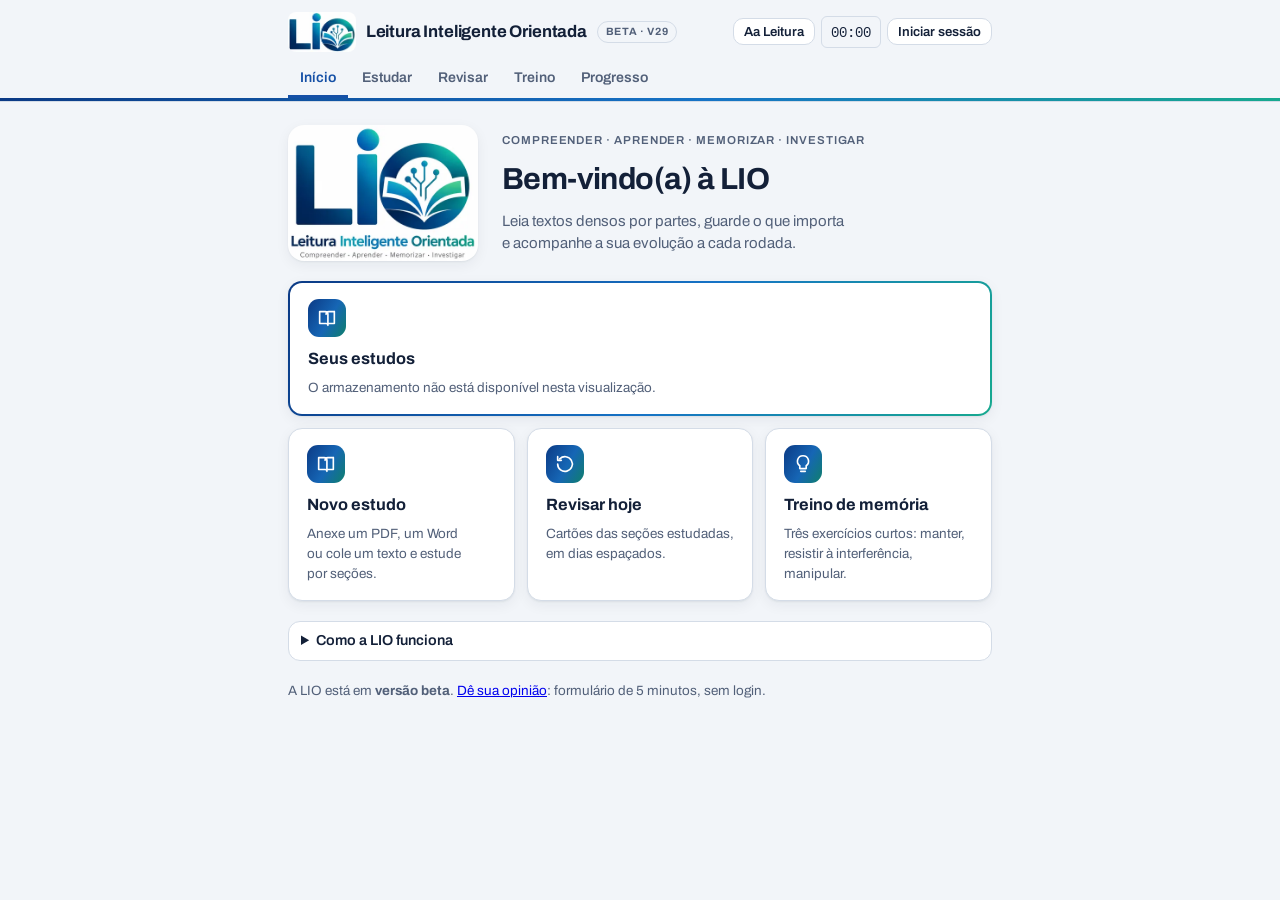
<file: fonte/base/lio-e.html>
<!doctype html>
<html lang="pt-BR">
<head>
<meta charset="utf-8">
<meta name="viewport" content="width=device-width,initial-scale=1">
<!--
  LIO · Leitura Inteligente Orientada — versão para Claude (artefato do claude.ai)
  Versão 29 (beta) · 14/10/2026 · Especificação comum: não publicada nesta fase (ver DECLARACAO_IA.md)
  Copyright (C) 2026 Joacy Raimundo França
  Licença: GNU Affero General Public License 3.0 ou posterior (AGPL-3.0-or-later), ver LICENSE.
  Co-desenvolvimento humano–IA: concebido, especificado e validado por Joacy Raimundo França;
  código gerado pelo Claude (Anthropic) sob a direção do autor. Ver DECLARACAO_IA.md.
-->
<title>LIO · Leitura Inteligente Orientada</title>
<link rel="preconnect" href="https://fonts.googleapis.com">
<link rel="preconnect" href="https://fonts.gstatic.com" crossorigin>
<link rel="stylesheet" href="https://fonts.googleapis.com/css2?family=Archivo:wght@400;500;600;700&family=Literata:ital,opsz,wght@0,7..72,400;0,7..72,600;1,7..72,400&family=IBM+Plex+Mono:wght@400;500&family=Atkinson+Hyperlegible:wght@400;700&family=Lexend:wght@400;600&display=swap">
<style>
/* Layout: uma coluna de leitura (~68ch) sob cabeçalho fixo com abas; a passagem é o único cartão destacado de cada tela */
:root{
  --bg:#F2F5F9; --surface:#FFFFFF; --ink:#132038; --muted:#526079; --line:#D4DCE7;
  --accent:#1550A6; --accent-ink:#FFFFFF; --accent-soft:#E4EDF9; --accent2:#0F8F7E;
  --grad:linear-gradient(120deg,#0B3A85 0%,#1673C6 55%,#17A98F 100%);
  --mark:#F6DF7C; --ok:#1E8458; --bad:#B9412D;
  --v1:#1550A6; --v2:#A86A12; --v3:#0F8F7E; --v4:#9A3B63;
  --sombra:0 1px 2px rgba(19,32,56,.06),0 4px 14px rgba(19,32,56,.06);
  --f-ui:"Archivo", "Helvetica Neue", Arial, sans-serif;
  --f-read:"Literata", Georgia, "Times New Roman", serif;
  --f-mono:"IBM Plex Mono", ui-monospace, Menlo, monospace;
  --read-size:1.125rem; --read-lh:1.75; --read-ls:0em; --read-w:68ch;
}
@media (prefers-color-scheme: dark){ :root:not([data-theme="light"]){
  --bg:#0C1424; --surface:#131D31; --ink:#E5ECF6; --muted:#9BAAC2; --line:#263552;
  --accent:#78AEF2; --accent-ink:#081224; --accent-soft:#182A4B; --accent2:#4FD1B8;
  --grad:linear-gradient(120deg,#2C64C2 0%,#2B8FE0 55%,#2BC0A3 100%);
  --mark:#5A4C10; --ok:#5CCB94; --bad:#F08A73;
  --v1:#78AEF2; --v2:#E0A84A; --v3:#4FD1B8; --v4:#E08AB0; --sombra:0 1px 2px rgba(0,0,0,.3),0 6px 18px rgba(0,0,0,.25); color-scheme:dark; } }
:root[data-theme="dark"]{
  --bg:#0C1424; --surface:#131D31; --ink:#E5ECF6; --muted:#9BAAC2; --line:#263552;
  --accent:#78AEF2; --accent-ink:#081224; --accent-soft:#182A4B; --accent2:#4FD1B8;
  --grad:linear-gradient(120deg,#2C64C2 0%,#2B8FE0 55%,#2BC0A3 100%);
  --mark:#5A4C10; --ok:#5CCB94; --bad:#F08A73;
  --v1:#78AEF2; --v2:#E0A84A; --v3:#4FD1B8; --v4:#E08AB0; --sombra:0 1px 2px rgba(0,0,0,.3),0 6px 18px rgba(0,0,0,.25); color-scheme:dark; }

*{box-sizing:border-box}
body{margin:0}
[hidden]{display:none!important}
img{max-width:100%}
body{background:var(--bg);color:var(--ink);font-family:var(--f-ui);font-size:15px;line-height:1.5}
.wrap{max-width:46rem;margin:0 auto;padding-inline:16px}
header.top{position:sticky;top:env(safe-area-inset-top,0px);z-index:5;background:var(--bg);border-bottom:1px solid var(--line)}
.bar{display:flex;align-items:center;justify-content:space-between;gap:12px;flex-wrap:wrap;padding-block:12px 8px}
.brand{font-weight:700;font-size:1.05rem;letter-spacing:-.01em;display:flex;align-items:center;gap:10px}
.lio-logo{height:40px;width:auto;border-radius:8px;flex:none}
.lio-hero{width:min(260px,70%);height:auto;border-radius:14px;align-self:flex-start}
.brand small{display:block;font-weight:500;font-size:.72rem;color:var(--muted);letter-spacing:.06em;text-transform:uppercase}
.tools{display:flex;gap:6px;align-items:center;flex-wrap:wrap}
.timer{font-family:var(--f-mono);font-variant-numeric:tabular-nums;font-size:.9rem;padding:4px 8px;border:1px solid var(--line);border-radius:6px;min-width:4.2em;text-align:center}
nav.tabs{display:flex;gap:2px;overflow-x:auto;scrollbar-width:none}
nav.tabs button{flex:0 0 auto;border:0;background:none;color:var(--muted);font:600 .88rem var(--f-ui);padding:10px 12px;border-bottom:3px solid transparent;cursor:pointer}
nav.tabs button[aria-current="true"]{color:var(--ink);border-bottom-color:var(--accent)}
nav.tabs .n{font-family:var(--f-mono);font-weight:500;margin-right:4px;color:var(--accent)}

main{padding-block:24px 64px;display:flex;flex-direction:column;gap:20px}
h1{font-size:1.6rem;line-height:1.2;margin:0;letter-spacing:-.02em;text-wrap:balance}
h2{font-size:1.15rem;margin:0;text-wrap:balance}
p{margin:0}
.lead{color:var(--muted);max-width:62ch}
.eyebrow{font-size:.72rem;font-weight:600;letter-spacing:.08em;text-transform:uppercase;color:var(--muted)}
.stack{display:flex;flex-direction:column;gap:12px}
.row{display:flex;gap:8px;flex-wrap:wrap;align-items:center}

.btn{font:600 .92rem var(--f-ui);border-radius:8px;padding:10px 16px;border:1px solid var(--line);background:var(--surface);color:var(--ink);cursor:pointer}
.btn.primary{background:var(--accent);border-color:var(--accent);color:var(--accent-ink)}
.btn.small{padding:5px 10px;font-size:.82rem}
.btn:disabled{opacity:.45;cursor:not-allowed}
.btn:focus-visible,nav.tabs button:focus-visible,.opt:focus-visible,.chip:focus-visible,input:focus-visible{outline:3px solid var(--accent);outline-offset:2px}

.passage{background:var(--surface);border:1px solid var(--line);border-radius:10px;padding:20px 22px;font-family:var(--f-read);font-size:var(--read-size);line-height:var(--read-lh);letter-spacing:var(--read-ls);max-width:var(--read-w)}
.passage p+p{margin-top:.8em}
.passage .label{font-family:var(--f-ui);font-size:.75rem;font-weight:600;letter-spacing:.06em;text-transform:uppercase;color:var(--muted);margin-bottom:8px;display:block}
.hiddenbox{border:1px dashed var(--line);border-radius:10px;padding:18px 22px;color:var(--muted);font-style:italic;font-family:var(--f-read)}
mark.core{background:var(--mark);color:var(--ink);padding:0 2px;border-radius:2px}
sup.fn{font-family:var(--f-mono);color:var(--accent);font-weight:500}

.q{font-weight:600;font-size:1rem}
.opts{display:flex;flex-direction:column;gap:8px}
.opt{text-align:left;font:400 1rem/1.45 var(--f-read);padding:12px 14px;border-radius:8px;border:1px solid var(--line);background:var(--surface);color:var(--ink);cursor:pointer}
.opt:hover:not(:disabled){border-color:var(--accent)}
.opt.right{border-color:var(--ok);box-shadow:inset 4px 0 0 var(--ok)}
.opt.wrong{border-color:var(--bad);box-shadow:inset 4px 0 0 var(--bad)}
.opt:disabled{cursor:default}
.fb{font-size:.95rem;padding:12px 14px;border-radius:8px;background:var(--accent-soft)}
.fb b.ok{color:var(--ok)} .fb b.bad{color:var(--bad)}

.field label{display:block;font-size:.82rem;font-weight:600;color:var(--muted);margin-bottom:4px}
.field select{width:100%;font:1rem var(--f-ui);padding:10px 12px;border-radius:8px;border:1px solid var(--line);background:var(--surface);color:var(--ink)}
.field input{width:100%;font:1rem var(--f-read);padding:10px 12px;border-radius:8px;border:1px solid var(--line);background:var(--surface);color:var(--ink)}

.choices{display:grid;grid-template-columns:repeat(auto-fit,minmax(13rem,1fr));gap:10px}
.choice{text-align:left;border:1px solid var(--line);border-radius:10px;padding:14px;background:var(--surface);color:var(--ink);cursor:pointer;font:inherit;display:flex;flex-direction:column;gap:4px;min-width:0}
.choice[aria-pressed="true"]{border-color:var(--accent);box-shadow:0 0 0 2px var(--accent) inset}
.choice b{font-size:.95rem} .choice span{font-size:.84rem;color:var(--muted)}

.subtabs{display:flex;gap:6px;flex-wrap:wrap}
.chip{border:1px solid var(--line);background:var(--surface);color:var(--ink);border-radius:999px;padding:6px 12px;font:600 .84rem var(--f-ui);cursor:pointer}
.chip[aria-pressed="true"]{background:var(--ink);color:var(--bg);border-color:var(--ink)}

.steps{display:flex;gap:4px;flex-wrap:wrap}
.steps i{width:22px;height:6px;border-radius:3px;background:var(--line)}
.steps i.done{background:var(--accent)} .steps i.now{background:var(--ink)}
.steps.nav{gap:2px;align-items:center}
.steps.nav button{border:0;background:none;padding:9px 1px;margin:0;cursor:pointer;display:inline-flex;border-radius:4px}
.steps.nav button i{transition:height .12s}
.steps.nav button:hover i,.steps.nav button:focus-visible i{height:10px}
.steps.nav button:focus-visible{outline:2px solid var(--accent);outline-offset:1px}
.steps.nav button.fim i{width:12px;border-radius:50%;height:12px;background:none;border:2px solid var(--line)}
.steps.nav button.fim.now i{border-color:var(--ink)}
.navpar{display:flex;align-items:center;gap:8px;flex-wrap:wrap}
.navpar .note{margin:0}
.secinteira .sh{font-family:var(--f-ui);font-weight:700;font-size:1rem;margin:1.2em 0 .4em}
.secinteira .pgsep{display:block;font-family:var(--f-ui);font-size:.72rem;font-weight:600;letter-spacing:.06em;text-transform:uppercase;color:var(--muted);margin:1.1em 0 .4em;border-top:1px dashed var(--line);padding-top:.5em}
.secinteira .sp{margin:0 0 .8em;padding:4px 8px;margin-left:-8px;margin-right:-8px;border-radius:6px;cursor:pointer;border-left:3px solid transparent}
.secinteira .sp:hover{background:var(--accent-soft)}
.secinteira .sp.atual{background:var(--accent-soft);border-left-color:var(--accent)}
.secinteira .sp.q{padding-left:2em}
.secinteira .sp .pn{font-family:var(--f-ui);font-size:.7rem;font-weight:700;color:var(--muted);margin-right:6px}
.secinteira .sp .ok{font-family:var(--f-ui);font-size:.7rem;color:var(--accent);margin-left:4px}

.orderlist{list-style:none;margin:0;padding:0;display:flex;flex-direction:column;gap:8px}
.orderlist li{display:flex;gap:10px;align-items:flex-start;border:1px solid var(--line);border-radius:8px;padding:10px 12px;background:var(--surface)}
.orderlist .txt{flex:1;min-width:0;font-family:var(--f-read);line-height:1.5}
.orderlist .pos{font-family:var(--f-mono);color:var(--muted);min-width:1.4em}
.orderlist .mv{display:flex;flex-direction:column;gap:4px}
.orderlist li.right{border-color:var(--ok)} .orderlist li.wrong{border-color:var(--bad)}
.yr{font-family:var(--f-mono);font-weight:500;color:var(--accent);margin-right:6px}

.claim{border-top:1px solid var(--line);padding-block:12px;display:flex;flex-direction:column;gap:8px}
.claim .t{font-family:var(--f-read)}
.claim .res{font-size:.88rem}
.v-autor{--vc:var(--v1)} .v-b{--vc:var(--v2)} .v-c{--vc:var(--v3)} .v-d{--vc:var(--v4)}
.seg{background:color-mix(in srgb,var(--vc) 16%,transparent);border-bottom:2px solid var(--vc)}
.legend{display:flex;gap:12px;flex-wrap:wrap;font-size:.82rem}
.legend span::before{content:"";display:inline-block;width:10px;height:10px;border-radius:2px;background:var(--vc);margin-right:6px;vertical-align:-1px}

.roles{display:flex;gap:4px;flex-wrap:wrap}
.roles .chip{font-size:.78rem;padding:4px 10px}

table{border-collapse:collapse;width:100%;font-size:.9rem}
.tbl{overflow-x:auto}
th,td{text-align:left;padding:8px 10px;border-bottom:1px solid var(--line);vertical-align:top}
th{font-size:.75rem;letter-spacing:.06em;text-transform:uppercase;color:var(--muted);font-weight:600}
td.num{font-family:var(--f-mono);font-variant-numeric:tabular-nums}
.pill{display:inline-block;font-size:.75rem;font-weight:600;padding:2px 8px;border-radius:999px;border:1px solid currentColor}
.pill.up{color:var(--ok)} .pill.keep{color:var(--muted)} .pill.down{color:var(--bad)}
.banner{background:var(--mark);color:var(--ink);padding:10px 16px;font-weight:600;font-size:.9rem}
.note{font-size:.84rem;color:var(--muted)}
.score{font-family:var(--f-mono);font-size:2.2rem;font-weight:500;font-variant-numeric:tabular-nums}
@media (prefers-reduced-motion:no-preference){.opt,.btn,.chip{transition:border-color .15s,background .15s}}

/* ---- Estudo ---- */
.linkbtn{background:none;border:0;padding:0;color:var(--accent);font:600 .88rem var(--f-ui);cursor:pointer;align-self:flex-start}
.linkbtn:focus-visible{outline:3px solid var(--accent);outline-offset:2px}
.drop{display:flex;flex-direction:column;align-items:center;gap:6px;border:2px dashed var(--line);border-radius:12px;padding:36px 16px;text-align:center;cursor:pointer;background:var(--surface)}
.drop.over,.drop:hover{border-color:var(--accent)}
.drop b{font-size:1.05rem}
.studyrow{display:flex;justify-content:space-between;gap:12px;flex-wrap:wrap;align-items:center;padding-block:14px;border-top:1px solid var(--line)}
.sr-main{display:flex;flex-direction:column;gap:2px;min-width:0;flex:1 1 16rem}
.sr-main b{font-size:1rem}
.panel{border:1px solid var(--accent);border-radius:10px;padding:14px 16px;display:flex;flex-direction:column;gap:10px;background:var(--accent-soft)}
textarea{width:100%;font:.95rem/1.55 var(--f-read);padding:10px 12px;border-radius:8px;border:1px solid var(--line);background:var(--surface);color:var(--ink);min-height:8rem;resize:vertical}
textarea:focus-visible{outline:3px solid var(--accent);outline-offset:2px}
.field textarea{min-height:6rem}
.grid2{display:grid;grid-template-columns:repeat(auto-fit,minmax(9rem,1fr));gap:10px}
.passage.q{border-left:4px solid var(--v3);font-style:italic}
.subtitle{font-family:var(--f-ui);font-weight:700;font-size:.95rem;color:var(--muted)}
.skel{list-style:none;padding:0;margin:0;display:flex;flex-direction:column;gap:10px;font-family:var(--f-read);max-width:68ch}
.skel .sk-h{font-family:var(--f-ui);font-weight:700;margin-top:6px}
.pgref{font-family:var(--f-mono);font-size:.76rem;color:var(--muted);margin-right:6px;white-space:nowrap}
details{border:1px solid var(--line);border-radius:8px;padding:8px 12px;background:var(--surface)}
summary{cursor:pointer;font-weight:600;font-size:.9rem}
details[open] summary{margin-bottom:8px}
details .note-t{font-family:var(--f-read);font-size:.92rem;line-height:1.55}
details .note-t+.note-t{margin-top:6px}
#toast{position:fixed;left:50%;transform:translateX(-50%);bottom:calc(16px + env(safe-area-inset-bottom,0px));background:var(--ink);color:var(--bg);padding:10px 16px;border-radius:8px;max-width:calc(100% - 32px);z-index:10;font-size:.9rem;box-shadow:0 4px 16px rgba(0,0,0,.2)}
.pill.prog{color:var(--accent)}
.relcards{display:grid;grid-template-columns:repeat(auto-fit,minmax(14rem,1fr));gap:10px}
.relcard{border:1px solid var(--line);border-radius:10px;padding:12px 14px;background:var(--surface);display:flex;flex-direction:column;gap:6px;min-width:0}
.relcard p{font-family:var(--f-read);font-size:.95rem}
.resumo{margin:0;padding-left:1.4em;display:flex;flex-direction:column;gap:6px;font-family:var(--f-read)}
.argview{display:flex;flex-direction:column;gap:10px}
.argview .role{font-size:.72rem;font-weight:600;letter-spacing:.07em;text-transform:uppercase;color:var(--muted)}
.argview p{font-family:var(--f-read)}
.gloss{list-style:none;margin:0;padding:0;display:flex;flex-direction:column;gap:8px}
.gloss li{display:flex;gap:10px;align-items:flex-start;border-top:1px solid var(--line);padding-top:8px}
.gloss .gt{flex:1;min-width:0;font-family:var(--f-read)}
.fich{background:var(--surface);border:1px solid var(--line);border-radius:10px;padding:20px 22px;font-family:var(--f-read);line-height:1.6;max-width:72ch;display:flex;flex-direction:column;gap:10px}
.fich h2{font-family:var(--f-ui);font-size:1.1rem;margin-top:14px}
.fich h3{font-family:var(--f-ui);font-size:.8rem;letter-spacing:.07em;text-transform:uppercase;color:var(--muted);margin:8px 0 0}
.fich ul{margin:0;padding-left:1.3em;display:flex;flex-direction:column;gap:4px}
.spin{display:inline-block;width:12px;height:12px;border:2px solid var(--line);border-top-color:var(--accent);border-radius:50%;vertical-align:-1px;margin-right:6px}
@media (prefers-reduced-motion:no-preference){.spin{animation:sp 0.9s linear infinite}}
@keyframes sp{to{transform:rotate(360deg)}}
/* ---- Leitura acessível, revisão ---- */
:root[data-paleta="sepia"][data-paleta]{--bg:#F2EADA;--surface:#FBF6EB;--ink:#3A2E21;--muted:#6B5D4B;--line:#DACCB3;--accent:#76571C;--accent-ink:#FFFFFF;--accent-soft:#EEE2CA;--mark:#F0D27B;--ok:#4B772C;--bad:#A13F28;color-scheme:light}
:root[data-paleta="contraste"][data-paleta]{--bg:#FFFFFF;--surface:#FFFFFF;--ink:#000000;--muted:#1A1A1A;--line:#000000;--accent:#0030C0;--accent-ink:#FFFFFF;--accent-soft:#E3EAFF;--mark:#FFE600;--ok:#00661C;--bad:#B00000;color-scheme:light}
:root[data-paleta="contraste-escuro"][data-paleta]{--bg:#000000;--surface:#0A0A0A;--ink:#FFFFFF;--muted:#E8E8E8;--line:#FFFFFF;--accent:#80D4FF;--accent-ink:#000000;--accent-soft:#0B2A3A;--mark:#6E5F00;--ok:#5CFF8A;--bad:#FF8A80;color-scheme:dark}
.pnl{border-top:1px solid var(--line);background:var(--bg);max-height:70vh;overflow:auto}
.pnl .wrap{padding-block:14px 18px;display:flex;flex-direction:column;gap:14px}
.pnl-head{display:flex;justify-content:space-between;align-items:center;gap:12px}
.pnl-grid{display:grid;grid-template-columns:repeat(auto-fit,minmax(15rem,1fr));gap:14px}
.pnl-item{display:flex;flex-direction:column;gap:6px;min-width:0}
.pnl-lbl{font-size:.78rem;font-weight:600;letter-spacing:.05em;text-transform:uppercase;color:var(--muted)}
.pbar{display:flex;gap:6px;flex-wrap:wrap;margin-bottom:10px;font-style:normal;letter-spacing:normal}
::highlight(lendo){background-color:var(--mark);color:var(--ink)}
.passage.foco{color:color-mix(in srgb,var(--ink) 40%,var(--surface))}
::highlight(foco){color:var(--ink);background-color:color-mix(in srgb,var(--mark) 55%,transparent)}
.passage.cartao blockquote{margin:8px 0 0;padding-left:12px;border-left:3px solid var(--accent);font-style:italic}
.passage.cartao.verso{border-color:var(--accent)}
.stat{border:1px solid var(--line);border-radius:10px;padding:12px 16px;background:var(--surface);display:flex;flex-direction:column;gap:2px}
.notas{display:grid;grid-template-columns:repeat(auto-fit,minmax(10rem,1fr));gap:8px}
.notas .btn{display:flex;flex-direction:column;align-items:flex-start;gap:2px;text-align:left}
.notas .btn small{font-weight:400;font-size:.78rem;opacity:.85}
.panel.apoio{border-color:var(--v3);background:color-mix(in srgb,var(--v3) 8%,var(--surface))}

.edg{background:var(--surface)}
.edg>summary{font-size:1rem}
.edit{border-top:1px solid var(--line);padding-block:12px;display:flex;flex-direction:column;gap:8px}
.edit.off{opacity:.45}
.edit .inc{display:flex;gap:6px;align-items:center;font-size:.85rem;font-weight:600}
.ed{display:flex;flex-direction:column;gap:3px;font-size:.78rem;color:var(--muted)}
.ed input,.ed select,.ed textarea{font:.95rem var(--f-read);color:var(--ink);background:var(--bg);border:1px solid var(--line);border-radius:6px;padding:7px 10px;min-height:0;width:100%}
.ed textarea{min-height:3.2rem}
.banner.live{background:var(--accent-soft);color:var(--ink);border-bottom:1px solid var(--accent)}
.banner .wrap.row{gap:8px;align-items:center;padding-block:2px}
.dot{display:inline-block;width:9px;height:9px;border-radius:50%;background:var(--ok);margin-right:6px;vertical-align:1px}
.skip{position:absolute;left:-999px;top:0;background:var(--ink);color:var(--bg);padding:8px 12px;z-index:20}
.skip:focus{left:16px;top:8px}

/* ---- Refinamento visual LIO ---- */
body{background:var(--bg)}
header.top{border-bottom:0;box-shadow:0 1px 0 var(--line)}
header.top::after{content:"";display:block;height:3px;background:var(--grad)}
.brand-t{font-weight:700;letter-spacing:-.01em}
.lio-logo{background:#fff}
nav.tabs .ti{display:none}
nav.tabs button{border-radius:8px 8px 0 0}
nav.tabs button:hover{color:var(--ink)}
nav.tabs button[aria-current="true"]{color:var(--accent);border-bottom-color:var(--accent)}
.btn{border-radius:10px;transition:background .15s,border-color .15s,box-shadow .15s,transform .05s}
.btn:hover:not(:disabled){border-color:var(--accent)}
.btn.primary{box-shadow:0 1px 2px rgba(11,58,133,.25)}
.btn.primary:hover:not(:disabled){filter:brightness(1.08)}
.btn:active:not(:disabled){transform:translateY(1px)}
.btn:disabled{opacity:.5}
.linkbtn{color:var(--accent)}
.linkbtn.sutil{font-weight:500;color:var(--muted);text-decoration:underline;text-underline-offset:3px;text-decoration-color:var(--line)}
.linkbtn.sutil:hover{color:var(--ink)}
.passage,.stat,.relcard,.fich,details,.tbl{border-radius:12px}
.passage,.stat,.relcard,.fich{box-shadow:var(--sombra)}
.panel{border-radius:12px}
.chip{transition:background .15s,border-color .15s}
.chip:hover{border-color:var(--accent)}
.chip[aria-pressed="true"]{background:var(--accent);border-color:var(--accent);color:var(--accent-ink)}
.trilha{flex-wrap:nowrap;overflow-x:auto;scrollbar-width:thin;padding-bottom:4px}
.trilha .chip{flex:0 0 auto;display:inline-flex;align-items:center;gap:6px}
.trilha .pn{display:inline-grid;place-items:center;min-width:1.25rem;height:1.25rem;border-radius:50%;background:var(--accent-soft);color:var(--accent);font:700 .7rem var(--f-ui)}
.trilha .chip.feito{border-color:var(--ok)}
.trilha .chip.feito .pn{background:var(--ok);color:#fff}
.trilha .chip[aria-pressed="true"] .pn{background:var(--accent-ink);color:var(--accent)}
.vazio{display:flex;gap:12px;align-items:flex-start;border:1px solid var(--line);background:var(--surface);border-radius:12px;padding:16px 18px;color:var(--muted)}
.vazio .vz-i{flex:none;width:26px;height:26px;border-radius:50%;border:3px solid var(--accent2);opacity:.8}
.vazio p{margin:2px 0 0}
.hero{display:grid;grid-template-columns:auto 1fr;gap:24px;align-items:center}
.lio-hero{width:190px;max-width:100%;height:auto;border-radius:16px;box-shadow:var(--sombra);background:#fff}
.hero-t h1{font-size:1.9rem}
.hcards{display:grid;grid-template-columns:repeat(auto-fit,minmax(14rem,1fr));gap:12px}
.hcard{position:relative;text-align:left;display:flex;flex-direction:column;gap:6px;padding:16px 18px;border:1px solid var(--line);border-radius:14px;background:var(--surface);color:var(--ink);font:inherit;cursor:pointer;box-shadow:var(--sombra);transition:border-color .15s,transform .15s;min-width:0}
button.hcard:hover{border-color:var(--accent);transform:translateY(-2px)}
button.hcard:focus-visible{outline:3px solid var(--accent);outline-offset:2px}
.hcard b{font-size:1.02rem}
.hcard[hidden]{display:none}
.hcard.destaque{grid-column:1 / -1;cursor:default;border:2px solid transparent;background:linear-gradient(var(--surface),var(--surface)) padding-box,var(--grad) border-box}
.hc-t{font-size:1.25rem!important;font-family:var(--f-read)}
.hc-i{display:inline-grid;place-items:center;width:38px;height:38px;border-radius:11px;background:var(--grad);color:#fff;margin-bottom:4px}
.hc-i .ic{width:22px;height:22px}
.hc-n{font:800 1.05rem var(--f-ui)}
.meter{height:8px;border-radius:999px;background:var(--accent-soft);overflow:hidden}
.meter i{display:block;height:100%;background:var(--grad);border-radius:inherit}
.comofunc{background:var(--surface)}
.cele{display:flex;gap:12px;align-items:center;padding:14px 16px;border-radius:14px;background:var(--accent-soft);border:1px solid var(--accent)}
.cele-i{flex:none;display:grid;place-items:center;width:40px;height:40px;border-radius:50%;background:var(--grad);color:#fff;font:800 1.2rem var(--f-ui)}
body .mfab{background:var(--grad)}
@media (prefers-reduced-motion:no-preference){
 main>*{animation:entra .28s ease-out both}
 @keyframes entra{from{opacity:0;transform:translateY(6px)}}
 .cele{animation:pop .45s cubic-bezier(.2,1.4,.4,1) both}
 @keyframes pop{from{opacity:0;transform:scale(.94)}}}
@media (max-width:720px){
 .brand-t,.so-desk,#clockBtn{display:none}
 .bar{padding-block:8px;flex-wrap:nowrap}
 .lio-logo{height:34px}
 nav.tabs{position:fixed;left:0;right:0;bottom:0;z-index:20;justify-content:space-around;gap:0;background:var(--surface);border-top:1px solid var(--line);padding:4px 2px calc(4px + env(safe-area-inset-bottom,0px));box-shadow:0 -4px 16px rgba(0,0,0,.06)}
 nav.tabs button{flex:1 1 0;display:flex;flex-direction:column;align-items:center;gap:2px;padding:6px 2px;border-bottom:0;border-radius:10px;font-size:.68rem;min-width:0}
 nav.tabs .ti{display:block;width:22px;height:22px}
 nav.tabs .tl{white-space:nowrap;overflow:hidden;text-overflow:ellipsis;max-width:100%}
 nav.tabs button[aria-current="true"]{background:var(--accent-soft)}
 main{padding-bottom:140px}
 .hero{grid-template-columns:1fr;gap:14px}
 .lio-hero{width:150px}
 .hero-t h1{font-size:1.55rem}
 body .mfab{bottom:calc(76px + env(safe-area-inset-bottom,0px));padding:12px 14px}
 body .mfab .mfl{display:none}
 body .mtoast{bottom:calc(136px + env(safe-area-inset-bottom,0px))}
 #toast{bottom:calc(80px + env(safe-area-inset-bottom,0px))}
}
/* ---- Rodadas ---- */
.rgraf{margin:0;display:flex;flex-direction:column;gap:4px;max-width:440px}
.rgraf svg{width:100%;height:auto;display:block}
.rg-l{stroke:var(--line);stroke-width:1}.rg-t{font:9px var(--f-ui);fill:var(--muted)}
polyline.rg-comp{stroke:var(--accent);stroke-width:2.5}circle.rg-comp{fill:var(--accent)}
polyline.rg-cal{stroke:var(--v3);stroke-width:2;stroke-dasharray:5 4}circle.rg-cal{fill:var(--v3)}
.rg-k{display:inline-block;width:18px;height:0;border-top:3px solid var(--accent);vertical-align:middle;margin:0 4px 0 10px}.rg-k.rg-kc{margin-left:0}.rg-k.rg-kl{border-top:2px dashed var(--v3)}
/* ---- Mensagens (painel flutuante) ---- */
.mpainel[hidden],.mapp [hidden],.mbadge[hidden],.mtoast[hidden],.mfab[hidden]{display:none!important}
main{padding-bottom:96px}
.mfab{position:fixed;right:16px;bottom:calc(16px + env(safe-area-inset-bottom,0px));z-index:12;display:inline-flex;align-items:center;gap:6px;border:0;border-radius:999px;padding:11px 16px;background:var(--accent);color:var(--accent-ink);font:700 .9rem var(--f-ui);box-shadow:0 6px 20px rgba(0,0,0,.22);cursor:pointer}
.mfab:focus-visible{outline:3px solid var(--ink);outline-offset:2px}
.mbadge{display:inline-grid;place-items:center;min-width:1.35rem;height:1.35rem;padding:0 5px;border-radius:999px;background:var(--bad);color:#fff;font:700 .72rem var(--f-ui);font-variant-numeric:tabular-nums}
.mpainel{position:fixed;right:16px;bottom:calc(72px + env(safe-area-inset-bottom,0px));z-index:12;width:min(380px,calc(100vw - 32px));height:min(560px,calc(100vh - 140px));display:flex;flex-direction:column;background:var(--surface);color:var(--ink);border:1px solid var(--line);border-radius:14px;box-shadow:0 12px 40px rgba(0,0,0,.25);overflow:hidden}
.mpainel.larga{width:min(760px,calc(100vw - 32px))}
.mtopo{display:flex;justify-content:space-between;align-items:center;gap:8px;padding:8px 10px 8px 14px;border-bottom:1px solid var(--line);background:var(--bg)}
.mtopo b{display:block;font-size:.95rem}.mtopo .note{display:block;font-size:.74rem}
.mapp{flex:1;min-height:0;display:grid;grid-template-columns:1fr;background:var(--surface)}
.mapp.duas{grid-template-columns:14rem 1fr}
.mapp:not(.duas).aberta .mlado{display:none}.mapp:not(.duas):not(.aberta) .mconv{display:none}
.mlado{background:var(--bg);border-right:1px solid var(--line);min-height:0;display:flex;flex-direction:column}
.mlist{overflow-y:auto;flex:1;padding:4px 6px 12px;display:flex;flex-direction:column;gap:2px}
.msec{font-size:.68rem;text-transform:uppercase;letter-spacing:.08em;color:var(--muted);padding:12px 8px 4px;font-weight:700}
.mnote{margin:2px 8px 6px}
.mitem{display:grid;grid-template-columns:34px 1fr auto;gap:8px;align-items:center;padding:7px;border-radius:10px;border:0;background:none;color:inherit;font:inherit;text-align:left;cursor:pointer;width:100%}
.mitem:hover{background:var(--surface)}.mitem[aria-current="true"]{background:var(--surface);box-shadow:inset 3px 0 0 var(--accent)}
.mitem:focus-visible,.mform textarea:focus-visible,.mtoast:focus-visible{outline:3px solid var(--accent);outline-offset:2px}
.mav{width:34px;height:34px;border-radius:50%;position:relative;flex:none}
.mav img{width:100%;height:100%;border-radius:50%;display:block}
.mav .mon{position:absolute;right:-1px;bottom:-1px;width:10px;height:10px;border-radius:50%;background:var(--ok);border:2px solid var(--bg)}
.mav.turma{display:grid;place-items:center;background:var(--accent);color:var(--accent-ink);font-weight:700}
.mmeta{min-width:0}.mmeta b{display:block;font-size:.92rem;white-space:nowrap;overflow:hidden;text-overflow:ellipsis}
.mmeta span{display:block;color:var(--muted);font-size:.8rem;white-space:nowrap;overflow:hidden;text-overflow:ellipsis}
.mtag{font-size:.66rem;font-weight:700;color:var(--accent);border:1px solid currentColor;border-radius:4px;padding:0 4px;margin-left:6px;vertical-align:1px;display:inline!important}
.mpill{background:var(--bad);color:#fff;font-size:.72rem;font-weight:700;min-width:1.35rem;height:1.35rem;border-radius:999px;display:grid;place-items:center;padding:0 5px;font-variant-numeric:tabular-nums}
.mconv{display:flex;flex-direction:column;min-height:0;min-width:0}
.mhead{display:flex;align-items:center;gap:10px;padding:8px 12px;border-bottom:1px solid var(--line)}
.mht{min-width:0}.mht h2{font-size:.98rem;white-space:nowrap;overflow:hidden;text-overflow:ellipsis}
.mback{display:none}.mapp:not(.duas) .mback{display:block}
.mchamar{margin-left:auto;flex:none}
.mbox{flex:1;overflow-y:auto;padding:10px 12px;display:flex;flex-direction:column;gap:2px}
.mdia{align-self:center;font-size:.74rem;color:var(--muted);background:var(--bg);border-radius:10px;padding:2px 10px;margin:10px 0 6px}
.mrow{display:flex;gap:8px;align-items:flex-end;max-width:86%}.mrow.gap{margin-top:8px}
.mrow.eu{align-self:flex-end;flex-direction:row-reverse}
.mrow .mav{width:26px;height:26px}.mesp{width:26px;flex:none}
.mbub{background:var(--bg);border:1px solid var(--line);border-radius:14px;padding:6px 10px;min-width:0;overflow-wrap:anywhere;white-space:pre-wrap;font-family:var(--f-read);font-size:.93rem;line-height:1.45}
.mrow.eu .mbub{background:var(--accent-soft);border-color:transparent}
.mquem{display:block;font:700 .74rem var(--f-ui);color:var(--accent);margin-bottom:1px}
.mctx{display:block;font:italic .72rem var(--f-ui);color:var(--muted);margin-top:3px;white-space:normal}
.mbub time{float:right;font:.68rem var(--f-mono);color:var(--muted);margin:6px 0 -4px 10px}
.mvista{align-self:flex-end;font-size:.74rem;color:var(--muted);margin:2px 4px 0}
.mvazio{margin:auto;text-align:center;color:var(--muted);max-width:32ch}.mvazio b{display:block;color:var(--ink);margin-bottom:4px}
.mtyp{min-height:18px;padding:0 12px;font-size:.78rem;color:var(--muted);font-style:italic}
.mctxbar{display:flex;gap:8px;justify-content:space-between;align-items:baseline;padding:2px 12px 0;font-size:.75rem;color:var(--muted)}
.mctxbar span{min-width:0;overflow:hidden;text-overflow:ellipsis;white-space:nowrap}.mctxbar .linkbtn{font-size:.75rem;flex:none}
.mform{display:flex;gap:8px;padding:6px 12px 10px;align-items:flex-end}
.mform textarea{flex:1;min-height:0;resize:none;border-radius:12px;padding:8px 12px;max-height:140px;min-width:0;background:var(--bg);font-family:var(--f-ui)}
.mro{padding:10px 12px;border-top:1px solid var(--line)}
.mtoast{position:fixed;right:16px;bottom:calc(72px + env(safe-area-inset-bottom,0px));z-index:13;background:var(--ink);color:var(--bg);border:0;font:inherit;text-align:left;border-radius:12px;padding:10px 14px;max-width:min(340px,calc(100% - 32px));box-shadow:0 6px 24px rgba(0,0,0,.25);cursor:pointer}
.mtoast b{display:block;font-size:.8rem}.mtoast span{display:block;font-size:.9rem;white-space:nowrap;overflow:hidden;text-overflow:ellipsis}
@media (max-width:720px){.mpainel{left:0;right:0;bottom:0;width:100%;height:min(82vh,640px);border-radius:14px 14px 0 0;border-bottom:0}.mpainel:not([hidden]) ~ .mfab{display:none}}
@media print{.mfab,.mpainel,.mtoast{display:none!important}}
/* ---- Auditoria de layout (v22): medida, quebras, áreas de toque, contraste ---- */
:root{--measure:36em;--grad-ink:linear-gradient(120deg,#0B3A85 0%,#1666B5 55%,#0F7F6C 100%)}
/* quebras: sem palavra sozinha na última linha; títulos curtos equilibrados */
p,li,dd,figcaption,label,summary,.note,.lead,.mbub{text-wrap:pretty}
.eyebrow,.hcard b,th,.btn,.chip,.linkbtn{text-wrap:balance}
/* medida de leitura do texto de interface: cerca de 75 caracteres por linha */
.lead,main p.note,.pnl p.note,main p:not([class]):not(.passage p):not(.fich p):not(.relcard p):not(.argview p){max-width:var(--measure)}
.lead,.drop .note,.vazio p{text-wrap:balance}
.skel{max-width:min(62ch,100%)}
/* links de voltar: texto alinhado à esquerda quando quebra e área de clique maior sem mudar o espaço */
.linkbtn{text-align:left;padding-block:4px;margin-block:-4px}
/* detalhes: a linha do resumo inteira é clicável, com o mesmo desenho */
details{padding:0 12px}
summary{padding-block:8px}
details[open]{padding-bottom:8px}
details[open] summary{margin-bottom:0}
/* caixas de seleção alinhadas ao texto */
.chk{display:flex;gap:10px;align-items:flex-start;cursor:pointer;min-height:24px}
.chk>input{flex:none;width:1.05rem;height:1.05rem;margin:.18em 0 0;accent-color:var(--accent)}
.chk>span{min-width:0}
label.btn{display:inline-flex;align-items:center;justify-content:center}
/* índices da rodada: três colunas iguais, ou uma por linha no celular */
.grid2.g3{grid-template-columns:repeat(3,minmax(0,1fr))}
.rg-leg{display:flex;flex-wrap:wrap;gap:4px 14px}.rg-leg>span{white-space:nowrap}.rg-leg .rg-k{margin-left:0}
/* contraste: texto branco só sobre fundos escuros o bastante, nos dois temas */
.hc-i,.cele-i{background:var(--grad-ink)}
body .mfab{background:var(--grad-ink);color:#fff}
.trilha .chip.feito:not([aria-pressed="true"]) .pn{color:var(--accent-ink)}
.mbadge,.mpill{color:var(--surface)}
/* mensagens: voltar alinhado ao cabeçalho; contexto em até duas linhas */
.mhead .linkbtn{align-self:center}
.mctx{display:-webkit-box;-webkit-line-clamp:2;-webkit-box-orient:vertical;overflow:hidden}
/* trilha de etapas: quebra em linhas no computador; no celular rola com um esmaecido na borda */
@media (min-width:721px){.trilha{flex-wrap:wrap;overflow:visible}}
@media (max-width:720px){.trilha{-webkit-mask-image:linear-gradient(90deg,#000 calc(100% - 28px),transparent);mask-image:linear-gradient(90deg,#000 calc(100% - 28px),transparent);padding-right:24px}}
@media (max-width:520px){.grid2.g3{grid-template-columns:1fr}}
/* toque: alvos de pelo menos 44 px no celular e em telas de toque */
@media (max-width:720px),(pointer:coarse){
 .btn,.chip,.field input,.field select,.mform textarea{min-height:44px}
 .btn{min-width:44px}
 .linkbtn{padding-block:14px;margin-block:-14px}
 summary{padding-block:11px}
 .chk{min-height:44px;padding-block:10px}
 body .mfab{min-width:48px;min-height:48px;justify-content:center}
}
/* celular: o fim da página fica acima da barra inferior e do botão de mensagens */
@media (max-width:720px){main{padding-bottom:calc(150px + env(safe-area-inset-bottom,0px))}}

/* marcador inteligente: localização da ideia (v25) */
:root{--mk-u:#FDE68A;--mk-a:#BBF7D0;--mk-a-l:#15803D;--mk-b:#BFDBFE;--mk-b-l:#1D4ED8}
@media (prefers-color-scheme: dark){:root:not([data-theme="light"]){--mk-u:#6B5A12;--mk-a:#14532D;--mk-a-l:#4ADE80;--mk-b:#1E3A8A;--mk-b-l:#93C5FD}}
:root[data-theme="dark"]{--mk-u:#6B5A12;--mk-a:#14532D;--mk-a-l:#4ADE80;--mk-b:#1E3A8A;--mk-b-l:#93C5FD}
a.beta-tag{text-decoration:none}a.beta-tag:hover{color:var(--accent);border-color:var(--accent)}
.beta-tag{font-size:.66rem;font-weight:700;letter-spacing:.06em;text-transform:uppercase;padding:2px 8px;border-radius:999px;border:1px solid var(--line);color:var(--muted);white-space:nowrap;flex:none}
.passage .w{border-radius:3px;cursor:pointer;-webkit-tap-highlight-color:transparent}
.passage .w.mu{background:var(--mk-u)}
.passage .w.ma{background:var(--mk-a);box-shadow:inset 0 -2px 0 var(--mk-a-l)}
.passage .w.mb{background:var(--mk-b);box-shadow:inset 0 -3px 0 var(--mk-b-l);font-weight:600}
.mk-leg{display:flex;flex-wrap:wrap;gap:6px 16px;font-size:.82rem;color:var(--muted);align-items:center}
.mk-leg i{display:inline-block;width:1.2em;height:.85em;border-radius:2px;vertical-align:-1px;margin-right:5px}
.mk-leg .lb-u{background:var(--mk-u)}.mk-leg .lb-a{background:var(--mk-a);box-shadow:inset 0 -2px 0 var(--mk-a-l)}.mk-leg .lb-b{background:var(--mk-b);box-shadow:inset 0 -3px 0 var(--mk-b-l)}
.loc{font-variant-numeric:tabular-nums}
</style>
</head>
<body>
<a class="skip" href="#main">Pular para o conteúdo</a>
<header class="top">
  <div class="wrap">
    <div class="bar">
      <div class="brand"><img class="lio-logo" src="[data-uri]" alt="LIO" width="68" height="40"><span class="brand-t">Leitura Inteligente Orientada</span><a class="beta-tag" href="https://docs.google.com/forms/d/e/1FAIpQLSfgBYt45TQsZMBL3DV7KHX-LgpnLY-RDb17_6ggDfYdwDai4Q/viewform" target="_blank" rel="noopener" title="Versão em teste: dê sua opinião">beta · v29</a></div>
      <div class="tools">
        <button class="btn small" id="aa" aria-expanded="false" aria-controls="pnl" title="Ajustes de leitura">Aa<span class="so-desk"> Leitura</span></button>
        <span class="timer" id="clock" aria-live="off">00:00</span>
        <button class="btn small" id="clockBtn">Iniciar sessão</button>
      </div>
    </div>
    <nav class="tabs" id="tabs" aria-label="Seções"></nav>
  </div>
  <div class="pnl" id="pnl" hidden role="region" aria-label="Ajustes de leitura"><div class="wrap"></div></div>
  <div class="banner live" id="aulabar" hidden role="status"><div class="wrap row" style="justify-content:space-between"></div></div>
  <div class="banner live" id="avisobar" hidden role="alert"><div class="wrap row" style="justify-content:space-between"></div></div>
  <div class="banner" id="simbar" hidden><div class="wrap row" style="justify-content:space-between">Você está vendo a LIO como um participante, sem IA. <button class="btn small" id="simOff">Voltar ao modo mediador</button></div></div>
  <div class="banner" id="pause" hidden>
    <div class="wrap">20 minutos de leitura. Hora de uma pausa de 5 minutos, longe da tela.</div>
  </div>
</header>
<main class="wrap" id="main"></main>
<div id="toast" role="status" hidden></div>
<button class="mtoast" id="mtoast" type="button" hidden></button>

<script>
/* ---------------- Dados: textos originais escritos para este treino ---------------- */
const TEXTOS=[
{titulo:"Primeiras letras no Império",periodo:"1827 – década de 1890",pars:[
 {t:"A lei de 15 de outubro de 1827 determinou que fossem criadas escolas de primeiras letras em todas as cidades, vilas e lugares mais populosos do Império. O texto legal definia o que se deveria ensinar (ler, escrever, as quatro operações, noções de geometria e a doutrina católica) e indicava o método a ser adotado. Na prática, a distância entre a norma e a realidade foi grande: faltavam professores habilitados, prédios e recursos, e muitas das escolas previstas jamais chegaram a funcionar.",
  ok:"A lei de 1827 criou um programa ambicioso que, na prática, foi pouco cumprido.",
  no:["A lei de 1827 garantiu escolas funcionando em todas as vilas do Império.","A lei de 1827 tratou sobretudo da formação de professores."]},
 {t:"O método indicado era o ensino mútuo, também chamado lancasteriano, em que alunos mais adiantados, os monitores, repassavam lições a grupos de colegas sob a supervisão de um único mestre. A promessa era de economia: um professor poderia atender a dezenas, até centenas, de crianças. Os relatórios das autoridades provinciais nas décadas seguintes, contudo, registram queixas frequentes sobre salas inadequadas, falta de material e monitores despreparados, e o método foi sendo abandonado em favor do ensino simultâneo.",
  ok:"O ensino mútuo prometia economia, mas esbarrou em limites materiais e foi sendo abandonado.",
  no:["O ensino mútuo deu certo porque dispensava o professor.","Os monitores eram professores formados em escolas normais."]},
 {t:"Com o Ato Adicional de 1834, a responsabilidade pela instrução primária e secundária passou às assembleias provinciais, enquanto o governo central manteve o ensino superior e, na Corte, também os demais níveis. Parte da historiografia leu essa descentralização como causa direta da fragilidade da escola elementar no século XIX; estudos mais recentes, baseados em fontes provinciais, matizam esse juízo e mostram iniciativas próprias de várias províncias, ainda que muito desiguais entre si.",
  ok:"A descentralização de 1834 foi vista como causa do atraso, mas estudos recentes relativizam essa leitura.",
  no:["O Ato Adicional centralizou a instrução primária no governo imperial.","A historiografia é unânime em culpar as províncias pelo atraso escolar."]},
 {t:"Nos primeiros anos da República, São Paulo criou os grupos escolares, que reuniam num mesmo prédio várias classes antes dispersas em escolas isoladas. A organização em séries, a divisão do trabalho docente e a arquitetura monumental faziam do grupo escolar uma vitrine do regime: a escola passava a ser também símbolo de modernidade e de ordem. O modelo foi copiado por outros estados nas décadas seguintes, mas conviveu por muito tempo com as escolas isoladas, que continuaram a atender a maior parte da população rural.",
  ok:"O grupo escolar simbolizou a modernidade republicana, mas não substituiu as escolas isoladas.",
  no:["Os grupos escolares eliminaram rapidamente as escolas isoladas.","Os grupos escolares surgiram no Império como escolas rurais."]}
]},
{titulo:"A Escola Nova e o Manifesto de 1932",periodo:"1932 – 1950",pars:[
 {t:"Em 1932, um grupo de intelectuais e educadores, entre eles Fernando de Azevedo, redator do texto, Anísio Teixeira e Lourenço Filho, divulgou o Manifesto dos Pioneiros da Educação Nova. O documento defendia uma escola pública, laica, gratuita e obrigatória, organizada pelo Estado segundo um plano nacional, e propunha que a educação fosse tratada como problema técnico e científico, e não como assunto de improvisação política.",
  ok:"O Manifesto defendia uma escola pública, laica e planejada com base científica.",
  no:["O Manifesto defendia que a Igreja coordenasse a educação nacional.","O Manifesto foi escrito por Anísio Teixeira contra Fernando de Azevedo."]},
 {t:"A reação mais organizada veio de intelectuais católicos, que viam na laicidade e na coeducação dos sexos uma ameaça à formação moral da juventude e à liberdade das famílias. O embate entre católicos e renovadores atravessou a década de 1930, marcou os debates da Constituinte de 1934 e ajudou a definir os limites do que o Estado podia ou não impor às escolas.",
  ok:"Católicos e renovadores disputaram o modelo de escola ao longo dos anos 1930.",
  no:["Os católicos apoiaram a laicidade proposta pelo Manifesto.","O conflito ficou restrito ao ano de 1932."]},
 {t:"Para os renovadores, o centro do processo educativo deixava de ser o programa ou o professor e passava a ser a criança, com seus interesses e fases de desenvolvimento. Daí a valorização da atividade, da experimentação e dos testes psicológicos. Críticos posteriores observaram que essa ênfase no método, ao deslocar o foco do conteúdo, podia beneficiar sobretudo as crianças que já traziam de casa o repertório cultural que a escola esperava.",
  ok:"A Escola Nova centrou-se na criança, mas críticos apontaram efeitos desiguais dessa ênfase.",
  no:["A Escola Nova reforçou a centralidade do professor e do programa.","Os críticos afirmaram que a Escola Nova beneficiou sobretudo as crianças pobres."]},
 {t:"O alcance prático do ideário escolanovista foi desigual. As experiências de Anísio Teixeira no Distrito Federal, no início da década de 1930, e mais tarde na Bahia, com o Centro Educacional Carneiro Ribeiro, tornaram-se referências. Ao mesmo tempo, a Reforma Capanema, a partir de 1942, consolidou um ensino secundário seletivo e separado do ensino profissional, em direção oposta à escola única defendida em 1932.",
  ok:"As ideias escolanovistas tiveram experiências marcantes, mas a política dos anos 1940 seguiu outra direção.",
  no:["A Reforma Capanema realizou a escola única proposta pelo Manifesto.","O escolanovismo nunca chegou a ter experiências práticas."]}
]},
{titulo:"Ensino de ciências e seus materiais",periodo:"1950 – 1980",pars:[
 {t:"No pós-guerra, o ensino de ciências ganhou espaço nos debates educacionais brasileiros, associado à ideia de que o desenvolvimento nacional dependia da formação científica da população. O Instituto Brasileiro de Educação, Ciência e Cultura, o IBECC, passou a produzir em São Paulo kits experimentais, manuais e feiras de ciências, apostando que o aluno aprenderia ciência fazendo ciência, e não apenas memorizando definições.",
  ok:"Nos anos 1950, o ensino de ciências foi ligado ao desenvolvimento e à experimentação.",
  no:["O IBECC defendia um ensino de ciências baseado na memorização.","O ensino de ciências perdeu espaço depois da guerra."]},
 {t:"Na década de 1960, projetos curriculares norte-americanos de física, biologia e química, elaborados após o lançamento do Sputnik, foram traduzidos e adaptados no Brasil. Os materiais traziam uma concepção de ciência como processo de investigação; sua adoção, contudo, esbarrava na formação dos professores e na escassez de laboratórios, sobretudo fora dos grandes centros.",
  ok:"Projetos estrangeiros trouxeram a ciência como investigação, mas encontraram limites locais.",
  no:["Os projetos estrangeiros foram rejeitados por completo no Brasil.","Os projetos foram adotados de modo uniforme em todo o país."]},
 {t:"Para enfrentar o problema da formação docente, foram criados, a partir de meados dos anos 1960, centros regionais de ensino de ciências, como o do Nordeste, sediado em Recife. Esses centros ofereciam cursos de treinamento a professores, distribuíam materiais e funcionavam como mediadores entre os projetos nacionais e as realidades das escolas de cada região.",
  ok:"Centros regionais formavam professores e faziam a mediação entre projetos e escolas.",
  no:["Os centros regionais substituíram as escolas normais.","Os centros produziam pesquisa sem contato com as escolas."]},
 {t:"Para o historiador, esses objetos (kits, manuais, cartazes, aparelhos de laboratório) não são apenas ilustrações de um currículo pensado em outro lugar. Eles registram decisões sobre o que valia a pena ensinar, como o aluno deveria agir diante do fenômeno e qual era o papel do professor. Tomá-los como fonte permite perceber a distância entre as prescrições oficiais e aquilo que efetivamente entrava na sala de aula.",
  ok:"Objetos de ensino são fontes que revelam concepções e práticas, não só ilustrações.",
  no:["Objetos escolares servem apenas para ilustrar o currículo oficial.","Os kits mostram que as prescrições oficiais eram seguidas fielmente."]}
]}
];

const LABIRINTO=[
 {f:"[[A escola primária maranhense]], que, segundo os relatórios de inspeção do período, carecia de materiais didáticos básicos, sobretudo nas áreas rurais, onde o professor leigo predominava, [[tornou-se o principal alvo das reformas]].",
  ok:"A escola primária maranhense tornou-se o principal alvo das reformas.",
  no:["Os relatórios de inspeção tornaram-se o principal alvo das reformas.","O professor leigo predominava nas áreas rurais."]},
 {f:"[[O método do ensino mútuo]], que chegou ao Brasil por influência inglesa e foi prescrito pela lei de 1827 como solução para a escassez de mestres, embora tenha sido defendido por diversos presidentes de província em seus relatórios, [[acabou sendo progressivamente abandonado]].",
  ok:"O método do ensino mútuo acabou sendo progressivamente abandonado.",
  no:["O método foi prescrito pela lei de 1827.","Presidentes de província defenderam o método em seus relatórios."]},
 {f:"[[Os grupos escolares]], cuja arquitetura imponente, com fachadas simétricas e salas amplas e iluminadas, pretendia materializar os ideais de ordem e progresso do novo regime, [[conviveram durante décadas com as escolas isoladas]].",
  ok:"Os grupos escolares conviveram durante décadas com as escolas isoladas.",
  no:["A arquitetura pretendia materializar os ideais do novo regime.","As escolas isoladas tinham salas amplas e iluminadas."]},
 {f:"[[A noção de cultura escolar]], que permite ao historiador examinar não apenas as normas que regulam a escola, mas também as práticas pelas quais essas normas são apropriadas, transformadas ou ignoradas por professores e alunos, [[deslocou a atenção da legislação para o cotidiano]].",
  ok:"A noção de cultura escolar deslocou a atenção da legislação para o cotidiano.",
  no:["Professores e alunos ignoram as normas que regulam a escola.","O historiador examina apenas as normas que regulam a escola."]},
 {f:"[[Os kits de ciências]] distribuídos nas décadas de 1960 e 1970, ainda que frequentemente permanecessem guardados nos armários por falta de professores treinados para utilizá-los, [[constituem hoje fontes valiosas para a história das disciplinas escolares]].",
  ok:"Os kits de ciências constituem hoje fontes valiosas para a história das disciplinas escolares.",
  no:["Os kits permaneciam guardados nos armários das escolas.","Faltavam professores treinados para utilizar os kits."]},
 {f:"[[A Reforma Capanema]], ao organizar o ensino secundário em dois ciclos e ao separá-lo, na prática, dos ramos profissionais, destinados em grande medida aos filhos dos trabalhadores, [[consolidou a dualidade do sistema]].",
  ok:"A Reforma Capanema consolidou a dualidade do sistema.",
  no:["Os ramos profissionais eram destinados aos filhos dos trabalhadores.","O ensino secundário foi organizado em dois ciclos."]}
];

const VOZES=[
 {titulo:"Cultura escolar e disciplinas",
  vozes:{autor:"O autor do texto",b:"Julia",c:"Chervel"},
  segs:[["autor","Durante muito tempo, a história da educação no Brasil foi escrita a partir das leis e dos discursos dos reformadores. "],
        ["b","Dominique Julia propôs tratar a cultura escolar como um conjunto de normas que definem o que ensinar e de práticas que permitem transmitir esses saberes. "],
        ["c","André Chervel, por sua vez, sustentou que as disciplinas escolares não são simples vulgarizações das ciências de referência, mas criações próprias da escola. "],
        ["autor","Concordo com Chervel quanto à autonomia relativa das disciplinas, mas penso que ele dá pouca atenção ao peso dos materiais impressos e dos objetos na configuração do que de fato se ensinava. É por esse caminho, o dos objetos, que este trabalho pretende seguir."]],
  claims:[["A cultura escolar reúne normas sobre o que ensinar e práticas de transmissão.","b"],
          ["As disciplinas escolares são criações da própria escola.","c"],
          ["Objetos e impressos pesaram na configuração do que se ensinava.","autor"],
          ["A história da educação no Brasil se apoiou por muito tempo em leis e discursos de reformadores.","autor"]]},
 {titulo:"O debate sobre a Escola Nova",
  vozes:{autor:"O autor do texto",b:"Os renovadores",c:"Os católicos",d:"A historiografia crítica"},
  segs:[["b","Para Fernando de Azevedo e seus companheiros, a escola única seria o instrumento de uma sociedade mais aberta, em que o mérito substituiria a herança. "],
        ["c","Os intelectuais católicos que se opuseram ao Manifesto viam nessa proposta um avanço indevido do Estado sobre a família. "],
        ["d","Parte da historiografia crítica das décadas de 1970 e 1980 sustentou que o escolanovismo, apesar da retórica democrática, acabou reforçando a seletividade da escola. "],
        ["autor","A meu ver, essa crítica é justa quanto aos efeitos, mas injusta quando atribui aos renovadores uma intenção elitista que as fontes não confirmam."]],
  claims:[["A escola única colocaria o mérito no lugar da herança.","b"],
          ["O Estado avançava indevidamente sobre a família.","c"],
          ["O escolanovismo acabou reforçando a seletividade da escola.","d"],
          ["As fontes não confirmam uma intenção elitista dos renovadores.","autor"]]}
];

const NOTAS=[
 {p:"Os relatórios dos presidentes de província estão entre as fontes mais usadas para o estudo da instrução pública no século XIX<sup class='fn'>1</sup>. Neles, os governantes descreviam o número de escolas, a frequência dos alunos e as dificuldades do serviço, quase sempre para justificar pedidos de verbas ou defender a própria administração. Por isso, o pesquisador precisa lê-los como documentos interessados, e não como retratos neutros da realidade.",
  n:"1. Muitos desses relatórios foram digitalizados e estão disponíveis em acervos on-line de bibliotecas e arquivos públicos. A numeração das páginas varia conforme a edição consultada, e alguns volumes trazem anexos com mapas estatísticos produzidos pelos inspetores de instrução, nem sempre assinados.",
  q:"Segundo o parágrafo, como o pesquisador deve ler os relatórios?",
  ok:"Como documentos interessados, escritos para pedir verbas ou defender a administração.",
  no:["Como retratos neutros da situação da instrução pública.","Como fontes de acesso difícil, com páginas de numeração variável."]},
 {p:"A leitura do Manifesto de 1932 como documento fundador da educação pública brasileira deve muito ao trabalho de memória feito pelos próprios signatários<sup class='fn'>2</sup>. Nas décadas seguintes, eles escreveram histórias da educação nas quais o Manifesto aparecia como marco divisor entre um passado de improviso e um futuro planejado. O historiador precisa, assim, distinguir o acontecimento da narrativa que seus protagonistas construíram sobre ele.",
  n:"2. Fernando de Azevedo, por exemplo, publicou em 1943 A cultura brasileira, obra extensa preparada como introdução ao recenseamento de 1940, na qual dedicou longas páginas à educação. O livro teve várias edições e foi traduzido para o inglês.",
  q:"Qual é o alerta principal do parágrafo?",
  ok:"Separar o Manifesto como acontecimento da memória construída por seus signatários.",
  no:["O Manifesto marcou a passagem de um passado de improviso para um futuro planejado.","A cultura brasileira foi a principal fonte sobre o recenseamento de 1940."]},
 {p:"Encontrar um kit de ciências no depósito de uma escola não prova que ele tenha sido usado<sup class='fn'>3</sup>. As marcas de uso (peças faltando, anotações, consertos improvisados) e o cruzamento com outras fontes, como diários de classe e depoimentos de antigos professores, é que permitem ao historiador passar da existência do objeto à prática que o envolveu.",
  n:"3. Em levantamentos feitos em escolas antigas, é comum encontrar materiais ainda nas embalagens originais, com etiquetas de distribuição de órgãos públicos e manuais de instruções intactos, o que sugere armazenamento prolongado sem manuseio.",
  q:"Segundo o parágrafo, o que permite passar do objeto à prática?",
  ok:"As marcas de uso e o cruzamento com outras fontes.",
  no:["A presença do kit no depósito da escola.","As etiquetas de distribuição dos órgãos públicos."]}
];

const plural=t=>/ão$/.test(t)?t.replace(/ão$/,"ões"):t+"s";
const PAPEIS={tese:"Tese",premissa:"Premissa",evidencia:"Evidência",conclusao:"Conclusão"};
const ARGUMENTOS=[
 {titulo:"Grupos escolares e propaganda republicana",itens:[
  ["Os grupos escolares foram, antes de tudo, um projeto político de visibilidade do regime republicano.","tese"],
  ["Regimes recém-instalados precisam produzir símbolos que os distingam do passado.","premissa"],
  ["Os prédios eram erguidos em locais centrais, com fachadas monumentais e inaugurações solenes.","evidencia"],
  ["As escolas isoladas, mais numerosas, recebiam muito menos atenção nos discursos oficiais.","evidencia"],
  ["Portanto, a história do grupo escolar deve ser lida também como história da propaganda republicana.","conclusao"]]},
 {titulo:"Kits de ciências como proposta pedagógica",itens:[
  ["Os kits de ciências dos anos 1960 e 1970 expressam uma concepção de ensino centrada na investigação.","tese"],
  ["Todo material didático incorpora uma ideia sobre como o aluno aprende.","premissa"],
  ["Os manuais pediam que o aluno formulasse hipóteses antes de fazer o experimento.","evidencia"],
  ["Os roteiros traziam perguntas abertas em vez de respostas prontas.","evidencia"],
  ["Logo, analisar esses kits é também analisar uma proposta pedagógica, e não só um conteúdo.","conclusao"]]}
];

const CRONO=[
 {titulo:"Da Colônia ao Império",
  texto:"Ao criar as escolas de primeiras letras, em 1827, o Estado imperial tentava preencher um vazio que remontava à expulsão dos jesuítas, decretada por Pombal em 1759, mais de dois séculos depois da chegada dos primeiros padres da Companhia, em 1549. Pouco tempo após a lei, o Ato Adicional de 1834 transferiu a instrução elementar às províncias, e em 1837 a Corte ganhou seu colégio-modelo de ensino secundário, o Colégio Pedro II.",
  ev:[[1549,"Chegada dos primeiros jesuítas"],[1759,"Expulsão dos jesuítas por Pombal"],[1827,"Lei das escolas de primeiras letras"],[1834,"Ato Adicional"],[1837,"Fundação do Colégio Pedro II"]]},
 {titulo:"Da Era Vargas ao regime militar",
  texto:"Quando a primeira Lei de Diretrizes e Bases foi aprovada, em 1961, o debate havia se arrastado por mais de uma década, e vários antigos signatários do Manifesto de 1932 estavam de novo na linha de frente, agora em defesa da escola pública. Nesse intervalo, a Reforma Capanema, iniciada em 1942, organizara o ensino em leis orgânicas por ramos. A própria existência de um ministério dedicado à educação, criado em 1930, era novidade relativa. Dez anos depois da LDB, a Lei 5.692, de 1971, reorganizaria o ensino de 1º e 2º graus.",
  ev:[[1930,"Criação do Ministério da Educação e Saúde Pública"],[1932,"Manifesto dos Pioneiros"],[1942,"Início da Reforma Capanema"],[1961,"Primeira LDB"],[1971,"Lei 5.692 (1º e 2º graus)"]]},
 {titulo:"Alfabetização, Constituição e LDB",
  texto:"A LDB de 1996 foi aprovada oito anos depois da Constituição de 1988, que afirmara a educação como direito de todos. Antes disso, o regime militar criara o Mobral, em 1967, no lugar das campanhas de alfabetização de adultos interrompidas após 1964, entre elas a inspirada na experiência de Paulo Freire em Angicos, no Rio Grande do Norte, em 1963. Em 1971, a Lei 5.692 reorganizou o ensino de 1º e 2º graus.",
  ev:[[1963,"Experiência de Paulo Freire em Angicos"],[1967,"Criação do Mobral"],[1971,"Lei 5.692"],[1988,"Constituição Federal"],[1996,"LDB 9.394"]]}
];

const COMPARA=[
 {titulo:"Os efeitos da Escola Nova",
  a:"Os renovadores de 1932 romperam com uma escola verbalista, centrada na memorização, e abriram caminho para a ideia de que toda criança tem direito a uma educação pública adequada ao seu desenvolvimento. A ênfase na atividade e na experimentação aproximou a escola da vida e tornou o ensino mais significativo para todos os alunos.",
  b:"Os renovadores tiveram razão ao defender a escola pública e gratuita, e a valorização da experimentação trouxe ganhos reais. Mas, ao deslocar o centro do ensino do conteúdo para o método, a Escola Nova tendeu a favorecer os alunos que já dominavam em casa a cultura letrada, enquanto os das classes populares ficavam com menos acesso ao saber sistematizado.",
  q:"Em que ponto A e B divergem?",
  ok:"Nos efeitos da ênfase no método para os alunos das classes populares.",
  no:["Na defesa de uma escola pública e gratuita.","Na valorização da experimentação."]},
 {titulo:"Objetos escolares como fonte",
  a:"Os objetos escolares devem ser estudados principalmente como expressão das políticas oficiais: o kit distribuído pelo Estado mostra o que o governo queria que se ensinasse e como queria que se ensinasse.",
  b:"Os objetos mostram o que o governo queria, mas também o que as escolas fizeram com eles. Marcas de uso, adaptações e abandono revelam apropriações locais que as políticas não previam.",
  q:"O que a posição B acrescenta à posição A?",
  ok:"A atenção às apropriações locais e aos usos efetivos dos objetos.",
  no:["A recusa de que os objetos expressem políticas oficiais.","A afirmação de que os kits nunca foram usados."]}
];

/* ---------------- Utilidades ---------------- */
const $=s=>document.querySelector(s);
const main=$("#main");
const load=(k,d)=>{try{const v=localStorage.getItem("olh_"+k);return v?JSON.parse(v):d}catch(e){return d}};
const save=(k,v)=>{try{localStorage.setItem("olh_"+k,JSON.stringify(v))}catch(e){}};
const shuffle=a=>{a=a.slice();for(let i=a.length-1;i>0;i--){const j=Math.floor(Math.random()*(i+1));[a[i],a[j]]=[a[j],a[i]]}return a};
const plain=f=>f.replace(/\[\[|\]\]/g,"");
const marked=f=>f.replace(/\[\[(.+?)\]\]/g,'<mark class="core">$1</mark>');
const pct=(c,t)=>t?Math.round(100*c/t):0;
let tick=null;
function stopTick(){if(tick){clearInterval(tick);tick=null}pararVoz()}

const NOMES={"ex1:1":"Manter · nível 1","ex1:2":"Manter · nível 2","ex1:3":"Manter · nível 3",
 "ex2:lab":"Interferência · frases-labirinto","ex2:voz":"Interferência · vozes","ex2:nota":"Interferência · notas de rodapé",
 "ex3:arg":"Manipular · argumento","ex3:crono":"Manipular · linha do tempo","ex3:comp":"Manipular · comparar posições"};
function record(key,c,t){logEv("treino",{key,c,tt:t});const p=load("prog",{});(p[key]=p[key]||[]).push({d:new Date().toISOString(),c,t});save("prog",p)}
function advice(key,c,t){
  const runs=(load("prog",{})[key]||[]).slice(-2);
  const p=pct(c,t);
  if(runs.length===2&&runs.every(r=>pct(r.c,r.t)>=80))return '<span class="pill up">Pode subir de nível</span> Duas sessões seguidas com 80% ou mais.';
  if(p>=80)return '<span class="pill keep">Manter</span> Bom resultado. Repita mais uma sessão neste nível antes de subir.';
  if(p<50)return '<span class="pill down">Descer um nível</span> Abaixo de 50%. Volte ao nível anterior na próxima sessão; isso faz parte do método.';
  return '<span class="pill keep">Manter</span> Continue neste nível até chegar a 80%.';
}
function optsHTML(list){return '<div class="opts">'+list.map((o,i)=>`<button class="opt" data-i="${i}">${o}</button>`).join("")+"</div>"}
function bindOpts(list,correct,onDone){
  main.querySelectorAll(".opt").forEach(b=>b.onclick=()=>{
    const i=+b.dataset.i,right=list[i]===correct;
    main.querySelectorAll(".opt").forEach(x=>{x.disabled=true;if(list[+x.dataset.i]===correct)x.classList.add("right")});
    if(!right)b.classList.add("wrong");
    onDone(right);
  });
}
/* Barra navegável: cada traço é um botão. feito(k) diz se o item k já foi trabalhado. */
function navBar(n,i,feito,rotulo,fim){let s=`<div class="steps nav" role="navigation" aria-label="Ir para um parágrafo">`;
  for(let k=0;k<n;k++){const d=feito(k),r=rotulo(k);s+=`<button type="button" class="${k===i?"now":d?"done":""}" data-nav="${k}" title="${esc(r)}" aria-label="${esc(r)}${d?", feito":""}"${k===i?' aria-current="step"':""}><i class="${k===i?"now":d?"done":""}"></i></button>`}
  if(fim)s+=`<button type="button" class="fim${i>=n?" now":""}" data-nav="${n}" title="${esc(fim)}" aria-label="${esc(fim)}"${i>=n?' aria-current="step"':""}><i></i></button>`;
  return s+"</div>"}
function stepsBar(n,i){let s='<div class="steps" aria-label="Progresso">';for(let k=0;k<n;k++)s+=`<i class="${k<i?"done":k===i?"now":""}"></i>`;return s+"</div>"}

/* ---------------- Navegação ---------------- */
const TABS=[["inicio","","Início"],["estudo","","Estudar"],["revisar","","Revisar"],["treino","","Treino"],["prog","","Progresso"],["prof","","Mediador"]];
let tab=load("tab","inicio");if(tab==="msg")tab="inicio";
function renderTabs(){
  const cur=["ex1","ex2","ex3"].includes(tab)?"treino":tab;
  $("#tabs").innerHTML=TABS.filter(t=>t[0]!=="prof"||(CAP.prof&&mediando())).map(([id,n,l])=>`<button data-t="${id}" aria-current="${cur===id}">${icone(id,"ti")}<span class="tl">${l}</span></button>`).join("");
  $("#tabs").querySelectorAll("button").forEach(b=>b.onclick=()=>{tab=b.dataset.t;save("tab",tab);if(usandoPDF())tp.lista=null;if(tab==="revisar"&&!rv.ses)rv.dados=null;if(tab==="prof"&&pf.view==="home")pf.lista=null;go();const h=main.querySelector("h1");if(h){h.tabIndex=-1;h.focus({preventScroll:true})}});
}
function go(){stopTick();if(tab==="prof"&&!(CAP.prof&&mediando()))tab="inicio";if(!(tab==="prof"&&pf.view==="turma"))pararTurma();renderTabs();({inicio:renderInicio,treino:renderTreino,ex1:renderEx1,ex2:renderEx2,ex3:renderEx3,prog:renderProg,estudo:estRender,revisar:renderRev,prof:renderProf})[tab]();
  if(["ex1","ex2","ex3"].includes(tab)){main.insertAdjacentHTML("afterbegin",subnavTreino());ligarSubnavTreino()}window.scrollTo(0,0);presenca()}

/* ---------------- Início ---------------- */
const LIO_LOGO="UklGRvg3AABXRUJQVlA4IOw3AADQygCdASq4ATwBPm0ylUekIymjphRruTANiWJuy1/5/rH+yHjGX1qA5qkefwf9S7lb1nhf8P+3f9898Kvv3v+4/sX+6+6PxS6q83Hn//xf4f2nf8D1Mfoz/yf3/4Av1Z/Zf1yPVJ+8XqB/q3+s/cH3cf9L/rf8X+//zB/xf+t/ZD4Av6Z/tP//2HfoZ/tx///Xh/dj4Wv63/zf279r///+wB///bJ6Rfrz/bfyO8zf7P/jP7l5P/jPz/99/uv7OflV8emj/s/1Mvj/3X/Uf4D9y/8R7nf6P/BePPys/0vyx+AX8c/mn+T/r37u/4niPt1/3H/S9QX2S+kf7j+5eOJ/Xf4f1I+xv/L9wD9WP+F+c3rceCZ557AP82/tv/k/yX5VfTP/S//f/Z+fT8//z3/z/1nwG/zT+3/+D/H+27///db6Ln7rmroHitSmFK3l13TxzrJEQq3gk+HneM6cxWpTMnzus+d4xlk/5lm1B5Ftwysgp7GxgNE+d1nzvGdM74phJwa/qLguCqGTtsb/irWCD49cizy3CC3Hj/ODq6Ip84v2i7slB05iRSOanA+W9VFbH2wBygAbwESlKNnz/2H3iYEjWR//0mLnjRqY9VFXVHHv0uVuwxPmd1htZn2bg8fbAHTYv/lU+F/0pN4p+AOQfqG+bOKO12K6VoedsbU0XSo8tQQjl/lzzPe/lIcxLloPk+d1jUjkIWpBlVMguHyf26j2ykz6xO7O3Eo/Gf9y+LV5NRiG/kLDHp6eGXYSEdLsANpPw2tK1AhgHWL0DxLloBAO9qvzSs0AKwED8wXoVfbaucUZ9pnBmGgXUfalThaYuTLa3PcwpMBSCvqKJPhWhMTnkh06bGAet1/qD0pq1VW0CvqnkqWwDO7rGDuRkL6VLiUiQrZy+D734jyVt1BxV8LhNfKKPnlFnjBV2qAaduxyCWturGvPK02QdOZ53PlCM1mkGPf+MEqLf6NcK6n56r04zSIh8zPPOrvS5dWxmN7iwpHEsKYJwZOUlV0whn/0l8euYjYNOY02Rvle3Txppqji0DvDW1Z2+gRjdrUiw6jpZhXr06c+BHFFQ4ejeuRoZt2Y3ic+wv1vsHmMnjhJwTcH7l9ouaNmpT7Z7Rwq7zDSasYfhwlFsETCiBTb/6ULhGG+bA5dE75/al2eAN7l9aaxq1l8+yHs3AxO9Y/+17ymbrecwrJc1mRgHguVa5qRfQZc/BgMpicD1Z0ZiePAo3ahKdiZOBrbcP0w90Xy3pgNDePUY+7etYfCWT9vUVVbWNfloELjhpzQjIh08H/UPN7r/6lZjclsKXKsCJ4iuy/Ig4Y+mxIMoMBduOyWpjqYg+1tl86frSVHL/CXyHKtIi7SnzAPDycyBPP3da4pwCdgldnw2pz7vRhaWQWWFAiwmevG2vagf2LTHAnr1KcorEWiDP/lRCu/0gtf7+bRK413o3FAw+LSzA5vwrhAITGui1hT61OhL2crEN0tkqxJSYAfnA42v9QpXTkk5h05b7wPT9C8dXGz6T/rItDmqV1WSxRutLiXsQYSJ8c7cWGc2DFVlZH/65NMDbhYXkaAtiMqBkNxodr0HYjW6dLH5P/[base64]/OLvOVfXI68v+Z8EcA7vWUqQDx5YN6WHuk0ils+ksmW6atIAtbGBtahhnhGKWISdeYA0sLqa90Ty5jONeVcM5rRvMEiISpaXLwZtBoR/Fxmf2KLJwV65nAmRkxrWqEaMs/[base64]/hfgUfFLmzrMB5afCAAD+/tbQAEV5bTAoy+fj+Filx1lyrHtqk3nmUx5unUYs7pumIRve7gJccXuVvi8SXFRvAIT3XQxRkyoyS12MZ2G/ggvHZFP+AsgvFEJjp52/ukV5qY6jKHh7kAopx6XkSkXgAxY5YD+WQAAAAF2hxxr6lfd7pkuIZLX+F5uud9lh1LL41Ra5S/NdTawJKEJA58erMDcWo3FUAgikgQ4Wf6NC3oVvO2FiLZW8ro+wnZUkSa+4i5X88AfJnL23XzJe7w3nyzC0eG6HqQbjsWXXbGwXsYt1/8jWhpgjQAAAK336UB+QgxLJLwoAexwfjF0la5KROArW2CpLi6dMSGiguzTAWEqsI9tOWKVQS410VFlCYY1DYydcTCXtIVzPr+prAluyflZRJ823Q5ivcNgQTBORkHbzNi+tcWwwZogDhuekptcXCH7B0LpO6Nct2pWmbx+KgavTfSnDNX2aSBWRV/hC3FguWgHCWUabnjgNU3z4ll/KnB4li0WHjWctfsCIqtnzW12SyNbuz2xvu+YnsSHlyEpgS1AVDIDW/gqoAZ3O/d91JxOjlaAel6GyT83MdIj61yaETfZHdwF26Ee3HjVtSDxecCj3i1HMsSb4dJMYqFOp55OGXImxjLrU0iTTkUPF3Yr7eKhiA1PeY17angSQZ9eBb7vYB1O7v3ClkXjGB8x+wScxCwVI/AkJ8TH5HeMQ0+o3fqKcqKda9rnC7hzV5blefDgF11RlsgsgL3Eas8I3O0eCcoAXAEnw780ihG3oyO+Uh5P+OS3+KGEoHh1Igq36Hq6JsBMI+2hpHRjzTQEqMpMQaFfqb/DPRoLMjKQeR7zQB1GQqEoHzgmROIbQdmzfV1BOzf4TyueWlVaTzHLEJLw2eF2bkl0zjtUNgsJ5vO2RjDMZUQDIDBtobpovjp4D8/8Z4UtL89KG/TTIFjp2xKSTt03TzXtnkO2HL3oEnztGAOqqulyL5bMOwQTEPFRC2JEgurLi+PEd5vrSXskemie/MQwk/a4ij+0VWew6n9qWyZ//PMBjvxfMa59yI/k2B3erR0tBMOOm2hanqMPoBYpaYA4XUiVdeEW/duIooB2C2lrkIxPnewV1UK4DEYGUlWcWPs1lN8a/[base64]/5uOO9AW6waHkgGpX+1BrDjbmwMhtOyZZrhNTCltwawH+dW/JB0XYOr6ayO63AfXQWUHC0vgJCPLpUyV35o+5zApmwQXy0hMdXH+iMpJmCzoyQbPCggVB6bjFKia0zXu/cwWupWxQ6DQnPmfusCsSkqrX1pIlrWWukmbwwxmbysCWmAVdFxTlbWCojrxDsUQxLv/MakV54j1PTGYv2tJ9NPNbb0YIZo2czqXHcbeQKdno+OE5vZIL8DCIu4lyirGVBmC7qSDDZXaDdx+wfxvaG65jih3uROCVmT44u0MUQNdjtD0LHzrvEgw5+VZyaC/KeF+4JhwAWm5Ng8FRz66uKxVpk585UA5SW4b2qnJfgD/[base64]/lv46or/SXizSz9tu/XcBkFGabE3CzLKn/g59BylQ9RSfaLYvDYrZs4uIm6ojmf/JJF/uvNeMomIc5c5qtNEoq7D9//NvqpAsYw29KILwvybsCyWu0DAYN820IteeHXZ4sy8OA0yLhUDXg6QIar2Sg+Hp/J3HnPf2G1r9Ko+hxMFfaZI2aAI9I6AmG6xxSyBOYISZCuI3ZXHRyzFA3KtP53uFykSi/pj18zQgZ6hEqTyDqfyIAYPT4rveKZ2DCYpcTz7hysxPmCHWPeHk/L+BbIOVOZeTMJDTDyAiaZlg1V9nmONvq5pnWY+YQVa8Z6s7JKbV6qOkTA4j1eneDiuJjYTD0uL+NGsgtmAH1HmC/m8ixIeGXsbIhH1+FRtkvK9M6wHeQZ1RsIZmaqZ+D3bXueKc8MThebZ1sQb9oKRagdousJ0gOkC407co2xclN909LTlFiGf8stUt3LYzFlyXslAzhe5605A4doSNhwuLXYijihjKCV3lVBxEJwtCbVQabcoEAit59jeOR98pv/UHsQmi/ZtbE9NzaXo8higWYwKsH7mRIOB3UOyEqLS/MYGBl6bHsfkQXrIvdO4ANYdWoc5hm2iHKhcC5HItMSDPpjcTs/rMUlCtYhCS/5cIoHUHQUSopecKMtSd7GALfHYd9V5/XeaQXlrybeNMkw/ib9vPQ78PFee4Lzm7uOmvzR2c9J57iuKTmDtId4Mfsc8ecdkijtV+kPTG0w4Lu/UDvTAtm6osESKDLt5MPqAEryuhbfWeLKJPX9MHSBIvO8dAlSWXjmW10+/uQnt/uBZsr2XPiw1lmsgcH1yWzJkU08inpRGLOtg+RT1wdas5oUsNWbR+5MxXetCQyD7En7PlgUVGBLe+iDXHNrrCRNtjtEhtlQY+nDbPYpMmu7spdEVgQe/VFKKgieEif1oob6QKPelspekGn7WpKe1i2G4gv3H/hLX40krkOoQ+3Gi+AHyqZL1DIQf/ux80u5UQhMOQdZikawDXRp1oGongqKRYuOQoaeKM3rYfWzqnoH98droMD+ZRxn4hGltdw7TIVm0P7KGVqHWxfO4aRuQXkOdWfdj+7C0A4KK2/dt9NDPSWkoEz2cPdyn+NfN2+ni/8+XeD3EGVUcm+MJ9J0K5ezy+NGKHXHnnoy+8za0YoZsZQiNsRb6EAGoeuVIj3Z2YDw3o9XyQTOQDG4FDRzAjqV8WGVba2qea4eb+6CZWid6TLVKUaNMguGT2FWYUmfl6Tq5ohvMdd+CFfoZ17xq6p2aNRnso79npyCjapbJyH/V07teITPV1j92ks+4xjmrUii0x86HfgQiO/v3EWXTeBWDb/LJFqHCCWusQPMEGROEjdqy6yl4o/dmhXP1+0PkEd3fKdz/+7mBemYlmN2ZnKXk3Z8KVEIc//9jW4xHIyok6DwdX8t/vW7md5KMI3DMbglMXQnIburbVWR/dsi3IUL97ThTR6Q8X2pBGInE0zh6pQVUa9UrHPifvtjZRUYEDERhFO77sNY/xlCtxUxWg6kowBKl9mY6CcskYBk4fJI0eQUjc5X8HeIcpdLXO9XMwU3sV6MQCRsepKYqb7DMS8w9MGcD4d8Gt5G9jaJlKD7+CADSJCLZojVJxPCPExcK5bXs4clwQ1+ZtvsfTeVym2MWeVpcKjZ2sNx0PGHA32COiUS4TIxw4qHbBQhGnSab/[base64]/Vo9uAhcM3nDnnI5yz/GOJIV+VPr341+DEbXMh1X9MbycjU/ai0//Z+nrGpt0ej5v0iCFWP3WqScjDwHZjA2EFUhyBJ4DRkBx5zp3Udu4knbSy2iHbyp8xXltvlD8E+UK4iz+Htde5niAW/gO+i3PcWYiVe48Js+sItnpiUIUGKo0gpmM/82gHMAFnGASRVMn0Q78phPFRBLJBssE/oZsf8aWjps1cJisZ1XrNNjz8Yj2fPk1FlLJFF+IvDKL7PR6X2+/qhimhoQAw98VYy1g7VJZdDXkBK/RhZxoMvqDfETqHbS6sOVySHIlP8mTfptyka5H0lkUQOrpVT4EI0kI4krPLdPNAJafyx/O5/KKupXanFBM/rKDGqannFQVmLLznTD1hSlkvdSVMsjGkeNfCPHSwrKE5PSOI+/eYslnT89MIj03luy/jK/zmCzxlvPUDGu9kCLBrMmfNjXI1wQ1vJa1ag3GP1ETZqmRZlRNu+VYxlKYmWh8X2gpWm1ZSJVRBn9SFjY5l4vjEt+U9AjVyMhkNrzFaNYaRT0AjFIiFrjLDk7hw1k2W82QYfsFp4+vJZXx1pX/oZYraunywqwr+1sKq8baC6aySTOs0KChdKJWBqGWy+9OsIgx1KeUkdKs5+V4wti6mXZsiFKICuYDKnbeZN8QmNxXJuXynW9BcE7dX1bzkHkPwfAEOYshRr7CRcDgTE4bCUTa2JIp+Avmp0B8gLtMu+WdWn8ChKO7NHrg3f5z6gaKa9ZBr+UuRn0tgR2dxy4loLIZTXV/xnZJLEcEC+gbmijx5JCF/V4Q7uHZtlAEM0jmeFDnk4plwAuQy2LYYisvzEc01n5ZGRt4UXq2EkPwcj1W3sg9xJAstDldgKgVS2gvCGzzSGY6Y4msJhK7t0YDZM36iYh2Srf4e4A36+zOsr5885I5SEuMCWx47TOGwr5ZZENo+66MjYPIwr1d7jtB/1LuwqZyJeaaubFQPALKq+LmdRCBomdTpTh6nN/[base64]/1/vNDXfPrmqxWT8B2IUK+y2Ty4r/YEwaAzD6DDk24uce6MmyYJ2DKBifw8JaSvgUWKx8pUtyOLGNYf+BmLlFb9WT9QhHGJBYj4jj903F5bOUmv9AvCiAgL60ZM8/MYQu27hJQ2zAiFn+OZBJExpVAuyFlg26Fezs8r8zr7eiwrcsbfvKGTMogfgLI2enu/xAywQ4dhETGR4dNl5yrg1hvrBJjMToJ5sbbtAdW43ymbRCyLFgmG+sQdifllChcOdAs0IkQTa3hIwGfwHEuSRwvOrAKzA8o2fyiC6Pl6Vbj/KcKI5GE8pkpdYaHmjeDGCyaIjC18AsCdPQ7TcNZCi9mQDlEAzqpraY9F0Xiq1LjbAhbVHxUfzxpWmSPF0dtqHb/BSn0tYc4SEuf1mCF1aeUeTEw0und1bFmnJbKqC418N6Q1U1w9H1JpZ0NF2WeYvxuYaQNkO2NRKcLlqgbxi8cps0sKTC2EYWbAxlpc6DA5sLAQA8nmh5B8XmbvWXJuUFKi3MvpM6GBVC/I7drsaIa+7IaCfCFzhmItv/Bb6f6SmIYkJnbEdj42y6/kNE7Q5CZcPYNMa8X+nb5HjPM6TDOr2HU1dZxRxPdZmszlbZ2/kzlvh5ExgJJx/cqwredSn7YRnKL8Vbq+j1YfDfZuUU4wSVN3bv2gXewBZ5uWyivtjT7+XCuToqIUXtePd9MU3HSIgopjmORgW1WYXaS0S/[base64]/+C3Fe8289wedzw8GXislQrFkz/5bEsbAB4l2jujDKhYWuz1pMfkPyHyP+zmdE6IOEZPMeXhogC03fry/[base64]/kUeUJcwrg95OWiUATu6UR9sHjUhnPgM+P1DgYwBTwvEabPWM/mNelWcETcMQS9mrRRqrBNLexzdr911Z5x2TU0laKiAYvqeajL8xTPwL8FOjMPIl5Hiy5heAwcGr+KF3MAESroSmem05y4y5S/9Uvm93IjJCeuJqUJpUtls7miHu6mneoXAPBD/SuUq2baChnjSKthVqzn81QwxXG5CoVS/wYm3RWNVYLmtkyKX5SBpSFqYA7znTZ0l/fn4uaUrR0Cteg8KQ01dBuGPkj8qPaoFjReZTvZJhTCpv+qMZ0gqe+pfcRJv8GmhrmyRlpIn6MyfHJQLSnRDOtFB5geqvXtk31msa2brd3U4H5Cv6IQGe7tBdJ5eq5veuGArwP5L/FqCa1wxm3jINKAEOqjQTYmLcbBndrTEb2ujdnjUwt7ZXTKA/UjXntjrVbBUEb7fgHQl51L32MNxH7n8oLKiciyrgoM/aOQyN0rJIUV7VgjYk3+gojV3/Fl+qgjL3vbwDYsrzxPYQMaFnhyxw+YI3ar2H6OUGFxk2GYl8zv4KNyn1o0JntvT4nqa/YX2monqAUtLrt1d1lTvr51wYyE3DNlcPetxwJFFxK2oBMHlcfvmg62qno7gPsS7dclMp2j3oO2yICUsJLUBCfut8xK3qyJEIxrWRmxcoKSSrEEymdrGZ4L/cBB/[base64]/neKKU8Gum3E6+PN0c5QwgIgHCIfwMD+pPgmAeJsZg99MWCkDgV9KqyB9ZkBJNCnFD17QnKIGHEvEF8hKy1B4TxAeLKDqX65wv3Pbv1M11KCEQAejsFke1nwrLMwAeqGURc/itpGTBgXAwuf6lGStlH11SXTqemj02L/FFsl1Lgtv/yXw3zDKJZzPjPx/89yNFEd7WAsTeW7B4HCpayKt2R/E7QepvS3eFRYyTIar3uNoCNRv9KISCXYF71IhljLmkFEqgA217E1j07qizVjjqKn2fspbxIAkjlXQeksRTmi5qTzsPYW74Y8o2rvQKU6AlSSMae9vOoxVpJe/Q/PBF+w7kqS8oSzomYX4m77r8D5Q5spfNrcePNnwItCjKCpkDLKA5XoOQXw2z2QxyuAjHRSw0e3rCe2YuHim/rF9WuFJckotAsyhJ6kE794cBqf1QT9gUc6kvPSpjRpshKEri9i5oqD1QpJCEUoM2G6zcTiFDneBRiGqSP3XXu5BDemyT7ikXsEwdD5SjP+vYiIPqxdADNhxCcGlUNbEfDijNBXsojO5P3zF/CDKZlflFT92DDQBz/JiOkVgbDYkYghVFnAXVvt1zQf7N46KYQOQabWroBrIrbnO3TaFgOIPTe0PP33EGN3JEv14bqNAht8e6YuKifu5QlpmiD1VTKuirK9ZHUFq7D+tZ1eVHT6Go3QklcPn06Uij8qc0/2LKy6lBZ4P95AuTOBfDNZbJzVjueQjmh35afbZoRS01dsYK3YJaE77PdDoBYcmAro4ZcZvcTVNp/+mICOtsbPPXayqHWPOK+PtN+eUc0kMn2siAFg+1y67zGNBaS3X9O0gk5qX0+sHWMQPERcQuYlFtC9bIh8a1Ls/sFG5klfTis/A8QEQ2D94jzjrF9sNtXwrUdIDbLyCOUzSw7QZooM6GuFFW5IeHvLu0KGNIOcfaqJd16WtOA7r4am2hZohJHv9M0GbsaXzrliOvUcXcIM9oTi89JTwy7Mp4M1goe4LbzoL68/oMYjGuN3n0a0Z72vmJ1rhpaIvQ7HZ31LUTQbmoEftz98/OVHarQwB+PsSc0GyuWiztIwv9ZLP5TOq3DrZoxXaTIQjDyeg0KVoGnydAB0bUjDc8hWZmZ8dTjXADUxK6OLLnoGQdvwO/jFVn1ieLLcQuDsEBw20OmJQhlM8EIxL6c4xe19qpY+D7Le6IPOgSP2OIhKQLlsCgcJ/GqDAVioMO7FDNOQmnR8jrUiMep40LCowCcs3RYiedipof7ZtEPgqqNMCf/Uy+GxMMutp+ip8KUnKALTS1DKextdvJExbKYYQtet9AY5p4so1XMZPNIfVpDI3pAa3qa2vFtuXs0X55+JgfoVaxy4vWro28OA/pdFx0fRIKLd2VG2NCV4+x9UdjXsrYOkO8BOuLq+n5ypUf/GwusY2miA0fe3BzPxsa6FcTg11i4Hd7Ep6aQvMgsbyuW7cTpuDy/taFMSbZt6dgh+USIFrSAebIoCBaGe0GD2emP85tmqGUWkPQ6ZIyU6OexlG3Ey4n5JUnPrA1dBiWaEx7CHuzBGXsc5WII/lQ2NvoiyH515M5eYV58J6VxdylUAj01YvSDz+8RAAAAAABovUmyZFPC21/sgFLIeynCVHMY6DEWaCMPhDYY+2J0WXgoB2A76+GRHJxC/J2Wv02N/zfC3ir+Tz/DYao8py428eRjP8VBhsKQCloJB7kc8YwT7/85qoFIpbq9+fXG8DILPgRcJ/gAtN4pPzlxtuUXHQdn7pMhGijFHBM7nnhRAPem+odFPf/CNIkIeXaEsYASXhvdxzaCPGX21w/S73NXp+Tg0yBTlLMtBKFnhMKjro41H/zoOsnZ8LuLFdLpIxgEiIk2W/4omwSKmBa9Cu9yoyZ8nAZ3qsse00joPmcnKCdK+achBfLA+/fZCI//rmx+AbkG9IxwTWYRsPEoGi5r9+645erXCOxq8pqpKFn0wlEQkWpyvYOWUdhNjrA7t1cGMK8MqAcDjWYf4D8fn/ndSokOyxrhUlRR5uMcMKUWd6dACGdjdgDWf97L51zNnyD/+xnPdlXzPPz8aQqDnU101RnNBULrhSnaVvrVEU/7ydO+IegBWb7vWdkkMr+sXV2wew/xWfihLwjx3mnRIVPV0AuzHJy3u41LmMJJ86m1UtDT7H2UwRFbRwisLFdxKxbgTE/4kC+NCrRe55AhnfQT4RmBPe7A8WX/aB8HeeVlzFL5l8yuXoG5/2bm2m3wzDU031yH//jhwNYxyZVKK/wxAkwqgQkbFFqq9RY/urqhwYhFIL11I+cRjt7aetzLVxpuTKPBTyblkwU5VqoUsQSe3zdugHNT3YLlVVmnoVsmshLmm/i9fx07pKobyPrQNBq29LYSMqzP8SYUh4OBey/i0hV4Ha6auctGlgpLO6+KFoALFWkyj9SKd3qXdXTKfvejESgatyYLJ5yDaUhYUv8B6/LVp7jODn+J2+NhZuia3GrllQTdC/XmDbd9lYaLDIUGb4DI/eBkZVNLWDVkG07nI6g8oFFDfyAA/VUsMazjED9iHNMwTOdq4wYopfrUYo1UrIEdI87VW03l0hVFVxT09BvAyEi83nmmTySUwkaFPR/hTx7KZPi4GfefPinrKq75BqEterrIWl+XyY7T2aS6Kfq1VlqtAO0QY6JJJ9mckDAgD2539+KT2r7Ffk3lOyZe57tO4LJOSJOh9+HBP3ysSr4+qUxVdktCWHo29bALfWWH65tmtZ/YJ+ioAEYR6ZMeuAvk0flRpiSPnHkFiAuZgEenvHf3O7nd5oIb9Y/F1XK5MXnKRuiIU7qcDSCPrNjRag7MpaoDHGlHWADpPhoVnAUZ6RFujL4uTJBPhIoILOMu59lvSi0jc8vOoiTaRCYqVzFE/s9+IMWGLnQQhsmYw2gEAcZ925sqtfyXOhPX8wcymHRqD28lJyj8P8XH+Jw/xbwQxWFXN67oEY5/wJ5qfSofo19ilFhHE5dTNmky/ATuVX5NNoueBCHLFKeHlJJaz/yrYyH0TnP1GsQi91D3/WBTjBMy0vOBOSgIKgfFix7/A4nVqVVpPQiYassxcXvNndM1X9Ixt8XIvSWVqGoYRC0uUBQRcbz/EOXyaCeJPqExTcDCKEZFAgY/71/X3olHtcju44qw7DMgkyfxsYoMEBI46/5N24dwDANvGLe7GOfGBmZrU57mzjUZCE4bKqHErn85ml7wBvWxfk4h5Fjw2N/+UCyqFV2eSorP0/+n6412yTlXuvC1m1tpaO9RRZt9hsakeaQLnX/bjGhMrPc/MX69yjbrmzi2Ryed6kDqX2+oyluGwRvzeBZm6YPsQUbs6Vnx/p6mvVRsNzLlAx0+PNOWbUVIydXEOIgGThbalfFqLD5Jr6vcHDKDdbzR43oJiJDA6Gn1A0mecXOSKhSGkPT8iwyvZB4xXvsuu9lbTpih7enEwG5x1uGYkmA7fcMPzuj7XeDl/0kPq3Cj0hoeU5W4H4ao7u08/B/IYVBpfhFS9qUT6RsQOJENx/OXpFC/WxuN0IQzBr1MmATITz1mr2x1ejf8R+zzGOw3l6DeKW6tVC8WWUGSzg18V3Va5T5pH9jRz8JOHEX6vUjCMcPqW2MBW+HVFbbcDjIKa7IujeSlRkViUDMmNybV8FE2ac6nWONkBL8xLQS6dvzzYT8qSjZJLumWhi323eu21UwUwM1fscKYZx+ROCR7UPrH/SESvfGfKoWjZkjZKRw4rGCAjVEglWxykV9nz0zB6EgFwxKoNBV3PXCdaTLvaFPPTTnXy+FsWllROiks081IYJZuZxubiEHP+em5zGVoo4nju8wB5vctYwli2mq5SEsR2w9xzffOksp9KSTlBxk+3ByS1wZwCrLhiDiRuK7CfiI2/XS4aperRTsCh0fxTTlRfh6VIN5XgOy0jphV7xU9dwNuyVB/ESXaNRdokXhhSZ7O0cMWQnCmWWGXvOx8rg1vIEIcP14fzuS7vj1HdtLb9Ml434/P/VYeuCPShhnDwcQX6K46p9GU1+ik71wjfn/Q/P/81N2jRqyMPcnMOGydBaSX/rh0CH51kCDaL3fdpjVUPF6LOhJ4GiivIQ7AmKEuUk/Nua6EkMFrogVKw8YfXxZfj916iF/sDfQROSmEgEGR3eaigfgrLbWm+Dw2dkTvfUEX1lNdygQlEZ/DKW3HegbuKuTM2JEepSk/0F3Civ9lRsVP2YEs6EQmpfh/myVVNXZzWmaD7omSl74HlkRSyleLY7uoEoUyqyIHC5raOH0QNWDkfBkaBIqXqKxX2u/ZYkVwr3uLrW/vp334fng4kZHYL6OhqSWSRUjc30cIr1breEXlxh6NzeAaQv1MO0mUnpiymsFwK43XzAOlB8Vxegq1o71VGz2ZCpdfOjd3+OyKVYt35TNx0Ny/ixyPD8YDV5d87EpYp5KNjikEEnM3xk30x5a4d1YCuwRaACuYra7nTcXs5pIqeMZuYdTntQnjfRn4HISBZrKFXkvQ+6rT5GYHBPg/+zxmDRZkgdJ4e5cp/LUoSzOUt5vt0DU1IL4J/+X2MKXM7mZ8gQjD4lQ58SnOpxOB7IlwWTF9btk9QKLiZrStploAxYWZFl+xm7qi+DRb6kQwI5P1EJ1nAgtjIJNy/MUYmwIpGlr/FS75Jn14jPdP4Oh2qNEIfE8dCjLz3IE8Ze791Ow/[base64]/Y10xd8dxLcWM/weEfTSN5vsr5oIYViHRxhCye6Px0ZBBqt9ns6FRIyRcuL9HE2bGSuCKoPVfoc4z6q1NQFuCOZdWCcQv/q/YgVIcR6wN/twEa6SyeNk5N7nqBD67J8+07j7Tabtx9PrhrJHl6MLmDye+hdui7GH015G0YTZdMQNLx1LOlr2+6Tcz+Lrn82RIlLsQr778i2s/KP2+U4HkY/Pf+nGtbxN878BOhxFq7aIxLZxUZvxoYPF8jLO9iF1loR2v0D4+mbQy/[base64]/v9ReFbAh1kRFhOf/0VqJ1kbh7AeVzkJQVWwLPL4vGnz8dyWlxMHnjfM2wKOWZAG/zSnjIiUNVmQ3jJewss1vu+beOR7Oi34LPWL26ClfYeC57oKH+G1KWWox9GfDBIiLYW8CvXB+EnyYA9Gl5R11/yG+h77l71GOQXWvidQlp0W3nbXw/437Y9ACxw9dLvuk4jCu6FrfRFagHqGjn7FI6Hu6jAeLyjJ20TBl3djVXVq9kexwuc95ICOrX+xbCKw6hsWOrSWM4Qab2YTkIv8n8Oab8l+LSRqMhiRnFDkQgJa1PomHMgVw+8N2AfJ3VOMgHVH8QKV4VWwpSBPkGoKqPBieJ0G9obZo1zpyDJ6sxw7JfPVy0D1F12N0/1NVGPEm+60nPCdyzzx+iz2MvUG7zbZTUGFJpNekEvm8wm7/9c92To8hXTVm0bPOHlaHXGe8tpLsVcCr1qFEv63hoCCPgNPHBq6liBlF0HXY2UY+MDulDmuA0zpvziSvG8pG7HwC54tLDUQbEAtnIvSv5pRWcnKQEwXqjecAAJPHSnT5aQTfptVGf5bgwa9NB7tCsus6V8+bfqnAH4FGD9mbfR+a3L9jYU2zSF+3VgDJZi/J2yBpJmZdugkoAXPDAkhoNinqjvXO+JJxZXB9kNAOjxyLncrBJP7GFGRqDPMneD7sa00C/rKxKPwGmMAWIvuibFu6bib7mdxj3873wXvh4Jz5JpHWhe0LB4F6X09CcF0senevZXd0QFmoED7efZnxlNEB4w11KkOImSKo3+0tWnl2beEaZr5Ly9PYhy7ru2CzVvFMGQIwgdxgXrll2xVLA27CmzTsreZujax5bhnPiSpo2MmADBOgDIQ9bEOrPdO4cTRAC86kmn/XTPFXxdYv+7bsyIn8YhHbjUjfy3v3QN9zlzG+FsjLmjhypzg3lzW/vXciYEbmoe522I9Lv2D20AevcSG/3EZHQ4bd/nJ0EHC3zj/Mhks9y2nAAyC0bTu797t+D7bE1xa5hPgfoGECpSXrXg5q9aHWfiNnsJrVX1pWgEv0WK4elASw8uGhK4nOm6ivvWy1i1rqqN9CGriWbnVyw1jX/Re5CYUxJeCTLZW0AZlalnXgZ9fR4haga0s11gfoZglXyWYrWNMceam1U/5jngdk9ahPKIxvRGb3+cCS9sq1rhhoIMSJjSzhhiRDjmMqRdgPMNSaYjLOuvjN14HDhniYIGxBf6/KEuT7bMZz1lH2hGkhnslQpW6PGGcZPETDJq7AVcD5TPFK8pEyxCUBGO/ISVmeDzApUjSqSDguf7ZLlKIkrbORhwUYr4yf8c+qt/[base64]/3OCtkmDO/VO2GDdzz9ZOQexez9w2e9Dn/EZ1V+3jbrJr+2uluy8Pj936V9G3ZVvG4FP6qEYUKn2CbQ6poyMyUOpClGJ1aCBSPPrKCSIktUyab1zh7sCNVT90fXN+BwQd0HnE3YAm6kKAQuntqtbC2v0brN6PvZu8pegg8MuGpf+W6VOWvt1nO1/Y0IgkZpWR1Y4mjCRMmaXOyJVJzpRe/LOlSBqz3gi7SFWtl0IefaCK3YWw3GbFwTS9p2WZGAOfNa3ZPw854cQcOjBbGci5AueU2d/[base64]/A3U32eo4VFoacCyA8xv3xQkAojzQ457vhqrJ++yLEswjxSG6gSXWVovSmHEfL7/Fn9y8k13nj9jwCR7kk3W37AOFY14/4o+JdYohLEOBcx4mjzuqaYRqZOT6ms78/nxzXchCPtgVwSpEVrBS+/ZSxL8dq2l8D97ML8m03Cf7jnH9KI27eJ90A53GMSrZd9qmf6PVmjYS/TLWql1Cnynq1dFTwy+p0ESU76KPO5mt2Zbiw4yXXDgVVcdVUmpEFaYQQRNokYGYUnkFb9mI9Gfxd0WP1/OGtcvtl7Eh9/nroiV7TZhJ/eEqeOy+w5HwAYENjBEIL9vBTkBrpwf7lPp7aZqDoshFjyFbxHcJdvkrQx8xp1AMW6MwzkB18bo16xMQvO+n1tQMT9qwkL1doqADCl/rnCpI62nWRSPki08u3ABYW7yj+KsIrhJoIh7PJsUtakJWtSbjmmHjLCrYuH1XSl6xfHk9RuffYFz0FOri8IoW1Ma6fnH8RTPRy/trqF/wtR+uFh2Ko9nnzGFRRN5iEli2LygaUwLF8BZoU8Z0w/mrCWegxqKsaKnAvOQyMOYJZRaeblVAKd7pXED/LYbBi3NFZLuMNNvkftPahfxALjfnfmROrqh6W0kLuW0T43HEnahHRG1SeSVm2Q5zw65UyMfWfPHcrdL0lcdmTKKUBDb/8/q73lIJ+joHjWjS7xKk0uTQpIAW3S5OjijvKYmLVd+0/yuC4W00eshZ9nz5PI3xW46S2FvPdpDRAz0MkWxeExYc8HN7yqBjMlwjUhubTXU8Rl3lQHdx0vBdgJl0v0jj3zSZ42Kp7wq90YF6CqvRX72w4cseMBjJzWDpO0YzmSF/tVTAh0lixbIK7HaYSvm4cURH0Irur41DW61G7M5d7RXNYLFz/53ES1rE17a5XdRad0z6OkbvpIGV8/Kuo2TmfQ0cmSqCES+kTG088gu9D7Np+ywL79CH6ocQy9DZ2wOXOZ6sKgpwU8pkant8ev6JyEwKa2KM6KBXJ7Ynl/OjrvFu7AtPbMKSXfv0PRNwNkkcqSt9BSf5QpyMA34uGYS4MAE7vcLHHaUnVYFH9Et1Qu8qi1rtmTex0B2WJUxvVKJsns4vWDXPstFJ5Jrt5hMTObIsKDs35aL/5P0zzWINBwsjxjAN3Z2BqIZXnj9FGl23H9tDDkVJEa65pFLw+FkixYP2deAN9qt9HkOalxhuflm7rRfBFRbQ9uOQgjUihD5rsgh6CnM5nqwtsD/[base64]/6J3VHXRHZCHd7iDz4v2cpJ6vbkNVHdOqIOi6Ey5MZ4jGL1pD1dti+47NdjvCuMG7jc1Zpaw4lnB+Aobd8I8z8eZZJnoAAA=";
const ICO={inicio:'<path d="M3 11l9-7 9 7"/><path d="M5 10v10h14V10"/>',estudo:'<path d="M4 5h6a3 3 0 0 1 3 3v12a2 2 0 0 0-2-2H4z"/><path d="M20 5h-6a3 3 0 0 0-3 3"/><path d="M20 5v13h-7"/>',
  revisar:'<path d="M4 12a8 8 0 1 0 2.3-5.6"/><path d="M4 4v4h4"/>',treino:'<path d="M12 3a6 6 0 0 0-3.5 10.9V17h7v-3.1A6 6 0 0 0 12 3z"/><path d="M9.5 20h5"/>',
  prog:'<path d="M4 19V9"/><path d="M10 19V5"/><path d="M16 19v-7"/><path d="M22 19H2"/>',config:'<circle cx="12" cy="12" r="3"/><path d="M12 2v3M12 19v3M2 12h3M19 12h3M4.9 4.9l2.1 2.1M17 17l2.1 2.1M4.9 19.1L7 17M17 7l2.1-2.1"/>',prof:'<circle cx="9" cy="8" r="3.2"/><path d="M3 19c.6-3.3 3-5 6-5s5.4 1.7 6 5"/><path d="M16 5.5a3 3 0 0 1 0 5"/><path d="M18 14c1.6.6 2.6 2.2 3 5"/>'};
const icone=(k,c)=>`<svg class="${c||"ic"}" viewBox="0 0 24 24" aria-hidden="true" fill="none" stroke="currentColor" stroke-width="1.8" stroke-linecap="round" stroke-linejoin="round">${ICO[k]||""}</svg>`;
function saudacao(){const h=new Date().getHours(),n=String(load("meuNome","")||CAP.nomeConta||"").trim().split(/\s+/)[0];return n?(h<12?"Bom dia":h<18?"Boa tarde":"Boa noite")+`, ${esc(n)}`:"Bem-vindo(a) à LIO"}
/* Modo de uso: estudo por conta própria (padrão) ou mediação de um grupo; participantes entram automaticamente */
const modoUso=()=>{const m=load("modoUso",null);return m==="mediador"||m==="autonomo"?m:null};
const podeMediar=()=>!!(CAP._dono!==undefined?CAP._dono:CAP.prof);
const mediando=()=>podeMediar()&&modoUso()==="mediador";
function definirModo(m){save("modoUso",m);logEv("modo_uso",{tarefa:m});
  if(m==="mediador"){const f=document.getElementById("mfab");if(f)f.hidden=false;if(typeof iniciarMsg==="function")iniciarMsg()}
  else{["mfab","mpainel","mtoast"].forEach(id=>{const e=document.getElementById(id);if(e)e.hidden=true});if(tab==="prof")tab="inicio"}
  renderTabs();if(tab==="inicio")renderInicio();toast(m==="mediador"?"Modo mediador: a aba Mediador está no menu.":"Estudo por conta própria: a LIO mostra só o que você usa para estudar.")}
function blocoModo(){if(!CAP.ready||!podeMediar())return "";const m=modoUso();
  if(m)return `<p class="note" id="modoLinha">Você usa a LIO para <b>${m==="mediador"?"estudar e mediar um grupo":"estudar por conta própria"}</b>. <button class="linkbtn" id="modoTroca" type="button">Mudar</button></p>`;
  return `<div class="hcard destaque" id="hcModo"><b>Como você vai usar a LIO?</b><span class="note">Dá para mudar quando quiser, no fim desta página.</span>
   <div class="choices"><button class="choice" type="button" data-modo="autonomo"><b>Estudar por conta própria</b><span>Você estuda o seu material com a IA. É o uso mais comum.</span></button>
   <button class="choice" type="button" data-modo="mediador"><b>Mediar um grupo</b><span>Além de estudar, prepara atividades e acompanha outras pessoas. Pode ser professor, tutor ou um colega que organiza o estudo.</span></button></div>
   <span class="note">Foi convidado para o grupo de outra pessoa? Não precisa escolher: você entra como participante.</span></div>`}
function ligarModo(){main.querySelectorAll("[data-modo]").forEach(b=>b.onclick=()=>definirModo(b.dataset.modo));const t=$("#modoTroca");if(t)t.onclick=()=>{save("modoUso",null);renderTabs();renderInicio();const c=$("#hcModo");if(c)c.scrollIntoView({block:"center"})}}
function renderInicio(){
  main.innerHTML=`
  <section class="hero">
   <img class="lio-hero" src="data:image/webp;base64,${LIO_LOGO}" alt="LIO · Leitura Inteligente Orientada" width="440" height="316">
   <div class="stack hero-t"><span class="eyebrow">Compreender · Aprender · Memorizar · Investigar</span><h1>${saudacao()}</h1>
   <p class="lead">Leia textos densos por partes, guarde o que importa e acompanhe a sua evolução a cada rodada.</p></div></section>
  <div class="hcards">${modoUso()||!podeMediar()?"":blocoModo()}
   <div class="hcard destaque" id="hcCont"><span class="hc-i">${icone("estudo")}</span><b>Continuar de onde parei</b><span class="note"><span class="spin"></span>Procurando seu último estudo…</span></div>
   <button class="hcard" data-go="novo"><span class="hc-i">${icone("estudo")}</span><b>Novo estudo</b><span class="note">Anexe um PDF, um Word ou cole um texto e estude por seções.</span></button>
   <button class="hcard" data-go="revisar" id="hcRev"><span class="hc-i">${icone("revisar")}</span><b>Revisar hoje</b><span class="note">Cartões das seções estudadas, em dias espaçados.</span></button>
   <button class="hcard" data-go="treino"><span class="hc-i">${icone("treino")}</span><b>Treino de memória</b><span class="note">Três exercícios curtos: manter, resistir à interferência, manipular.</span></button>
  </div>
  <details class="comofunc"><summary>Como a LIO funciona</summary><div class="stack">
   <p><b>Estudar</b> usa o seu material: o texto é dividido em seções de 15 a 20 minutos, e cada seção passa por mapa, leitura ativa, frases difíceis, vozes, argumento, cronologia e compreensão. No fim, o fichamento sai pronto e os índices mostram como foi a rodada.</p>
   <p><b>Revisar</b> traz de volta o que você estudou, em intervalos que crescem quando você lembra e encurtam quando esquece.</p>
   <p><b>Treino</b> usa textos curtos e calibrados para exercitar a memória de trabalho. É dele que sai a medida de progresso do treino.</p>
   <p>O botão <b>Aa</b>, no topo, ajusta letra, espaçamento, cores, leitura em voz alta e modo foco. O relógio marca a sessão e avisa a hora da pausa.</p>
   <p>Quem <b>media um grupo</b> (professor, tutor ou colega) ganha a aba <b>Mediador</b>, para preparar atividades, acompanhar o progresso e conduzir sessões ao vivo. Quem estuda por conta própria não precisa dela.</p></div></details>
  <p class="note" id="betaNota">A LIO está em <b>versão beta</b>. <a href="https://docs.google.com/forms/d/e/1FAIpQLSfgBYt45TQsZMBL3DV7KHX-LgpnLY-RDb17_6ggDfYdwDai4Q/viewform" target="_blank" rel="noopener">Dê sua opinião</a>: formulário de 5 minutos, sem login.</p>${modoUso()?blocoModo():""}`;
  main.querySelectorAll("[data-go]").forEach(b=>b.onclick=()=>{const g=b.dataset.go;if(g==="novo"){tab="estudo";save("tab",tab);est.view="novo";est.nv={};go();return}tab=g;save("tab",tab);go()});
  ligarModo();preencherInicio()}
async function preencherInicio(){const c=$("#hcCont");if(!c)return;
  if(!CAP.ready){return}
  if(!CAP.db||!CAP.uid){c.innerHTML=`<span class="hc-i">${icone("estudo")}</span><b>Seus estudos</b><span class="note">O armazenamento não está disponível nesta visualização.</span>`;return}
  let lst=[];try{const s=await uCol().where("tipo","==","estudo").get();lst=s.docs.map(d=>({id:d.id.slice(4),...d.data()}))}catch(e){}
  if(tab!=="inicio"||!$("#hcCont"))return;
  lst.sort((a,b)=>String(b.atualizado||"").localeCompare(String(a.atualizado||"")));const u=lst[0];
  if(!u){c.innerHTML=`<span class="hc-i">${icone("estudo")}</span><b>Comece o primeiro estudo</b><span class="note">Escolha um texto do seu curso. A LIO divide em seções e guia a leitura.</span><div class="row"><button class="btn primary" id="hcNovo">Novo estudo</button></div>`;
    $("#hcNovo").onclick=()=>{tab="estudo";save("tab",tab);est.view="novo";est.nv={};go()};const nc=main.querySelector('.hcard[data-go="novo"]');if(nc)nc.hidden=true;return}
  const st=Object.values(u.status||{}),fe=st.filter(x=>x==="concluida").length,tot=u.nSec||st.length||1,p=Math.round(100*fe/tot);
  c.innerHTML=`<span class="hc-i">${icone("estudo")}</span><span class="note">Continuar de onde parei</span><b class="hc-t">${esc(u.titulo||"Estudo")}</b>
   <div class="meter" role="progressbar" aria-valuenow="${p}" aria-valuemin="0" aria-valuemax="100" aria-label="Seções concluídas"><i style="width:${p}%"></i></div>
   <span class="note">${fe} de ${tot} ${tot===1?"seção concluída":"seções concluídas"}${u.rodada>1?` · rodada ${u.rodada}`:""}${lst.length>1?` · ${lst.length} estudos`:""}</span>
   <div class="row"><button class="btn primary" id="hcGo">Continuar</button>${lst.length>1?'<button class="btn small" id="hcTodos">Ver todos</button>':""}</div>`;
  $("#hcGo").onclick=()=>{tab="estudo";save("tab",tab);renderTabs();estOpen(u.id)};
  const t=$("#hcTodos");if(t)t.onclick=()=>{tab="estudo";save("tab",tab);est.view="lib";go()};
  const r=$("#hcRev");if(r){if(rv.dados){try{const R=resumoRev();r.querySelector(".note").textContent=R.devidos?`${R.devidos} ${R.devidos===1?"cartão":"cartões"} para hoje.`:R.total?"Nada vence hoje. Você está em dia.":"Os cartões aparecem depois que você estuda uma seção."}catch(e){}}else if(!rv.carregando)carregarRev()}}
function renderTreino(){
  main.innerHTML=`<div class="stack"><span class="eyebrow">Treino de memória de trabalho</span><h1>Ler, guardar, resistir à distração e reorganizar</h1>
  <p class="lead">Três exercícios em escada. Primeiro se aprende a segurar o que foi lido, depois a segurá-lo apesar das interrupções do texto, e por fim a trabalhar com isso: reordenar, classificar, comparar.</p></div>
  <div class="hcards">
   <button class="hcard" data-go="ex1"><span class="hc-i hc-n">1</span><b>Manter</b><span class="note">Ler um parágrafo, escondê-lo e recuperar a ideia central, com intervalos cada vez maiores.</span></button>
   <button class="hcard" data-go="ex2"><span class="hc-i hc-n">2</span><b>Interferência</b><span class="note">Achar o núcleo de frases longas, separar vozes e voltar ao fio depois de uma nota de rodapé.</span></button>
   <button class="hcard" data-go="ex3"><span class="hc-i hc-n">3</span><b>Manipular</b><span class="note">Reconstruir argumentos, ordenar cronologias de textos não lineares e comparar posições.</span></button></div>
  <div class="tbl"><table><thead><tr><th>Bloco</th><th>Tempo</th><th>O que fazer</th></tr></thead><tbody>
   <tr><td>Aquecimento</td><td class="num">3 min</td><td>Exercício 1 num nível já dominado</td></tr>
   <tr><td>Treino central</td><td class="num">12 min</td><td>O exercício do seu nível atual</td></tr>
   <tr><td>Pausa</td><td class="num">5 min</td><td>Levantar, sair da tela</td></tr>
   <tr><td>Síntese</td><td class="num">5 min</td><td>Uma rodada do Exercício 3</td></tr></tbody></table></div>
  <div class="stack"><h2>Regra para mudar de nível</h2>
  <p>Duas sessões seguidas com <b>80% ou mais</b>: suba um nível. Uma sessão abaixo de <b>50%</b>: desça um nível. O resultado de cada rodada fica na aba Progresso, com a recomendação ao lado.</p></div>
  <p class="note">Os textos de exemplo foram escritos para este treino e resumem temas da historiografia da educação brasileira; não são citações de obras publicadas. Com um estudo aberto, o treino pode usar o seu próprio texto.</p>`;
  main.querySelectorAll("[data-go]").forEach(b=>b.onclick=()=>{tab=b.dataset.go;save("tab",tab);go()})}
const subnavTreino=()=>`<div class="subtabs trilha-treino" role="navigation" aria-label="Exercícios do treino"><button class="chip" data-tn="treino">← Treino</button>${[["ex1","1 · Manter"],["ex2","2 · Interferência"],["ex3","3 · Manipular"]].map(([k,l])=>`<button class="chip" data-tn="${k}" aria-pressed="${tab===k}">${l}</button>`).join("")}</div>`;
function ligarSubnavTreino(){main.querySelectorAll("[data-tn]").forEach(b=>b.onclick=()=>{tab=b.dataset.tn;save("tab",tab);go()})}


/* ---------------- Exercício 1 ---------------- */
let e1={txt:0,lvl:1,run:null};
const NIVEIS1=[[1,"Nível 1 · imediato","Pergunta logo após esconder cada parágrafo."],
 [2,"Nível 2 · com atraso","A pergunta sobre um parágrafo só vem depois de ler o seguinte."],
 [3,"Nível 3 · seção inteira","Lê todos os parágrafos e, no fim, ordena as ideias centrais."]];
function renderEx1(){if(e1.run)return ex1Step();
  const cab=`<div class="stack"><span class="eyebrow">Exercício 1 · manutenção com recuperação progressiva</span>
  <h1>Guardar o que foi lido</h1>
  <p class="lead">Leia um parágrafo de cada vez. Ao esconder, a ideia central precisa estar com você. Escrever uma etiqueta de 3 a 5 palavras enquanto lê ajuda a agrupar a informação.</p></div>${fonteBar()}`;
  const gd=guardaPDF()||(DX().textos.length?"":vazio("Esta seção não tem parágrafos com perguntas. Escolha outra seção."));
  if(gd){main.innerHTML=cab+gd;ligarFonte();return}
  if(e1.txt>=DX().textos.length)e1.txt=0;
  main.innerHTML=`${cab}
  <div class="stack"><h2>${usandoPDF()?"Trecho":"Texto"}</h2><div class="choices">${DX().textos.map((t,i)=>`<button class="choice" data-txt="${i}" aria-pressed="${e1.txt===i}"><b>${t.titulo}</b><span>${t.periodo} · ${t.pars.length} parágrafos</span></button>`).join("")}</div></div>
  <div class="stack"><h2>Nível</h2><div class="choices">${NIVEIS1.map(([n,l,d])=>`<button class="choice" data-lvl="${n}" aria-pressed="${e1.lvl===n}"><b>${l}</b><span>${d}</span></button>`).join("")}</div></div>
  <div class="row"><button class="btn primary" id="start">Começar</button></div>`;
  ligarFonte();
  main.querySelectorAll("[data-txt]").forEach(b=>b.onclick=()=>{e1.txt=+b.dataset.txt;renderEx1()});
  main.querySelectorAll("[data-lvl]").forEach(b=>b.onclick=()=>{e1.lvl=+b.dataset.lvl;renderEx1()});
  $("#start").onclick=()=>{
    const n=DX().textos[e1.txt].pars.length,s=[];
    if(e1.lvl===1)for(let k=0;k<n;k++)s.push(["read",k],["ask",k]);
    else if(e1.lvl===2){s.push(["read",0]);for(let k=1;k<n;k++)s.push(["read",k],["ask",k-1]);s.push(["ask",n-1])}
    else{for(let k=0;k<n;k++)s.push(["read",k]);s.push(["order"])}
    e1.run={steps:s,i:0,c:0,t:0,tags:{},order:null};ex1Step();
  };
}
function ex1Step(){
  const r=e1.run,T=DX().textos[e1.txt];
  if(r.i>=r.steps.length)return ex1End();
  const [type,k]=r.steps[r.i],head=`<div class="stack"><span class="eyebrow">${T.titulo} · nível ${e1.lvl}</span>${stepsBar(r.steps.length,r.i)}</div>`;
  if(type==="read"){
    main.innerHTML=`${head}<div class="passage"><span class="label">Parágrafo ${k+1} de ${T.pars.length}</span><p>${T.pars[k].t}</p></div>
    <div class="field"><label for="tag">Sua etiqueta para este parágrafo (3 a 5 palavras, opcional)</label><input id="tag" autocomplete="off" value="${r.tags[k]||""}"></div>
    <div class="row"><button class="btn primary" id="nx">Guardar e esconder</button><button class="btn" id="quit">Sair</button></div>`;
    $("#nx").onclick=()=>{r.tags[k]=$("#tag").value.trim();r.i++;ex1Step()};
  }else if(type==="ask"){
    const P=T.pars[k],list=shuffle([P.ok,...P.no]);
    const delay=e1.lvl===2&&k<T.pars.length-1?" (o anterior, não o que acabou de ler)":"";
    main.innerHTML=`${head}<div class="hiddenbox">O texto está escondido.</div>
    <p class="q">Sem olhar: qual é a ideia central do parágrafo ${k+1}${delay}?</p>${optsHTML(list)}<div id="fb" aria-live="polite"></div>`;
    bindOpts(list,P.ok,right=>{r.t++;if(right)r.c++;
      $("#fb").innerHTML=`<div class="stack"><div class="fb"><b class="${right?"ok":"bad"}">${right?"Isso.":"Não era essa."}</b> ${r.tags[k]?`Sua etiqueta: <i>${r.tags[k]}</i>.`:""}</div><div class="row"><button class="btn primary" id="nx">Continuar</button><button class="btn" id="see">Rever o parágrafo</button></div><div id="rev"></div></div>`;
      $("#nx").onclick=()=>{r.i++;ex1Step()};
      $("#see").onclick=()=>{$("#rev").innerHTML=`<div class="passage"><p>${P.t}</p></div>`};
    });
  }else{
    if(!r.order)r.order=shuffle(T.pars.map((p,i)=>i));
    main.innerHTML=`${head}<div class="hiddenbox">Os ${T.pars.length} parágrafos estão escondidos.</div>
    <p class="q">Coloque as ideias centrais na ordem em que apareceram no texto.</p>
    <ol class="orderlist" id="ol"></ol><div class="row"><button class="btn primary" id="chk">Conferir ordem</button></div><div id="fb" aria-live="polite"></div>`;
    orderList($("#ol"),r.order,i=>T.pars[i].ok);
    $("#chk").onclick=()=>{
      let ok=0;r.order.forEach((v,pos)=>{if(v===pos)ok++});r.c+=ok;r.t+=r.order.length;
      orderList($("#ol"),r.order,i=>T.pars[i].ok,true);$("#chk").remove();
      $("#fb").innerHTML=`<div class="stack"><div class="fb"><b class="${ok===r.order.length?"ok":"bad"}">${ok} de ${r.order.length} na posição certa.</b> Os números mostram a posição correta de cada ideia.</div><div class="row"><button class="btn primary" id="nx">Ver resultado</button></div></div>`;
      $("#nx").onclick=()=>{r.i++;ex1Step()};
    };
  }
  const q=$("#quit");if(q)q.onclick=()=>{e1.run=null;renderEx1()};
}
function orderList(ol,arr,label,check){
  ol.innerHTML=arr.map((v,pos)=>`<li class="${check?(v===pos?"right":"wrong"):""}"><span class="pos">${check?v+1:pos+1}</span><span class="txt">${label(v)}</span>${check?"":`<span class="mv"><button class="btn small" data-up="${pos}" aria-label="Subir" ${pos===0?"disabled":""}>↑</button><button class="btn small" data-dn="${pos}" aria-label="Descer" ${pos===arr.length-1?"disabled":""}>↓</button></span>`}</li>`).join("");
  if(check)return;
  ol.querySelectorAll("[data-up]").forEach(b=>b.onclick=()=>{const p=+b.dataset.up;[arr[p-1],arr[p]]=[arr[p],arr[p-1]];orderList(ol,arr,label)});
  ol.querySelectorAll("[data-dn]").forEach(b=>b.onclick=()=>{const p=+b.dataset.dn;[arr[p+1],arr[p]]=[arr[p],arr[p+1]];orderList(ol,arr,label)});
}
function ex1End(){const r=e1.run,key=pk("ex1:"+e1.lvl);record(key,r.c,r.t);
  main.innerHTML=endHTML(DX().textos[e1.txt].titulo+" · nível "+e1.lvl,r.c,r.t,key);
  $("#again").onclick=()=>{e1.run=null;$("#start")||renderEx1();$("#start").click()};
  $("#back").onclick=()=>{e1.run=null;renderEx1()};
}
function endHTML(title,c,t,key){
  return `<div class="stack"><span class="eyebrow">Rodada concluída · ${title}</span><div class="score">${c}/${t} <span class="note">${pct(c,t)}%</span></div>
  <p>${advice(key,c,t)}</p></div><div class="row"><button class="btn primary" id="again">Repetir</button><button class="btn" id="back">Escolher outro</button></div>`;
}

/* ---------------- Exercício 2 ---------------- */
let e2={sub:"lab",run:null,vozMem:true};
const SUB2=[["lab","Frases-labirinto"],["voz","Vozes do texto"],["nota","Notas de rodapé"]];
function subNav(list,cur){return '<div class="subtabs">'+list.map(([id,l])=>`<button class="chip" data-sub="${id}" aria-pressed="${cur===id}">${l}</button>`).join("")+"</div>"}
function renderEx2(){
  const intro={lab:"Frases longas obrigam a segurar o sujeito enquanto se atravessam várias orações. Encontre o núcleo: quem faz o quê. Tudo o que está entre vírgulas, ou começa com que, cujo, embora, ao, segundo, é desvio.",
   voz:"Em textos de humanidades, o autor fala, cita, concorda e discorda. Leia o trecho, esconda-o e diga de quem é cada ideia.",
   nota:"Leia o parágrafo, vá até a nota de rodapé como faria num livro e depois responda sobre o parágrafo, não sobre a nota."}[e2.sub];
  main.innerHTML=`<div class="stack"><span class="eyebrow">Exercício 2 · controle de interferência</span><h1>Manter o fio apesar das interrupções</h1>${fonteBar()}${subNav(SUB2,e2.sub)}<p class="lead">${intro}</p></div><div class="stack" id="ex"></div>`;
  ligarFonte();
  main.querySelectorAll("[data-sub]").forEach(b=>b.onclick=()=>{e2.sub=b.dataset.sub;e2.run=null;renderEx2()});
  const gd=guardaPDF();if(gd){$("#ex").innerHTML=gd;ligarFonte();return}
  if(!DX()[{lab:"lab",voz:"vozes",nota:"notas"}[e2.sub]].length){$("#ex").innerHTML=vazio({lab:"Esta seção não tem frases longas verificadas.",voz:"Esta seção não cita outros autores, então não há vozes para separar.",nota:"Esta seção não tem notas de rodapé ligadas a parágrafos com perguntas."}[e2.sub]+" Escolha outra tarefa ou outra seção.");return}
  if(!e2.run)e2.run={i:0,c:0,t:0,ph:0};
  ({lab:ex2Lab,voz:ex2Voz,nota:ex2Nota})[e2.sub]();
}
function ex2Lab(){const r=e2.run,ex=$("#ex");
  if(r.i>=DX().lab.length)return ex2End("lab","Frases-labirinto");
  const L=DX().lab[r.i],list=shuffle([L.ok,...L.no]);
  ex.innerHTML=`${stepsBar(DX().lab.length,r.i)}<div class="passage"><span class="label">Frase ${r.i+1} de ${DX().lab.length}</span><p id="fr">${plain(L.f)}</p></div>
  <p class="q">Qual é o núcleo desta frase?</p>${optsHTML(list)}<div id="fb" aria-live="polite"></div>`;
  bindOpts(list,L.ok,right=>{r.t++;if(right)r.c++;$("#fr").innerHTML=marked(L.f);
    $("#fb").innerHTML=`<div class="stack"><div class="fb"><b class="${right?"ok":"bad"}">${right?"Isso.":"Não é o núcleo."}</b> O núcleo está marcado na frase. As outras opções são informações verdadeiras do trecho, mas ficam nos desvios.</div><div class="row"><button class="btn primary" id="nx">Próxima frase</button></div></div>`;
    $("#nx").onclick=()=>{r.i++;ex2Lab()};});
}
function ex2Voz(){const r=e2.run,ex=$("#ex");
  if(r.i>=DX().vozes.length)return ex2End("voz","Vozes do texto");
  const V=DX().vozes[r.i],keys=Object.keys(V.vozes);
  const trecho=(color)=>`<div class="passage"><span class="label">${V.titulo}</span><p>${V.segs.map(([v,t])=>color&&!V.semCor?`<span class="seg v-${v}">${t}</span>`:t).join("")}</p></div>`;
  const legend=`<div class="legend">${keys.map(k=>`<span class="v-${k}">${V.vozes[k]}</span>`).join("")}</div>`;
  const modeRow=`<div class="row"><span class="note">Modo:</span><button class="chip" id="m1" aria-pressed="${!e2.vozMem}">Texto visível</button><button class="chip" id="m2" aria-pressed="${e2.vozMem}">De memória</button></div>`;
  if(r.ph===0&&e2.vozMem){
    ex.innerHTML=`${stepsBar(DX().vozes.length,r.i)}${modeRow}${trecho(false)}<div class="row"><button class="btn primary" id="hide">Esconder e responder</button></div>`;
    $("#hide").onclick=()=>{r.ph=1;ex2Voz()};
  }else{
    r.ans=r.ans||{};
    ex.innerHTML=`${stepsBar(DX().vozes.length,r.i)}${modeRow}${e2.vozMem?'<div class="hiddenbox">O trecho está escondido.</div>':trecho(false)}
    <p class="q">De quem é cada ideia?</p><div>${V.claims.map(([t],ci)=>`<div class="claim"><span class="t">${t}</span><div class="roles">${keys.map(k=>`<button class="chip" data-c="${ci}" data-k="${k}" aria-pressed="${r.ans[ci]===k}">${V.vozes[k]}</button>`).join("")}</div><span class="res" id="res${ci}"></span></div>`).join("")}</div>
    <div class="row"><button class="btn primary" id="chk" ${Object.keys(r.ans).length<V.claims.length?"disabled":""}>Conferir</button></div><div id="fb" aria-live="polite"></div>`;
    ex.querySelectorAll("[data-c]").forEach(b=>b.onclick=()=>{r.ans[b.dataset.c]=b.dataset.k;ex2Voz()});
    $("#chk").onclick=()=>{let ok=0;
      V.claims.forEach(([t,v],ci)=>{const right=r.ans[ci]===v;if(right)ok++;$("#res"+ci).innerHTML=right?'<b style="color:var(--ok)">Certo.</b>':`<b style="color:var(--bad)">É de ${V.vozes[v]}.</b>`});
      r.c+=ok;r.t+=V.claims.length;ex.querySelectorAll("[data-c]").forEach(b=>b.disabled=true);$("#chk").remove();
      $("#fb").innerHTML=`<div class="stack"><div class="fb"><b class="${ok===V.claims.length?"ok":"bad"}">${ok} de ${V.claims.length}.</b> ${V.semCor?"Abaixo, o trecho para conferir.":"Abaixo, o trecho com cada voz marcada."}</div>${V.semCor?"":legend}${trecho(true)}<div class="row"><button class="btn primary" id="nx">Próximo trecho</button></div></div>`;
      $("#nx").onclick=()=>{r.i++;r.ph=0;r.ans={};ex2Voz()};
    };
  }
  $("#m1").onclick=()=>{e2.vozMem=false;r.ans={};r.ph=0;ex2Voz()};
  $("#m2").onclick=()=>{e2.vozMem=true;r.ans={};r.ph=0;ex2Voz()};
}
function ex2Nota(){const r=e2.run,ex=$("#ex");stopTick();
  if(r.i>=DX().notas.length)return ex2End("nota","Notas de rodapé");
  const N=DX().notas[r.i],bar=stepsBar(DX().notas.length,r.i);
  if(r.ph===0){
    ex.innerHTML=`${bar}<div class="passage"><span class="label">Parágrafo ${r.i+1} de ${DX().notas.length}</span><p>${N.p}</p></div><div class="row"><button class="btn primary" id="go">Ir para a nota ${r.i+1}</button></div>`;
    $("#go").onclick=()=>{r.ph=1;ex2Nota()};
  }else if(r.ph===1){
    let s=Math.max(8,Math.round(N.n.split(/\s+/).length/3.3));
    ex.innerHTML=`${bar}<div class="hiddenbox">O parágrafo está escondido enquanto você lê a nota.</div><div class="passage" style="font-size:calc(var(--read-size)*.9)"><span class="label">Nota de rodapé</span><p>${N.n}</p></div>
    <div class="row"><button class="btn primary" id="back" disabled>Voltar ao texto (<span id="cd">${s}</span> s)</button><span class="note">Leia a nota inteira, como faria num livro.</span></div>`;
    tick=setInterval(()=>{s--;const cd=$("#cd");if(cd)cd.textContent=s;if(s<=0){stopTick();const b=$("#back");if(b){b.disabled=false;b.textContent="Voltar ao texto"}}},1000);
    $("#back").onclick=()=>{r.ph=2;ex2Nota()};
  }else{
    const list=shuffle([N.ok,...N.no]);
    ex.innerHTML=`${bar}<div class="hiddenbox">Parágrafo e nota escondidos.</div><p class="q">${N.q}</p>${optsHTML(list)}<div id="fb" aria-live="polite"></div>`;
    bindOpts(list,N.ok,right=>{r.t++;if(right)r.c++;
      $("#fb").innerHTML=`<div class="stack"><div class="fb"><b class="${right?"ok":"bad"}">${right?"Isso. O fio foi mantido.":"A nota (ou um detalhe) puxou a atenção."}</b> Uma das alternativas erradas vem da nota; a outra, de uma leitura apressada do parágrafo.</div><div class="passage"><p>${N.p}</p></div><div class="row"><button class="btn primary" id="nx">Próximo</button></div></div>`;
      $("#nx").onclick=()=>{r.i++;r.ph=0;ex2Nota()};});
  }
}
function ex2End(sub,name){const r=e2.run,key=pk("ex2:"+sub);record(key,r.c,r.t);
  $("#ex").innerHTML=endHTML(name,r.c,r.t,key);
  $("#again").onclick=()=>{e2.run=null;renderEx2()};
  $("#back").onclick=()=>{const i=SUB2.findIndex(s=>s[0]===sub);e2.sub=SUB2[(i+1)%SUB2.length][0];e2.run=null;renderEx2()};
  $("#back").textContent="Próxima tarefa";
}

/* ---------------- Exercício 3 ---------------- */
let e3={sub:"arg",run:null};
const SUB3=[["arg","Reconstruir argumento"],["crono","Linha do tempo"],["comp","Comparar posições"]];
function renderEx3(){
  const intro={arg:"As frases de um argumento estão embaralhadas. Classifique cada uma pelo papel que cumpre. Depois veja o argumento na ordem lógica.",
   crono:"Textos historiográficos vão e voltam no tempo. Leia, esconda o texto e ponha os acontecimentos em ordem cronológica.",
   comp:"Leia duas posições sobre o mesmo tema, esconda-as e diga em que divergem. É o nível mais alto: segurar dois argumentos e cruzá-los."}[e3.sub];
  main.innerHTML=`<div class="stack"><span class="eyebrow">Exercício 3 · manipulação mental e sequenciamento</span><h1>Trabalhar com o que foi lido</h1>${fonteBar()}${subNav(SUB3,e3.sub)}<p class="lead">${intro}</p></div><div class="stack" id="ex"></div>`;
  ligarFonte();
  main.querySelectorAll("[data-sub]").forEach(b=>b.onclick=()=>{e3.sub=b.dataset.sub;e3.run=null;renderEx3()});
  const gd=guardaPDF();if(gd){$("#ex").innerHTML=gd;ligarFonte();return}
  if(!DX()[e3.sub].length){$("#ex").innerHTML=vazio({arg:"O Claude não encontrou um argumento para reconstruir nesta seção (ela é mais descritiva).",crono:"Esta seção tem menos de três datas, então não há linha do tempo.",comp:"Esta seção não tem dois interlocutores para comparar."}[e3.sub]+" Escolha outra tarefa ou outra seção.");return}
  if(!e3.run)e3.run={i:0,c:0,t:0,ph:0};
  ({arg:ex3Arg,crono:ex3Crono,comp:ex3Comp})[e3.sub]();
}
function ex3Arg(){const r=e3.run,ex=$("#ex");
  if(r.i>=DX().arg.length)return ex3End("arg","Reconstruir argumento");
  const A=DX().arg[r.i];if(!r.mix)r.mix=shuffle(A.itens.map((x,i)=>i));r.ans=r.ans||{};
  ex.innerHTML=`${stepsBar(DX().arg.length,r.i)}<h2>${A.titulo}</h2><div>${r.mix.map(ii=>`<div class="claim"><span class="t">${A.itens[ii][0]}</span><div class="roles">${Object.keys(PAPEIS).map(p=>`<button class="chip" data-ii="${ii}" data-p="${p}" aria-pressed="${r.ans[ii]===p}">${PAPEIS[p]}</button>`).join("")}</div><span class="res" id="res${ii}"></span></div>`).join("")}</div>
  <div class="row"><button class="btn primary" id="chk" ${Object.keys(r.ans).length<A.itens.length?"disabled":""}>Conferir</button></div><div id="fb" aria-live="polite"></div>`;
  ex.querySelectorAll("[data-ii]").forEach(b=>b.onclick=()=>{r.ans[b.dataset.ii]=b.dataset.p;ex3Arg()});
  $("#chk").onclick=()=>{let ok=0;
    A.itens.forEach(([t,p],ii)=>{const right=r.ans[ii]===p;if(right)ok++;$("#res"+ii).innerHTML=right?'<b style="color:var(--ok)">Certo.</b>':`<b style="color:var(--bad)">É ${PAPEIS[p].toLowerCase()}.</b>`});
    r.c+=ok;r.t+=A.itens.length;ex.querySelectorAll("[data-ii]").forEach(b=>b.disabled=true);$("#chk").remove();
    $("#fb").innerHTML=`<div class="stack"><div class="fb"><b class="${ok===A.itens.length?"ok":"bad"}">${ok} de ${A.itens.length}.</b> O argumento na ordem lógica:</div><div class="passage"><p>${A.itens.map(([t,p])=>`<b style="font-family:var(--f-ui);font-size:.8rem;text-transform:uppercase;letter-spacing:.05em;color:var(--muted)">${PAPEIS[p]}</b> ${t}`).join("<br>")}</p></div><div class="row"><button class="btn primary" id="nx">Próximo argumento</button></div></div>`;
    $("#nx").onclick=()=>{r.i++;r.mix=null;r.ans={};ex3Arg()};
  };
}
function ex3Crono(){const r=e3.run,ex=$("#ex");
  if(r.i>=DX().crono.length)return ex3End("crono","Linha do tempo");
  const C=DX().crono[r.i],bar=stepsBar(DX().crono.length,r.i);
  if(r.ph===0){
    ex.innerHTML=`${bar}<div class="passage"><span class="label">${C.titulo}</span><p>${C.texto}</p></div><div class="row"><button class="btn primary" id="hide">Esconder e ordenar</button></div>`;
    $("#hide").onclick=()=>{r.ph=1;r.order=shuffle(C.ev.map((e,i)=>i));ex3Crono()};
  }else{
    ex.innerHTML=`${bar}<div class="hiddenbox">O texto está escondido.</div><p class="q">Do mais antigo para o mais recente:</p><ol class="orderlist" id="ol"></ol><div class="row"><button class="btn primary" id="chk">Conferir</button></div><div id="fb" aria-live="polite"></div>`;
    orderList($("#ol"),r.order,i=>C.ev[i][1]);
    $("#chk").onclick=()=>{let ok=0;r.order.forEach((v,pos)=>{if(v===pos)ok++});r.c+=ok;r.t+=r.order.length;$("#chk").remove();
      $("#ol").innerHTML=r.order.map((v,pos)=>`<li class="${v===pos?"right":"wrong"}"><span class="pos">${pos+1}</span><span class="txt"><span class="yr">${C.ev[v][0]}</span>${C.ev[v][1]}</span></li>`).join("");
      $("#fb").innerHTML=`<div class="stack"><div class="fb"><b class="${ok===r.order.length?"ok":"bad"}">${ok} de ${r.order.length} na posição certa.</b> As datas agora aparecem ao lado de cada acontecimento.</div>${mapaTempo(C.ev.map(x=>({a:String(x[0]),e:x[1]})),null,"Linha do tempo",true)}<div class="row"><button class="btn primary" id="nx">Próximo texto</button><button class="btn" id="see">Rever o texto</button></div><div id="rev"></div></div>`;
      $("#nx").onclick=()=>{r.i++;r.ph=0;ex3Crono()};
      $("#see").onclick=()=>{$("#rev").innerHTML=`<div class="passage"><p>${C.texto}</p></div>`};
    };
  }
}
function ex3Comp(){const r=e3.run,ex=$("#ex");
  if(r.i>=DX().comp.length)return ex3End("comp","Comparar posições");
  const C=DX().comp[r.i],bar=stepsBar(DX().comp.length,r.i);
  const both=`<div class="passage"><span class="label">Posição A</span><p>${C.a}</p></div><div class="passage"><span class="label">Posição B</span><p>${C.b}</p></div>`;
  if(r.ph===0){
    ex.innerHTML=`${bar}<h2>${C.titulo}</h2>${both}<div class="row"><button class="btn primary" id="hide">Esconder e responder</button></div>`;
    $("#hide").onclick=()=>{r.ph=1;ex3Comp()};
  }else{
    const list=shuffle([C.ok,...C.no]);
    ex.innerHTML=`${bar}<h2>${C.titulo}</h2><div class="hiddenbox">As duas posições estão escondidas.</div><p class="q">${C.q}</p>${optsHTML(list)}<div id="fb" aria-live="polite"></div>`;
    bindOpts(list,C.ok,right=>{r.t++;if(right)r.c++;
      $("#fb").innerHTML=`<div class="stack"><div class="fb"><b class="${right?"ok":"bad"}">${right?"Isso.":"Não é aí que divergem."}</b> As alternativas erradas são pontos em que as duas posições concordam, ou que nenhuma delas afirma.</div>${both}<div class="row"><button class="btn primary" id="nx">Próximo</button></div></div>`;
      $("#nx").onclick=()=>{r.i++;r.ph=0;ex3Comp()};});
  }
}
function ex3End(sub,name){const r=e3.run,key=pk("ex3:"+sub);record(key,r.c,r.t);
  $("#ex").innerHTML=endHTML(name,r.c,r.t,key);
  $("#again").onclick=()=>{e3.run=null;renderEx3()};
  $("#back").onclick=()=>{const i=SUB3.findIndex(s=>s[0]===sub);e3.sub=SUB3[(i+1)%SUB3.length][0];e3.run=null;renderEx3()};
  $("#back").textContent="Próxima tarefa";
}

/* ---------------- Treino com o PDF em uso ---------------- */
const EXEMPLOS={textos:TEXTOS,lab:LABIRINTO,vozes:VOZES,notas:NOTAS,arg:ARGUMENTOS,crono:CRONO,comp:COMPARA};
let fonte=load("fonte",{tipo:"ex",id:null,n:0});
let tp={id:null,meta:null,secoes:null,lista:null,carregando:false,erro:null},tpDados=null,tpJob=null;
const usandoPDF=()=>fonte.tipo==="pdf";
const pk=k=>usandoPDF()?"pdf:"+k:k;
function DX(){return usandoPDF()&&tpDados?tpDados:EXEMPLOS}
const secTP=()=>tp.secoes&&tp.id===fonte.id?tp.secoes[fonte.n]||null:null;
function recalcDados(){const S=secTP();tpDados=S&&S.gen?dadosPDF(S):null}
const vazio=m=>`<div class="vazio"><span class="vz-i" aria-hidden="true"></span><p>${m}</p></div>`;
const REL=["concorda","discorda","concorda em parte","usa como fonte","usa como exemplo"];
function dadosPDF(S){const g=S.gen,E=esc,fl=k=>sinal(S,k),num=i=>corpo(S).indexOf(i)+1;
  const ide=g.ideias.filter(x=>!fl("i"+x.i)&&S.pars[x.i]).sort((a,b)=>a.i-b.i);
  const ps=ide.map(x=>({t:E(S.pars[x.i].t),ok:E(x.ok),no:x.no.map(E),i:x.i}));
  const bl=[];for(let k=0;k<ps.length;k+=5)bl.push(ps.slice(k,k+5));
  if(bl.length>1&&bl[bl.length-1].length<2)bl[bl.length-2].push(...bl.pop());
  const textos=bl.map(b=>({titulo:`Parágrafos ${num(b[0].i)}–${num(b[b.length-1].i)}`,periodo:(()=>{const x=S.pars[b[0].i].pg,y=S.pars[b[b.length-1].i].pg;return x===y?`p. ${x}`:`p. ${x}–${y}`})(),pars:b}));
  const lab=g.lab.map((x,k)=>({x,k})).filter(o=>!fl("l"+o.k)).map(({x})=>{const set=new Set(x.ok.split(/\s+/).map(norm).filter(w=>w.length>=3));
    return {f:x.frase.split(/(\s+)/).map(w=>set.has(norm(w))?`[[${E(w)}]]`:E(w)).join(""),ok:E(x.ok),no:x.no.map(E)}});
  let vozes=[];
  if(g.vozes){const outros=g.vozes.lista.filter(v=>v.id!=="autor").slice(0,3),cls={autor:"autor"};outros.forEach((v,i)=>cls[v.id]="bcd"[i]);
    const nomes={autor:"O autor do texto"};outros.forEach(v=>nomes[cls[v.id]]=E(v.nome));
    const cl=g.vozes.af.map((x,k)=>({x,k})).filter(o=>!fl("v"+o.k)&&cls[o.x.v]).map(({x})=>[E(x.t),cls[x.v]]);
    if(cl.length>=2&&new Set(cl.map(c=>c[1])).size>=2)vozes=[{titulo:E(S.titulo),vozes:nomes,semCor:true,
      segs:S.pars.filter(p=>!p.h).map((p,i)=>["autor",(i?"<br><br>":"")+E(p.t)]),claims:cl}]}
  const usados=new Set(),notas=[];
  for(const n of S.notas){if(notas.length>=4)break;const x=ide.find(y=>S.pars[y.i].pg===n.pg&&!usados.has(y.i));if(!x)continue;usados.add(x.i);
    notas.push({p:E(S.pars[x.i].t),n:E(n.t),q:"Qual é a ideia central do parágrafo que você leu antes da nota?",ok:E(x.ok),no:x.no.map(E)})}
  const a=g.arg?g.arg.filter((x,k)=>!fl("a"+k)):[];
  const arg=a.length>=3?[{titulo:E(S.titulo),itens:a.map(x=>[E(x.t),x.r])}]:[];
  let crono=[];
  if(arr(g.crono).length>=3){const ev=g.crono.slice().sort((x,y)=>(parseInt(x.a)||0)-(parseInt(y.a)||0));
    const idx=[...new Set(ev.map(x=>x.p).filter(p=>p!=null))].sort((x,y)=>x-y);
    const texto=(idx.length?idx:corpo(S)).map(i=>E(S.pars[i].t)).join("<br><br>");
    crono=[{titulo:E(S.titulo),texto,ev:ev.map(x=>[E(x.a),E(x.e)])}]}
  const comp=[];
  if(g.vozes){const nome=Object.fromEntries(g.vozes.lista.map(v=>[v.id,v.nome]));const rs=g.vozes.rel.filter(r=>REL.includes(r.r));
    for(let k=0;k+1<rs.length&&comp.length<3;k+=2){const A=rs[k],B=rs[k+1],outras=shuffle(REL.filter(r=>r!==A.r));
      comp.push({titulo:`${E(nome[A.v])} e ${E(nome[B.v])}`,a:`<b>${E(nome[A.v])}</b>: ${E(A.t)}`,b:`<b>${E(nome[B.v])}</b>: ${E(B.t)}`,
        q:`Como o autor do texto se relaciona com ${E(nome[A.v])}?`,ok:E(A.r[0].toUpperCase()+A.r.slice(1)),
        no:(outras.includes(B.r)&&B.r!==A.r?[B.r,...outras.filter(r=>r!==B.r)]:outras).slice(0,2).map(r=>E(r[0].toUpperCase()+r.slice(1)))})}}
  return {textos,lab,vozes,notas,arg,crono,comp};
}
async function carregarTP(){
  if(tp.carregando||!CAP.ready||!CAP.db||!CAP.uid)return;
  tp.carregando=true;tp.erro=null;
  try{if(!tp.lista){const s=await uCol().where("tipo","==","estudo").get();
      tp.lista=s.docs.map(d=>({id:d.id.slice(4),...clone(d.data())})).sort((a,b)=>String(b.atualizado||"").localeCompare(String(a.atualizado||"")))}
    if(!fonte.id||!tp.lista.some(x=>x.id===fonte.id)){const at=load("atual",null);fonte.id=(tp.lista.find(x=>x.id===at)||tp.lista[0]||{}).id||null;fonte.n=0;save("fonte",fonte)}
    if(fonte.id&&tp.id!==fonte.id){
      if(est.id===fonte.id&&est.secoes){tp.meta=est.meta;tp.secoes=est.secoes}
      else{const m=await mRef(fonte.id).get(),q=await sCol(fonte.id).orderBy("n").get();tp.meta=clone(m.data());tp.secoes=q.docs.map(d=>{const o=clone(d.data());o.resp=o.resp||{};return o})}
      tp.id=fonte.id}
    if(tp.secoes&&fonte.n>=tp.secoes.length){fonte.n=0;save("fonte",fonte)}
    recalcDados();
  }catch(e){tp.erro=dbMsg(e)}
  tp.carregando=false;
  if(["ex1","ex2","ex3"].includes(tab))go();
}
function fonteBar(){const pdf=usandoPDF();
  let h=`<div class="stack fonte"><div class="subtabs"><span class="note" style="align-self:center">Material:</span><button class="chip" data-fonte="ex" aria-pressed="${!pdf}">Textos de exemplo</button><button class="chip" data-fonte="pdf" aria-pressed="${pdf}">PDF em uso</button></div>`;
  if(pdf&&tp.lista&&tp.lista.length&&tp.id===fonte.id&&tp.secoes){
    h+=`<div class="grid2"><div class="field"><label for="fEst">PDF</label><select id="fEst">${tp.lista.map(x=>`<option value="${esc(x.id)}" ${x.id===fonte.id?"selected":""}>${esc(x.titulo)}</option>`).join("")}</select></div>
    <div class="field"><label for="fSec">Seção</label><select id="fSec">${tp.secoes.map((S,i)=>`<option value="${i}" ${i===fonte.n?"selected":""}>${i+1}. ${esc(S.titulo)} (p. ${S.pgIni}–${S.pgFim})${S.status==="concluida"?" · já estudada":S.status==="andamento"?" · em estudo":" · não estudada"}${S.gen?"":" · sem exercícios"}</option>`).join("")}</select></div></div>`;
    const S=secTP();if(S&&S.status==="nova")h+=`<p class="note">Esta seção ainda não foi estudada: o treino vai ser também a primeira leitura dela.</p>`}
  return h+"</div>"}
function resetRuns(){e1.run=null;e1.txt=0;e2.run=null;e3.run=null}
function ligarFonte(){
  main.querySelectorAll("[data-fonte]").forEach(b=>b.onclick=()=>{if(fonte.tipo===b.dataset.fonte)return;fonte.tipo=b.dataset.fonte;save("fonte",fonte);resetRuns();if(usandoPDF())tp.lista=null;go()});
  const fe=$("#fEst");if(fe)fe.onchange=()=>{fonte.id=fe.value;fonte.n=0;save("fonte",fonte);resetRuns();go()};
  const fs=$("#fSec");if(fs)fs.onchange=()=>{fonte.n=+fs.value;save("fonte",fonte);resetRuns();recalcDados();go()};
  const pp=$("#prep");if(pp)pp.onclick=prepararTP;
  const ps=$("#prepStop");if(ps)ps.onclick=()=>tpJob&&tpJob.ctl.abort();
  const te=$("#toEst");if(te)te.onclick=()=>{tab="estudo";save("tab",tab);go()};
}
function guardaPDF(){
  if(!usandoPDF())return "";
  if(!CAP.ready)return '<p class="note"><span class="spin"></span>Abrindo seus estudos…</p>';
  if(!CAP.db||!CAP.uid)return vazio("O treino com PDF usa os estudos salvos, e o armazenamento não está disponível aqui. Use os textos de exemplo.");
  if(tp.erro)return vazio(esc(tp.erro));
  if(!tp.lista||(fonte.id&&tp.id!==fonte.id)){carregarTP();return '<p class="note"><span class="spin"></span>Carregando o PDF em uso…</p>'}
  if(!tp.lista.length)return vazio('Ainda não há nenhum PDF. Anexe um na aba Estudo (não precisa estudar antes de treinar) ou use os textos de exemplo. <button class="linkbtn" id="toEst">Ir para Estudo</button>');
  recalcDados();const S=secTP();if(!S)return vazio("Seção não encontrada.");
  if(!S.gen){
    if(tpJob&&tpJob.S===S)return `<div class="panel"><b><span class="spin"></span>Preparando os exercícios desta seção…</b><p class="note">Leva de 30 segundos a 2 minutos.</p><div class="row"><button class="btn small" id="prepStop">Parar</button></div></div>`;
    return CAP.sample?`<div class="panel"><b>Esta seção ainda não tem exercícios</b><p>O Claude prepara as perguntas a partir do texto da seção, e a página confere cada citação contra o PDF. Os mesmos exercícios servem para o treino e para o modo Estudo.</p>${S._erro?`<p class="note" style="color:var(--bad)">A última tentativa falhou: ${esc(S._erro)}</p>`:""}<div class="row"><button class="btn primary" id="prep">${S._erro?"Tentar de novo":"Preparar exercícios"}</button></div></div>`
      :vazio("Esta seção ainda não tem exercícios. "+semGen())}
  return "";
}
async function prepararTP(){const S=secTP();if(!S||tpJob)return;const ctl=new AbortController();tpJob={ctl,S};go();
  try{const g=await CAP.sample.json(promptSecao(S),{signal:ctl.signal,cache:false});const v=validar(g,S);
    delete S._erro;S.gen=v;await qw(secKey(S),()=>sCol(tp.id).doc(String(S.n)).update({gen:v}));toast("Exercícios prontos.")}
  catch(e){avisoIA(e);if(!(e&&e.code==="cancelled"&&ctl.signal.aborted)){S._erro=sampleMsg(e);toast(S._erro)}}
  tpJob=null;recalcDados();if(["ex1","ex2","ex3"].includes(tab))go();
}
function nomeProg(k){return k.startsWith("pdf:")?"Com PDF · "+NOMES[k.slice(4)]:NOMES[k]}

/* ======================= LEITURA ACESSÍVEL ======================= */
const PREF0={fs:1.125,lh:1.75,ls:0,w:68,fonte:"literata",paleta:"",voz:1,foco:false};
let pref=Object.assign({},PREF0,load("pref",{}));
if(load("pref",null)===null&&load("fs",null))pref.fs=load("fs",1.125);
const FONTES={literata:'"Literata", Georgia, serif',atkinson:'"Atkinson Hyperlegible", Verdana, sans-serif',lexend:'"Lexend", Verdana, sans-serif',sistema:'system-ui, -apple-system, "Segoe UI", Roboto, sans-serif'};
const HL=typeof CSS!=="undefined"&&!!CSS.highlights&&typeof Highlight!=="undefined";
const TTS={ok:typeof speechSynthesis!=="undefined"&&typeof SpeechSynthesisUtterance!=="undefined",voz:null,p:null,btn:null,run:0};
function escolherVoz(){if(!TTS.ok)return;const vs=speechSynthesis.getVoices();TTS.voz=vs.find(v=>/^pt[-_]BR/i.test(v.lang))||vs.find(v=>/^pt/i.test(v.lang))||null}
if(TTS.ok){escolherVoz();try{speechSynthesis.addEventListener("voiceschanged",escolherVoz)}catch(e){}}
function aplicarPref(){const r=document.documentElement;
  r.style.setProperty("--read-size",pref.fs+"rem");r.style.setProperty("--read-lh",pref.lh);r.style.setProperty("--read-ls",pref.ls+"em");
  r.style.setProperty("--read-w",pref.w+"ch");r.style.setProperty("--f-read",FONTES[pref.fonte]||FONTES.literata);
  if(pref.paleta)r.setAttribute("data-paleta",pref.paleta);else r.removeAttribute("data-paleta");
  save("pref",pref)}
const OPC=[
  ["lh","Entrelinhas",[[1.6,"Normal"],[1.9,"Ampla"],[2.2,"Muito ampla"]]],
  ["ls","Espaço entre letras",[[0,"Normal"],[0.04,"Amplo"],[0.08,"Muito amplo"]]],
  ["w","Largura da linha",[[52,"Estreita"],[68,"Média"],[84,"Larga"]]],
  ["fonte","Fonte",[["literata","Literata"],["atkinson","Atkinson Hyperlegible"],["lexend","Lexend"],["sistema","Do sistema"]]],
  ["paleta","Cores",[["","Automático"],["sepia","Sépia"],["contraste","Alto contraste"],["contraste-escuro","Alto contraste escuro"]]],
  ["voz","Velocidade da voz",[[0.8,"Devagar"],[1,"Normal"],[1.2,"Rápida"]]]];
function renderPnl(){const p=$("#pnl .wrap");
  p.innerHTML=`<div class="pnl-head"><b>Ajustes de leitura</b><button class="btn small" id="pnlX">Fechar</button></div>
  <div class="pnl-grid">
  <div class="pnl-item"><span class="pnl-lbl">Tamanho da letra</span><div class="row"><button class="btn small" id="fminus" aria-label="Diminuir letra">A−</button><span class="note" style="min-width:3.5em;text-align:center">${Math.round(pref.fs*16)} px</span><button class="btn small" id="fplus" aria-label="Aumentar letra">A+</button></div></div>
  ${OPC.map(([k,l,os])=>`<div class="pnl-item"><span class="pnl-lbl">${l}</span><div class="subtabs">${os.map(([v,t])=>`<button class="chip" data-k="${k}" data-v="${v}" aria-pressed="${String(pref[k])===String(v)}">${t}</button>`).join("")}</div></div>`).join("")}
  <div class="pnl-item"><span class="pnl-lbl">Modo foco (uma frase por vez)</span><div class="subtabs"><button class="chip" data-foco="0" aria-pressed="${!pref.foco}">Desligado</button><button class="chip" data-foco="1" aria-pressed="${pref.foco}" ${HL?"":"disabled"}>Ligado</button></div>${HL?"":'<span class="note">Este navegador não permite o modo foco.</span>'}</div>
  </div>
  <div class="passage" id="pnlDemo"><p>Prévia: a escola primária conviveu com a escassez de materiais. Os relatórios dos inspetores repetiam a mesma queixa. Ajuste até a leitura ficar confortável.</p></div>
  <p class="note">${TTS.ok?"Cada trecho tem o botão ▶ Ouvir, que lê em voz alta e destaca a frase lida.":"Este navegador não oferece leitura em voz alta."} Para ditar em vez de digitar, use o ditado do próprio sistema (Windows: tecla Windows + H; celular: o microfone do teclado).</p>`;
  $("#pnlX").onclick=()=>abrirPnl(false);
  $("#fminus").onclick=()=>{pref.fs=Math.max(.95,+(pref.fs-.0625).toFixed(4));aplicarPref();renderPnl()};
  $("#fplus").onclick=()=>{pref.fs=Math.min(1.75,+(pref.fs+.0625).toFixed(4));aplicarPref();renderPnl()};
  p.querySelectorAll("[data-k]").forEach(b=>b.onclick=()=>{const k=b.dataset.k,v=b.dataset.v;pref[k]=typeof PREF0[k]==="number"?+v:v;aplicarPref();renderPnl()});
  p.querySelectorAll("[data-foco]").forEach(b=>b.onclick=()=>{pref.foco=b.dataset.foco==="1";aplicarPref();renderPnl();
    main.querySelectorAll(".passage[data-dec]").forEach(x=>{const bar=x.querySelector(".pbar");if(bar)bar.remove();x.classList.remove("foco");delete x.dataset.dec});limparHL("foco");decorar(main)});
  decorar(p);
}
function abrirPnl(on){const pn=$("#pnl");pn.hidden=!on;$("#aa").setAttribute("aria-expanded",String(on));if(on){renderPnl();$("#pnlX").focus()}else $("#aa").focus()}
function limparHL(n){if(HL)CSS.highlights.delete(n)}
function frasesDe(el){
  const tw=document.createTreeWalker(el,NodeFilter.SHOW_TEXT,{acceptNode:n=>n.parentElement&&n.parentElement.closest(".pbar,.label")?NodeFilter.FILTER_REJECT:NodeFilter.FILTER_ACCEPT});
  const nodes=[];let full="",n;
  while((n=tw.nextNode())){nodes.push({n,s:full.length});full+=n.data}
  if(!nodes.length)return [];
  const pos=i=>{for(let k=nodes.length-1;k>=0;k--)if(nodes[k].s<=i)return [nodes[k].n,Math.min(i-nodes[k].s,nodes[k].n.data.length)];return [nodes[0].n,0]};
  const out=[],re=/[^.!?…]+(?:[.!?…]+["”»)\]]*|$)/g;let m;
  while((m=re.exec(full))){if(!m[0])break;let a=m.index,b=a+m[0].length;while(a<b&&/\s/.test(full[a]))a++;while(b>a&&/\s/.test(full[b-1]))b--;
    if(b-a<2)continue;const r=document.createRange();try{const s=pos(a),e=pos(b);r.setStart(s[0],s[1]);r.setEnd(e[0],e[1])}catch(x){continue}
    out.push({r,t:full.slice(a,b)})}
  return out}
function pintarFoco(p){if(!HL)return;const fr=frasesDe(p);if(!fr.length)return;p._fi=Math.max(0,Math.min(p._fi||0,fr.length-1));
  CSS.highlights.set("foco",new Highlight(fr[p._fi].r));main.querySelectorAll(".passage.foco").forEach(x=>x.classList.toggle("ativo",x===p))}
function moverFoco(p,d){p._fi=(p._fi||0)+d;pintarFoco(p)}
function pararVoz(){if(!TTS.ok)return;TTS.run++;try{speechSynthesis.cancel()}catch(e){}limparHL("lendo");if(TTS.btn&&TTS.btn.isConnected)TTS.btn.textContent="▶ Ouvir";TTS.p=null;TTS.btn=null}
function ouvir(p,btn){if(TTS.p===p){pararVoz();return}pararVoz();
  const fr=frasesDe(p);if(!fr.length)return;const run=++TTS.run;TTS.p=p;TTS.btn=btn;btn.textContent="■ Parar";let i=0;
  const fala=()=>{if(run!==TTS.run)return;if(i>=fr.length||!p.isConnected){pararVoz();return}
    const u=new SpeechSynthesisUtterance(fr[i].t);u.lang="pt-BR";if(TTS.voz)u.voice=TTS.voz;u.rate=pref.voz;
    const f=fr[i];u.onstart=()=>{if(run===TTS.run&&HL)CSS.highlights.set("lendo",new Highlight(f.r))};
    u.onend=()=>{i++;fala()};u.onerror=()=>{if(run===TTS.run)pararVoz()};
    speechSynthesis.speak(u)};
  fala()}
function decorar(root){root.querySelectorAll(".passage:not([data-dec])").forEach(p=>{p.dataset.dec="1";if(!p.textContent.trim())return;
  const bar=document.createElement("div");bar.className="pbar";
  bar.innerHTML=(TTS.ok?'<button class="btn small" data-a="ouvir">▶ Ouvir</button>':"")+(pref.foco&&HL?'<button class="btn small" data-a="ant" aria-label="Frase anterior">◀ Frase</button><button class="btn small" data-a="prox" aria-label="Próxima frase">Frase ▶</button>':"");
  if(!bar.innerHTML)return;p.prepend(bar);
  bar.onclick=e=>{const b=e.target.closest("button");if(!b)return;const a=b.dataset.a;if(a==="ouvir")ouvir(p,b);else moverFoco(p,a==="prox"?1:-1)};
  if(pref.foco&&HL){p.classList.add("foco");p._fi=0;if(!main.querySelector(".passage.foco.ativo"))pintarFoco(p)}})}
let decT=null;
new MutationObserver(()=>{if(decT)return;decT=setTimeout(()=>{decT=null;decorar(main)},0)}).observe(main,{childList:true,subtree:true});

/* ======================= REGISTRO DE USO (pesquisa) ======================= */
let pesquisa=load("pesquisa",false);
const logBuf=[];let logT=null;
function logEv(ev,d){if(!pesquisa||!CAP.db||!CAP.uid)return;logBuf.push(Object.assign({t:agora(),ev},d||{}));if(logBuf.length>=25){flushLog();return}if(!logT)logT=setTimeout(()=>{logT=null;flushLog()},2000)}
function flushLog(){if(!logBuf.length||!CAP.db||!CAP.uid)return;const evs=logBuf.splice(0),mes=agora().slice(0,7),ref=uCol().doc("log_"+mes.replace("-","_"));
  qw("log",async()=>{const s=await ref.get(),cur=s.exists?s.data():{};await ref.set({tipo:"log",mes,ev:arr(cur.ev).concat(evs).slice(-3000)})})}
document.addEventListener("visibilitychange",()=>{if(document.visibilityState==="hidden")flushLog()});
window.addEventListener("pagehide",flushLog);
const COLS=["data_hora","evento","tarefa","estudo","secao","paragrafo","certo","acertos","total","ms","nota","intervalo_dias","tipo_cartao","palavras","nivel","confianca","avaliacao","fase"];
async function exportarLog(){flushLog();await wq.log;
  const s=await uCol().where("tipo","==","log").get(),ev=[];s.docs.forEach(d=>ev.push(...arr(d.data().ev)));ev.sort((a,b)=>String(a.t).localeCompare(String(b.t)));
  const map=e=>({data_hora:e.t,evento:e.ev,tarefa:e.key||"",estudo:e.est||"",secao:e.sec??"",paragrafo:e.i??"",certo:e.certo==null?"":e.certo?1:0,acertos:e.c??"",total:e.tt??"",ms:e.ms??"",nota:e.nota??"",intervalo_dias:e.int??"",tipo_cartao:e.tipo||"",nivel:e.nivel||"",confianca:e.conf??"",avaliacao:e.av||"",fase:e.fase||"",palavras:e.pal??""});
  const q=v=>{v=String(v);return /[",;\n]/.test(v)?'"'+v.replace(/"/g,'""')+'"':v};
  return {n:ev.length,csv:"﻿"+[COLS.join(";"),...ev.map(e=>{const r=map(e);return COLS.map(c=>q(r[c])).join(";")})].join("\n")}}
async function apagarLog(){const s=await uCol().where("tipo","==","log").get();for(const d of s.docs)await uCol().doc(d.id).delete()}
function blocoPesquisa(){return `<div class="stack" id="pesq"><h2>Dados de uso para pesquisa</h2>
  <p>Quando ligado, a LIO registra <b>como</b> a ferramenta é usada: tempo por parágrafo, acertos por tipo de tarefa, revisões feitas. Não registra o texto estudado nem o que você escreve. Os dados ficam ${CAP.uid==="local"?"neste navegador":"na sua área privada"} e só saem daqui se você exportar.</p>
  <div class="subtabs"><button class="chip" data-pq="0" aria-pressed="${!pesquisa}">Desligado</button><button class="chip" data-pq="1" aria-pressed="${pesquisa}">Ligado</button></div>
  <div class="row"><button class="btn" id="pqx" ${CAP.db&&CAP.uid?"":"disabled"}>Exportar planilha (.csv)</button><span id="pqa"><button class="btn" id="pqd" ${CAP.db&&CAP.uid?"":"disabled"}>Apagar dados de uso</button></span></div>
  <p class="note" id="pqs"></p></div>`}
function ligarPesquisa(){
  main.querySelectorAll("[data-pq]").forEach(b=>b.onclick=()=>{pesquisa=b.dataset.pq==="1";save("pesquisa",pesquisa);if(pesquisa)logEv("registro_ligado");toast(pesquisa?"Registro de uso ligado.":"Registro de uso desligado.");renderProg()});
  const x=$("#pqx");if(x)x.onclick=async()=>{x.disabled=true;$("#pqs").innerHTML='<span class="spin"></span>Preparando…';
    try{const r=await exportarLog();if(!r.n){$("#pqs").textContent="Ainda não há dados registrados.";x.disabled=false;return}
      await CAP.dl.save({filename:`lio-dados-de-uso-${agora().slice(0,10)}.csv`,data:r.csv});$("#pqs").textContent=`${r.n} registros exportados. A planilha usa ponto e vírgula, como o Excel em português espera.`}
    catch(e){$("#pqs").textContent=e&&e.code==="declined"?"Download cancelado.":"Não foi possível exportar."}x.disabled=false};
  const d=$("#pqd");if(d)d.onclick=()=>{$("#pqa").innerHTML='<span class="note">Apagar todos os dados de uso?</span> <button class="btn small" id="pqy">Apagar</button> <button class="btn small" id="pqn">Cancelar</button>';
    $("#pqn").onclick=renderProg;$("#pqy").onclick=async()=>{try{await apagarLog();toast("Dados de uso apagados.")}catch(e){toast(dbMsg(e))}renderProg()}};
}

/* ======================= REVISÃO ESPAÇADA ======================= */
const hoje=()=>{const d=new Date();return d.getFullYear()+"-"+String(d.getMonth()+1).padStart(2,"0")+"-"+String(d.getDate()).padStart(2,"0")};
const maisDias=n=>{const d=new Date();d.setDate(d.getDate()+n);return d.getFullYear()+"-"+String(d.getMonth()+1).padStart(2,"0")+"-"+String(d.getDate()).padStart(2,"0")};
const NOVOS_DIA=15,SESSAO=20;
let rv={dados:null,carregando:false,ses:null,erro:null};
async function carregarRev(){if(rv.carregando)return;rv.carregando=true;rv.erro=null;
  try{const s=await uCol().where("tipo","==","estudo").get(),out=[];
    for(const d of s.docs){const id=d.id.slice(4),meta=clone(d.data());let secoes;
      if(est.id===id&&est.secoes)secoes=est.secoes;else if(tp.id===id&&tp.secoes)secoes=tp.secoes;
      else{const q=await sCol(id).orderBy("n").get();secoes=q.docs.map(x=>{const o=clone(x.data());o.resp=o.resp||{};return o})}
      const r=await uCol().doc("rev_"+id).get();
      out.push({id,meta,secoes,est:r.exists?clone(r.data().cards||{}):{}})}
    rv.dados=out;
  }catch(e){rv.erro=dbMsg(e)}
  rv.carregando=false;if(tab==="revisar")renderRev();if(tab==="inicio")preencherInicio()}
function cartoesDe(E){const out=[],{id,meta,secoes}=E;
  for(const S of secoes){if(S.status==="nova")continue;const R=S.resp||{},g=S.gen||{},etq=R.etq||{},base=`${id}:${S.n}`,onde=`${meta.titulo} · ${S.titulo}`;
    const pgi=i=>i!=null&&S.pars[i]?S.pars[i].pg:S.pgIni;
    for(const i of corpo(S)){if(!etq[i])continue;const ide=arr(g.ideias).find(x=>x.i===i&&!sinal(S,"i"+i));
      out.push({id:`${base}:p${i}`,est:id,sec:S.n,tipo:"Ideia do parágrafo"+(R.dif&&R.dif[i]?" · trecho difícil":""),onde,pg:pgi(i),
        frente:`<p>Do que trata o parágrafo que começa assim?</p><blockquote>${esc(primeira(S.pars[i].t))}</blockquote>`,
        verso:`<p><b>Sua etiqueta:</b> ${esc(etq[i])}</p>${ide?`<p><b>Ideia central:</b> ${esc(ide.ok)}</p>`:""}`,texto:S.pars[i].t})}
    for(const gl of arr(R.gloss))if(gl.sentido)out.push({id:`${base}:g:${norm(gl.termo)}`,est:id,sec:S.n,tipo:"Glossário",onde,pg:pgi(gl.p),
      frente:`<p>O que significa <b>${esc(gl.termo)}</b> neste texto?</p>`,verso:`<p>${esc(gl.sentido)}</p>`,texto:gl.p!=null&&S.pars[gl.p]?S.pars[gl.p].t:""});
    if(g.arg&&R.arg){const it=g.arg.filter((x,k)=>!sinal(S,"a"+k)),te=it.find(x=>x.r==="tese");
      if(te)out.push({id:`${base}:tese`,est:id,sec:S.n,tipo:"Argumento",onde,pg:pgi(te.p),frente:`<p>Qual é a tese defendida em “${esc(S.titulo)}”? E com que evidências?</p>`,
        verso:`<p><b>Tese:</b> ${esc(te.t)}</p>${it.filter(x=>x.r==="evidencia").map(x=>`<p><b>Evidência:</b> ${esc(x.t)}</p>`).join("")}`})}
    if(g.vozes&&R.vozes){const nome=Object.fromEntries(g.vozes.lista.map(v=>[v.id,v.nome]));
      for(const r of g.vozes.rel)out.push({id:`${base}:v:${r.v}`,est:id,sec:S.n,tipo:"Vozes",onde,pg:S.pgIni,frente:`<p>Como o autor do texto se relaciona com <b>${esc(nome[r.v])}</b>?</p>`,verso:`<p><b>${esc(r.r)}</b>: ${esc(r.t)}</p>`})}
    if(arr(g.crono).length>=3&&R.crono)for(const c of g.crono)out.push({id:`${base}:c:${norm(c.e).slice(0,40)}`,est:id,sec:S.n,tipo:"Cronologia",onde,pg:pgi(c.p),frente:`<p>Quando aconteceu?</p><blockquote>${esc(c.e)}</blockquote>`,verso:`<p><b>${esc(c.a)}</b></p>`});
    for(const q of arr(S.perg).map((q,k)=>({...q,k})))if(q.n!=="critica"&&R.perg&&R.perg[q.k]&&R.perg[q.k].r)out.push({id:`${base}:q${q.k}`,est:id,sec:S.n,tipo:"Compreensão",onde,pg:pgi(q.p),
      frente:`<p>${esc(q.q)}</p>`,verso:`<p>${esc(q.r)}</p><p class="note">Sua resposta: ${esc(R.perg[q.k].r)}</p>`,texto:q.p!=null&&S.pars[q.p]?S.pars[q.p].t:""});
  }
  return out}
function proximo(st,nota){st=Object.assign({i:0,e:2.5,n:0,l:0},st||{});
  if(nota===0){st.l++;st.e=Math.max(1.3,st.e-0.2);st.i=1}
  else if(nota===1){st.e=Math.max(1.3,st.e-0.15);st.i=st.n===0?1:Math.max(st.i+1,Math.round(st.i*1.2));st.n++}
  else{st.i=st.n===0?2:st.n===1?5:Math.max(st.i+1,Math.round(st.i*st.e));st.n++}
  st.d=maisDias(st.i);return st}
const quando=n=>n<=1?"amanhã":`em ${n} dias`;
function resumoRev(){const h=hoje(),nv=load("novosHoje",{d:"",n:0}),usados=nv.d===h?nv.n:0;let devidos=0,novos=0,total=0,prox=null;
  const porEst=rv.dados.map(E=>{const cs=cartoesDe(E);let dv=0,nw=0;for(const c of cs){const st=E.est[c.id];if(!st)nw++;else if(st.d<=h)dv++;else if(!prox||st.d<prox)prox=st.d}
    devidos+=dv;novos+=nw;total+=cs.length;return {E,cs,dv,nw}});
  return {porEst,devidos,novos,total,novosLivres:Math.max(0,NOVOS_DIA-usados),prox}}
function iniciarSessao(){const h=hoje(),R=resumoRev(),fila=[];let livres=R.novosLivres;
  for(const {E,cs} of R.porEst)for(const c of cs){const st=E.est[c.id];if(st&&st.d<=h)fila.push({c,E})}
  for(const {E,cs} of R.porEst)for(const c of cs){if(livres<=0)break;if(!E.est[c.id]){fila.push({c,E,novo:true});livres--}}
  rv.ses={fila:shuffle(fila).slice(0,SESSAO),i:0,fase:"frente",feitos:0,acertos:0,repetidos:new Set(),t0:Date.now()};renderRev()}
function renderRev(){stopTick();
  const cab=`<div class="stack"><span class="eyebrow">Revisão espaçada</span><h1>Revisar</h1>
  <p class="lead">Lembrar dias depois é o que fixa o conteúdo. Cada cartão volta num intervalo que cresce quando você lembra e encurta quando esquece. Os cartões vêm das seções que você já estudou: suas etiquetas, o glossário, o argumento, as vozes e a cronologia.</p></div>`;
  if(!CAP.ready){main.innerHTML=cab+'<p class="note"><span class="spin"></span>Abrindo seus estudos…</p>';return}
  if(!CAP.db||!CAP.uid){main.innerHTML=cab+vazio("A revisão usa os estudos salvos, e o armazenamento não está disponível aqui.");return}
  if(rv.erro){main.innerHTML=cab+vazio(esc(rv.erro));return}
  if(!rv.dados){main.innerHTML=cab+'<p class="note"><span class="spin"></span>Montando os cartões…</p>';carregarRev();return}
  const S=rv.ses;
  if(!S){const R=resumoRev(),n=Math.min(SESSAO,R.devidos+Math.min(R.novos,R.novosLivres));
    main.innerHTML=cab+(R.total?`<div class="grid2"><div class="stat"><span class="score">${R.devidos}</span><span class="note">para revisar hoje</span></div><div class="stat"><span class="score">${Math.min(R.novos,R.novosLivres)}</span><span class="note">cartões novos liberados hoje (até ${NOVOS_DIA} por dia)</span></div></div>
      ${n?`<div class="row"><button class="btn primary" id="rvgo">Revisar agora (${n} cartões)</button></div><p class="note">Uma sessão tem até ${SESSAO} cartões, cerca de 10 minutos. Atalhos: espaço mostra a resposta; 1, 2 e 3 dão a nota.</p>`
        :`<div class="hiddenbox">Nada para revisar hoje.${R.prox?` A próxima revisão é ${R.prox.split("-").reverse().join("/")}.`:""}</div>`}
      <div class="stack"><h2>Por estudo</h2>${R.porEst.filter(x=>x.cs.length).map(x=>`<div class="studyrow"><div class="sr-main"><b>${esc(x.E.meta.titulo)}</b><span class="note">${x.cs.length} cartões · ${x.dv} para hoje · ${x.nw} ainda não vistos</span></div></div>`).join("")}</div>`
      :vazio("Ainda não há cartões. Eles aparecem quando você estuda uma seção no modo Estudo: as etiquetas da leitura ativa, os termos do glossário e as etapas concluídas viram cartões de revisão."));
    const g=$("#rvgo");if(g)g.onclick=iniciarSessao;return}
  if(S.i>=S.fila.length){const p=S.feitos?Math.round(100*S.acertos/S.feitos):0;
    main.innerHTML=cab+`<div class="stack"><span class="eyebrow">Sessão concluída</span><div class="score">${S.acertos}/${S.feitos} <span class="note">${p}% lembrados</span></div>
    <p>${p>=80?"Ótima retenção. Os intervalos desses cartões vão crescer.":p>=50?"Boa sessão. Os cartões esquecidos voltam amanhã.":"Muitos cartões esquecidos voltam amanhã. Vale reler as seções correspondentes no modo Estudo."}</p>
    <div class="row"><button class="btn primary" id="rvfim">Voltar ao resumo</button></div></div>`;
    $("#rvfim").onclick=()=>{rv.ses=null;rv.dados=null;renderRev()};return}
  const {c,E,novo}=S.fila[S.i];
  main.innerHTML=cab+`${stepsBar(S.fila.length,S.i)}<div class="stack"><span class="eyebrow">${esc(c.tipo)}${novo?" · novo":""} · ${esc(c.onde)} · p. ${c.pg}</span>
   <div class="passage cartao">${c.frente}</div>
   ${S.fase==="frente"?`<div class="field"><label for="rvr">Escreva ou diga para você mesmo o que lembra (opcional)</label><textarea id="rvr" style="min-height:5rem">${esc(S.rasc||"")}</textarea></div>
     <div class="row"><button class="btn primary" id="rvm">Mostrar resposta</button></div>`
   :`${S.rasc?`<div class="fb"><b>O que você lembrou:</b> ${esc(S.rasc)}</div>`:""}<div class="passage cartao verso">${c.verso}</div>
     ${c.texto?`<details><summary>Rever o trecho original (p. ${c.pg})</summary><p class="note-t">${esc(c.texto)}</p></details>`:""}
     <p class="q">Você lembrou?</p><div class="notas">${[[0,"Não lembrei"],[1,"Lembrei com esforço"],[2,"Lembrei bem"]].map(([n,t])=>`<button class="btn ${n===2?"primary":""}" data-n="${n}"><span>${n+1} · ${t}</span><small>volta ${quando(proximo(E.est[c.id],n).i)}</small></button>`).join("")}</div>`}</div>`;
  if(S.fase==="frente"){const r=$("#rvr");r.oninput=()=>{S.rasc=r.value};$("#rvm").onclick=()=>{S.fase="verso";renderRev()};S.tc=S.tc||Date.now()}
  else main.querySelectorAll("[data-n]").forEach(b=>b.onclick=()=>avaliar(+b.dataset.n));
}
function avaliar(nota){const S=rv.ses,{c,E,novo}=S.fila[S.i],st=proximo(E.est[c.id],nota);
  E.est[c.id]=st;qw("rev_"+E.id,()=>uCol().doc("rev_"+E.id).set({tipo:"revisao",cards:E.est}));
  if(novo){const h=hoje(),nv=load("novosHoje",{d:"",n:0});save("novosHoje",{d:h,n:(nv.d===h?nv.n:0)+1})}
  logEv("revisao",{est:c.est,sec:c.sec,tipo:c.tipo,nota,int:st.i,ms:Date.now()-(S.tc||Date.now())});
  S.feitos++;if(nota>0)S.acertos++;
  if(nota===0&&!S.repetidos.has(c.id)){S.repetidos.add(c.id);S.fila.push({c,E,novo:false})}
  S.i++;S.fase="frente";S.rasc="";S.tc=null;renderRev();window.scrollTo(0,0)}
document.addEventListener("keydown",e=>{if(tab!=="revisar"||!rv.ses||rv.ses.i>=rv.ses.fila.length)return;if(e.target.closest&&e.target.closest("textarea,input"))return;
  if(rv.ses.fase==="frente"&&(e.key===" "||e.key==="Enter")){e.preventDefault();rv.ses.fase="verso";renderRev()}
  else if(rv.ses.fase==="verso"&&["1","2","3"].includes(e.key)){e.preventDefault();avaliar(+e.key-1)}});

/* ======================= TEXTO COLADO E WORD ======================= */
const MAMMOTH="https://cdnjs.cloudflare.com/ajax/libs/mammoth/1.6.0/mammoth.browser.min.js";
let mamLib=null;
function loadMammoth(){if(mamLib)return mamLib;mamLib=new Promise((res,rej)=>{const s=document.createElement("script");s.src=MAMMOTH;s.onload=()=>res(window.mammoth);s.onerror=()=>{mamLib=null;rej(new Error("mammoth"))};document.head.appendChild(s)});return mamLib}
function parsDeTexto(txt){const blocos=txt.replace(/\r/g,"").split(/\n\s*\n|\n(?=\s{2,}|\t)/).map(b=>b.replace(/-\n(?=[a-zà-ÿ])/g,"").replace(/\s*\n\s*/g," ").trim()).filter(b=>b.length>1);
  let pg=1,acc=0;const pars=[];
  for(const b of blocos){const head=b.length<90&&!TERM.test(b)&&!/,$/.test(b)&&/^[A-ZÀ-Ý0-9]/.test(b)&&!/^\d+[.)]\s/.test(b);
    pars.push(head?{t:b,pg,h:true}:{t:b,pg});acc+=b.length;if(acc>=2800){pg++;acc=0}}
  const out=[];for(const p of pars){if(p.h){out.push(p);continue}for(const t of partirLongo(p.t))out.push({...p,t})}
  return out}
function usarTexto(txt,titulo,nome){const pars=parsDeTexto(txt);if(!pars.some(p=>!p.h)){toast("Não encontrei texto para estudar.");return false}
  const maxPg=Math.max(...pars.map(p=>p.pg));
  est.nv={pdf:null,texto:true,nome:nome||"Texto colado",titulo:titulo||nome||"Texto colado",n:maxPg,de:1,ate:maxPg,ext:{scanned:[],pages:{},from:1,to:maxPg},pars,notas:[]};
  est.nv.secs=seccionar(pars,[]);estNovo();return true}
async function abrirDocx(f){$("#st").innerHTML='<span class="spin"></span>Abrindo o arquivo do Word…';
  try{const m=await loadMammoth(),r=await m.extractRawText({arrayBuffer:await f.arrayBuffer()});
    if(!usarTexto(r.value||"",f.name.replace(/\.docx$/i,"").replace(/[_-]+/g," ").trim(),f.name))$("#st").textContent="O arquivo não tem texto."}
  catch(e){if($("#st"))$("#st").textContent=e&&e.message==="mammoth"?"Não foi possível carregar o leitor de arquivos do Word. Verifique a conexão.":"Não foi possível abrir este arquivo do Word."}}

/* ======================= COMPREENSÃO (literal, inferencial, crítica) ======================= */
const NIVEL={literal:"Literal",inferencial:"Inferencial",critica:"Crítica"};
const NIVEL_DESC={literal:"A resposta está escrita no texto.",inferencial:"Exige ligar informações ou deduzir o que o texto dá a entender.",critica:"Pede que você avalie o argumento e se posicione, com base no texto."};
const CONF=[[1,"Pouco seguro"],[2,"Mais ou menos"],[3,"Seguro"]];
const trechoNum=S=>S.pars.map((p,i)=>p.h?`## ${p.t}`:`[P${i+1}] ${p.t}`).join("\n\n");
function promptPerg(S){return `Você prepara perguntas de compreensão de leitura para um estudante que tem dificuldade em compreender e memorizar textos. Use SOMENTE o trecho abaixo. Escreva em português do Brasil, com frases curtas e claras.

Crie 6 perguntas abertas: 2 literais (a resposta está escrita no texto), 2 inferenciais (exigem ligar informações de parágrafos diferentes ou deduzir o que o texto dá a entender sem dizer) e 2 críticas (pedem que o estudante avalie o argumento do autor e se posicione, com base em elementos do texto).

Responda apenas com JSON neste formato:
{"perguntas":[{"nivel":"literal","pergunta":"...","p":2,"resposta":"..."}]}

- "nivel" é "literal", "inferencial" ou "critica".
- "p" é o número do parágrafo [Pn] que mais ajuda a responder.
- "resposta": para literal e inferencial, a resposta esperada em até 40 palavras; para crítica, o que uma boa resposta precisa considerar, em até 40 palavras.

TRECHO:
${trechoNum(S)}`}
function validarPerg(g,S){const nP=S.pars.length;
  return arr(g&&g.perguntas).filter(x=>x&&NIVEL[x.nivel]&&str(x.pergunta)&&str(x.resposta)).map(x=>({n:x.nivel,q:x.pergunta.trim(),r:x.resposta.trim(),p:Number.isInteger(+x.p)&&+x.p>=1&&+x.p<=nP&&!S.pars[+x.p-1].h?+x.p-1:null})).slice(0,9)}
function promptFeedback(S,Q,resp){return `Você é um tutor paciente que ajuda um estudante com dificuldade de compreensão de leitura. Avalie a resposta do estudante com base SOMENTE no trecho. Seja específico e gentil. Não dê nota numérica, não faça elogios vazios e não entregue a resposta pronta na dica.

Responda apenas com JSON:
{"avaliacao":"completa","acertou":"...","faltou":"...","dica":"...","p":3}

- "avaliacao": "completa", "parcial" ou "incompleta". Numa pergunta crítica, é "completa" quando a posição do estudante está fundamentada em elementos do texto, concorde ele ou não com o autor.
- "acertou": o que a resposta tem de correto, em uma frase (vazio se nada).
- "faltou": o que faltou ou está impreciso, em uma ou duas frases (vazio se nada).
- "dica": onde olhar no texto ou como pensar, em uma frase.
- "p": número do parágrafo [Pn] que mais ajuda.

PERGUNTA (${NIVEL[Q.n].toLowerCase()}): ${Q.q}
REFERÊNCIA PARA O AVALIADOR: ${Q.r}
RESPOSTA DO ESTUDANTE: ${resp}

TRECHO:
${trechoNum(S)}`}
const AV={completa:["ok","Completa"],parcial:["prog","Parcial"],incompleta:["bad","Ainda incompleta"]};
async function gerarPerg(S){const ctl=new AbortController();est.pjob={ctl,S};pComp(S,$("#st"));
  try{const g=await CAP.sample.json(promptPerg(S),{signal:ctl.signal,cache:false});const v=validarPerg(g,S);
    if(v.length<3)throw {code:"poucas"};delete S._perr;await salvarSec(S,{perg:v});est.ci=0;toast("Perguntas prontas.")}
  catch(e){avisoIA(e);if(!(e&&e.code==="cancelled"&&ctl.signal.aborted)){S._perr=e&&e.code==="poucas"?"O Claude não conseguiu montar perguntas suficientes para esta seção.":sampleMsg(e);toast(S._perr)}}
  est.pjob=null;if(est.view==="secao"&&est.step==="compreensao"&&est.secoes[est.si]===S)pComp(S,$("#st"))}
function pComp(S,el){if(!el)return;const R=S.resp;R.perg=R.perg||{};
  if(!arr(S.perg).length){
    if(est.pjob&&est.pjob.S===S){el.innerHTML=`<div class="panel"><b><span class="spin"></span>Preparando as perguntas de compreensão…</b><p class="note">Leva de 20 segundos a 1 minuto.</p><div class="row"><button class="btn small" id="pstop">Parar</button></div></div>`;$("#pstop").onclick=()=>est.pjob.ctl.abort();return}
    el.innerHTML=`<p class="lead">Perguntas abertas em três níveis. Você responde com as suas palavras e recebe um retorno sobre o que acertou, o que faltou e onde olhar no texto.</p>
      <div class="grid2">${Object.keys(NIVEL).map(k=>`<div class="stat"><b>${NIVEL[k]}</b><span class="note">${NIVEL_DESC[k]}</span></div>`).join("")}</div>
      ${CAP.sample?`${S._perr?`<p class="note" style="color:var(--bad)">A última tentativa falhou: ${esc(S._perr)}</p>`:""}<div class="row"><button class="btn primary" id="pgen">${S._perr?"Tentar de novo":"Preparar perguntas"}</button></div>`:vazio("As perguntas são preparadas pelo Claude. "+semGen())}`;
    const b=$("#pgen");if(b)b.onclick=()=>gerarPerg(S);return}
  const P=S.perg,ord=["literal","inferencial","critica"],lista=P.map((q,k)=>({...q,k})).sort((a,b)=>ord.indexOf(a.n)-ord.indexOf(b.n));
  if(est.ci==null){const pend=lista.findIndex(q=>!R.perg[q.k]);est.ci=pend<0?lista.length:pend}
  if(est.ci>=lista.length){const feitas=lista.filter(q=>R.perg[q.k]);
    el.innerHTML=`<h2>Suas respostas</h2>${feitas.map(q=>{const a=R.perg[q.k],av=AV[a.av]||AV.parcial;return `<div class="claim"><span class="note">${NIVEL[q.n]} · <span class="pill ${av[0]}">${av[1]}</span></span><b>${esc(q.q)}</b><span class="t">${esc(a.r)}</span></div>`}).join("")||'<p class="note">Nenhuma resposta ainda.</p>'}
      <p class="note">As respostas entram no fichamento, e as literais e inferenciais viram cartões de revisão.</p>
      <div class="row"><button class="btn primary" id="nx">Próxima etapa</button><button class="btn" id="re">Responder de novo</button></div>`;
    $("#nx").onclick=()=>proximoPasso(S);$("#re").onclick=()=>{est.ci=0;pComp(S,el)};return}
  const Q=lista[est.ci],A=R.perg[Q.k],st=est.cst&&est.cst.k===Q.k?est.cst:(est.cst={k:Q.k,conf:A?A.conf:0,fb:A&&A.fb?A.fb:null,auto:!!(A&&A.auto),au:A&&A.auto?A.av:null,txt:A?A.r:(load("rasc_"+est.id+"_"+S.n+"_"+Q.k,"")||""),tent:A?A.tent||1:0});
  el.innerHTML=`${stepsBar(lista.length,est.ci)}<div class="stack"><span class="eyebrow">${NIVEL[Q.n]} · ${esc(NIVEL_DESC[Q.n])}</span>
   <div class="passage cartao"><p><b>${esc(Q.q)}</b></p></div>
   ${Q.p!=null?`<details><summary>Rever o trecho que ajuda (p. ${S.pars[Q.p].pg})</summary><p class="note-t">${esc(S.pars[Q.p].t)}</p></details>`:""}
   <div class="field"><label for="pr">Sua resposta, com as suas palavras</label><textarea id="pr" style="min-height:7rem">${esc(st.txt||"")}</textarea></div>
   <div class="stack"><span class="pnl-lbl">Quão seguro você está desta resposta?</span><div class="subtabs">${CONF.map(([v,t])=>`<button class="chip" data-cf="${v}" aria-pressed="${st.conf===v}">${t}</button>`).join("")}</div></div>
   <div class="row"><button class="btn primary" id="penv" ${st.txt&&st.txt.trim().split(/\s+/).length>=3&&st.conf?"":"disabled"}>${CAP.sample?"Enviar para retorno":"Comparar com a referência"}</button><button class="btn small" id="ppul">Pular</button></div>
   <div id="pfb" aria-live="polite">${st.fb?fbHTML(S,Q,st.fb):st.auto?autoHTML(Q,st):""}</div></div>`;
  const ta=$("#pr"),pode=()=>{const b=$("#penv");if(b)b.disabled=!(ta.value.trim().split(/\s+/).length>=3&&st.conf)};
  ta.oninput=()=>{st.txt=ta.value;save("rasc_"+est.id+"_"+S.n+"_"+Q.k,ta.value);pode()};
  el.querySelectorAll("[data-cf]").forEach(b=>b.onclick=()=>{st.conf=+b.dataset.cf;el.querySelectorAll("[data-cf]").forEach(x=>x.setAttribute("aria-pressed",String(x===b)));pode()});
  $("#ppul").onclick=()=>{est.ci++;est.cst=null;pComp(S,el)};
  const ligarAuto=()=>{el.querySelectorAll("[data-au]").forEach(b=>b.onclick=()=>{st.au=b.dataset.au;R.perg[Q.k]={r:st.txt.trim(),conf:st.conf,av:st.au,auto:true,tent:st.tent||1};salvarResp(S);
      logEv("pergunta",{est:est.id,sec:S.n,nivel:Q.n,conf:st.conf,av:st.au,tent:st.tent||1,tipo:"autoavaliacao"});$("#pfb").innerHTML=autoHTML(Q,st);ligarAuto()});
    const nx=$("#pnx");if(nx)nx.onclick=()=>{est.ci++;est.cst=null;pComp(S,el);window.scrollTo(0,0)};
    const re=$("#pre");if(re)re.onclick=()=>{st.auto=false;st.au=null;pComp(S,el);const t=$("#pr");if(t)t.focus()}};
  if(!CAP.sample){$("#penv").onclick=()=>{st.auto=true;st.tent=(st.tent||0)+1;$("#pfb").innerHTML=autoHTML(Q,st);ligarAuto()};if(st.auto)ligarAuto();return}
  $("#penv").onclick=async()=>{const b=$("#penv");b.disabled=true;$("#pfb").innerHTML='<p class="note"><span class="spin"></span>Lendo a sua resposta…</p>';const t0=Date.now();
    try{const f=await CAP.sample.json(promptFeedback(S,Q,st.txt.trim()),{modelTier:"quick",cache:false});
      const fb={av:AV[f&&f.avaliacao]?f.avaliacao:"parcial",ok:str(f&&f.acertou)?f.acertou.trim():"",falta:str(f&&f.faltou)?f.faltou.trim():"",dica:str(f&&f.dica)?f.dica.trim():"",p:Number.isInteger(+(f&&f.p))&&+f.p>=1&&+f.p<=S.pars.length?+f.p-1:Q.p};
      st.fb=fb;st.tent=(st.tent||0)+1;R.perg[Q.k]={r:st.txt.trim(),conf:st.conf,av:fb.av,fb,tent:st.tent};salvarResp(S);
      logEv("pergunta",{est:est.id,sec:S.n,nivel:Q.n,conf:st.conf,av:fb.av,tent:st.tent,ms:Date.now()-t0});
      $("#pfb").innerHTML=fbHTML(S,Q,fb);ligarFb(S,el,Q,st)}
    catch(e){$("#pfb").innerHTML=`<p class="note" style="color:var(--bad)">${esc(sampleMsg(e))}</p>`;b.disabled=false}};
  if(st.fb)ligarFb(S,el,Q,st);
}
function fbHTML(S,Q,fb){const av=AV[fb.av]||AV.parcial;
  return `<div class="fb stack"><span><span class="pill ${av[0]}">${av[1]}</span></span>
   ${fb.ok?`<p><b>O que está certo:</b> ${esc(fb.ok)}</p>`:""}${fb.falta?`<p><b>O que faltou:</b> ${esc(fb.falta)}</p>`:""}${fb.dica?`<p><b>Dica:</b> ${esc(fb.dica)}${fb.p!=null&&S.pars[fb.p]?` <span class="pgref">p. ${S.pars[fb.p].pg}</span>`:""}</p>`:""}</div>
   <details id="pref"><summary>Ver a referência</summary><p class="note-t">${esc(Q.r)}</p></details>
   <div class="row"><button class="btn primary" id="pnx">Próxima pergunta</button>${fb.av!=="completa"?'<button class="btn" id="pre">Reescrever a resposta</button>':""}</div>`}
function ligarFb(S,el,Q,st){const nx=$("#pnx");if(nx)nx.onclick=()=>{est.ci++;est.cst=null;pComp(S,el);window.scrollTo(0,0)};
  const re=$("#pre");if(re)re.onclick=()=>{st.fb=null;pComp(S,el);const t=$("#pr");if(t)t.focus()}}

/* ======================= EXPLIQUE DE OUTRO JEITO ======================= */
const ESPERA_EXPL=15;
function promptExpl(S,P){return `Um estudante travou na leitura do parágrafo abaixo. Explique sem acrescentar ideias que não estão nele. Responda apenas com JSON:
{"simples":"...","exemplo":"...","termos":[{"termo":"...","sentido":"..."}]}

- "simples": o mesmo conteúdo em linguagem mais simples, com frases curtas, no máximo do tamanho do original.
- "exemplo": um exemplo concreto ou comparação curta que ajude a entender (vazio se não couber).
- "termos": até 3 palavras ou expressões difíceis do parágrafo, com o sentido que têm neste texto, em até 20 palavras cada.

SEÇÃO: ${S.titulo}
PARÁGRAFO:
${P.t}`}
function explHTML(x){return `<div class="panel apoio"><b>Apoio de leitura</b><p class="note">Use como ponte e volte ao original: a etiqueta deve resumir o texto do autor.</p>
  ${x.simples?`<p>${esc(x.simples)}</p>`:""}${x.exemplo?`<p><b>Exemplo:</b> ${esc(x.exemplo)}</p>`:""}
  ${x.termos.length?`<ul class="gloss">${x.termos.map((t,k)=>`<li><span class="gt"><b>${esc(t.termo)}</b>: ${esc(t.sentido)}</span><button class="btn small" data-gt="${k}">Pôr no glossário</button></li>`).join("")}</ul>`:""}</div>`}
function ligarExpl(S,i){const box=$("#explBox"),b=$("#expl");if(!b||!box)return;const R=S.resp;est.explCache=est.explCache||{};const key=est.id+":"+S.n+":"+i;
  const mostra=x=>{box.innerHTML=explHTML(x);box.querySelectorAll("[data-gt]").forEach(g=>g.onclick=()=>{const t=x.termos[+g.dataset.gt];R.gloss=arr(R.gloss);
    if(!R.gloss.some(z=>norm(z.termo)===norm(t.termo)))R.gloss.push({termo:t.termo,sentido:t.sentido,p:i});salvarResp(S);g.disabled=true;g.textContent="No glossário"})};
  if(est.explCache[key]){mostra(est.explCache[key]);b.hidden=true;return}
  let s=ESPERA_EXPL;b.disabled=true;
  tick=setInterval(()=>{s--;const x=$("#expl");if(!x){stopTick();return}if(s<=0){stopTick();x.disabled=false;x.textContent="Explique de outro jeito"}else x.textContent=`Explique de outro jeito (em ${s} s)`},1000);
  b.onclick=async()=>{b.disabled=true;box.innerHTML='<p class="note"><span class="spin"></span>Preparando uma explicação…</p>';
    try{const P=S.pars[i],r=await CAP.sample.json(promptExpl(S,P),{modelTier:"quick"});
      const pt=norm(P.t),x={simples:str(r&&r.simples)?r.simples.trim():"",exemplo:str(r&&r.exemplo)?r.exemplo.trim():"",termos:arr(r&&r.termos).filter(t=>t&&str(t.termo)&&str(t.sentido)&&pt.includes(norm(t.termo))).slice(0,3)};
      est.explCache[key]=x;R.dif=R.dif||{};R.dif[i]=true;salvarResp(S);logEv("explicar",{est:est.id,sec:S.n,i});mostra(x);b.hidden=true}
    catch(e){box.innerHTML=`<p class="note" style="color:var(--bad)">${esc(sampleMsg(e))}</p>`;b.disabled=false}}}

/* ======================= PRÉ-TESTE E PÓS-TESTE ======================= */
const FASES={pre:"Pré-teste",pos:"Pós-teste",tardio:"Pós-teste tardio"};
const DIAS_TARDIO=7;
function promptTeste(n,secoes){secoes=secoes||est.secoes;const cap=150000;let t="",k=0;
  for(const S of secoes){const bloco=`[S${S.n+1}] ${S.titulo}\n`+S.pars.map((p,i)=>p.h?`## ${p.t}`:`[S${S.n+1}-P${i+1}] ${p.t}`).join("\n\n").slice(0,9000)+"\n\n";if(t.length+bloco.length>cap)break;t+=bloco;k++}
  return {k,txt:`Crie um teste de compreensão de leitura sobre o texto abaixo, dividido em seções [Sn]. Use SOMENTE o texto. Faça ${n} questões de múltipla escolha, cerca de metade literais (resposta escrita no texto) e metade inferenciais (exigem ligar informações ou deduzir), distribuídas entre as seções. As alternativas devem ter tamanho e tom parecidos, ser plausíveis para quem leu mal e não usar "todas as anteriores" nem "nenhuma das anteriores".

Responda apenas com JSON:
{"itens":[{"secao":1,"p":3,"nivel":"literal","pergunta":"...","certa":"...","erradas":["...","...","..."]}]}

- "secao" é o número n de [Sn]; "p" é o número do parágrafo [Sn-Pm] (m) de onde vem a resposta.

TEXTO:
${t}`}}
function validarTeste(g,secoes){const sec=new Map((secoes||est.secoes).map(S=>[S.n+1,S])),vistos=new Set();
  return arr(g&&g.itens).filter(x=>{if(!x||!sec.has(+x.secao)||!str(x.pergunta)||!str(x.certa)||arr(x.erradas).filter(str).length<3)return false;const k=norm(x.pergunta);if(vistos.has(k))return false;vistos.add(k);return true})
    .map(x=>{const S=sec.get(+x.secao),pi=Number.isInteger(+x.p)&&+x.p>=1&&+x.p<=S.pars.length?+x.p-1:null;
      return {q:x.pergunta.trim(),ok:x.certa.trim(),no:x.erradas.filter(str).slice(0,3).map(s=>s.trim()),sec:S.n,pg:pi!=null?S.pars[pi].pg:S.pgIni,n:x.nivel==="inferencial"?"inferencial":"literal"}}).slice(0,12)}
function diasDesde(iso){return Math.floor((Date.now()-new Date(iso).getTime())/86400000)}
function blocoTeste(){const m=est.meta,T=m.teste,Rz=m.resultados||{};
  const iniciou=est.secoes.some(S=>S.status!=="nova");
  const linha=f=>{const r=Rz[f];return `<tr><td>${FASES[f]}</td><td class="num">${r?`${r.c}/${r.t} (${pct(r.c,r.t)}%)`:"—"}</td><td>${r?new Date(r.d).toLocaleDateString("pt-BR"):""}</td></tr>`};
  let acao="";
  const emCurso=load("tst_"+est.id,null),cont=f=>emCurso&&emCurso.fase===f?`Continuar (questão ${emCurso.i+1})`:null;
  if(!T)acao=m.origem?`<span class="note">O mediador não incluiu um teste nesta atividade.</span>`:CAP.sample?`<button class="btn" id="tgen">Preparar o teste</button>`:`<span class="note">${esc(semGen())}</span>`;
  else if(!Rz.pre&&!Rz.pos)acao=`<button class="btn primary" data-tf="pre">${cont("pre")||"Fazer o pré-teste"}</button>${iniciou?'<span class="note">Você já começou a estudar, então o pré-teste vale menos como ponto de partida.</span>':""}<button class="btn small" data-tf="pos">Pular para o pós-teste</button>`;
  else if(!Rz.pos)acao=`<button class="btn primary" data-tf="pos">${cont("pos")||"Fazer o pós-teste"}</button><span class="note">Faça depois de estudar as seções.</span>`;
  else if(!Rz.tardio){const d=diasDesde(Rz.pos.d);acao=d>=DIAS_TARDIO?`<button class="btn primary" data-tf="tardio">${cont("tardio")||"Fazer o pós-teste tardio"}</button>`:`<span class="note">O pós-teste tardio fica disponível em ${DIAS_TARDIO-d} dia${DIAS_TARDIO-d>1?"s":""}. Ele mede o que ficou na memória.</span>`}
  else acao=`<button class="btn" id="trev">Ver as questões e as respostas</button>`;
  return `<div class="stack" id="tbloco"><h2>Avaliação: antes e depois</h2>
  <p class="note">Um mesmo teste de ${T?T.itens.length:"8 a 12"} questões feito antes de estudar, logo depois e de novo após ${DIAS_TARDIO} dias. As respostas certas só aparecem depois do último, para não influenciar os seguintes.</p>
  ${T?`<div class="tbl"><table><thead><tr><th>Etapa</th><th>Acertos</th><th>Data</th></tr></thead><tbody>${["pre","pos","tardio"].map(linha).join("")}</tbody></table></div>`:""}
  <div class="row" id="tacao">${acao}</div>${est.tjob?'<p class="note"><span class="spin"></span>Preparando o teste a partir de todas as seções… pode levar até 2 minutos.</p>':""}${m._terr?`<p class="note" style="color:var(--bad)">${esc(m._terr)}</p>`:""}</div>`}
function ligarTeste(){const g=$("#tgen");if(g)g.onclick=prepararTeste;
  main.querySelectorAll("[data-tf]").forEach(b=>b.onclick=()=>iniciarTeste(b.dataset.tf));
  const r=$("#trev");if(r)r.onclick=()=>{est.tst={fase:"rev"};estGo("teste")}}
async function prepararTeste(){if(est.tjob)return;const ctl=new AbortController();est.tjob=ctl;delete est.meta._terr;estEstudo();
  const n=Math.max(6,Math.min(12,est.secoes.length*2)),{k,txt}=promptTeste(n);
  try{const g=await CAP.sample.json(txt,{signal:ctl.signal,cache:false,maxTokens:12000});const it=validarTeste(g);
    if(it.length<5)throw {code:"poucas"};est.meta.teste={itens:it,criado:agora(),secoes:k};await qw("meta",()=>mRef(est.id).update({teste:est.meta.teste}));toast("Teste pronto.")}
  catch(e){avisoIA(e);if(!(e&&e.code==="cancelled"&&ctl.signal.aborted))est.meta._terr=e&&e.code==="poucas"?"Não saíram questões suficientes. Tente de novo.":sampleMsg(e)}
  est.tjob=null;if(est.view==="estudo")estEstudo()}
const tstKey=()=>"tst_"+est.id;
function iniciarTeste(f){const T=est.meta.teste,sv=load(tstKey(),null);
  est.tst=sv&&sv.fase===f&&sv.n===T.itens.length&&sv.i<T.itens.length?Object.assign(sv,{t0:Date.now()-(sv.ms||0)}):{fase:f,i:0,resp:[],ops:T.itens.map(x=>shuffle([x.ok,...x.no])),t0:Date.now()};estGo("teste")}
function estTeste(){const T=est.meta.teste,st=est.tst,head=`<div class="stack"><button class="linkbtn" id="bk">← ${esc(est.meta.titulo)}</button><span class="eyebrow">${FASES[st.fase]||"Revisão do teste"}</span>`;
  if(st.fase==="rev"){const Rz=est.meta.resultados||{};
    main.innerHTML=`${head}<h1>Questões e respostas</h1></div>${T.itens.map((x,k)=>`<div class="claim"><span class="note">${k+1} · ${x.n==="inferencial"?"Inferencial":"Literal"} · p. ${x.pg}</span><b>${esc(x.q)}</b><span class="t">Resposta: ${esc(x.ok)}</span>
      <span class="note">${["pre","pos","tardio"].filter(f=>Rz[f]).map(f=>`${FASES[f]}: ${Rz[f].resp&&Rz[f].resp[k]===x.ok?"acertou":"errou"}`).join(" · ")}</span></div>`).join("")}`;
    $("#bk").onclick=()=>estGo("estudo");return}
  if(st.i>=T.itens.length){
    main.innerHTML=`${head}<h1>${FASES[st.fase]} concluído</h1></div><div class="score">${st.c}/${T.itens.length} <span class="note">${pct(st.c,T.itens.length)}%</span></div>
    <p>${st.fase==="pre"?"Esse é o ponto de partida. Agora estude as seções e depois faça o pós-teste.":st.fase==="pos"?`Volte daqui a ${DIAS_TARDIO} dias para o pós-teste tardio, que mostra o que ficou na memória.`:"As três etapas estão completas. Você já pode ver as questões e as respostas."}</p>
    <div class="row"><button class="btn primary" id="tok">Voltar ao estudo</button></div>`;
    $("#tok").onclick=()=>estGo("estudo");$("#bk").onclick=()=>estGo("estudo");return}
  const x=T.itens[st.i],ops=st.ops[st.i];
  main.innerHTML=`${head}<h1>Questão ${st.i+1} de ${T.itens.length}</h1>${stepsBar(T.itens.length,st.i)}</div>
  <p class="note">Sem consulta ao texto. Se não souber, marque “Não sei”: chutar atrapalha a medida.</p>
  <div class="passage cartao"><p><b>${esc(x.q)}</b></p></div>${optsHTML([...ops.map(esc),"Não sei"])}`;
  main.querySelectorAll(".opt").forEach(b=>b.onclick=async()=>{const k=+b.dataset.i,esc_=k<ops.length?ops[k]:"";st.resp[st.i]=esc_;st.i++;
    if(st.i<T.itens.length)save(tstKey(),{fase:st.fase,i:st.i,resp:st.resp,ops:st.ops,n:T.itens.length,ms:Date.now()-st.t0});else{try{localStorage.removeItem("olh_"+tstKey())}catch(e){}}
    if(st.i>=T.itens.length){st.c=T.itens.filter((it,j)=>st.resp[j]===it.ok).length;const r={d:agora(),c:st.c,t:T.itens.length,ms:Date.now()-st.t0,resp:st.resp};
      est.meta.resultados=Object.assign({},est.meta.resultados,{[st.fase]:r});qw("meta",()=>mRef(est.id).update({resultados:est.meta.resultados}));agendarEntrega();
      logEv("teste",{est:est.id,fase:st.fase,c:st.c,tt:T.itens.length,ms:r.ms})}
    estTeste();window.scrollTo(0,0)});
  $("#bk").onclick=()=>estGo("estudo");
}

/* ======================= MAPAS VISUAIS ======================= */
const MAPCSS=`
.mapa{margin:0;display:flex;flex-direction:column;gap:0;padding:16px;border:1px solid var(--line);border-radius:12px;background:var(--bg)}
.mapa figcaption{font-size:.78rem;font-weight:600;letter-spacing:.06em;text-transform:uppercase;color:var(--muted);margin-bottom:10px}
.mrow{display:flex;gap:10px;flex-wrap:wrap;justify-content:center}
.mn{flex:1 1 12rem;max-width:24rem;min-width:0;border:2px solid var(--line);border-radius:10px;padding:10px 12px;background:var(--surface);display:flex;flex-direction:column;gap:4px}
.mn p{margin:0;font-family:var(--f-read);font-size:.95rem;line-height:1.45}
.mn-r{font-size:.7rem;font-weight:700;letter-spacing:.07em;text-transform:uppercase;color:var(--muted)}
.m-tese{border-color:var(--accent);background:var(--accent-soft)}.m-tese .mn-r{color:var(--accent)}
.m-premissa{border-color:var(--v3)}.m-premissa .mn-r{color:var(--v3)}
.m-evidencia{border-color:var(--v2)}.m-evidencia .mn-r{color:var(--v2)}
.m-conclusao{border-color:var(--v4)}.m-conclusao .mn-r{color:var(--v4)}
.mlink{display:flex;justify-content:center;position:relative;padding:18px 0}
.mlink::before{content:"";position:absolute;left:50%;top:0;bottom:0;border-left:2px solid var(--line)}
.mlink span{position:relative;background:var(--bg);color:var(--muted);font-size:.78rem;padding:2px 8px;border:1px solid var(--line);border-radius:999px}
.vmap{display:grid;grid-template-columns:minmax(7rem,10rem) 1fr;gap:10px;align-items:stretch}
.vhub{grid-row:1 / span var(--n);border:2px solid var(--accent);background:var(--accent-soft);border-radius:10px;padding:12px;display:flex;align-items:center;justify-content:center;text-align:center;font-weight:700}
.vedge{display:grid;grid-template-columns:auto 1fr;gap:4px 10px;align-items:center;min-width:0}
.varrow{display:flex;align-items:center;gap:0;min-width:5.5rem}
.varrow i{flex:1;height:3px;background:var(--rc);min-width:1.5rem}
.varrow b{width:0;height:0;border-top:7px solid transparent;border-bottom:7px solid transparent;border-left:10px solid var(--rc)}
.vnode{border:2px solid var(--rc);border-radius:10px;padding:6px 10px;background:var(--surface);font-weight:600;min-width:0}
.vrel{grid-column:1 / -1;display:flex;gap:8px;align-items:baseline;flex-wrap:wrap;font-size:.92rem;padding-left:4px}
.vrel .rl{font-size:.72rem;font-weight:700;letter-spacing:.05em;text-transform:uppercase;color:var(--rc)}
.vrel p{margin:0;font-family:var(--f-read)}
.r-ok{--rc:var(--ok)}.r-bad{--rc:var(--bad)}.r-parte{--rc:var(--v2)}.r-fonte{--rc:var(--v3)}.r-ex{--rc:var(--muted)}
@media (max-width:520px){.vmap{grid-template-columns:1fr}.vhub{grid-row:auto}}
.tline{list-style:none;margin:0 0 0 5rem;padding:0;border-left:3px solid var(--line);position:relative}
.tline li{position:relative;padding:0 0 0 16px}
.tline li::before{content:"";position:absolute;left:-9px;top:.3em;width:12px;height:12px;border-radius:50%;background:var(--accent);border:2px solid var(--bg)}
.tline .ty{position:absolute;left:-5.2rem;width:4.4rem;text-align:right;font-family:var(--f-mono);font-weight:500;color:var(--accent);top:0}
.tline .te{font-family:var(--f-read);display:block;line-height:1.45}
.tline .tgap{display:block;font-size:.72rem;color:var(--muted);margin:0 0 4px -16px;padding-left:16px}
.smap{display:flex;flex-direction:column;gap:0}
.snode{border:2px solid var(--line);border-radius:10px;padding:12px 14px;background:var(--surface);display:flex;flex-direction:column;gap:6px}
.snode h4{margin:0;font-size:1rem}
.snode .stese{font-family:var(--f-read);margin:0}
.chips{display:flex;gap:6px;flex-wrap:wrap}
.chips span{font-size:.78rem;border:1px solid var(--line);border-radius:999px;padding:2px 8px;background:var(--bg)}
.sline{height:22px;border-left:2px solid var(--line);margin-left:24px}
`;
(()=>{const st=document.createElement("style");st.textContent=MAPCSS;document.head.appendChild(st)})();
const RELC={"concorda":"r-ok","discorda":"r-bad","concorda em parte":"r-parte","usa como fonte":"r-fonte","usa como exemplo":"r-ex"};
function mapaArg(S,itens,titulo){const g=r=>itens.filter(x=>x.r===r);
  const box=x=>`<div class="mn m-${x.r}"><span class="mn-r">${PAPEIS[x.r]}</span><p>${esc(x.t)}</p>${S&&x.p!=null&&S.pars[x.p]?`<span class="pgref">p. ${S.pars[x.p].pg}</span>`:""}</div>`;
  const nivel=(r,rot)=>g(r).length?`<div class="mlink" aria-hidden="true"><span>${rot}</span></div><div class="mrow">${g(r).map(box).join("")}</div>`:"";
  return `<figure class="mapa" role="group" aria-label="Mapa do argumento"><figcaption>${titulo||"Mapa do argumento"}</figcaption>
    <div class="mrow">${g("tese").map(box).join("")}</div>${nivel("premissa","▲ sustentada por")}${nivel("evidencia","▲ apoiada em")}${nivel("conclusao","▼ leva a")}</figure>`}
function mapaVozes(V,titulo){const nome=Object.fromEntries(V.lista.map(v=>[v.id,v.nome]));
  const rels=V.rel.length?V.rel:V.lista.filter(v=>v.id!=="autor").map(v=>({v:v.id,r:"citado",t:""}));
  if(!rels.length)return "";
  return `<figure class="mapa" role="group" aria-label="Mapa das vozes"><figcaption>${titulo||"Com quem o autor dialoga"}</figcaption>
    <div class="vmap" style="--n:${rels.length}"><div class="vhub">Autor do texto</div>
    ${rels.map(r=>`<div class="vedge ${RELC[r.r]||"r-ex"}"><span class="varrow" aria-hidden="true"><i></i><b></b></span><span class="vnode">${esc(nome[r.v]||"")}</span>
      <span class="vrel"><span class="rl">${esc(r.r)}</span>${r.t?`<p>${esc(r.t)}</p>`:""}</span></div>`).join("")}</div></figure>`}
function mapaTempo(ev,S,titulo,raw){const E=raw?(x=>String(x)):esc;const ys=ev.map(x=>parseInt(x.a)).filter(n=>!isNaN(n));if(ev.length<2)return "";
  const span=Math.max(1,Math.max(...ys)-Math.min(...ys));let prev=null;
  const itens=ev.map(x=>{const y=parseInt(x.a);let gap=0,lbl="";
    if(prev!=null&&!isNaN(y)){const d=y-prev;gap=Math.round(Math.min(110,Math.max(10,d/span*260)));lbl=d>0?`+${d} ano${d>1?"s":""}`:"mesmo ano"}
    if(!isNaN(y))prev=y;
    return `<li style="margin-top:${gap}px">${lbl?`<span class="tgap">${lbl}</span>`:""}<span class="ty">${E(x.a)}</span><span class="te">${E(x.e)}${S&&x.p!=null&&S.pars[x.p]?` <span class="pgref">p. ${S.pars[x.p].pg}</span>`:""}</span></li>`});
  return `<figure class="mapa" role="group" aria-label="Linha do tempo"><figcaption>${titulo||"Linha do tempo"} · distâncias proporcionais ao tempo</figcaption><ol class="tline">${itens.join("")}</ol></figure>`}
const ordAno=ev=>ev.slice().sort((a,b)=>(parseInt(a.a)||0)-(parseInt(b.a)||0));
function mapaEstudo(){const m=est.meta;
  return `<figure class="mapa" role="group" aria-label="Mapa do estudo"><figcaption>Mapa do estudo: ${esc(m.titulo)}</figcaption><div class="smap">${est.secoes.map((S,k)=>{const g=S.gen||{},R=S.resp||{};
    const tese=g.arg?g.arg.find((x,j)=>x.r==="tese"&&!sinal(S,"a"+j)):null;
    const vozes=g.vozes?g.vozes.lista.filter(v=>v.id!=="autor").map(v=>v.nome):[];
    const termos=arr(R.gloss).map(x=>x.termo);
    return `${k?'<div class="sline" aria-hidden="true"></div>':""}<div class="snode"><h4>${k+1}. ${esc(S.titulo)} <span class="pgref">p. ${S.pgIni}–${S.pgFim}</span></h4>
      ${tese?`<p class="stese"><b>Tese:</b> ${esc(tese.t)}</p>`:`<p class="note">${S.status==="nova"?"Seção ainda não estudada.":"Sem tese identificada."}</p>`}
      ${vozes.length?`<div class="chips" aria-label="Interlocutores">${vozes.map(v=>`<span>${esc(v)}</span>`).join("")}</div>`:""}
      ${termos.length?`<div class="chips" aria-label="Termos do glossário">${termos.map(t=>`<span>${esc(t)}</span>`).join("")}</div>`:""}</div>`}).join("")}</div></figure>`}
function mapasSecao(S){const g=S.gen||{},out=[];
  if(g.arg){const it=g.arg.filter((x,k)=>!sinal(S,"a"+k));if(it.some(x=>x.r==="tese"))out.push(mapaArg(S,it,`Argumento · ${esc(S.titulo)}`))}
  if(g.vozes){const v=mapaVozes(g.vozes,`Vozes · ${esc(S.titulo)}`);if(v)out.push(v)}
  if(arr(g.crono).length>=3)out.push(mapaTempo(ordAno(g.crono),S,`Linha do tempo · ${esc(S.titulo)}`));
  return out.join("")}
const MAPTOK=`:root{--bg:#F6F8F7;--surface:#FFFFFF;--ink:#17231F;--muted:#56635E;--line:#CBD5D0;--accent:#1550A6;--accent-soft:#E4EDF9;--ok:#2E7D4F;--bad:#B4432F;--v2:#A86A12;--v3:#2F5C9A;--v4:#9A3B63;--f-read:Georgia,serif;--f-mono:Menlo,monospace}
  body{font-family:Arial,sans-serif;color:var(--ink);background:#fff;max-width:56rem;margin:2rem auto;padding:0 1rem;line-height:1.5}h1{font-size:1.4rem}.mapa{margin:0 0 24px;break-inside:avoid}.pgref{font-family:var(--f-mono);font-size:.75rem;color:var(--muted)}.note{color:var(--muted)}`;
function mapasHTMLDoc(){const m=est.meta,tok=MAPTOK;
  return `<!doctype html><html lang="pt-BR"><head><meta charset="utf-8"><title>${esc("Mapas - "+m.titulo)}</title><style>${tok}${MAPCSS}</style></head><body><h1>Mapas: ${esc(m.titulo)}</h1>${m.ref?`<p class="note">${esc(m.ref)}</p>`:""}${mapaEstudo()}${est.secoes.map(mapasSecao).join("")}</body></html>`}

/* ======================= PROFESSOR E TURMA ======================= */
const compartilhado=()=>!!(CAP.db&&CAP.uid&&CAP.uid!=="local");
const aRef=id=>uCol().doc("ativ_"+id);
const aSecCol=id=>aRef(id).collection("secoes");
let pf={view:"home",lista:null,estudos:null,A:null,si:0,turma:null,carregando:false,job:null};
const RELS=["concorda","discorda","concorda em parte","usa como fonte","usa como exemplo"];
function baixarJSON(nome,obj){if(!CAP.dl){toast("Download indisponível aqui.");return Promise.resolve()}
  return CAP.dl.save({filename:nome,data:JSON.stringify(obj)}).catch(e=>{if(e&&e.code!=="declined")toast("Não foi possível baixar o arquivo.")})}
const nomeArquivo=t=>(t||"atividade").replace(/[\\/:*?"<>|]+/g," ").replace(/\s+/g," ").trim().slice(0,70)||"atividade";
function lerArquivoJSON(f){return f.text().then(t=>JSON.parse(t))}

/* --- Aba Professor --- */
function renderProf(){stopTick();if(pf.view!=="turma")pararTurma();
  const cab=`<div class="stack"><span class="eyebrow">Mediador</span><h1>Atividades e grupo</h1>
  ${temSim()?'<div class="row"><button class="btn small" id="simOn">Ver como participante (sem IA)</button><span class="note">Para testar o que o participante vê: sem a aba Mediador e com as perguntas abertas em autoavaliação.</span></div>':""}
  <p class="lead">Transforme um estudo seu numa atividade para os participantes. Antes de publicar, você revisa e corrige o que a IA gerou. ${compartilhado()?"Publicada, a atividade aparece para quem tem acesso a esta página, e os participantes que aceitarem compartilham o progresso com você.":"Nesta versão, a atividade vai para os participantes como arquivo, e eles devolvem um relatório de progresso também em arquivo."}</p></div>`;
  if(!CAP.ready){main.innerHTML=cab+'<p class="note"><span class="spin"></span>Abrindo…</p>';return}
  if(!CAP.db||!CAP.uid){main.innerHTML=cab+vazio("O painel precisa do armazenamento, que não está disponível aqui.");return}
  if(pf.view==="rev")return profRev();
  if(pf.view==="turma")return profTurma();
  if(pf.view==="pac"&&pf.lista&&pf.lista.length)return profPac(cab);
  if(!pf.lista){main.innerHTML=cab+'<p class="note"><span class="spin"></span>Carregando…</p>';carregarProf();return}
  main.innerHTML=cab+`<div class="stack"><h2>Suas atividades</h2>
   ${pf.lista.length?pf.lista.map(a=>`<div class="studyrow"><div class="sr-main"><b>${esc(a.titulo)}</b><span class="note">${a.nSec} ${a.nSec===1?"seção":"seções"} · ${a.revisadas||0} revisada${(a.revisadas||0)===1?"":"s"} · ${a.teste?(a.testeRevisado?"teste revisado":"teste a revisar"):"sem teste"}${a.publicada?" · <b>publicada</b>":""}</span></div>
     <div class="row" id="pa_${a.id}"><button class="btn small primary" data-rv="${a.id}">Revisar</button>${compartilhado()?`<button class="btn small" data-pub="${a.id}">${a.publicada?"Atualizar publicação":"Publicar"}</button>${a.publicada?`<button class="btn small" data-unp="${a.id}">Despublicar</button>`:""}`:""}<button class="btn small" data-exp="${a.id}">Exportar arquivo</button><button class="btn small" data-del="${a.id}">Apagar</button></div></div>`).join("")
   :vazio("Nenhuma atividade ainda.")}
   ${pf.lista.length?'<div class="row"><button class="btn" id="pfPac">Montar pacote para distribuir</button><span class="note">Várias atividades num arquivo só, com capa, versão e termos de uso.</span></div>':""}</div>
  <div class="stack"><h2>Nova atividade</h2>
   ${pf.estudos&&pf.estudos.length?`<div class="field"><label for="pfE">A partir do estudo</label><select id="pfE">${pf.estudos.map(e=>`<option value="${esc(e.id)}">${esc(e.titulo)}</option>`).join("")}</select></div>
   <div class="row"><button class="btn primary" id="pfNova">Criar atividade</button></div><p class="note">O texto e os exercícios do estudo são copiados para a atividade. Suas anotações pessoais não vão junto.</p>`
   :vazio('Crie primeiro um estudo na aba Estudo, com o texto que os participantes vão ler.')}</div>
  ${blocoAulaProf()}
  ${blocoMsgProf()}
  <div class="stack"><h2>Grupo</h2><p class="note">${compartilhado()?"Progresso dos participantes que aceitaram compartilhar.":"Importe os relatórios que os participantes exportarem."}</p>
   <div class="row"><button class="btn" id="pfT">Abrir o painel do grupo</button></div></div>
  <p class="note">Você é responsável pelos direitos de uso dos textos que distribui. Prefira textos de domínio público, de acesso aberto ou trechos permitidos para uso didático.</p>`;
  main.querySelectorAll("[data-rv]").forEach(b=>b.onclick=()=>abrirAtiv(b.dataset.rv));
  main.querySelectorAll("[data-pub]").forEach(b=>b.onclick=()=>publicarAtiv(b.dataset.pub,b));
  main.querySelectorAll("[data-unp]").forEach(b=>b.onclick=()=>despublicar(b.dataset.unp));
  main.querySelectorAll("[data-exp]").forEach(b=>b.onclick=()=>exportarAtiv(b.dataset.exp));
  main.querySelectorAll("[data-del]").forEach(b=>b.onclick=()=>{const id=b.dataset.del;$("#pa_"+id).innerHTML='<span class="note">Apagar esta atividade?</span><button class="btn small" data-y>Apagar</button><button class="btn small" data-n>Cancelar</button>';
    $("#pa_"+id).querySelector("[data-n]").onclick=renderProf;$("#pa_"+id).querySelector("[data-y]").onclick=async()=>{try{const q=await aSecCol(id).get();for(const d of q.docs)await aSecCol(id).doc(d.id).delete();await aRef(id).delete();if(compartilhado())await despublicar(id,true)}catch(e){toast(dbMsg(e))}pf.lista=null;renderProf()}});
  const n=$("#pfNova");if(n)n.onclick=()=>criarAtiv($("#pfE").value);
  $("#pfT").onclick=()=>{pf.view="turma";pf.turma=null;renderProf()};
  const so=$("#simOn");if(so)so.onclick=()=>trocarSim(true);
  const pk=$("#pfPac");if(pk)pk.onclick=()=>{pf.view="pac";renderProf()};
  ligarAulaProf();pintarCfgMsg();
}
async function carregarProf(){if(pf.carregando)return;pf.carregando=true;
  try{const a=await uCol().where("tipo","==","atividade").get();pf.lista=a.docs.map(d=>({id:d.id.slice(5),...clone(d.data())})).sort((x,y)=>String(y.atualizado||"").localeCompare(String(x.atualizado||"")));
    const e=await uCol().where("tipo","==","estudo").get();pf.estudos=e.docs.map(d=>({id:d.id.slice(4),...clone(d.data())})).filter(x=>!x.origem)}
  catch(e){toast(dbMsg(e));pf.lista=[];pf.estudos=[]}
  pf.carregando=false;if(tab==="prof")renderProf()}
async function criarAtiv(eid){const b=$("#pfNova");b.disabled=true;
  try{const m=clone((await mRef(eid).get()).data()),q=await sCol(eid).orderBy("n").get(),id=Date.now().toString(36)+Math.random().toString(36).slice(2,6),now=agora();
    await aRef(id).set({tipo:"atividade",titulo:m.titulo,ref:m.ref||"",pgIni:m.pgIni,pgFim:m.pgFim,nSec:q.size,revisadas:0,publicada:false,teste:m.teste||null,testeRevisado:false,paginasEstimadas:!!m.paginasEstimadas,estudo:eid,criado:now,atualizado:now});
    for(const d of q.docs){const S=clone(d.data());await aSecCol(id).doc(String(S.n)).set({n:S.n,titulo:S.titulo,pgIni:S.pgIni,pgFim:S.pgFim,pars:S.pars,notas:S.notas||[],gen:S.gen||null,perg:S.perg||null,revisada:false})}
    toast("Atividade criada. Revise os exercícios antes de publicar.");pf.lista=null;abrirAtiv(id)}
  catch(e){toast(dbMsg(e));b.disabled=false}}
async function lerAtiv(id){const m=clone((await aRef(id).get()).data()),q=await aSecCol(id).orderBy("n").get();return {id,meta:m,secoes:q.docs.map(d=>clone(d.data()))}}
async function abrirAtiv(id){main.innerHTML='<p class="note"><span class="spin"></span>Abrindo a atividade…</p>';
  try{pf.A=await lerAtiv(id);pf.si=0;pf.view="rev";renderProf()}catch(e){toast(dbMsg(e));pf.view="home";renderProf()}}

/* --- Revisão dos itens gerados --- */
const fld=(k,v,lbl,big)=>big?`<label class="ed"><span>${lbl}</span><textarea data-f="${k}" rows="2">${esc(v)}</textarea></label>`:`<label class="ed"><span>${lbl}</span><input data-f="${k}" value="${esc(v)}"></label>`;
const sel=(k,v,ops,lbl)=>`<label class="ed"><span>${lbl}</span><select data-f="${k}">${ops.map(([o,t])=>`<option value="${esc(o)}" ${o===v?"selected":""}>${esc(t)}</option>`).join("")}</select></label>`;
const item=(grupo,k,inner)=>`<div class="edit" data-g="${grupo}" data-k="${k}"><label class="inc"><input type="checkbox" data-inc checked> Incluir</label>${inner}</div>`;
function profRev(){if(pf.si==="t")return profTeste();const A=pf.A,S=A.secoes[pf.si],g=S.gen,P=arr(S.perg),job=pf.job&&pf.job.n===S.n;
  const vozOps=g&&g.vozes?g.vozes.lista.map(v=>[v.id,v.nome]):[];
  const grupo=(t,n,html,dica)=>`<details class="edg" ${n?"open":""}><summary>${t} <span class="note">(${n})</span></summary>${dica?`<p class="note">${dica}</p>`:""}${html||'<p class="note">Nada gerado.</p>'}</details>`;
  main.innerHTML=`<div class="stack"><button class="linkbtn" id="bk">← Atividades</button><span class="eyebrow">Revisão · ${esc(A.meta.titulo)}</span><h1>${esc(S.titulo)}</h1>
   <div class="subtabs">${A.secoes.map((x,i)=>`<button class="chip" data-si="${i}" aria-pressed="${i===pf.si}">${i+1}${x.revisada?" ✓":""}</button>`).join("")}<button class="chip" data-si="t" aria-pressed="false">Teste${A.meta.testeRevisado?" ✓":""}</button></div>
   <p class="lead">Desmarque o que estiver errado e corrija o texto quando precisar. Só o que estiver marcado vai para os participantes.</p></div>
  ${(!g||!P.length)&&CAP.sample?`<div class="panel">${job?'<b><span class="spin"></span>Preparando…</b>':`<b>Falta preparar ${!g&&!P.length?"os exercícios e as perguntas":!g?"os exercícios":"as perguntas de compreensão"}</b><div class="row">${!g?'<button class="btn primary" id="pgG">Preparar exercícios</button>':""}${!P.length?'<button class="btn" id="pgP">Preparar perguntas</button>':""}</div>`}</div>`:""}
  <div class="stack" id="edArea">
  ${g?grupo("Ideias centrais",g.ideias.length,g.ideias.map((x,k)=>item("ideias",k,`<p class="note-t">${esc(primeira(S.pars[x.i].t))}</p>${fld("ok",x.ok,"Certa")}${fld("no0",x.no[0],"Errada 1")}${fld("no1",x.no[1],"Errada 2")}`)).join(""),"Uma pergunta por parágrafo na leitura ativa."):""}
  ${g?grupo("Frases difíceis",g.lab.length,g.lab.map((x,k)=>item("lab",k,`<p class="note-t">${esc(x.frase)}</p>${fld("ok",x.ok,"Núcleo")}${fld("no0",x.no[0],"Errada 1")}${fld("no1",x.no[1],"Errada 2")}`)).join("")):""}
  ${g&&g.vozes?grupo("Vozes: afirmações",g.vozes.af.length,g.vozes.af.map((x,k)=>item("af",k,`${fld("t",x.t,"Afirmação",true)}${sel("v",x.v,vozOps,"De quem é")}`)).join(""))
    +grupo("Vozes: relações",g.vozes.rel.length,g.vozes.rel.map((x,k)=>item("rel",k,`<p><b>${esc((vozOps.find(o=>o[0]===x.v)||["",""])[1])}</b></p>${sel("r",x.r,RELS.map(r=>[r,r]),"Relação")}${fld("t",x.t,"Resumo",true)}`)).join("")):""}
  ${g&&g.arg?grupo("Argumento",g.arg.length,g.arg.map((x,k)=>item("arg",k,`${fld("t",x.t,"Texto",true)}${sel("r",x.r,Object.entries(PAPEIS),"Papel")}`)).join(""),"Precisa de uma tese."):""}
  ${g&&arr(g.crono).length?grupo("Cronologia",g.crono.length,g.crono.map((x,k)=>item("crono",k,`${fld("a",x.a,"Ano")}${fld("e",x.e,"Acontecimento")}`)).join(""),"A linha do tempo só aparece com 3 ou mais."):""}
  ${g?grupo("Termos sugeridos",g.termos.length,g.termos.map((x,k)=>item("termos",k,`${fld("termo",x.termo,"Termo")}${fld("sentido",x.sentido,"Sentido",true)}`)).join("")):""}
  ${P.length?grupo("Perguntas de compreensão",P.length,P.map((x,k)=>item("perg",k,`${sel("n",x.n,Object.entries(NIVEL),"Nível")}${fld("q",x.q,"Pergunta",true)}${fld("r",x.r,"Referência para o retorno",true)}`)).join("")):""}
  </div>
  <div class="row"><button class="btn primary" id="edSv">Salvar e marcar seção como revisada</button>${pf.si<A.secoes.length-1?'<button class="btn" id="edNx">Próxima seção</button>':""}</div>`;
  $("#bk").onclick=()=>{pf.view="home";pf.lista=null;renderProf()};
  main.querySelectorAll("[data-si]").forEach(b=>b.onclick=()=>{pf.si=b.dataset.si==="t"?"t":+b.dataset.si;profRev();window.scrollTo(0,0)});
  main.querySelectorAll("[data-inc]").forEach(c=>c.onchange=()=>c.closest(".edit").classList.toggle("off",!c.checked));
  const pG=$("#pgG");if(pG)pG.onclick=()=>prepAtiv(S,"gen");
  const pP=$("#pgP");if(pP)pP.onclick=()=>prepAtiv(S,"perg");
  $("#edSv").onclick=()=>salvarRev(S);
  const nx=$("#edNx");if(nx)nx.onclick=()=>{pf.si++;profRev();window.scrollTo(0,0)};
}
async function prepAtiv(S,tipo){pf.job={n:S.n};profRev();
  try{if(tipo==="gen"){const g=await CAP.sample.json(promptSecao(S),{cache:false});S.gen=validar(g,S)}
    else{const g=await CAP.sample.json(promptPerg(S),{cache:false});S.perg=validarPerg(g,S)}
    S.revisada=false;await aSecCol(pf.A.id).doc(String(S.n)).update({gen:S.gen,perg:S.perg||null,revisada:false})}
  catch(e){toast(sampleMsg(e))}
  pf.job=null;if(tab==="prof"&&pf.view==="rev")profRev()}
function lerGrupo(nome){const out=[];main.querySelectorAll(`.edit[data-g="${nome}"]`).forEach(el=>{if(!el.querySelector("[data-inc]").checked)return;const o={k:+el.dataset.k};el.querySelectorAll("[data-f]").forEach(f=>o[f.dataset.f]=f.value.trim());out.push(o)});return out}
async function salvarRev(S){const g=S.gen;
  if(g){g.ideias=lerGrupo("ideias").filter(x=>x.ok&&x.no0&&x.no1).map(x=>({...g.ideias[x.k],ok:x.ok,no:[x.no0,x.no1]}));
    g.lab=lerGrupo("lab").filter(x=>x.ok&&x.no0&&x.no1).map(x=>({...g.lab[x.k],ok:x.ok,no:[x.no0,x.no1]}));
    if(g.vozes){const af=lerGrupo("af").filter(x=>x.t).map(x=>({...g.vozes.af[x.k],t:x.t,v:x.v}));const rel=lerGrupo("rel").filter(x=>x.t).map(x=>({...g.vozes.rel[x.k],r:x.r,t:x.t}));
      g.vozes=af.length>=2&&new Set(af.map(x=>x.v)).size>=2?{...g.vozes,af,rel}:null}
    if(g.arg){const a=lerGrupo("arg").filter(x=>x.t).map(x=>({...g.arg[x.k],t:x.t,r:x.r}));g.arg=a.length>=3&&a.some(x=>x.r==="tese")?a:null}
    if(arr(g.crono).length){const c=lerGrupo("crono").filter(x=>x.a&&x.e).map(x=>({...g.crono[x.k],a:x.a,e:x.e}));g.crono=c.length>=3?c:[]}
    g.termos=lerGrupo("termos").filter(x=>x.termo&&x.sentido).map(x=>({...g.termos[x.k],termo:x.termo,sentido:x.sentido}))}
  if(arr(S.perg).length)S.perg=lerGrupo("perg").filter(x=>x.q&&x.r).map(x=>({...S.perg[x.k],n:x.n,q:x.q,r:x.r}));
  S.revisada=true;
  try{await aSecCol(pf.A.id).doc(String(S.n)).update({gen:S.gen,perg:S.perg||null,revisada:true});
    const rv=pf.A.secoes.filter(x=>x.revisada).length;pf.A.meta.revisadas=rv;await aRef(pf.A.id).update({revisadas:rv,atualizado:agora()});
    toast(pf.A.meta.publicada?"Revisão salva. Use “Atualizar publicação” para os participantes receberem a correção.":"Seção revisada.")}
  catch(e){toast(dbMsg(e))}
  profRev()}

/* --- Publicar e exportar --- */
async function publicarAtiv(id,btn){if(btn)btn.disabled=true;
  try{const A=await lerAtiv(id);const pend=A.secoes.filter(S=>!S.revisada).length;
    const m=A.meta,pub={titulo:m.titulo,ref:m.ref,pgIni:m.pgIni,pgFim:m.pgFim,nSec:A.secoes.length,paginasEstimadas:!!m.paginasEstimadas,teste:m.teste||null,publicada:true,atualizado:agora(),versao:agora()};
    await CAP.db.doc("atividades/"+id).set(pub);
    for(const S of A.secoes)await CAP.db.doc(`atividades/${id}/secoes/${S.n}`).set({n:S.n,titulo:S.titulo,pgIni:S.pgIni,pgFim:S.pgFim,pars:S.pars,notas:S.notas||[],gen:S.gen||null,perg:S.perg||null});
    await aRef(id).update({publicada:true,atualizado:agora()});
    toast(pend?`Publicada, mas ${pend} seç${pend>1?"ões ainda não foram revisadas":"ão ainda não foi revisada"}.`:"Atividade publicada para o grupo.")}
  catch(e){toast(dbMsg(e))}
  pf.lista=null;renderProf()}
async function despublicar(id,silencio){try{const r=CAP.db.doc("atividades/"+id);const s=await r.get();if(s.exists)await r.update({publicada:false});await aRef(id).update({publicada:false}).catch(()=>{});if(!silencio)toast("A atividade saiu da lista dos participantes. Quem já começou continua com a sua cópia.")}catch(e){if(!silencio)toast(dbMsg(e))}
  if(!silencio){pf.lista=null;renderProf()}}
async function exportarAtiv(id){try{const A=await lerAtiv(id),m=A.meta;
    await baixarJSON(`Atividade - ${nomeArquivo(m.titulo)}.json`,{app:"oficina-leitura",tipo:"atividade",versao:1,atividade:{id,versao:m.atualizado||agora(),titulo:m.titulo,ref:m.ref,pgIni:m.pgIni,pgFim:m.pgFim,paginasEstimadas:!!m.paginasEstimadas,teste:m.teste||null,
      secoes:A.secoes.map(S=>({n:S.n,titulo:S.titulo,pgIni:S.pgIni,pgFim:S.pgFim,pars:S.pars,notas:S.notas||[],gen:S.gen||null,perg:S.perg||null}))}})}
  catch(e){toast(dbMsg(e))}}

/* --- Lado do aluno: atividades --- */
async function atividadesPublicadas(){if(!compartilhado())return [];try{const s=await CAP.db.collection("atividades").where("publicada","==",true).get();return s.docs.map(d=>({id:d.id,...clone(d.data())}))}catch(e){return []}}
async function comecarAtiv(meta,secoes,op){op=op||{};
  const ja=(est.list||[]).find(x=>x.origem&&x.origem.aid===meta.id);
  if(ja&&op.abrir===false)return;
  if(ja){const nova=meta.versao||meta.atualizado||"";if(nova&&nova>String(ja.origem.versao||"")){est.pendente={meta,secoes}}return estOpen(ja.id)}
  const id=Date.now().toString(36)+Math.random().toString(36).slice(2,6),now=agora(),status={};secoes.forEach(S=>status[S.n]="nova");
  await mRef(id).set({tipo:"estudo",titulo:meta.titulo,ref:meta.ref||"",pgIni:meta.pgIni,pgFim:meta.pgFim,nSec:secoes.length,status,sintese:"",paginasEstimadas:!!meta.paginasEstimadas,origem:{aid:meta.id,titulo:meta.titulo,versao:meta.versao||meta.atualizado||now},compartilhar:false,teste:meta.teste&&Array.isArray(meta.teste.itens)?meta.teste:null,pacote:op.pacote?pacLimpo(op.pacote):null,criado:now,atualizado:now});
  for(const S of secoes)await sCol(id).doc(String(S.n)).set({n:S.n,titulo:S.titulo,pgIni:S.pgIni,pgFim:S.pgFim,pars:S.pars,notas:S.notas||[],gen:S.gen||null,perg:S.perg||null,resp:{},status:"nova",step:"mapa"});
  if(op.abrir===false){(est.list=est.list||[]).push({id,origem:{aid:meta.id,versao:meta.versao||meta.atualizado||now}});return}
  estOpen(id)}
async function comecarPublicada(aid){main.innerHTML='<p class="note"><span class="spin"></span>Preparando a atividade…</p>';
  try{const m=await CAP.db.doc("atividades/"+aid).get();if(!m.exists){toast("Atividade não encontrada.");return estGo("lib")}
    const q=await CAP.db.collection(`atividades/${aid}/secoes`).orderBy("n").get();await comecarAtiv({id:aid,...clone(m.data())},q.docs.map(d=>clone(d.data())))}
  catch(e){toast(dbMsg(e));estGo("lib")}}
async function importarAtiv(f){try{const d=await lerArquivoJSON(f);
    if(d&&d.app==="oficina-leitura"&&d.tipo==="pacote"){const ok=d.pacote&&typeof d.pacote==="object"&&Array.isArray(d.atividades)&&d.atividades.length&&d.atividades.every(a=>a&&typeof a.id==="string"&&Array.isArray(a.secoes)&&a.secoes.every(S=>Array.isArray(S.pars)));
      if(!ok){toast("O pacote está incompleto ou corrompido.");return}
      const P=pacLimpo(d.pacote);if(!P.titulo)P.titulo="Pacote sem título";return estGo("pac",{pac:{pacote:P,atividades:d.atividades}})}
    if(!d||d.app!=="oficina-leitura"||d.tipo!=="atividade"||!d.atividade||!Array.isArray(d.atividade.secoes)){toast("Este arquivo não é uma atividade da LIO.");return}
    const a=d.atividade;if(!a.secoes.every(S=>Array.isArray(S.pars))){toast("A atividade está incompleta.");return}await comecarAtiv(a,a.secoes)}
  catch(e){toast("Não foi possível ler o arquivo da atividade.")}}
async function blocoTurmaAluno(){const el=$("#turmaAluno");if(!el)return;
  const pubs=await atividadesPublicadas();if(est.view!=="lib"||!$("#turmaAluno"))return;
  el.innerHTML=`<h2>Atividades do grupo</h2>${pubs.length?pubs.map(a=>{const ja=(est.list||[]).find(x=>x.origem&&x.origem.aid===a.id);
      return `<div class="studyrow"><div class="sr-main"><b>${esc(a.titulo)}</b><span class="note">${a.nSec} ${a.nSec===1?"seção":"seções"}${a.ref?" · "+esc(a.ref):""}</span></div><div class="row"><button class="btn small ${ja?"":"primary"}" data-at="${esc(a.id)}">${ja?"Continuar":"Começar"}</button></div></div>`}).join("")
    :`<p class="note">${compartilhado()?"Nenhuma atividade publicada pelo mediador nesta página.":""}</p>`}
   <div class="row"><label class="btn" for="impA" style="display:inline-block">Abrir atividade ou pacote recebido (.json)<input type="file" id="impA" accept=".json,application/json" hidden></label></div>`;
  el.querySelectorAll("[data-at]").forEach(b=>b.onclick=()=>comecarPublicada(b.dataset.at));
  $("#impA").onchange=e=>{const f=e.target.files[0];if(f)importarAtiv(f)}}


/* --- Receber versão nova da atividade --- */
async function verificarVersao(){const m=est.meta;if(!m||!m.origem||est.pendente&&est.pendente.meta.id===m.origem.aid)return;if(!compartilhado())return;
  try{const d=await CAP.db.doc("atividades/"+m.origem.aid).get();if(!d.exists)return;const a=d.data(),v=a.versao||a.atualizado||"";
    if(v&&v>String(m.origem.versao||"")&&est.view==="estudo"&&est.meta===m){est.pendente={meta:{id:m.origem.aid,...clone(a)},secoes:null};const el=$("#vbloco");if(el){el.outerHTML=blocoVersao();ligarVersao()}}}catch(e){}}
function blocoVersao(){const p=est.pendente,m=est.meta;if(!p||!m.origem||p.meta.id!==m.origem.aid)return '<div id="vbloco"></div>';
  const v=p.meta.versao||p.meta.atualizado;
  return `<div class="panel" id="vbloco"><b>Há uma versão mais nova desta atividade</b><p>${p.meta.pacote?"O autor do pacote":"O mediador"} atualizou a atividade${v?` em ${new Date(v).toLocaleDateString("pt-BR")}`:""}. Ao receber, o texto e os exercícios são trocados pelos novos. Suas etiquetas, respostas, glossário, observações e testes já feitos continuam.</p>
   <div class="row"><button class="btn primary" id="vok">Receber a atualização</button><button class="btn small" id="vno">Agora não</button></div></div>`}
function ligarVersao(){const ok=$("#vok");if(!ok)return;ok.onclick=receberVersao;$("#vno").onclick=()=>{est.pendente=null;$("#vbloco").outerHTML='<div id="vbloco"></div>'}}
async function receberVersao(){const p=est.pendente,m=est.meta;$("#vok").disabled=true;
  try{let secoes=p.secoes;if(!secoes){const q=await CAP.db.collection(`atividades/${p.meta.id}/secoes`).orderBy("n").get();secoes=q.docs.map(d=>clone(d.data()))}
    for(const N of secoes){const S=est.secoes.find(x=>x.n===N.n);
      if(S){Object.assign(S,{titulo:N.titulo,pgIni:N.pgIni,pgFim:N.pgFim,pars:N.pars,notas:N.notas||[],gen:N.gen||null,perg:N.perg||null});
        await sCol(est.id).doc(String(S.n)).update({titulo:S.titulo,pgIni:S.pgIni,pgFim:S.pgFim,pars:S.pars,notas:S.notas,gen:S.gen,perg:S.perg})}
      else{const novo={n:N.n,titulo:N.titulo,pgIni:N.pgIni,pgFim:N.pgFim,pars:N.pars,notas:N.notas||[],gen:N.gen||null,perg:N.perg||null,resp:{},status:"nova",step:"mapa"};
        await sCol(est.id).doc(String(N.n)).set(novo);est.secoes.push(novo);m.status=Object.assign({},m.status,{[N.n]:"nova"})}}
    est.secoes.sort((a,b)=>a.n-b.n);
    const upd={origem:Object.assign({},m.origem,{versao:p.meta.versao||p.meta.atualizado||agora()}),nSec:est.secoes.length,status:m.status||{},titulo:p.meta.titulo||m.titulo,ref:p.meta.ref||m.ref||""};if(p.meta.pacote)upd.pacote=pacLimpo(p.meta.pacote);
    let aviso="";const fez=Object.keys(m.resultados||{}).length>0;
    if(p.meta.teste&&Array.isArray(p.meta.teste.itens)){if(!fez)upd.teste=p.meta.teste;else aviso=" O teste foi mantido como estava, porque você já fez uma etapa dele."}
    Object.assign(m,upd);await qw("meta",()=>mRef(est.id).update(upd));
    if(m.origem)delete pacNovo[m.origem.aid];est.pendente=null;agendarEntrega();toast("Atividade atualizada."+aviso);estEstudo()}
  catch(e){toast(dbMsg(e));const b=$("#vok");if(b)b.disabled=false}}
/* --- Lado do aluno: compartilhar progresso --- */
function resumoAtiv(){const m=est.meta;return {aid:m.origem.aid,titulo:m.titulo,atualizado:agora(),nome:(load("meuNome","")||m.nome||"").trim(),
  secoes:est.secoes.map(S=>{const R=S.resp||{},ide=Object.values(R.ide||{}),pe=Object.values(R.perg||{});
    return {n:S.n,titulo:S.titulo,status:S.status,etq:Object.keys(R.etq||{}).length,nPar:corpo(S).length,ide:{c:ide.filter(Boolean).length,t:ide.length},
      frases:R.frases||null,vozes:R.vozes||null,arg:R.arg||null,crono:R.crono||null,perg:{t:pe.length,comp:pe.filter(x=>x.av==="completa").length},dif:Object.keys(R.dif||{}).length}}),
  testes:Object.fromEntries(Object.entries(m.resultados||{}).map(([f,r])=>[f,{c:r.c,t:r.t,d:r.d}]))}}
let entT=null;
function agendarEntrega(){if(!compartilhado()||!est.meta||!est.meta.origem||!est.meta.compartilhar)return;clearTimeout(entT);entT=setTimeout(enviarEntrega,4000)}
function enviarEntrega(){if(!est.meta||!est.meta.origem)return;const r=resumoAtiv(),ref=CAP.db.doc("entregas/"+CAP.uid);
  qw("entrega",async()=>{const s=await ref.get(),cur=s.exists?s.data():{};const at=Object.assign({},cur.ativ||{});at[r.aid]=r;await ref.set({ativ:at,atualizado:agora()})})}
async function retirarEntrega(aid){const ref=CAP.db.doc("entregas/"+CAP.uid);await qw("entrega",async()=>{const s=await ref.get();if(!s.exists)return;const at=Object.assign({},s.data().ativ||{});delete at[aid];await ref.set({ativ:at,atualizado:agora()})})}
function blocoProgressoProf(){const m=est.meta;if(!m.origem)return "";
  return `<div class="stack" id="pbloco"><h2>Progresso para o mediador</h2>
  ${compartilhado()?`<p class="note">Se você ligar, o mediador vê um resumo: seções concluídas, acertos por tarefa, perguntas respondidas e os testes. Suas etiquetas, respostas e observações não são enviadas.</p>
   <div class="subtabs"><button class="chip" data-cp="0" aria-pressed="${!m.compartilhar}">Não compartilhar</button><button class="chip" data-cp="1" aria-pressed="${!!m.compartilhar}">Compartilhar com o mediador</button></div>`:""}
  <div class="row"><div class="field" style="flex:1 1 14rem"><label for="meuNome">Seu nome no relatório</label><input id="meuNome" value="${esc(load("meuNome","")||m.nome||"")}" placeholder="Como o mediador conhece você"></div></div>
  <div class="row"><button class="btn" id="relx">Exportar relatório para o mediador (.json)</button></div></div>`}
function ligarProgressoProf(){const m=est.meta;if(!m.origem)return;
  main.querySelectorAll("[data-cp]").forEach(b=>b.onclick=async()=>{const on=b.dataset.cp==="1";
    if(on&&!($("#meuNome").value||"").trim()){toast("Escreva seu nome primeiro, para o mediador saber de quem é o progresso.");$("#meuNome").focus();return}m.compartilhar=on;qw("meta",()=>mRef(est.id).update({compartilhar:on}));
    try{if(on)enviarEntrega();else await retirarEntrega(m.origem.aid)}catch(e){}toast(on?"O mediador passa a ver o resumo do seu progresso.":"Resumo retirado do painel do mediador.");estEstudo()});
  const n=$("#meuNome");if(n)n.onchange=()=>{const v=n.value.trim();if(v)salvarNome(v).then(agendarEntrega)};
  $("#relx").onclick=()=>{const nome=($("#meuNome").value||"").trim();if(!nome){toast("Escreva seu nome para o mediador identificar o relatório.");$("#meuNome").focus();return}save("meuNome",nome);
    baixarJSON(`Relatório - ${nomeArquivo(nome)} - ${nomeArquivo(m.titulo)}.json`,{app:"oficina-leitura",tipo:"relatorio",versao:1,nome,resumo:resumoAtiv()})}}

/* --- Painel do grupo --- */
async function carregarTurma(){const linhas=[];
  if(compartilhado()){try{const s=await CAP.db.collection("entregas").get();const ids=s.docs.map(d=>d.id);
      const ps=CAP.user&&ids.length?await CAP.user.profiles(ids):{};
      s.docs.forEach(d=>{const at=d.data().ativ||{};for(const k in at)if(at[k])linhas.push({quem:at[k].nome||(ps[d.id]&&ps[d.id].name)||"Participante sem nome",fonte:"página",r:at[k],uid:d.id})})}catch(e){}}
  try{const s=await uCol().where("tipo","==","relatorio").get();s.docs.forEach(d=>{const x=d.data();linhas.push({quem:x.nome,fonte:"arquivo",r:x.resumo,doc:d.id})})}catch(e){}
  return linhas}
const fr=o=>o&&o.t?`${o.c}/${o.t}`:"—";
const COLS_T='<th>Participante</th><th>Seções concluídas</th><th>Ideias centrais</th><th>Frases</th><th>Argumento</th><th>Perguntas completas</th><th>Trechos difíceis</th><th>Pré</th><th>Pós</th><th>Tardio</th><th>Atualizado</th>';
function quandoFoi(iso){if(!iso)return "";const m=Math.round((Date.now()-new Date(iso).getTime())/60000);if(m<1)return "agora";if(m<60)return `há ${m} min`;const h=Math.round(m/60);if(h<24)return `há ${h} h`;return new Date(iso).toLocaleDateString("pt-BR")}
function celulas(l){const r=l.r,sc=r.secoes||[],sum=k=>{let c=0,t=0;sc.forEach(s=>{if(s[k]){c+=s[k].c||0;t+=s[k].t||0}});return {c,t}},T=r.testes||{};
  return `<td>${esc(l.quem)}${l.fonte==="arquivo"?' <span class="note">(arquivo)</span>':""}</td><td class="num">${sc.filter(s=>s.status==="concluida").length}/${sc.length}</td><td class="num">${fr(sum("ide"))}</td><td class="num">${fr(sum("frases"))}</td><td class="num">${fr(sum("arg"))}</td>
    <td class="num">${sc.reduce((x,s)=>x+(s.perg?s.perg.comp:0),0)}/${sc.reduce((x,s)=>x+(s.perg?s.perg.t:0),0)}</td><td class="num">${sc.reduce((x,s)=>x+(s.dif||0),0)}</td>
    <td class="num">${fr(T.pre)}</td><td class="num">${fr(T.pos)}</td><td class="num">${fr(T.tardio)}</td><td>${esc(quandoFoi(r.atualizado))}</td>`}
function naSala(){const on={};if(!CAP.room)return on;try{CAP.room.peers().forEach(p=>{if(p.kind==="viewer"&&!p.isMe&&p.by&&p.presence&&p.presence.papel==="aluno")on[p.by]=p.presence})}catch(e){}return on}
const lugarTxt=pr=>pr.aid?`${pr.sec!=null?`Seção ${pr.sec+1}`:"Página da atividade"}${pr.etapa?` · ${ETAPAS[pr.etapa]||pr.etapa}`:""}`:`fora da atividade (aba ${pr.tab||""})`;
let turmaT=null;
function agendarTurma(){clearTimeout(turmaT);turmaT=setTimeout(()=>{if(tab==="prof"&&pf.view==="turma")profTurma(true)},700)}
function profTurma(silencioso){if(!silencioso){main.innerHTML=`<div class="stack"><button class="linkbtn" id="bk">← Atividades</button><span class="eyebrow">Mediador</span><h1>Painel do grupo</h1></div><p class="note"><span class="spin"></span>Carregando…</p>`;
  $("#bk").onclick=()=>{pf.view="home";renderProf()}}
  vigiarTurma();
  Promise.all([carregarTurma(),pf.lista?Promise.resolve():carregarProf()]).then(([L])=>{if(tab!=="prof"||pf.view!=="turma")return;pf.turma=L;
    const tit={};(pf.lista||[]).forEach(a=>tit[a.id]=a.titulo);L.forEach(l=>{if(l.r&&l.r.aid&&!tit[l.r.aid])tit[l.r.aid]=l.r.titulo});
    const aids=Object.keys(tit);
    if(!pf.turmaAid||!tit[pf.turmaAid]){const rec=L.slice().sort((a,b)=>String(b.r.atualizado||"").localeCompare(String(a.r.atualizado||"")))[0];
      pf.turmaAid=aula&&aula.ativa&&tit[aula.aid]?aula.aid:rec?rec.r.aid:aids[0]||null}
    const aid=pf.turmaAid,rows=L.filter(l=>l.r&&l.r.aid===aid).sort((a,b)=>String(b.r.atualizado||"").localeCompare(String(a.r.atualizado||"")));
    const temSala=aoVivo(),on=naSala(),ativos=temSala?rows.filter(l=>l.uid&&on[l.uid]):[],hist=temSala?rows.filter(l=>!(l.uid&&on[l.uid])):rows;
    const soPresenca=temSala?Object.entries(on).filter(([u])=>!rows.some(l=>l.uid===u)):[];
    const ao=aula&&aula.ativa&&aula.aid===aid;
    main.innerHTML=`<div class="stack"><button class="linkbtn" id="bk">← Atividades</button><span class="eyebrow">Mediador</span><h1>Painel do grupo</h1>
     <p class="lead">Os números são de uso e acerto: etiquetas, respostas e observações dos participantes não chegam aqui.${compartilhado()?" O quadro se atualiza sozinho; use Atualizar se quiser conferir na hora.":""}</p></div>
     ${aids.length?`<div class="row"><div class="field" style="flex:1 1 16rem"><label for="tA">Atividade</label><select id="tA">${aids.map(a=>`<option value="${esc(a)}" ${a===aid?"selected":""}>${esc(tit[a])}${aula&&aula.ativa&&aula.aid===a?" · aula ao vivo":""}</option>`).join("")}</select></div></div>`:""}
     <div class="row"><button class="btn primary" id="tUp">Atualizar</button><label class="btn" for="impR" style="display:inline-block">Importar relatórios (.json)<input type="file" id="impR" accept=".json,application/json" multiple hidden></label>${rows.length?'<button class="btn" id="tcsv">Exportar planilha desta atividade (.csv)</button>':""}</div>
     ${!aid?vazio("Nenhuma atividade ainda. Crie e publique uma atividade para acompanhar o grupo."):`
     ${temSala?`<div class="stack"><h2>Na sala agora <span class="note">(${ativos.length})</span>${ao?' <span class="pill prog">aula ao vivo</span>':""}</h2>
       ${ativos.length?`<div class="tbl"><table><thead><tr>${COLS_T}<th>Onde está</th></tr></thead><tbody>${ativos.map(l=>`<tr>${celulas(l)}<td><span class="dot" aria-hidden="true"></span>${esc(lugarTxt(on[l.uid]))}</td></tr>`).join("")}</tbody></table></div>`:'<p class="note">Nenhum participante desta atividade com a página aberta agora.</p>'}
       ${soPresenca.length?`<p class="note">Também com a página aberta, ainda sem resumo nesta atividade: ${soPresenca.map(([u,p])=>`<b>${esc(p.nome||"Participante sem nome")}</b> (${esc(lugarTxt(p))})`).join(", ")}.</p>`:""}</div>
       <div class="row"><button class="btn" id="tH" aria-expanded="${!!pf.histOpen}">${pf.histOpen?"Ocultar histórico":"Exibir histórico de participantes nesta atividade"} (${hist.length})</button></div>`:""}
     ${!temSala||pf.histOpen?`<div class="stack"><h2>${temSala?"Histórico recente":"Participantes"} <span class="note">(${hist.length})</span></h2>
       ${hist.length?`<div class="tbl"><table><thead><tr>${COLS_T}<th></th></tr></thead><tbody>${hist.map(l=>`<tr>${celulas(l)}<td><button class="btn small" data-rmk="${esc(l.uid?"u:"+l.uid:"d:"+l.doc)}">Remover do painel</button></td></tr>`).join("")}</tbody></table></div>`
         :`<p class="note">${compartilhado()?"Nenhum outro participante com resumo nesta atividade.":"Nenhum relatório importado para esta atividade."}</p>`}</div>`:""}`}`;
    $("#bk").onclick=()=>{pf.view="home";renderProf()};
    const sA=$("#tA");if(sA)sA.onchange=()=>{pf.turmaAid=sA.value;profTurma(true)};
    $("#tUp").onclick=()=>{profTurma();toast("Painel atualizado.")};
    const h=$("#tH");if(h)h.onclick=()=>{pf.histOpen=!pf.histOpen;profTurma(true)};
    main.querySelectorAll("[data-rmk]").forEach(b=>b.onclick=()=>{const k=b.dataset.rmk,td=b.parentElement;
      td.innerHTML='<span class="note">Remover?</span> <button class="btn small" data-y>Sim</button> <button class="btn small" data-n>Não</button>';
      td.querySelector("[data-n]").onclick=()=>profTurma(true);
      td.querySelector("[data-y]").onclick=async()=>{try{if(k.startsWith("u:")){const ref=CAP.db.doc("entregas/"+k.slice(2)),s=await ref.get();
            if(s.exists){const at=Object.assign({},s.data().ativ||{});delete at[aid];await ref.set({ativ:at,atualizado:agora()})}}
          else await uCol().doc(k.slice(2)).delete();toast("Removido do painel. Se o participante voltar a estudar com o compartilhamento ligado, ele reaparece.")}catch(e){toast(dbMsg(e))}profTurma(true)}});
    $("#impR").onchange=async e=>{let ok=0;for(const f of e.target.files){try{const d=await lerArquivoJSON(f);if(d&&d.app==="oficina-leitura"&&d.tipo==="relatorio"&&d.resumo&&Array.isArray(d.resumo.secoes)){
        const key="rel_"+(norm(d.nome)||"aluno").slice(0,40)+"_"+String(d.resumo.aid).replace(/[^A-Za-z0-9_-]/g,"").slice(0,40);await uCol().doc(key).set({tipo:"relatorio",nome:String(d.nome||"Aluno"),resumo:d.resumo,importado:agora()});ok++}}catch(x){}}
      toast(ok?`${ok} relatório${ok>1?"s":""} importado${ok>1?"s":""}.`:"Nenhum relatório válido.");profTurma()};
    const c=$("#tcsv");if(c)c.onclick=()=>{const cols=["atividade","aluno","origem","na_sala","secoes_concluidas","secoes_total","ideias_acertos","ideias_total","frases_acertos","frases_total","argumento_acertos","argumento_total","perguntas_completas","perguntas_respondidas","trechos_dificeis","pre","pos","tardio","atualizado"];
      const q=v=>{v=String(v??"");return /[",;\n]/.test(v)?'"'+v.replace(/"/g,'""')+'"':v};
      const out=rows.map(l=>{const r=l.r,sc=r.secoes||[],sum=k=>{let c=0,t=0;sc.forEach(s=>{if(s[k]){c+=s[k].c||0;t+=s[k].t||0}});return [c,t]},T=r.testes||{},tt=f=>T[f]?`${T[f].c}/${T[f].t}`:"";
        return [r.titulo,l.quem,l.fonte,l.uid&&on[l.uid]?"sim":"não",sc.filter(s=>s.status==="concluida").length,sc.length,...sum("ide"),...sum("frases"),...sum("arg"),sc.reduce((x,s)=>x+(s.perg?s.perg.comp:0),0),sc.reduce((x,s)=>x+(s.perg?s.perg.t:0),0),sc.reduce((x,s)=>x+(s.dif||0),0),tt("pre"),tt("pos"),tt("tardio"),r.atualizado||""]});
      CAP.dl.save({filename:`turma-${nomeArquivo(tit[aid])}-${agora().slice(0,10)}.csv`,data:"﻿"+[cols.join(";"),...out.map(r=>r.map(q).join(";"))].join("\n")}).catch(()=>{})};
  });
}

/* --- Nome do aluno (vale para todas as atividades) --- */
async function carregarPerfil(){if(!CAP.db||!CAP.uid||CAP.uid==="local")return;try{const s=await uCol().doc("perfil").get();if(s.exists&&str(s.data().nome))save("meuNome",s.data().nome)}catch(e){}}
async function salvarNome(v){v=String(v||"").trim().slice(0,80);save("meuNome",v);
  try{await uCol().doc("perfil").set({tipo:"perfil",nome:v})}catch(e){}
  try{const s=await uCol().where("tipo","==","estudo").get();for(const d of s.docs){if(d.data().origem&&d.data().nome!==v)await uCol().doc(d.id).update({nome:v})}}catch(e){}
  if(est.meta)est.meta.nome=v;
  if(compartilhado()){const ref=CAP.db.doc("entregas/"+CAP.uid);await qw("entrega",async()=>{const s=await ref.get();if(!s.exists)return;const at=Object.assign({},s.data().ativ||{});for(const k in at)if(at[k])at[k]=Object.assign({},at[k],{nome:v});await ref.set({ativ:at,atualizado:agora()})}).catch(()=>{})}
  presenca()}
function blocoNome(){if(CAP.prof||!CAP.db||!CAP.uid)return "";const n=load("meuNome","");
  return `<div class="row" id="nomeBox"><span>Seu nome para o mediador: <b>${n?esc(n):"não informado"}</b></span><button class="linkbtn" id="nomeEd">${n?"Editar":"Informar"}</button></div>`}
function ligarNome(){const b=$("#nomeEd");if(!b)return;b.onclick=()=>{const box=$("#nomeBox");
  box.innerHTML=`<div class="field" style="flex:1 1 14rem"><label for="nomeIn">Seu nome para o mediador</label><input id="nomeIn" maxlength="80" value="${esc(load("meuNome",""))}"></div><button class="btn primary" id="nomeOk">Salvar</button><button class="btn" id="nomeX">Cancelar</button>`;
  const i=$("#nomeIn");i.focus();i.onkeydown=e=>{if(e.key==="Enter")$("#nomeOk").click()};
  $("#nomeX").onclick=()=>{box.outerHTML=blocoNome();ligarNome()};
  $("#nomeOk").onclick=async()=>{const v=i.value.trim();if(!v){i.focus();return}$("#nomeOk").disabled=true;await salvarNome(v);toast("Nome atualizado em todas as atividades.");box.outerHTML=blocoNome();ligarNome()}}}

/* ======================= TESTE DENTRO DA ATIVIDADE ======================= */
function profTeste(){const A=pf.A,T=A.meta.teste;
  main.innerHTML=`<div class="stack"><button class="linkbtn" id="bk">← Atividades</button><span class="eyebrow">Revisão · ${esc(A.meta.titulo)}</span><h1>Teste antes e depois</h1>
   <div class="subtabs">${A.secoes.map((x,i)=>`<button class="chip" data-si="${i}" aria-pressed="false">${i+1}${x.revisada?" ✓":""}</button>`).join("")}<button class="chip" data-si="t" aria-pressed="true">Teste${A.meta.testeRevisado?" ✓":""}</button></div>
   <p class="lead">O mesmo teste vale para o pré-teste, o pós-teste e o pós-teste tardio de todos os participantes. Revise cada questão: a certa precisa estar correta e as erradas precisam estar erradas de fato, sem ambiguidade.</p></div>
  ${!T?(CAP.sample?`<div class="panel">${pf.job&&pf.job.t?'<b><span class="spin"></span>Preparando o teste a partir de todas as seções… pode levar até 2 minutos.</b>':'<b>A atividade ainda não tem teste</b><div class="row"><button class="btn primary" id="tG">Preparar o teste</button></div>'}</div>`:vazio("Esta atividade não tem teste, e prepará-lo precisa da IA."))
   :`<div class="stack" id="edArea">${T.itens.map((x,k)=>item("teste",k,`<span class="note">${k+1} · ${x.n==="inferencial"?"Inferencial":"Literal"} · p. ${x.pg}</span>${fld("q",x.q,"Pergunta",true)}${fld("ok",x.ok,"Certa")}${fld("no0",x.no[0],"Errada 1")}${fld("no1",x.no[1],"Errada 2")}${fld("no2",x.no[2],"Errada 3")}`)).join("")}</div>
   <div class="row"><button class="btn primary" id="tSv">Salvar e marcar o teste como revisado</button>${CAP.sample?'<button class="btn" id="tG">Gerar outro teste</button>':""}</div>`}`;
  $("#bk").onclick=()=>{pf.view="home";pf.lista=null;renderProf()};
  main.querySelectorAll("[data-si]").forEach(b=>b.onclick=()=>{pf.si=b.dataset.si==="t"?"t":+b.dataset.si;profRev();window.scrollTo(0,0)});
  main.querySelectorAll("[data-inc]").forEach(c=>c.onchange=()=>c.closest(".edit").classList.toggle("off",!c.checked));
  const g=$("#tG");if(g)g.onclick=async()=>{pf.job={t:true};profTeste();
    try{const n=Math.max(6,Math.min(12,A.secoes.length*2)),{txt}=promptTeste(n,A.secoes),it=validarTeste(await CAP.sample.json(txt,{cache:false,maxTokens:12000}),A.secoes);
      if(it.length<5)throw {code:"poucas"};A.meta.teste={itens:it,criado:agora()};A.meta.testeRevisado=false;await aRef(A.id).update({teste:A.meta.teste,testeRevisado:false})}
    catch(e){toast(e&&e.code==="poucas"?"Não saíram questões suficientes. Tente de novo.":sampleMsg(e))}
    pf.job=null;if(tab==="prof"&&pf.view==="rev"&&pf.si==="t")profTeste()};
  const sv=$("#tSv");if(sv)sv.onclick=async()=>{const it=lerGrupo("teste").filter(x=>x.q&&x.ok&&x.no0&&x.no1&&x.no2).map(x=>({...T.itens[x.k],q:x.q,ok:x.ok,no:[x.no0,x.no1,x.no2]}));
    if(it.length<3){toast("Mantenha pelo menos 3 questões completas.");return}
    A.meta.teste={...T,itens:it};A.meta.testeRevisado=true;
    try{await aRef(A.id).update({teste:A.meta.teste,testeRevisado:true,atualizado:agora()});toast(A.meta.publicada?"Teste salvo. Use “Atualizar publicação” para os participantes receberem a versão nova.":"Teste revisado.")}catch(e){toast(dbMsg(e))}
    profTeste()};
}

/* ======================= COMPREENSÃO SEM IA: AUTOAVALIAÇÃO ======================= */
const AUTO=[["completa","Minha resposta cobre isso"],["parcial","Cobre em parte"],["incompleta","Não cobre"]];
function autoHTML(Q,st){return `<div class="fb stack"><p><b>Compare com a referência:</b> ${esc(Q.r)}</p>
  ${Q.n==="critica"?'<p class="note">Numa pergunta crítica, a referência indica o que considerar. Você pode discordar do autor, desde que use elementos do texto.</p>':""}
  <span class="pnl-lbl">Como a sua resposta se compara?</span><div class="subtabs">${AUTO.map(([v,t])=>`<button class="chip" data-au="${v}" aria-pressed="${st.au===v}">${t}</button>`).join("")}</div></div>
  <div class="row"><button class="btn primary" id="pnx" ${st.au?"":"disabled"}>Próxima pergunta</button><button class="btn" id="pre">Reescrever a resposta</button></div>`}

/* ======================= VER COMO ALUNO (versão do Claude) ======================= */
let simAluno=load("simAluno",false);
const temSim=()=>typeof ehAluno==="undefined";
function aplicarSim(){if(!temSim())return;if(CAP._dono===undefined){CAP._dono=!!CAP.prof;CAP._s=CAP.sample;CAP._img=CAP.imgMax}
  const on=simAluno&&CAP._dono;CAP.prof=CAP._dono&&!on;CAP.sample=on?null:CAP._s;CAP.imgMax=on?0:CAP._img;$("#simbar").hidden=!on}
function trocarSim(on){simAluno=on;save("simAluno",on);aplicarSim();est.view="lib";tp.lista=null;tpDados=null;rv.dados=null;rv.ses=null;
  tab=on?"estudo":"prof";save("tab",tab);toast(on?"Vendo como participante: sem IA e sem a aba Mediador.":"Modo mediador de volta.");go()}
$("#simOff").onclick=()=>trocarSim(false);

/* ======================= MENSAGENS (versão do Claude) ======================= */
/* Módulo separado: estado próprio (MSG), dados sob msg/, presença somada ao objeto da aula ao vivo. */
const MSG={on:false,me:null,modo:"todos",profId:null,conv:"turma",turma:[],dms:[],membros:{},reads:{},myReads:{},pend:{},grav:false,canWrite:true,
  loadTs:Date.now(),seq:0,ultConv:null,ultN:0,typT:null,toastT:null};
const msgAtivo=()=>compartilhado()&&!!CAP.user&&!!CAP.uid&&(!podeMediar()||mediando());
const msgDono=()=>!!CAP.prof;
const msgDonoReal=()=>CAP._dono!==undefined?!!CAP._dono:!!CAP.prof;
const mCol=p=>CAP.db.collection("msg/dados/"+p);
const MCFG="msg/config/geral/conversas";
const dmId=(a,b)=>"dm:"+[a,b].sort().join("~");
const outroDe=c=>c.slice(3).split("~").find(x=>x!==MSG.me)||MSG.me;
const msgsDe=c=>c==="turma"?MSG.turma:MSG.dms.filter(m=>m.conv===c);
function naoLidas(c){const l=MSG.myReads[c]||0;return msgsDe(c).filter(m=>m.from!==MSG.me&&m.ts>l).length}
function dmPermitida(id){return MSG.modo==="todos"||msgDono()||id===MSG.profId}
function totalNaoLidas(){let n=naoLidas("turma");new Set(MSG.dms.map(m=>m.conv)).forEach(c=>{if(dmPermitida(outroDe(c)))n+=naoLidas(c)});return n}
const ehProfMsg=id=>MSG.profId?id===MSG.profId:!!(MSG.membros[id]&&MSG.membros[id].prof);
function onlineMsg(){const on=new Set();if(!CAP.room)return on;try{CAP.room.peers().forEach(p=>{if(p.kind!=="viewer"||p.isMe)return;const id=p.by||(p.presence&&p.presence.mid);if(id&&id!==MSG.me)on.add(id)})}catch(e){}return on}
const fmtHora=ts=>new Date(ts).toLocaleTimeString("pt-BR",{hour:"2-digit",minute:"2-digit"});
function fmtDia(ts){const d=new Date(ts),h=new Date(),o=new Date();o.setDate(h.getDate()-1);const k=x=>x.toDateString();
  if(k(d)===k(h))return "Hoje";if(k(d)===k(o))return "Ontem";return d.toLocaleDateString("pt-BR",{day:"numeric",month:"long"})}

async function iniciarMsg(){if(MSG.on||!msgAtivo())return;MSG.on=true;MSG.me=CAP.uid;MSG.loadTs=Date.now();MSG.conv=load("msgConv","turma")||"turma";MSG.vendoLista=MSG.conv==="turma";
  try{const cw=typeof CAP.user.can==="function"?await CAP.user.can("data.write"):null;if(cw===false)MSG.canWrite=false}catch(e){}
  const db=CAP.db;
  if(MSG.canWrite){const r=db.doc("msg/dados/membros/"+MSG.me);
    r.get().then(s=>{const d=s.exists?s.data():null;if(!d||!!d.prof!==msgDonoReal())return r.set({desde:d&&d.desde||Date.now(),prof:msgDonoReal()})})
     .catch(e=>{if(e&&e.code==="invalid_argument"){MSG.canWrite=false;pintarFormMsg()}})}
  let cfgOk=false;
  try{db.doc(MCFG).onSnapshot(s=>{const d=s.exists?s.data():{};MSG.modo=d.modo==="professor"?"professor":"todos";MSG.profId=d.prof||null;
      if(msgDonoReal()&&!cfgOk&&d.prof!==MSG.me)db.doc(MCFG).set({modo:MSG.modo,prof:MSG.me}).catch(()=>{});
      cfgOk=true;if(MSG.conv!=="turma"&&!dmPermitida(outroDe(MSG.conv)))MSG.conv="turma";
      msgAtualizar();pintarCfgMsg()},()=>{})}catch(e){}
  try{mCol("membros").onSnapshot(s=>{MSG.membros={};s.docs.forEach(d=>MSG.membros[d.id]=d.data());msgAtualizar()},()=>{})}catch(e){}
  try{mCol("leitura").onSnapshot(s=>{MSG.reads={};s.docs.forEach(d=>MSG.reads[d.id]=(d.data()||{}).reads||{});MSG.myReads=Object.assign({},MSG.reads[MSG.me]||{},MSG.pend);msgAtualizar()},()=>{})}catch(e){}
  try{mCol("msgs").where("conv","==","turma").orderBy("ts","desc").limit(300).onSnapshot(s=>{MSG.turma=s.docs.map(d=>({id:d.id,...d.data()})).reverse();msgAvisar(s);msgAtualizar()},()=>{})}catch(e){}
  try{mCol("msgs").where("members","array-contains",MSG.me).orderBy("ts","desc").limit(500).onSnapshot(s=>{MSG.dms=s.docs.map(d=>({id:d.id,...d.data()})).reverse();msgAvisar(s);msgAtualizar()},()=>{})}catch(e){}
  if(CAP.room){CAP.room.presence({mid:MSG.me,mconv:MSG.conv,typing:null}).catch(()=>{});try{CAP.room.onPeers(()=>msgAtualizar(),()=>{})}catch(e){}
    try{CAP.room.on("chamar",msgChamado,()=>{})}catch(e){}}
  document.addEventListener("visibilitychange",()=>{if(!document.hidden)msgMarcar()});
  montarPainel();msgAtualizar()}
function msgAtualizar(){msgBadge();pintarMsg()}
function msgBadge(){const b=$("#msgBadge");if(!b)return;const n=MSG.on?totalNaoLidas():0;b.textContent=n>99?"99+":String(n);b.hidden=!n;b.setAttribute("aria-label",n+" não lida"+(n===1?"":"s"))}
async function msgMarcar(){if(!MSG.on||!painelAberto()||(MSG.vendoLista&&!(painelLargo&&innerWidth>720))||document.hidden||!MSG.canWrite)return;
  const ms=msgsDe(MSG.conv);if(!ms.length)return;const ult=ms[ms.length-1].ts;if((MSG.myReads[MSG.conv]||0)>=ult)return;
  MSG.myReads[MSG.conv]=ult;MSG.pend[MSG.conv]=ult;msgBadge();if(MSG.grav)return;MSG.grav=true;
  try{while(Object.keys(MSG.pend).length){const tudo=Object.assign({},MSG.myReads);MSG.pend={};await CAP.db.doc("msg/dados/leitura/"+MSG.me).set({reads:tudo})}}catch(e){}
  MSG.grav=false}
function msgAvisar(s){if(!s||typeof s.docChanges!=="function")return;
  s.docChanges().forEach(c=>{if(c.type!=="added")return;const m=c.doc.data();if(!m||m.from===MSG.me||!(m.ts>=MSG.loadTs))return;
    if(painelAberto()&&m.conv===MSG.conv&&!document.hidden)return;
    if(m.conv!=="turma"&&!dmPermitida(outroDe(m.conv)))return;
    msgToast(m)})}
async function msgToast(m){let ps={};try{ps=await CAP.user.profiles([m.from])}catch(e){}
  const t=$("#mtoast");if(!t)return;t.textContent="";const b=document.createElement("b");b.textContent=((ps[m.from]&&ps[m.from].name)||"Alguém")+(m.conv==="turma"?" · Turma":" · mensagem privada");
  const sp=document.createElement("span");sp.textContent=m.text;t.append(b,sp);t.hidden=false;
  t.onclick=()=>{t.hidden=true;painel(true,true);msgAbrir(m.conv)};
  clearTimeout(MSG.toastT);MSG.toastT=setTimeout(()=>{t.hidden=true},6000)}

/* --- chamar quem está online --- */
const chamados={};
function peerDe(id){if(!CAP.room)return null;try{return CAP.room.peers().find(p=>p.kind==="viewer"&&!p.isMe&&(p.by||(p.presence&&p.presence.mid))===id)||null}catch(e){return null}}
function naConversa(id,c){if(!CAP.room)return false;try{return CAP.room.peers().some(p=>p.kind==="viewer"&&!p.isMe&&(p.by||(p.presence&&p.presence.mid))===id&&p.presence&&p.presence.mpainel&&p.presence.mconv===c)}catch(e){return false}}
async function msgChamar(id){if(!CAP.room||!MSG.canWrite)return;const agora_=Date.now();if(chamados[id]&&agora_-chamados[id]<30000){toast("Você já chamou há pouco. Aguarde alguns segundos.");return}
  chamados[id]=agora_;try{await CAP.room.emit("chamar",{para:id});toast("Chamado enviado. A pessoa vê um aviso na tela.")}
  catch(e){delete chamados[id];toast(e&&e.code==="not_permitted"?"Seu acesso não permite chamar outras pessoas.":"Não foi possível chamar agora.")}
  pintarMsg()}
async function msgChamado(m){try{if(!m||m.isMe||!m.data||m.data.para!==MSG.me)return;const de=m.by;if(!de||de===MSG.me||!dmPermitida(de))return;
  const c=dmId(MSG.me,de);if(painelAberto()&&MSG.conv===c&&!document.hidden)return;
  let ps={};try{ps=await CAP.user.profiles([de])}catch(e){}
  const t=$("#mtoast");if(!t)return;t.textContent="";const b=document.createElement("b");b.textContent=((ps[de]&&ps[de].name)||"Alguém")+(ehProfMsg(de)?" (mediador)":"")+" está chamando você";
  const sp=document.createElement("span");sp.textContent="Toque para abrir a conversa";t.append(b,sp);t.hidden=false;
  t.onclick=()=>{t.hidden=true;painel(true,true);msgAbrir(c)};clearTimeout(MSG.toastT);MSG.toastT=setTimeout(()=>{t.hidden=true},15000)}catch(e){}}

/* --- painel flutuante --- */
let painelOn=load("msgAberto",false),painelLargo=load("msgLargo",false);
const painelAberto=()=>painelOn&&!!$("#mpainel")&&!$("#mpainel").hidden;
function contextoAtual(){const m=est.meta;if(tab!=="estudo"||!m||!["secao","teste","estudo","fich"].includes(est.view))return null;
  const t0=String(m.titulo||""),t=t0.length>80?t0.slice(0,79).replace(/\s+\S*$/,"")+"…":t0;if(est.view==="secao")return `${t} · Seção ${est.si+1} · ${ETAPAS[est.step]||est.step}`;if(est.view==="teste")return `${t} · Teste`;return t}
function montarPainel(){if($("#mpainel")||!msgAtivo())return;
  const fab=document.createElement("button");fab.id="mfab";fab.className="mfab";fab.type="button";fab.setAttribute("aria-controls","mpainel");
  fab.setAttribute("aria-label","Mensagens");fab.innerHTML='<span aria-hidden="true" class="mfi">✉</span><span class="mfl">Mensagens</span><span class="mbadge" id="msgBadge" hidden></span>';
  const p=document.createElement("section");p.id="mpainel";p.className="mpainel";p.hidden=true;p.setAttribute("role","dialog");p.setAttribute("aria-label","Mensagens do grupo");
  p.innerHTML=`<div class="mtopo"><div><b>Mensagens</b><span class="note" id="mOnline">Conectando…</span></div><div class="row"><button class="btn small" id="mlarg" type="button"></button><button class="btn small" id="mfecha" type="button" aria-label="Fechar mensagens">Fechar</button></div></div>
  <div class="mapp" id="mapp">
   <aside class="mlado"><div class="mlist" id="mlist"></div></aside>
   <section class="mconv" aria-label="Conversa aberta">
    <div class="mhead"><button class="linkbtn mback" id="mback" type="button">‹ Conversas</button><div id="mhav"></div><div class="mht"><h2 id="mtit">Grupo</h2><p class="note" id="msub"></p></div><button class="btn small mchamar" id="mchamar" type="button" hidden>Chamar</button></div>
    <div class="mbox" id="mbox" aria-live="polite"></div>
    <div class="mtyp" id="mtyp"></div>
    <div class="mctxbar" id="mctxbar" hidden></div>
    <form class="mform" id="mform"><textarea id="mtxt" rows="1" maxlength="2000" placeholder="Escreva uma mensagem" aria-label="Mensagem"></textarea><button class="btn primary" id="msend" type="submit" disabled>Enviar</button></form>
    <p class="note mro" id="mro" hidden>Você pode ler as mensagens, mas o seu acesso não permite enviar. Peça ao mediador acesso de Colaborador.</p>
   </section></div>`;
  document.body.append(p,fab);
  fab.onclick=()=>painel(!painelAberto());$("#mfecha").onclick=()=>painel(false);
  $("#mlarg").onclick=()=>{painelLargo=!painelLargo;save("msgLargo",painelLargo);ajustarPainel();pintarMsg()};
  const ta=$("#mtxt");
  ta.addEventListener("input",()=>{msgTam();if(!CAP.room)return;if(!MSG.typT)CAP.room.presence({typing:MSG.conv}).catch(()=>{});
    clearTimeout(MSG.typT);MSG.typT=setTimeout(()=>{MSG.typT=null;CAP.room.presence({typing:null}).catch(()=>{})},3000)});
  ta.addEventListener("keydown",e=>{if(e.key==="Enter"&&!e.shiftKey&&!e.isComposing){e.preventDefault();$("#mform").requestSubmit()}});
  $("#mform").addEventListener("submit",e=>{e.preventDefault();msgEnviar()});
  $("#mback").onclick=()=>{MSG.vendoLista=true;ajustarPainel();pintarMsg()};
  document.addEventListener("keydown",e=>{if(e.key==="Escape"&&painelAberto()){painel(false);fab.focus()}});
  addEventListener("resize",ajustarPainel);
  pintarFormMsg();ajustarPainel();if(painelOn)painel(true,true)}
function ajustarPainel(){const p=$("#mpainel");if(!p)return;const estreito=innerWidth<=720,duas=painelLargo&&!estreito;
  p.classList.toggle("larga",duas);$("#mapp").classList.toggle("duas",duas);$("#mapp").classList.toggle("aberta",duas||!MSG.vendoLista);
  const b=$("#mlarg");b.hidden=estreito;b.textContent=duas?"Reduzir":"Ampliar";b.setAttribute("aria-pressed",String(duas));
  const f=$("#mfab");if(f)f.setAttribute("aria-expanded",String(painelAberto()))}
function painel(abrir,semFoco){const p=$("#mpainel");if(!p)return;painelOn=!!abrir;save("msgAberto",painelOn);p.hidden=!abrir;
  if(CAP.room)CAP.room.presence({mpainel:!!abrir}).catch(()=>{});
  ajustarPainel();if(abrir){pintarMsg();msgMarcar();if(!semFoco){const ta=$("#mtxt");if(ta&&!MSG.vendoLista)ta.focus({preventScroll:true});else{const it=$("#mlist .mitem");if(it)it.focus()}}}}
function pintarCtx(){const bar=$("#mctxbar");if(!bar)return;const c=contextoAtual();
  if(!c||!MSG.canWrite){bar.hidden=true;return}bar.hidden=false;bar.textContent="";
  const t=document.createElement("span");t.textContent=(MSG.semCtx?"Sem indicar onde você está":"Vai junto: "+c);
  const b=document.createElement("button");b.type="button";b.className="linkbtn";b.textContent=MSG.semCtx?"Indicar":"Não indicar";b.onclick=()=>{MSG.semCtx=!MSG.semCtx;pintarCtx()};
  bar.append(t,b)}
function msgTam(){const ta=$("#mtxt");if(!ta)return;ta.style.height="auto";ta.style.height=Math.min(ta.scrollHeight,140)+"px";$("#msend").disabled=!ta.value.trim()}
function pintarFormMsg(){const f=$("#mform"),r=$("#mro");if(!f||!r)return;f.hidden=!MSG.canWrite;r.hidden=MSG.canWrite}
function msgAbrir(c){MSG.conv=c;MSG.vendoLista=false;save("msgConv",c);ajustarPainel();const ta=$("#mtxt");if(ta){ta.value="";msgTam()}
  if(CAP.room)CAP.room.presence({mconv:c,typing:null}).catch(()=>{});clearTimeout(MSG.typT);MSG.typT=null;
  pintarMsg();msgMarcar();if(ta)ta.focus({preventScroll:true})}
async function pintarMsg(){if(!painelAberto())return;pintarCtx();const my=++MSG.seq;
  const ids=new Set([MSG.me,...Object.keys(MSG.membros),...MSG.turma.map(m=>m.from)]);MSG.dms.forEach(m=>(m.members||[]).forEach(x=>ids.add(x)));
  let ps={};try{ps=await CAP.user.profiles([...ids].filter(Boolean))}catch(e){}
  if(my!==MSG.seq||!painelAberto())return;
  if(MSG.conv!=="turma"&&!dmPermitida(outroDe(MSG.conv)))MSG.conv="turma";
  const on=onlineMsg(),el=(t,c,x)=>{const e=document.createElement(t);if(c)e.className=c;if(x!=null)e.textContent=x;return e};
  const nome=id=>id===MSG.me?"Você":(ps[id]&&ps[id].name)||"Participante";
  const avatar=id=>{const d=el("div","mav");const i=document.createElement("img");i.alt="";i.src=(ps[id]&&ps[id].avatarUrl)||"";d.append(i);if(on.has(id)){const o=el("span","mon");o.title="Online";d.append(o)}return d};
  const avTurma=()=>el("div","mav turma","G");
  // lista
  const list=$("#mlist");list.textContent="";
  const sec=t=>list.append(el("div","msec",t));
  const item=(c,av,tit,prev,tag)=>{const b=el("button","mitem");b.type="button";b.setAttribute("aria-current",String(c===MSG.conv));
    const m=el("div","mmeta"),t=el("b",null,tit);if(tag)t.append(el("span","mtag",tag));m.append(t,el("span",null,prev));
    const n=naoLidas(c),r=el("div",n?"mpill":"",n?(n>99?"99+":String(n)):null);if(n)r.setAttribute("aria-label",n+" não lidas");
    b.append(av,m,r);b.onclick=()=>msgAbrir(c);list.append(b)};
  const ultT=MSG.turma[MSG.turma.length-1];
  sec("Canal");item("turma",avTurma(),"Grupo",ultT?(ultT.from===MSG.me?"Você: ":nome(ultT.from).split(" ")[0]+": ")+ultT.text:"Canal de todos os participantes");
  const outros=Object.keys(MSG.membros).filter(id=>id!==MSG.me);
  MSG.dms.forEach(m=>(m.members||[]).forEach(x=>{if(x!==MSG.me&&!outros.includes(x))outros.push(x)}));
  for(let i=outros.length-1;i>=0;i--)if(!dmPermitida(outros[i]))outros.splice(i,1);
  const ultDe=id=>{const ms=msgsDe(dmId(MSG.me,id));return ms[ms.length-1]};
  outros.sort((a,b)=>((ultDe(b)||{}).ts||0)-((ultDe(a)||{}).ts||0)||(ehProfMsg(b)-ehProfMsg(a))||nome(a).localeCompare(nome(b)));
  sec("Conversas privadas");
  if(simAluno&&CAP._dono)list.append(el("p","note mnote","Vendo como participante: valem as regras do participante. O mediador é você, então a conversa com ele não aparece."));
  if(!outros.length)list.append(el("p","note mnote",MSG.modo==="professor"&&!msgDono()?(simAluno&&CAP._dono?"Nenhuma conversa privada disponível.":"O mediador ainda não abriu esta página."):"Quando outras pessoas abrirem a página, elas aparecem aqui."));
  else if(MSG.modo==="professor"&&!msgDono())list.append(el("p","note mnote","O mediador liberou conversas privadas só com ele."));
  outros.forEach(id=>{const l=ultDe(id);item(dmId(MSG.me,id),avatar(id),nome(id),l?(l.from===MSG.me?"Você: ":"")+l.text:(on.has(id)?"Online agora":"Toque para conversar"),ehProfMsg(id)?"Mediador":"")});
  // online
  const n=on.size;$("#mOnline").textContent=CAP.room?(n?n+(n===1?" pessoa online agora":" pessoas online agora"):"Só você online agora"):"Presença indisponível";
  // cabeçalho
  const ha=$("#mhav");ha.textContent="";
  const bc=$("#mchamar");bc.hidden=true;
  if(MSG.conv==="turma"){ha.append(avTurma());$("#mtit").textContent="Grupo";const np=Object.keys(MSG.membros).length;$("#msub").textContent=np+(np===1?" participante":" participantes")}
  else{const o=outroDe(MSG.conv),aqui=naConversa(o,MSG.conv);ha.append(avatar(o));$("#mtit").textContent=nome(o)+(ehProfMsg(o)?" (Mediador)":"");
    $("#msub").textContent=aqui?"Nesta conversa agora":on.has(o)?"Online, em outra parte da LIO":"Fora da LIO agora";
    if(on.has(o)&&!aqui&&MSG.canWrite){bc.hidden=false;const rec=chamados[o]&&Date.now()-chamados[o]<30000;bc.disabled=!!rec;bc.textContent=rec?"Chamado":"Chamar";bc.title="Mostra um aviso na tela de "+nome(o).split(" ")[0];bc.onclick=()=>msgChamar(o)}}
  $("#mtxt").placeholder=MSG.conv==="turma"?"Mensagem para o grupo":"Mensagem para "+nome(outroDe(MSG.conv)).split(" ")[0];
  // mensagens
  const box=$("#mbox"),noFim=box.scrollHeight-box.scrollTop-box.clientHeight<80,ms=msgsDe(MSG.conv);box.textContent="";
  if(!ms.length){const e=el("div","mvazio");e.append(el("b",null,"Nenhuma mensagem ainda"),document.createTextNode(MSG.conv==="turma"?"Escreva a primeira mensagem para o grupo.":"Comece a conversa privada."));box.append(e)}
  let prev=null,diaAnt="";
  ms.forEach(m=>{const dia=fmtDia(m.ts);if(dia!==diaAnt){box.append(el("div","mdia",dia));diaAnt=dia;prev=null}
    const meu=m.from===MSG.me,cont=prev&&prev.from===m.from&&m.ts-prev.ts<5*60e3;
    const r=el("div","mrow"+(meu?" eu":"")+(cont?"":" gap"));
    if(!meu)r.append(cont?el("div","mesp"):avatar(m.from));
    const b=el("div","mbub");
    if(!meu&&!cont&&MSG.conv==="turma")b.append(el("span","mquem",nome(m.from)+(ehProfMsg(m.from)?" · Mediador":"")));
    b.append(document.createTextNode(String(m.text||"")));if(m.ctx)b.append(el("span","mctx","sobre: "+String(m.ctx)));const t=el("time",null,fmtHora(m.ts));b.append(t);r.append(b);box.append(r);prev=m});
  const ultMeu=[...ms].reverse().find(m=>m.from===MSG.me);
  if(ultMeu&&ms[ms.length-1]===ultMeu){const vis=Object.entries(MSG.reads).filter(([id,r])=>id!==MSG.me&&(r[MSG.conv]||0)>=ultMeu.ts).length;
    box.append(el("div","mvista",MSG.conv==="turma"?(vis?"Vista por "+vis+(vis===1?" pessoa":" pessoas"):"Enviada"):(vis?"Vista ✓✓":"Enviada ✓")))}
  if(MSG.ultConv!==MSG.conv||noFim||(ms.length>MSG.ultN&&ms[ms.length-1]&&ms[ms.length-1].from===MSG.me))box.scrollTop=box.scrollHeight;
  MSG.ultConv=MSG.conv;MSG.ultN=ms.length;
  // digitando
  let typ=[];if(CAP.room){try{typ=CAP.room.peers().filter(p=>!p.sameTab&&p.kind==="viewer"&&p.presence&&p.presence.typing===MSG.conv)}catch(e){}}
  $("#mtyp").textContent=typ.length?typ.map(p=>p.isMe?"Você (outra janela)":nome(p.by||p.presence.mid).split(" ")[0]).join(", ")+(typ.length>1?" estão":" está")+" digitando…":"";
  msgMarcar()}
async function msgEnviar(){const ta=$("#mtxt");if(!ta)return;const t=ta.value.trim();if(!t||!MSG.canWrite)return;const c=MSG.conv;
  if(c!=="turma"&&!dmPermitida(outroDe(c))){toast("O mediador desativou as conversas privadas entre participantes.");msgAbrir("turma");return}
  const d={conv:c,from:MSG.me,text:t.slice(0,2000),ts:Date.now()};const cx=contextoAtual();if(cx&&!MSG.semCtx)d.ctx=cx.length>160?cx.slice(0,159).replace(/\s+\S*$/,"")+"…":cx;if(c!=="turma")d.members=[MSG.me,outroDe(c)];
  ta.value="";msgTam();clearTimeout(MSG.typT);MSG.typT=null;if(CAP.room)CAP.room.presence({typing:null}).catch(()=>{});
  try{await mCol("msgs").doc().set(d)}
  catch(e){ta.value=t;msgTam();
    if(e&&e.code==="invalid_argument"){MSG.canWrite=false;pintarFormMsg();toast("Seu acesso não permite enviar mensagens.")}
    else if(e&&e.code==="quota_exceeded")toast("O espaço de mensagens desta página está cheio. Peça ao mediador para limpar mensagens antigas.");
    else toast("A mensagem não foi enviada. Verifique a conexão e tente de novo.")}}

/* --- aba Professor: modo das conversas privadas --- */
function blocoMsgProf(){return msgAtivo()?'<div class="stack" id="msgCfg"></div>':""}
function pintarCfgMsg(){const el=$("#msgCfg");if(!el)return;
  el.innerHTML=`<h2>Mensagens: conversas privadas</h2>
  <div class="subtabs" role="group" aria-label="Conversas privadas"><button class="chip" data-mmodo="todos" aria-pressed="${MSG.modo==="todos"}">Todos com todos</button><button class="chip" data-mmodo="professor" aria-pressed="${MSG.modo==="professor"}">Só com o mediador</button></div>
  <p class="note">${MSG.modo==="todos"?"Os participantes conversam em particular entre si e com você.":"Os participantes só conversam em particular com você. As conversas entre participantes ficam ocultas e o envio é bloqueado."} O canal do Grupo continua aberto a todos. A troca vale na hora para quem está com a página aberta.</p>`;
  el.querySelectorAll("[data-mmodo]").forEach(b=>b.onclick=()=>msgModo(b.dataset.mmodo))}
async function msgModo(modo){if(!msgDono()||modo===MSG.modo)return;const ant=MSG.modo;MSG.modo=modo;pintarCfgMsg();
  try{await CAP.db.doc(MCFG).set({modo,prof:MSG.me});toast(modo==="todos"?"Conversas privadas liberadas entre todos.":"Conversas privadas só com o mediador.")}
  catch(e){MSG.modo=ant;pintarCfgMsg();toast("Não foi possível salvar a configuração. Tente de novo.")}}

/* ======================= AO VIVO (versão do Claude) ======================= */
const ETAPAS={mapa:"Mapa",leitura:"Leitura ativa",frases:"Frases difíceis",vozes:"Vozes",argumento:"Argumento",crono:"Cronologia",compreensao:"Compreensão",fecho:"Glossário e notas",teste:"Teste"};
let aula=null,aoVivoOn=false,turmaUnsub=null,turmaPrimeira=true;
const aoVivo=()=>compartilhado()&&!!CAP.room;
function presenca(){if(!CAP.room)return;const m=est.meta,emEst=tab==="estudo"&&m&&m.origem&&["estudo","secao","teste"].includes(est.view);
  const p={papel:CAP.prof?"prof":"aluno",nome:String((m&&m.nome)||load("meuNome","")||"").slice(0,80),tab,aid:emEst?m.origem.aid:null,titulo:emEst?String(m.titulo).slice(0,120):null,
    sec:emEst&&est.view==="secao"?est.si:null,etapa:emEst?(est.view==="secao"?est.step:est.view==="teste"?"teste":null):null};
  CAP.room.presence(p).catch(()=>{});mostrarAula();if(typeof pintarCtx==="function")pintarCtx()}
function iniciarAoVivo(){if(!compartilhado()||aoVivoOn)return;aoVivoOn=true;
  try{CAP.db.doc("aula/estado").onSnapshot(s=>{aula=s.exists?clone(s.data()):null;mostrarAula();
    if(tab==="prof"&&pf.view==="home"&&$("#aulaProf")){$("#aulaProf").outerHTML=blocoAulaProf();ligarAulaProf()}},()=>{})}catch(e){}
  if(CAP.room){try{CAP.room.onPeers(()=>{if(tab==="prof"&&pf.view==="turma")agendarTurma()},()=>{})}catch(e){}presenca()}}
/* --- lado do aluno: convite e mensagens --- */
function noLugarDaAula(){const m=est.meta;return aula&&m&&m.origem&&m.origem.aid===aula.aid&&est.view==="secao"&&est.si===aula.sec&&est.step===aula.etapa}
function mostrarAula(){const ab=$("#aulabar"),vb=$("#avisobar");if(!ab||!vb)return;
  const aluno=!CAP.prof;
  if(aluno&&aula&&aula.ativa){const ok=noLugarDaAula();
    ab.querySelector(".wrap").innerHTML=`<span><b>Aula ao vivo</b> · ${esc(aula.titulo||"")} · Seção ${(aula.sec||0)+1} · ${esc(ETAPAS[aula.etapa]||"")}</span>${ok?'<span>Você está na etapa da aula ✓</span>':'<button class="btn small" id="aulaIr">Ir para lá</button>'}`;
    ab.hidden=false;const b=$("#aulaIr");if(b)b.onclick=irParaAula}else ab.hidden=true;
  const av=aula&&aula.aviso;
  if(aluno&&av&&av.id&&av.id!==load("avisoVisto","")&&(Date.now()-new Date(av.t).getTime())<6*3600000){
    vb.querySelector(".wrap").innerHTML=`<span><b>Mensagem do mediador:</b> ${esc(av.texto)}</span><button class="btn small" id="avOk">Ok</button>`;vb.hidden=false;
    $("#avOk").onclick=()=>{save("avisoVisto",av.id);vb.hidden=true}}else vb.hidden=true}
async function irParaAula(){const A=aula;if(!A||!A.ativa)return;const b=$("#aulaIr");if(b)b.disabled=true;
  try{const s=await uCol().where("tipo","==","estudo").get();const d=s.docs.find(x=>{const o=x.data().origem;return o&&o.aid===A.aid});
    tab="estudo";save("tab",tab);renderTabs();
    if(!d){await comecarPublicada(A.aid);toast("Atividade começada. Clique de novo em “Ir para lá” para chegar à etapa da aula.");return}
    await estOpen(d.id.slice(4));est.si=Math.max(0,Math.min(A.sec||0,est.secoes.length-1));abrirPasso(A.etapa||"mapa")}
  catch(e){toast(dbMsg(e));if(b)b.disabled=false}}
/* --- lado do professor --- */
function blocoAulaProf(){if(!compartilhado())return "";const A=aula||{},pubs=(pf.lista||[]).filter(a=>a.publicada);
  const sel=A.ativa?pubs.find(a=>a.id===A.aid)||pubs[0]:pubs[0];
  return `<div class="stack" id="aulaProf"><h2>Aula ao vivo</h2>
  <p class="note">Indique a seção e a etapa da vez. Os participantes com a página aberta recebem um convite para ir até lá; ninguém é levado à força. As mensagens aparecem na hora na tela de todos.</p>
  ${A.ativa?`<div class="panel"><b>Em andamento: ${esc(A.titulo||"")} · Seção ${(A.sec||0)+1} · ${esc(ETAPAS[A.etapa]||"")}</b></div>`:""}
  ${pubs.length?`<div class="grid2"><div class="field"><label for="auA">Atividade</label><select id="auA">${pubs.map(a=>`<option value="${esc(a.id)}" ${sel&&a.id===sel.id?"selected":""}>${esc(a.titulo)}</option>`).join("")}</select></div>
    <div class="field"><label for="auS">Seção</label><select id="auS"></select></div>
    <div class="field"><label for="auE">Etapa</label><select id="auE">${Object.entries(ETAPAS).filter(([k])=>k!=="teste").map(([k,v])=>`<option value="${k}" ${A.etapa===k?"selected":""}>${v}</option>`).join("")}</select></div></div>
    <div class="row"><button class="btn primary" id="auGo">${A.ativa?"Levar o grupo para cá":"Iniciar aula ao vivo"}</button>${A.ativa?'<button class="btn" id="auFim">Encerrar a aula ao vivo</button>':""}</div>`
    :vazio("Publique uma atividade para conduzir uma aula ao vivo.")}
  <div class="row"><div class="field" style="flex:1 1 16rem"><label for="avTxt">Mensagem para o grupo</label><input id="avTxt" maxlength="200" placeholder="Ex.: Leiam até o parágrafo 5 e parem"></div></div>
  <div class="row"><button class="btn" id="avGo">Enviar mensagem</button>${A.aviso?`<span class="note">Última: “${esc(A.aviso.texto)}” às ${new Date(A.aviso.t).toLocaleTimeString("pt-BR",{hour:"2-digit",minute:"2-digit"})}</span>`:""}</div></div>`}
function ligarAulaProf(){const a=$("#auA");if(!a&&!$("#avGo"))return;
  const pubs=(pf.lista||[]).filter(x=>x.publicada);
  const secs=()=>{const at=pubs.find(x=>x.id===a.value);$("#auS").innerHTML=Array.from({length:(at&&at.nSec)||1},(_,k)=>`<option value="${k}" ${aula&&aula.aid===a.value&&aula.sec===k?"selected":""}>Seção ${k+1}</option>`).join("")};
  if(a){secs();a.onchange=secs}
  const gravar=async d=>{try{await CAP.db.doc("aula/estado").set(Object.assign({},aula||{},d,{atualizado:agora()}))}catch(e){toast(dbMsg(e))}};
  const g=$("#auGo");if(g)g.onclick=()=>{const at=pubs.find(x=>x.id===a.value);gravar({ativa:true,aid:a.value,titulo:at?at.titulo:"",sec:+$("#auS").value,etapa:$("#auE").value});toast("Convite enviado para os participantes com a página aberta.")};
  const f=$("#auFim");if(f)f.onclick=()=>{gravar({ativa:false});toast("Aula ao vivo encerrada.")};
  $("#avGo").onclick=()=>{const t=($("#avTxt").value||"").trim();if(!t){$("#avTxt").focus();return}gravar({aviso:{id:Date.now().toString(36),texto:t.slice(0,200),t:agora()}});$("#avTxt").value="";toast("Mensagem enviada.")}}
function pintarOnline(){const el=$("#online");if(!el||!CAP.room)return;
  const ps=CAP.room.peers().filter(p=>p.kind==="viewer"&&!p.isMe&&p.presence&&p.presence.papel==="aluno");
  const lugar=pr=>pr.aid?`${esc(pr.titulo||"")}${pr.sec!=null?` · Seção ${pr.sec+1}`:""}${pr.etapa?` · ${esc(ETAPAS[pr.etapa]||pr.etapa)}`:""}`:`na aba ${esc(pr.tab||"")}`;
  el.innerHTML=`<h2>Na página agora <span class="note">(${ps.length})</span></h2>${ps.length?`<ul class="gloss">${ps.map(p=>`<li><span class="gt"><span class="dot" aria-hidden="true"></span><b>${esc(p.presence.nome||"Participante sem nome")}</b> · ${lugar(p.presence)}</span></li>`).join("")}</ul>`:'<p class="note">Nenhum participante com a página aberta neste momento.</p>'}`;
  const porU={};ps.forEach(p=>{if(p.by)porU[p.by]=p.presence});
  main.querySelectorAll("[data-agora]").forEach(td=>{const pr=porU[td.dataset.agora];td.innerHTML=pr?`<span class="dot" aria-hidden="true"></span>${pr.sec!=null?`S${pr.sec+1}`:""}${pr.etapa?` · ${esc(ETAPAS[pr.etapa]||"")}`:" online"}`:"—"})}
function vigiarTurma(){if(turmaUnsub||!compartilhado())return;turmaPrimeira=true;
  try{turmaUnsub=CAP.db.collection("entregas").onSnapshot(()=>{if(turmaPrimeira){turmaPrimeira=false;return}agendarTurma()},()=>{turmaUnsub=null})}catch(e){}}
function pararTurma(){if(turmaUnsub){turmaUnsub();turmaUnsub=null}}

/* ---------------- Progresso ---------------- */
function renderProg(){
  const p=load("prog",{}),keys=[...Object.keys(NOMES),...Object.keys(NOMES).map(k=>"pdf:"+k)].filter(k=>p[k]&&p[k].length);
  main.innerHTML=`<div class="stack"><span class="eyebrow">Registro neste navegador</span><h1>Progresso</h1>
  <p class="lead">Cada linha é uma tarefa. A recomendação segue a regra: duas sessões seguidas com 80% ou mais, sobe; abaixo de 50%, desce. O treino com PDF tem registro separado, porque a dificuldade muda de um texto para outro.</p></div>
  ${keys.length?`<div class="tbl"><table><thead><tr><th>Tarefa</th><th>Últimas rodadas</th><th>Recomendação</th></tr></thead><tbody>${keys.map(k=>{const runs=p[k].slice(-5),last=runs[runs.length-1];
   return `<tr><td>${nomeProg(k)}<br><span class="note">${p[k].length} rodada${p[k].length>1?"s":""}</span></td><td class="num">${runs.map(r=>pct(r.c,r.t)+"%").join(" · ")}</td><td>${advice(k,last.c,last.t)}</td></tr>`}).join("")}</tbody></table></div>
   <div class="row"><button class="btn small" id="clr">Apagar registro</button><span id="cf"></span></div>`
  :`<div class="hiddenbox">Nenhuma rodada ainda. Ao terminar uma tarefa em qualquer exercício, o resultado aparece aqui com a recomendação de nível.</div>`}`;
  main.insertAdjacentHTML("beforeend",blocoPesquisa());ligarPesquisa();
  const c=$("#clr");if(c)c.onclick=()=>{$("#cf").innerHTML='<button class="btn small" id="cy">Confirmar: apagar tudo</button>';$("#cy").onclick=()=>{save("prog",{});renderProg()}};
}

/* ======================= ESTUDO ======================= */
const esc=s=>String(s??"").replace(/[&<>"']/g,c=>({"&":"&amp;","<":"&lt;",">":"&gt;",'"':"&quot;","'":"&#39;"}[c]));
const arr=x=>Array.isArray(x)?x:[];
const str=x=>typeof x==="string"&&x.trim().length>0;
const norm=s=>String(s||"").normalize("NFD").replace(/[̀-ͯ]/g,"").toLowerCase().replace(/[^a-z0-9]+/g,"");
const agora=()=>new Date().toISOString();

/* --- Extração do PDF (EXTRACAO-INICIO) --- */
function median(a){if(!a.length)return 0;const b=a.slice().sort((x,y)=>x-y);return b[b.length>>1]}
function modeR(a,step){const m={};let best=null,bc=0;for(const v of a){const k=Math.round(v/step)*step;m[k]=(m[k]||0)+1;if(m[k]>bc){bc=m[k];best=k}}return best}
const TERM=/[.!?:;»"”)\]…]$/;
function joinL(a,t){return /[A-Za-zÀ-ÿ]-$/.test(a)&&/^[a-zà-ÿ]/.test(t)?a.slice(0,-1)+t:a+" "+t}
async function readLines(page){
  const vp=page.getViewport({scale:1}),tc=await page.getTextContent();
  const it=[];
  for(const i of tc.items){if(typeof i.str!=="string"||!i.str.trim())continue;
    const h=Math.abs(i.transform[3])||Math.abs(i.transform[0])||i.height||10;
    it.push({s:i.str,x:i.transform[4],y:i.transform[5],h,w:i.width||0})}
  it.sort((a,b)=>b.y-a.y||a.x-b.x);
  const lines=[];
  for(const i of it){let L=null;
    for(let k=lines.length-1;k>=Math.max(0,lines.length-3);k--){const l=lines[k];if(Math.abs(l.y-i.y)<Math.max(1.5,Math.min(l.h,i.h)*0.5)){L=l;break}}
    if(!L){L={y:i.y,h:i.h,items:[]};lines.push(L)}
    L.items.push(i)}
  for(const L of lines){L.items.sort((a,b)=>a.x-b.x);let t="",end=null;
    for(const i of L.items){if(end!==null&&i.x-end>i.h*0.2&&!/\s$/.test(t)&&!/^\s/.test(i.s))t+=" ";t+=i.s;end=i.x+i.w}
    L.t=t.replace(/\s+/g," ").trim();L.x0=L.items[0].x;L.x1=end;L.h=median(L.items.map(i=>i.h))}
  lines.sort((a,b)=>b.y-a.y);
  return {lines:lines.filter(l=>l.t),H:vp.height};
}
function analisar(raw,from,to){
  const pgs=Object.keys(raw).map(Number).sort((a,b)=>a-b);
  const hs=[];for(const p of pgs)for(const l of raw[p].lines)for(let k=0;k<Math.min(l.t.length,200);k+=20)hs.push(l.h);
  const body=modeR(hs,0.5)||10;
  const key=t=>t.toLowerCase().replace(/\d+/g,"#").replace(/\s+/g," ").trim();
  const cnt={};
  for(const p of pgs){const L=raw[p].lines;new Set([...L.slice(0,2),...L.slice(-2)].map(l=>key(l.t))).forEach(k=>cnt[k]=(cnt[k]||0)+1)}
  const rep=Math.max(2,Math.ceil(pgs.length*0.3));
  const gaps=[],tmp={};
  for(const p of pgs){
    const L=raw[p].lines.filter((l,i,a)=>{const edge=i<2||i>=a.length-2,k=key(l.t);
      if(edge&&(/^[#\s\-–—|.]*$/.test(k)||(pgs.length>2&&cnt[k]>=rep)))return false;
      if(/^\d{1,3}$/.test(l.t)&&l.h<body*0.85)return false;return true});
    let cut=L.length;
    for(let i=L.length-1;i>=0;i--){const l=L[i];if(l.h<body*0.9&&l.y<raw[p].H*0.45)cut=i;else break}
    const marca=l=>/^\(?\d{1,3}\)?[\s.]/.test(l.t)||/^[*†]/.test(l.t);
    while(cut<L.length&&!marca(L[cut]))cut++;
    const noteL=L.slice(cut),bodyL=L.slice(0,cut);
    const notes=[];
    for(const l of noteL){if(/^\(?\d{1,3}\)?[\s.]/.test(l.t)||/^[*†]/.test(l.t)||!notes.length)notes.push(l.t);else notes[notes.length-1]=joinL(notes[notes.length-1],l.t)}
    tmp[p]={bodyL,notes};
    for(let i=1;i<bodyL.length;i++){const a=bodyL[i-1],b=bodyL[i];if(Math.abs(a.h-b.h)<0.6&&a.y>b.y)gaps.push(a.y-b.y)}
  }
  const typ=median(gaps)||body*1.4;
  const pages={},scanned=[];
  for(const p of pgs){
    const {bodyL,notes}=tmp[p];
    const chars=bodyL.reduce((s,l)=>s+l.t.length,0),letters=bodyL.reduce((s,l)=>s+(l.t.match(/[A-Za-zÀ-ÿ]/g)||[]).length,0);
    if(chars<120||letters/Math.max(1,chars)<0.55){scanned.push(p);pages[p]={pars:[],notes:[],scan:true};continue}
    const norm1=bodyL.filter(l=>Math.abs(l.h-body)<1).map(l=>l.x0);
    const left=modeR(norm1.length?norm1:bodyL.map(l=>l.x0),2);
    const xs=bodyL.map(l=>l.x1).sort((a,b)=>a-b),right=xs[Math.floor(xs.length*0.9)]||0;
    const pars=[];let cur=null,prev=null,prevBlock=false;
    bodyL.forEach((l,i)=>{
      const ind=l.x0-left,gapB=prev?prev.y-l.y:Infinity,nx=bodyL[i+1],gapA=nx?l.y-nx.y:Infinity;
      const small=l.h<body*0.92;
      const block=ind>body*5||(small&&ind>body*0.8);
      const first=!block&&ind>body*0.8&&ind<=body*5;
      const head=!block&&l.t.length<150&&(l.h>=body*1.12||(l.t.length<90&&!TERM.test(l.t)&&!/,$/.test(l.t)&&gapB>typ*1.5&&gapA>typ*1.3&&/^[A-ZÀ-Ý0-9]/.test(l.t)));
      const nw=!cur||head||cur.h||gapB>typ*1.45||first||(block&&!prevBlock)||(!block&&prevBlock)||(prev&&TERM.test(prev.t)&&prev.x1<right-body*2.5);
      if(nw){cur={t:l.t,h:head,q:block};pars.push(cur)}else cur.t=joinL(cur.t,l.t);
      prev=l;prevBlock=block;
    });
    pages[p]={pars,notes};
  }
  return {pages,scanned,from,to};
}
function partirLongo(t){
  if(t.length<=3500)return [t];
  const fr=t.match(/[^.!?]+[.!?]+["”»)]?\s*|[^.!?]+$/g)||[t],out=[];let c="";
  for(const f of fr){if(c.length+f.length>2200&&c.length>800){out.push(c.trim());c=""}c+=f}
  if(c.trim())out.push(c.trim());return out;
}
function achatar(ext){
  const pars=[],notas=[];
  for(let p=ext.from;p<=ext.to;p++){const pg=ext.pages[p];if(!pg)continue;
    pg.pars.forEach((x,i)=>{const t=String(x.t||"").replace(/\s+/g," ").trim();if(t.length<3)return;const last=pars[pars.length-1];
      if(x.h&&last&&last.h&&last.pg===p){last.t+=" "+t;return}
      if(i===0&&last&&!last.h&&!x.h&&!TERM.test(last.t)){last.t=joinL(last.t,t);return}
      const o={t,pg:p};if(x.h)o.h=true;if(x.q)o.q=true;pars.push(o)});
    arr(pg.notes).forEach(n=>{const t=String(n).trim();if(t)notas.push({t,pg:p})});
  }
  const out=[];for(const p of pars){if(p.h){out.push(p);continue}for(const t of partirLongo(p.t))out.push({...p,t})}
  return {pars:out,notas};
}
function seccionar(pars,notas){
  const S=[];let cur=null,len=0;
  const novo=t=>{cur={titulo:t||"",pars:[]};S.push(cur);len=0};
  for(const p of pars){
    if(p.h){if(!cur||len>=1500)novo(p.t);else if(!cur.titulo)cur.titulo=p.t;else cur.pars.push(p);continue}
    if(!cur)novo("");
    if(len+p.t.length>7000&&len>=2500)novo("");
    cur.pars.push(p);len+=p.t.length;
  }
  let out=S.filter(s=>s.pars.some(p=>!p.h));
  if(out.length>1){const last=out[out.length-1],tam=last.pars.reduce((s,p)=>s+p.t.length,0);
    if(tam<1200){out[out.length-2].pars.push(...(last.titulo?[{t:last.titulo,pg:last.pars[0].pg,h:true}]:[]),...last.pars);out.pop()}}
  out.forEach((s,i)=>{const pg=s.pars.map(p=>p.pg);s.pgIni=Math.min(...pg);s.pgFim=Math.max(...pg);s.titulo=s.titulo||("Trecho "+(i+1));s.notas=notas.filter(n=>n.pg>=s.pgIni&&n.pg<=s.pgFim);s.n=i});
  return out;
}
/* --- (EXTRACAO-FIM) --- */

const toTxt=ps=>ps.map(p=>p.h?`## ${p.t}`:`‹p.${p.pg}›${p.q?">":""} ${p.t}`).join("\n\n");
function fromTxt(s,pg0){let pg=pg0;const out=[];
  for(let b of s.split(/\n\s*\n/)){b=b.trim();if(!b)continue;
    if(/^##\s/.test(b)){out.push({t:b.replace(/^##\s*/,"").replace(/\s+/g," "),pg,h:true});continue}
    const m=b.match(/^‹p\.(\d+)›(>?)\s*/);if(m)pg=+m[1];
    const o={t:b.replace(/^‹p\.\d+›>?\s*/,"").replace(/\s+/g," "),pg};if(m&&m[2])o.q=true;if(o.t)out.push(o)}
  return out}

/* --- Capacidades --- */
const CAP={ready:false,db:null,user:null,sample:null,dl:null,uid:null,imgMax:0};
async function initCaps(){
  try{if(window.claude&&window.claude.use){
    const [db,user,sample,dl,room]=await Promise.all(["db","user","sample","downloads","room"].map(n=>window.claude.use(n).catch(()=>null)));CAP.room=room;
    Object.assign(CAP,{db,user,sample,dl});
    if(user){try{CAP.prof=await user.isOwner()}catch(e){CAP.prof=false}}
    if(user)CAP.uid=await user.id();await carregarPerfil();
    if(user&&CAP.uid){try{const pr=await user.profiles([CAP.uid]);const nm=pr&&pr[CAP.uid]&&pr[CAP.uid].name;if(nm)CAP.nomeConta=String(nm)}catch(e){}}
    if(sample){try{const l=await sample.limits();CAP.imgMax=l.images?Math.max(1,Math.min(l.images.maxCount,6)):0}catch(e){}}
  }}catch(e){}
  CAP.ready=true;
  if(tab==="estudo"&&est.view==="lib")estRender();
  if(["ex1","ex2","ex3"].includes(tab)&&usandoPDF())go();
  if(tab==="revisar")renderRev();
  aplicarSim();renderTabs();iniciarAoVivo();iniciarMsg();if(tab==="inicio")renderInicio();if(tab==="prof"){if(CAP.prof&&mediando())renderProf();else{tab="inicio";go()}}else if(simAluno&&CAP._dono)go();
}
let toastT=null;
function toast(m){const t=$("#toast");t.textContent=m;t.hidden=false;clearTimeout(toastT);toastT=setTimeout(()=>{t.hidden=true},6000)}
function dbMsg(e){const c=e&&e.code;
  if(c==="quota_exceeded")return "O espaço de armazenamento está cheio. Apague um estudo antigo para continuar.";
  if(c==="invalid_argument")return "Não foi possível salvar: sem permissão para salvar aqui, ou o trecho é grande demais.";
  return "Não foi possível salvar agora. Tente de novo em instantes."}
/* Diagnóstico: o código do erro vai ao console e fica guardado para a mensagem de erro */
function avisoIA(e){try{console.warn("LIO · erro ao falar com o Claude:",e&&e.code,e&&e.message,e)}catch(x){}}
function sampleMsg(e){return ({not_granted:"A página não tem sua autorização para usar o Claude. Sem ela, os exercícios não podem ser preparados.",
  sampling_disabled:"O Claude não está disponível para esta conta.",rate_limited:"Limite de uso atingido por agora. Tente de novo mais tarde.",
  refused:"O Claude não aceitou processar este trecho.",invalid_json:"A resposta veio incompleta. Tente de novo.",
  prompt_too_large:"O trecho é grande demais para uma vez só.",image_rejected:"Uma das páginas não pôde ser lida como imagem.",
  images_unavailable:"A leitura de páginas por imagem não está disponível aqui.",session_expired:"Sua sessão expirou. Entre de novo no claude.ai.",
  cancelled:"O pedido foi interrompido antes de terminar. Mantenha a página aberta e em primeiro plano enquanto o Claude prepara, e tente de novo.",
  not_declared:"Esta LIO foi publicada sem a permissão de usar o Claude (sample). Atualize-a com as permissões do INSTALAR.md.",
  capability_disabled:"O uso do Claude está desligado nesta visualização da página.",capability_removed:"O aplicativo do Claude aberto aqui é antigo para esta função. Atualize a página ou o aplicativo.",
  upstream_error:"O Claude ficou instável no meio do pedido. Tente de novo em instantes.",empty_completion:"A resposta veio vazia. Tente de novo."})[e&&e.code]||("Algo falhou ao falar com o Claude. Tente de novo."+(e&&e.code?" (código: "+e.code+")":e&&e.message?" (detalhe: "+String(e.message).slice(0,140)+")":""))}

const uCol=()=>CAP.db.collection("data/users/"+CAP.uid);
const mRef=id=>uCol().doc("est_"+id);
const sCol=id=>mRef(id).collection("secoes");
const wq={};
function qw(k,fn){wq[k]=(wq[k]||Promise.resolve()).then(fn).catch(e=>toast(dbMsg(e)));return wq[k]}
const clone=o=>JSON.parse(JSON.stringify(o));

/* --- Estado e navegação --- */
let est={view:"lib",list:null,id:null,meta:null,secoes:null,si:0,step:"mapa",nv:null,job:null};
function estGo(v,extra){Object.assign(est,{view:v},extra||{});estRender();window.scrollTo(0,0);presenca()}
function estRender(){stopTick();
  if(!CAP.ready){main.innerHTML='<div class="stack"><span class="eyebrow">Modo estudo</span><h1>Estudar com os textos do curso</h1><p class="note"><span class="spin"></span>Conectando ao Claude…</p></div>';return}
  if(!CAP.db||!CAP.uid){main.innerHTML='<div class="stack"><span class="eyebrow">Modo estudo</span><h1>Estudar com os textos do curso</h1><div class="hiddenbox">O modo Estudo guarda seus textos e anotações numa área privada da sua conta. Ele funciona com a página aberta no claude.ai, com você conectado e com permissão para salvar.</div></div>';return}
  ({lib:estLib,novo:estNovo,estudo:estEstudo,secao:estSecao,fich:estFich,teste:estTeste,pac:estPac})[est.view]();
}

/* --- Biblioteca --- */
async function estLib(){
  main.innerHTML=`<div class="stack"><span class="eyebrow">Modo estudo · seus textos</span><h1>Estudar com os textos do curso</h1>
  <p class="lead">Anexe um PDF e escolha o capítulo da semana. O texto é dividido em seções de 15 a 20 minutos, e cada seção passa por mapa, leitura ativa, frases difíceis, vozes, argumento e cronologia. No fim, o fichamento sai pronto.</p></div>
  ${blocoNome()}
  <div class="row"><button class="btn primary" id="novo">Novo estudo</button>${CAP.sample?"":'<span class="note">Sem acesso ao Claude nesta visualização: dá para ler e anotar, mas não preparar exercícios.</span>'}</div>
  <div class="stack" id="lst"><p class="note"><span class="spin"></span>Carregando seus estudos…</p></div>
  <div class="stack" id="turmaAluno"></div>
  <p class="note">O PDF não é guardado. Só o texto do trecho escolhido e as suas anotações ficam salvos, numa área que só você vê.</p>`;
  $("#novo").onclick=()=>estGo("novo",{nv:{}});ligarNome();
  try{const s=await uCol().where("tipo","==","estudo").get();
    est.list=s.docs.map(d=>({id:d.id.slice(4),...d.data()})).sort((a,b)=>String(b.atualizado||"").localeCompare(String(a.atualizado||"")))}
  catch(e){if($("#lst"))$("#lst").innerHTML=`<p class="note">${esc(dbMsg(e))}</p>`;return}
  if(est.view!=="lib"||!$("#lst"))return;
  blocoTurmaAluno();
  if(!est.list.length){$("#lst").innerHTML='<div class="hiddenbox">Nenhum estudo ainda. Comece com “Novo estudo” e um PDF do curso.</div>';return}
  $("#lst").innerHTML=est.list.map(s=>{const st=Object.values(s.status||{}),done=st.filter(x=>x==="concluida").length;
    return `<div class="studyrow"><div class="sr-main"><b>${esc(s.titulo)}</b><span class="note">${s.pacote&&s.pacote.titulo?`<b>${esc(s.pacote.titulo)}</b>${s.pacote.versao?" v"+esc(s.pacote.versao):""} · `:""}${s.ref?esc(s.ref)+" · ":""}p. ${s.pgIni}–${s.pgFim} · ${s.nSec} ${s.nSec===1?"seção":"seções"} · ${done} concluída${done===1?"":"s"}</span></div>
    <div class="row" id="act_${s.id}"><button class="btn small primary" data-open="${s.id}">Abrir</button><button class="btn small" data-del="${s.id}">Apagar</button></div></div>`}).join("");
  main.querySelectorAll("[data-open]").forEach(b=>b.onclick=()=>estOpen(b.dataset.open));
  main.querySelectorAll("[data-del]").forEach(b=>b.onclick=()=>{const id=b.dataset.del;
    $("#act_"+id).innerHTML=`<span class="note">Apagar este estudo e as anotações?</span><button class="btn small" data-y>Apagar</button><button class="btn small" data-n>Cancelar</button>`;
    $("#act_"+id).querySelector("[data-n]").onclick=()=>estLib();
    $("#act_"+id).querySelector("[data-y]").onclick=async()=>{$("#act_"+id).innerHTML='<span class="note"><span class="spin"></span>Apagando…</span>';
      const it=(est.list||[]).find(x=>x.id===id);if(it&&it.origem&&compartilhado())await retirarEntrega(it.origem.aid).catch(()=>{});
      try{const q=await sCol(id).get();for(const d of q.docs)await sCol(id).doc(d.id).delete();
        try{const rc=mRef(id).collection("rodadas"),qr=await rc.get();for(const d of qr.docs)await rc.doc(d.id).delete()}catch(e){}
        await mRef(id).delete()}catch(e){toast(dbMsg(e))}
      if(tp.id===id){tp.id=null;tp.secoes=null;tpDados=null}tp.lista=null;if(fonte.id===id){fonte.id=null;save("fonte",fonte)}
      estLib()}});
}
async function estOpen(id){
  main.innerHTML='<p class="note"><span class="spin"></span>Abrindo…</p>';
  try{const m=await mRef(id).get();if(!m.exists){toast("Este estudo não foi encontrado.");return estGo("lib")}
    const q=await sCol(id).orderBy("n").get();
    est.id=id;est.meta=clone(m.data());est.secoes=q.docs.map(d=>clone(d.data()));
    est.secoes.forEach(S=>{S.resp=S.resp||{}});
    save("atual",id);if(fonte.id!==id){fonte.id=id;fonte.n=0;save("fonte",fonte);resetRuns()}tp.id=id;tp.meta=est.meta;tp.secoes=est.secoes;tp.lista=null;
  }catch(e){toast(dbMsg(e));return estGo("lib")}
  estGo("estudo");
}

/* --- Novo estudo: PDF → texto → seções --- */
const PDFJS="https://cdnjs.cloudflare.com/ajax/libs/pdf.js/3.11.174/";
let pdfLib=null;
function loadPdfJs(){if(pdfLib)return pdfLib;
  pdfLib=new Promise((res,rej)=>{const add=(f,cb)=>{const s=document.createElement("script");s.src=PDFJS+f;s.onload=cb;s.onerror=()=>{pdfLib=null;rej(new Error("pdfjs"))};document.head.appendChild(s)};
    add("pdf.min.js",()=>add("pdf.worker.min.js",()=>res(window.pdfjsLib)))});
  return pdfLib}
function estNovo(){const nv=est.nv;
  const head=`<div class="stack"><button class="linkbtn" id="bk">← Meus estudos</button><span class="eyebrow">Novo estudo</span><h1>${nv.pdf||nv.texto?esc(nv.nome):"Anexar um texto"}</h1></div>`;
  if(!nv.pdf&&!nv.texto){
    main.innerHTML=`${head}<label class="drop" id="drop" for="pdf"><b>Escolher arquivo</b><span class="note">PDF ou Word (.docx) · ou arraste o arquivo para cá</span><input type="file" id="pdf" accept="application/pdf,.pdf,.docx,application/vnd.openxmlformats-officedocument.wordprocessingml.document" hidden></label><p class="note" id="st" aria-live="polite"></p>
    <details><summary>Ou cole o texto</summary><div class="stack" style="margin-top:8px"><div class="field"><label for="clt">Título</label><input id="clt"></div>
    <div class="field"><label for="clx">Texto (separe os parágrafos com uma linha em branco)</label><textarea id="clx" style="min-height:14rem"></textarea></div>
    <div class="row"><button class="btn primary" id="clok">Usar este texto</button></div></div></details>`;
    $("#clok").onclick=()=>usarTexto($("#clx").value,$("#clt").value.trim(),"");
    const pick=f=>{if(!f)return;if(/\.docx$/i.test(f.name)||/wordprocessingml/.test(f.type)){abrirDocx(f);return}if(!/pdf$/i.test(f.type)&&!/\.pdf$/i.test(f.name)){$("#st").textContent="Escolha um arquivo PDF ou Word (.docx).";return}abrirPdf(f)};
    $("#pdf").onchange=e=>pick(e.target.files[0]);
    const d=$("#drop");d.ondragover=e=>{e.preventDefault();d.classList.add("over")};d.ondragleave=()=>d.classList.remove("over");
    d.ondrop=e=>{e.preventDefault();d.classList.remove("over");pick(e.dataTransfer.files[0])};
  }else if(!nv.secs){
    main.innerHTML=`${head}<p class="lead">${nv.n} páginas. Escolha só o trecho que vai estudar agora: um capítulo ou um artigo, até 60 páginas.</p>
    <div class="grid2"><div class="field"><label for="de">Da página</label><input id="de" type="number" min="1" max="${nv.n}" value="${nv.de||1}"></div>
    <div class="field"><label for="ate">Até a página</label><input id="ate" type="number" min="1" max="${nv.n}" value="${nv.ate||Math.min(nv.n,20)}"></div></div>
    <div class="field"><label for="tt">Título do estudo</label><input id="tt" value="${esc(nv.titulo||"")}"></div>
    <div class="field"><label for="rf">Referência (opcional)</label><input id="rf" value="${esc(nv.ref||"")}" placeholder="SOBRENOME, Nome. Título. Cidade: Editora, ano."></div>
    <p class="note">Dica: o número da página aqui é o do arquivo PDF, que pode ser diferente do número impresso no livro.</p>
    <div class="row"><button class="btn primary" id="ex">Extrair texto</button><button class="btn" id="ot">Outro arquivo</button></div><p class="note" id="st"></p>`;
    $("#ot").onclick=()=>{est.nv={};estNovo()};
    $("#ex").onclick=()=>extrairUI();
  }else revisaoUI(head);
  $("#bk").onclick=()=>estGo("lib");
}
async function abrirPdf(f){
  $("#st").innerHTML='<span class="spin"></span>Abrindo o PDF…';
  try{const lib=await loadPdfJs();const buf=new Uint8Array(await f.arrayBuffer());
    const pdf=await lib.getDocument({data:buf,isEvalSupported:false,useSystemFonts:true}).promise;
    let t="";try{const md=await pdf.getMetadata();t=String(md&&md.info&&md.info.Title||"").replace(/^Microsoft Word\s*-\s*/i,"").replace(/\.(docx?|odt|pdf)$/i,"").trim()}catch(e){}
    if(/^\(?anonymous\)?$|^untitled|^sem t[ií]tulo|^documento?\d*$/i.test(t))t="";
    est.nv={pdf,nome:f.name,n:pdf.numPages,titulo:(t&&t.length>3?t:f.name.replace(/\.pdf$/i,"").replace(/[_-]+/g," ")).trim()};estNovo();
  }catch(e){const m=e&&e.name==="PasswordException"?"Este PDF tem senha. Remova a proteção e tente de novo.":e&&e.message==="pdfjs"?"Não foi possível carregar o leitor de PDF. Verifique a conexão e tente de novo.":"Não foi possível abrir este PDF.";
    if($("#st"))$("#st").textContent=m}
}
async function extrairUI(){const nv=est.nv;
  let de=Math.max(1,Math.min(nv.n,parseInt($("#de").value)||1)),ate=Math.max(de,Math.min(nv.n,parseInt($("#ate").value)||de));
  if(ate-de+1>60){$("#st").textContent="São no máximo 60 páginas por estudo. Divida o livro em capítulos.";return}
  Object.assign(nv,{de,ate,titulo:$("#tt").value.trim(),ref:$("#rf").value.trim()});
  $("#ex").disabled=true;
  try{const raw={};
    for(let p=de;p<=ate;p++){$("#st").innerHTML=`<span class="spin"></span>Lendo a página ${p} de ${ate}…`;const pg=await nv.pdf.getPage(p);raw[p]=await readLines(pg);if(pg.cleanup)pg.cleanup()}
    nv.ext=analisar(raw,de,ate);montarSecoes();estNovo();
  }catch(e){$("#st").textContent="Não foi possível ler o texto deste trecho.";$("#ex").disabled=false}
}
function montarSecoes(){const nv=est.nv;const f=achatar(nv.ext);nv.pars=f.pars;nv.notas=f.notas;nv.secs=seccionar(f.pars,f.notas)}
function revisaoUI(head){const nv=est.nv,sc=nv.ext.scanned;
  const nP=nv.pars.filter(p=>!p.h).length;
  main.innerHTML=`${head}<p class="lead">${nv.texto?"Texto":`Páginas ${nv.de}–${nv.ate}`}: ${nP} parágrafos, ${nv.notas.length} notas de rodapé, ${nv.secs.length} ${nv.secs.length===1?"seção":"seções"}.</p>
  ${sc.length?`<div class="panel"><b>${sc.length} página${sc.length>1?"s":""} sem texto legível (p. ${sc.join(", ")})</b><p>Provavelmente são páginas escaneadas.${CAP.sample&&CAP.imgMax?` O Claude pode ler as imagens dessas páginas, ${CAP.imgMax} por vez.`:" Nesta visualização não dá para lê-las por imagem; o estudo seguirá sem elas."}</p>
   ${CAP.sample&&CAP.imgMax?`<div class="row"><button class="btn primary" id="ocr">Ler ${Math.min(CAP.imgMax,sc.length)} página${Math.min(CAP.imgMax,sc.length)>1?"s":""} com o Claude</button><button class="btn" id="ocrStop" hidden>Parar</button></div><p class="note" id="ost"></p>`:""}</div>`:""}
  ${nv.secs.length?`<div class="stack"><h2>Seções</h2>${nv.secs.map(s=>{const ps=s.pars.filter(p=>!p.h),ch=ps.reduce((a,p)=>a+p.t.length,0);
    return `<div class="studyrow"><div class="sr-main"><b>${s.n+1}. ${esc(s.titulo)}</b><span class="note">p. ${s.pgIni}–${s.pgFim} · ${ps.length} parágrafos · cerca de ${Math.max(1,Math.round(ch/900))} min</span><span class="note">${esc((ps[0]||{t:""}).t.slice(0,140))}…</span></div></div>`}).join("")}</div>`:'<div class="hiddenbox">Nenhum texto foi extraído ainda.</div>'}
  <details id="rv"><summary>Revisar o texto extraído</summary>
   <p class="note">Corrija aqui o que a extração errou. Parágrafos são separados por uma linha em branco. ‹p.12› marca a página, ‹p.12›> marca uma citação recuada e ## marca um título.</p>
   <div class="field"><label for="tx">Texto</label><textarea id="tx" style="min-height:22rem">${esc(toTxt(nv.pars))}</textarea></div>
   <div class="field"><label for="nt">Notas de rodapé</label><textarea id="nt">${esc(nv.notas.map(n=>`‹p.${n.pg}› ${n.t}`).join("\n\n"))}</textarea></div>
   <div class="row"><button class="btn" id="apl">Aplicar correções</button></div></details>
  <div class="row"><button class="btn primary" id="sv" ${nv.secs.length?"":"disabled"}>Salvar e começar a estudar</button><button class="btn" id="vt">${nv.texto?"Outro texto":"Mudar páginas"}</button></div><p class="note" id="st"></p>`;
  $("#vt").onclick=()=>{if(nv.texto){est.nv={};estNovo();return}nv.secs=null;nv.ext=null;estNovo()};
  $("#apl").onclick=()=>{nv.pars=fromTxt($("#tx").value,nv.de);nv.notas=fromTxt($("#nt").value,nv.de).filter(n=>!n.h).map(n=>({t:n.t,pg:n.pg}));
    nv.secs=seccionar(nv.pars,nv.notas);nv.edit=true;toast("Correções aplicadas.");estNovo()};
  $("#sv").onclick=salvarNovo;
  const o=$("#ocr");if(o)o.onclick=lerEscaneadas;
}
async function lerEscaneadas(){const nv=est.nv,pgs=nv.ext.scanned.slice(0,CAP.imgMax);
  const ctl=new AbortController();$("#ocr").disabled=true;$("#ocrStop").hidden=false;$("#ocrStop").onclick=()=>ctl.abort();
  try{const blobs=[];
    for(const p of pgs){$("#ost").innerHTML=`<span class="spin"></span>Preparando a imagem da página ${p}…`;
      const page=await nv.pdf.getPage(p),v1=page.getViewport({scale:1}),vp=page.getViewport({scale:Math.min(2.5,1500/v1.width)});
      const c=document.createElement("canvas");c.width=Math.floor(vp.width);c.height=Math.floor(vp.height);
      await page.render({canvasContext:c.getContext("2d"),viewport:vp}).promise;
      blobs.push(await new Promise(r=>c.toBlob(r,"image/jpeg",0.85)))}
    $("#ost").innerHTML='<span class="spin"></span>O Claude está lendo as páginas (pode levar um ou dois minutos)…';
    const r=await CAP.sample.json(`As ${pgs.length} imagens são as páginas ${pgs.join(", ")} (nesta ordem) de um documento que o usuário anexou para estudo pessoal. Transcreva o texto de cada página fielmente, sem corrigir, resumir ou comentar. Separe os parágrafos; junte palavras hifenizadas no fim da linha; omita cabeçalhos, rodapés repetidos e números de página; coloque as notas de rodapé à parte. Marque títulos e citações recuadas.
Responda apenas com JSON neste formato:
{"paginas":[{"pagina":12,"paragrafos":[{"texto":"...","titulo":false,"citacao":false}],"notas":["1 ..."]}]}`,{images:blobs,signal:ctl.signal,cache:false});
    let ok=0;
    for(const x of arr(r&&r.paginas)){const p=+x.pagina;if(!pgs.includes(p))continue;
      const pars=arr(x.paragrafos).map(y=>({t:String(y&&y.texto||""),h:!!(y&&y.titulo),q:!!(y&&y.citacao)})).filter(y=>y.t.trim());
      if(!pars.length)continue;nv.ext.pages[p]={pars,notes:arr(x.notas).map(String)};nv.ext.scanned=nv.ext.scanned.filter(q=>q!==p);ok++}
    if(nv.edit)toast("As correções feitas à mão foram substituídas pela nova leitura.");
    montarSecoes();nv.edit=false;toast(ok?`${ok} página${ok>1?"s":""} lida${ok>1?"s":""}.`:"O Claude não conseguiu ler essas páginas.");estNovo();
  }catch(e){if($("#ost"))$("#ost").textContent=e&&e.code==="cancelled"?"Leitura interrompida.":sampleMsg(e);if($("#ocr"))$("#ocr").disabled=false;if($("#ocrStop"))$("#ocrStop").hidden=true}
}
async function salvarNovo(){const nv=est.nv;
  const id=Date.now().toString(36)+Math.random().toString(36).slice(2,6),now=agora(),status={};
  nv.secs.forEach(s=>status[s.n]="nova");
  $("#sv").disabled=true;$("#st").innerHTML='<span class="spin"></span>Salvando…';
  try{await mRef(id).set({tipo:"estudo",titulo:nv.titulo||nv.nome,ref:nv.ref||"",pgIni:nv.de,pgFim:nv.ate,nSec:nv.secs.length,status,sintese:"",paginasEstimadas:!!nv.texto,criado:now,atualizado:now});
    for(const s of nv.secs)await sCol(id).doc(String(s.n)).set({n:s.n,titulo:s.titulo,pgIni:s.pgIni,pgFim:s.pgFim,pars:s.pars,notas:s.notas,gen:null,resp:{},status:"nova",step:"mapa"});
  }catch(e){$("#st").textContent=dbMsg(e);$("#sv").disabled=false;return}
  est.nv=null;estOpen(id);
}

/* --- Página do estudo --- */
const ST_LBL={nova:'<span class="pill keep">Não iniciada</span>',andamento:'<span class="pill prog">Em andamento</span>',concluida:'<span class="pill up">Concluída</span>'};
function estEstudo(){const m=est.meta;
  main.innerHTML=`<div class="stack"><button class="linkbtn" id="bk">← Meus estudos</button><span class="eyebrow">Estudo · p. ${m.pgIni}–${m.pgFim}</span><h1>${esc(m.titulo)}</h1>
  <div class="field"><label for="ref">Referência</label><input id="ref" value="${esc(m.ref||"")}" placeholder="SOBRENOME, Nome. Título. Cidade: Editora, ano."></div></div>
  ${blocoPacoteEstudo()}<div class="row"><button class="btn primary" id="fich">Abrir o fichamento</button><button class="btn" id="imp">Imprimir / salvar em PDF</button></div>
  <div class="stack"><h2>Seções</h2><div>${est.secoes.map((S,i)=>{const nP=S.pars.filter(p=>!p.h).length;
    return `<div class="studyrow"><div class="sr-main"><b>${i+1}. ${esc(S.titulo)}</b><span class="note">p. ${S.pgIni}–${S.pgFim} · ${nP} parágrafos${S.gen?" · exercícios prontos":""}</span></div><div class="row">${ST_LBL[S.status]||ST_LBL.nova}<button class="btn small ${S.status==="concluida"?"":"primary"}" data-s="${i}">${S.status==="nova"?"Estudar":S.status==="concluida"?"Rever":"Continuar"}</button></div></div>`}).join("")}</div></div>`;
  if(est.cele){const c=est.cele;est.cele=null;main.insertAdjacentHTML("afterbegin",`<div class="cele" role="status"><span class="cele-i" aria-hidden="true">✓</span><div class="stack" style="gap:2px"><b>${c.tudo?"Estudo concluído!":"Seção concluída: "+esc(c.t)}</b><span class="note">${c.tudo?"Veja abaixo o resultado da rodada.":"Siga para a próxima seção quando quiser."}</span></div></div>`)}
  main.insertAdjacentHTML("beforeend",blocoRodada()+blocoProgressoProf()+blocoTeste());ligarRodada();ligarProgressoProf();ligarTeste();
  if(est.meta.origem&&!est.pendente&&pacNovo[est.meta.origem.aid])est.pendente=pacNovo[est.meta.origem.aid];
  if(est.meta.origem){$("#fich").closest(".row").insertAdjacentHTML("beforebegin",blocoVersao());ligarVersao();verificarVersao()}
  $("#bk").onclick=()=>estGo("lib");
  $("#fich").onclick=()=>estGo("fich");ligarImp();
  $("#ref").onchange=()=>{m.ref=$("#ref").value.trim();qw("meta",()=>mRef(est.id).update({ref:m.ref,atualizado:agora()}))};
  main.querySelectorAll("[data-s]").forEach(b=>b.onclick=()=>{est.si=+b.dataset.s;const S=est.secoes[est.si];abrirPasso(S.status==="nova"?"mapa":(S.step||"mapa"))});
}

/* --- Seção: passos --- */
const secRef=S=>sCol(est.id).doc(String(S.n));
const secKey=S=>"sec_"+S.n;
function salvarSec(S,f){Object.assign(S,f);return qw(secKey(S),()=>secRef(S).update(f))}
function salvarResp(S){if(S.status==="nova"){S.status="andamento";marcarStatus(S)}agendarEntrega();return salvarSec(S,{resp:S.resp,status:S.status,step:S.step})}
function marcarStatus(S){agendarEntrega();est.meta.status=est.meta.status||{};est.meta.status[S.n]=S.status;est.meta.atualizado=agora();
  qw("meta",()=>mRef(est.id).update({status:est.meta.status,atualizado:est.meta.atualizado}))}
const SEM_GEN="A preparação precisa do Claude, que não está disponível nesta visualização.";
function semGen(){return SEM_GEN}
function passos(S){return [["mapa","Mapa"],["leitura","Leitura ativa"],["frases","Frases difíceis"],["vozes","Vozes"],["argumento","Argumento"],["crono","Cronologia"],["compreensao","Compreensão"],["fecho","Glossário e notas"]]}
const PRECISA_GEN={frases:g=>arr(g.lab).length>0,vozes:g=>!!g.vozes,argumento:g=>!!g.arg,crono:g=>arr(g.crono).length>=3};
const SEM_MATERIAL={frases:"O Claude não encontrou nesta seção frases longas que conferissem palavra por palavra com o texto.",
  vozes:"Esta seção não cita outros autores, documentos ou grupos, então não há vozes para separar.",
  argumento:"Esta seção é mais descritiva: não há um argumento com tese para reconstruir.",
  crono:"Esta seção tem menos de três datas, então não há linha do tempo."};
const corpo=S=>S.pars.map((p,i)=>p.h?-1:i).filter(i=>i>=0);
const sinal=(S,k)=>arr(S.resp.flags).includes(k);
function abrirPasso(s){const S=est.secoes[est.si],ok=passos(S).map(x=>x[0]);if(!ok.includes(s))s="mapa";
  est.step=s;S.step=s;est.verSec=false;
  if(s==="leitura"){const n=corpo(S).length;est.li=Math.min(S.resp.li||0,n);est.lph="read"}
  if(s==="frases"){est.fi=0;est.fr={c:0,t:0}}
  if(s==="vozes"){est.va={};est.vok=false}
  if(s==="argumento"){est.am=null;est.aa={};est.aok=false}
  if(s==="crono"){est.co=null;est.cok=false}
  if(s==="compreensao"){est.ci=null;est.cst=null}
  if(S.status!=="nova")salvarSec(S,{step:s});
  estGo("secao");
}
function estSecao(){const S=est.secoes[est.si],ps=passos(S),cur=est.step;
  const job=est.job&&est.job.si===est.si;
  main.innerHTML=`<div class="stack"><button class="linkbtn" id="bk">← ${esc(est.meta.titulo)}</button>
  <span class="eyebrow">Seção ${est.si+1} de ${est.secoes.length} · p. ${S.pgIni}–${S.pgFim}</span><h1>${esc(S.titulo)}</h1>
  <div class="subtabs trilha" role="navigation" aria-label="Etapas da seção">${ps.map(([id,l],i)=>{const f=passoFeito(S,id);return `<button class="chip${f?" feito":""}" data-p="${id}" aria-pressed="${cur===id}"${f?' aria-label="'+l+', feita"':""}><span class="pn">${f?"✓":i+1}</span>${l}</button>`}).join("")}</div></div>
  ${!S.gen&&CAP.sample?`<div class="panel">${job?`<b><span class="spin"></span>Preparando os exercícios desta seção…</b><p class="note">Leva de 30 segundos a 2 minutos. Você pode continuar lendo enquanto isso.</p><div class="row"><button class="btn small" id="stop">Parar</button></div>`
   :`<b>Exercícios desta seção</b><p>O Claude prepara as perguntas a partir deste trecho, e a página confere cada frase citada contra o texto antes de usar. Leva de 30 segundos a 2 minutos e usa a sua conta Claude.</p>${S._erro?`<p class="note" style="color:var(--bad)">A última tentativa falhou: ${esc(S._erro)}</p>`:""}<div class="row"><button class="btn primary" id="gen">${S._erro?"Tentar de novo":"Preparar exercícios"}</button></div>`}</div>`:""}
  <div class="stack" id="st"></div>`;
  $("#bk").onclick=()=>estGo("estudo");
  main.querySelectorAll("[data-p]").forEach(b=>b.onclick=()=>abrirPasso(b.dataset.p));
  {const tr=main.querySelector(".trilha"),tp=tr&&tr.querySelector('[aria-pressed="true"]');if(tp&&tr.scrollWidth>tr.clientWidth){const a=tr.getBoundingClientRect(),b=tp.getBoundingClientRect();tr.scrollLeft+=b.left-a.left-(a.width-b.width)/2}}
  if($("#gen"))$("#gen").onclick=()=>gerar(S);
  if($("#stop"))$("#stop").onclick=()=>est.job&&est.job.ctl.abort();
  if(PRECISA_GEN[cur]){const el=$("#st");
    if(!S.gen){el.innerHTML=vazio("Esta etapa usa os exercícios da seção, que ainda não foram preparados. "+(CAP.sample?"Use o botão “Preparar exercícios” acima.":semGen()));return}
    if(!PRECISA_GEN[cur](S.gen)){el.innerHTML=vazio(SEM_MATERIAL[cur])+'<div class="row"><button class="btn primary" id="nx">Próxima etapa</button></div>';$("#nx").onclick=()=>proximoPasso(S);return}}
  ({mapa:pMapa,leitura:pLeitura,frases:pFrases,vozes:pVozes,argumento:pArg,crono:pCrono,compreensao:pComp,fecho:pFecho})[cur](S,$("#st"));
}
function passoFeito(S,id){const R=S.resp||{},nb=corpo(S).length,ne=Object.keys(R.etq||{}).filter(k=>R.etq[k]).length;
  return id==="mapa"?(ne>0||S.status==="concluida"):id==="leitura"?nb>0&&ne>=nb:id==="frases"?!!R.frases:id==="vozes"?!!R.vozes:id==="argumento"?!!R.arg:id==="crono"?!!R.crono:
    id==="compreensao"?arr(S.perg).length>0&&Object.keys(R.perg||{}).length>=arr(S.perg).length:id==="fecho"?S.status==="concluida":false}
function proximoPasso(S){const ps=passos(S).map(x=>x[0]),i=ps.indexOf(est.step);abrirPasso(ps[Math.min(i+1,ps.length-1)])}

/* --- Geração e verificação --- */
function promptSecao(S){
  const ps=S.pars.map((p,i)=>p.h?`## ${p.t}`:`[P${i+1}] (p. ${p.pg})${p.q?" [citação recuada]":""} ${p.t}`).join("\n\n");
  const ns=S.notas.length?"\n\nNOTAS DE RODAPÉ DO TRECHO:\n"+S.notas.map(n=>`(p. ${n.pg}) ${n.t}`).join("\n"):"";
  return `Você prepara exercícios de leitura ativa para um estudante que precisa compreender e memorizar um texto denso, a partir de um trecho que ele está estudando. Use SOMENTE o trecho abaixo. Escreva em português do Brasil, com frases curtas e diretas.

Responda apenas com um objeto JSON neste formato:
{"ideias":[{"p":1,"certa":"...","erradas":["...","..."]}],
 "labirinto":[{"frase":"...","nucleo":"...","erradas":["...","..."]}],
 "vozes":{"lista":[{"id":"autor","nome":"O autor do texto"},{"id":"v1","nome":"Sobrenome"}],"afirmacoes":[{"texto":"...","voz":"v1","p":2}],"relacoes":[{"voz":"v1","relacao":"concorda","resumo":"..."}]},
 "argumento":[{"texto":"...","papel":"tese","p":1}],
 "cronologia":[{"ano":"1932","evento":"...","p":3}],
 "termos":[{"termo":"...","sentido":"...","p":2}]}

Regras:
- ideias: uma entrada para cada parágrafo [Pn] com mais de 40 palavras. "certa" resume a ideia central em até 20 palavras. As duas "erradas" têm tamanho e tom parecidos com a certa e são plausíveis para quem leu mal (um detalhe secundário tomado como central, uma inversão da posição do autor), mas são falsas ou secundárias para quem leu bem.
- labirinto: até 3 frases do trecho com 30 palavras ou mais, copiadas EXATAMENTE. "nucleo" é a oração principal reduzida a sujeito + verbo + complemento, com palavras da própria frase. As duas "erradas" são informações das orações secundárias da mesma frase.
- vozes: inclua só autores, obras, documentos ou grupos mencionados explicitamente no trecho, além do autor do texto (id "autor"). Use o sobrenome como nome, como aparece no trecho. Dê de 3 a 6 afirmações curtas parafraseadas, cada uma atribuída a quem a sustenta. Em relacoes, "relacao" é uma destas: "concorda", "discorda", "concorda em parte", "usa como fonte", "usa como exemplo". Se o trecho não cita ninguém, use listas vazias.
- argumento: de 4 a 7 itens parafraseados que reconstroem o raciocínio do trecho; "papel" é "tese", "premissa", "evidencia" ou "conclusao"; exatamente uma tese. Se o trecho for só descritivo, use lista vazia.
- cronologia: só acontecimentos com data escrita no trecho; lista vazia se houver menos de 3.
- termos: de 3 a 6 conceitos ou termos técnicos usados no trecho; "sentido" explica, em até 25 palavras, como ESTE texto usa o termo.
- "p" é sempre o número do parágrafo [Pn] de onde vem a informação.

TRECHO:
${ps}${ns}`}
function validar(g,S){
  g=g&&typeof g==="object"?g:{};
  const full=norm(S.pars.map(p=>p.t).join(" ")+" "+S.notas.map(n=>n.t).join(" "));
  const nP=S.pars.length,okP=p=>Number.isInteger(+p)&&+p>=1&&+p<=nP&&!S.pars[+p-1].h;
  let desc=0;const conta=(a,b)=>{desc+=a.length-b.length;return b};
  const id0=arr(g.ideias);
  const ideias=conta(id0,id0.filter(x=>x&&okP(x.p)&&str(x.certa)&&arr(x.erradas).filter(str).length>=2)).map(x=>({i:+x.p-1,ok:x.certa.trim(),no:x.erradas.filter(str).slice(0,2).map(s=>s.trim())}));
  const lab0=arr(g.labirinto);
  const lab=conta(lab0,lab0.filter(x=>{if(!x||!str(x.frase)||!str(x.nucleo)||arr(x.erradas).filter(str).length<2)return false;
    if(!full.includes(norm(x.frase)))return false;
    const fw=new Set(x.frase.split(/\s+/).map(norm)),nw=x.nucleo.split(/\s+/).map(norm).filter(w=>w.length>=4);
    return nw.length>0&&nw.filter(w=>fw.has(w)).length/nw.length>=0.7})).slice(0,3).map(x=>({frase:x.frase.trim(),ok:x.nucleo.trim(),no:x.erradas.filter(str).slice(0,2)}));
  let vozes=null;const v=g.vozes||{};
  const vl=arr(v.lista).filter(x=>x&&str(x.id)&&str(x.nome)&&(x.id==="autor"||(()=>{const ws=x.nome.split(/\s+/).map(norm).filter(w=>w.length>=3);return ws.some(w=>full.includes(w))})()));
  desc+=arr(v.lista).length-vl.length;
  if(!vl.some(x=>x.id==="autor"))vl.unshift({id:"autor",nome:"O autor do texto"});
  const ids=new Set(vl.map(x=>x.id));
  const af=arr(v.afirmacoes).filter(x=>x&&str(x.texto)&&ids.has(x.voz));
  const rel=arr(v.relacoes).filter(x=>x&&ids.has(x.voz)&&x.voz!=="autor"&&str(x.resumo));
  if(vl.length>=2&&af.length>=2&&new Set(af.map(x=>x.voz)).size>=2)vozes={lista:vl.map(x=>({id:x.id,nome:x.nome.trim()})),af:af.map(x=>({t:x.texto.trim(),v:x.voz,p:okP(x.p)?+x.p-1:null})),rel:rel.map(x=>({v:x.voz,r:String(x.relacao||"").trim(),t:x.resumo.trim()}))};
  const a0=arr(g.argumento).filter(x=>x&&str(x.texto)&&PAPEIS[x.papel]);
  const arg=a0.length>=3&&a0.some(x=>x.papel==="tese")?a0.map(x=>({t:x.texto.trim(),r:x.papel,p:okP(x.p)?+x.p-1:null})):null;
  const c0=arr(g.cronologia);
  const crono=conta(c0,c0.filter(x=>x&&str(String(x.ano||""))&&str(x.evento)&&full.includes(norm(x.ano)))).map(x=>({a:String(x.ano).trim(),e:x.evento.trim(),p:okP(x.p)?+x.p-1:null}));
  const t0=arr(g.termos);
  const termos=conta(t0,t0.filter(x=>x&&str(x.termo)&&str(x.sentido)&&full.includes(norm(x.termo)))).map(x=>({termo:x.termo.trim(),sentido:x.sentido.trim(),p:okP(x.p)?+x.p-1:null}));
  return {ideias,lab,vozes,arg,crono:crono.length>=3?crono:[],termos,desc,quando:agora()};
}
function redesenharSecao(){const t=$("#tag"),v=t?t.value:null;estSecao();const n=$("#tag");if(n&&v){n.value=v;const b=$("#nx");if(b)b.disabled=!v.trim()}}
async function gerar(S){
  const ctl=new AbortController();est.job={ctl,si:est.si};if(est.view==="secao")redesenharSecao();
  try{const g=await CAP.sample.json(promptSecao(S),{signal:ctl.signal,cache:false});
    const v=validar(g,S);delete S._erro;await salvarSec(S,{gen:v});
    toast(v.desc?`Exercícios prontos. ${v.desc} item${v.desc>1?"s":""} descartado${v.desc>1?"s":""} por não conferir com o texto.`:"Exercícios prontos.");
  }catch(e){avisoIA(e);if(!(e&&e.code==="cancelled"&&ctl.signal.aborted)){S._erro=sampleMsg(e);toast(S._erro)}}
  est.job=null;
  if(est.view==="secao"&&est.secoes[est.si]===S){if(est.step==="leitura")redesenharSecao();else abrirPasso(est.step)}
}
function pg(S,i){return i==null||!S.pars[i]?"":` <span class="pgref">p. ${S.pars[i].pg}</span>`}
function botaoSinal(k){return `<button class="linkbtn sutil" data-flag="${k}">Esta questão está errada</button>`}
function ligarSinal(S,el,depois){el.querySelectorAll("[data-flag]").forEach(b=>b.onclick=()=>{S.resp.flags=arr(S.resp.flags);if(!S.resp.flags.includes(b.dataset.flag))S.resp.flags.push(b.dataset.flag);salvarResp(S);toast("Questão retirada. Obrigado por avisar.");depois()})}

/* 1 · Mapa */
function primeira(t){const m=t.match(/^.{20,}?[.!?](?=\s+["“«(]?[A-ZÀ-Ý])/);const s=m?m[0]:t;return s.length>240?s.slice(0,240)+"…":s}
function pMapa(S,el){const b=corpo(S),w=b.reduce((s,i)=>s+S.pars[i].t.split(/\s+/).length,0);
  el.innerHTML=`<p class="lead">Antes de ler, veja o esqueleto da seção: a primeira frase de cada parágrafo. São dois minutos que dão à memória um mapa para pendurar o resto.</p>
  <p class="note">${b.length} parágrafos · ${S.notas.length} notas de rodapé · cerca de ${Math.max(1,Math.round(w/130))} min de leitura atenta</p>
  <ul class="skel">${S.pars.map(p=>p.h?`<li class="sk-h">${esc(p.t)}</li>`:`<li><span class="pgref">p. ${p.pg}</span>${esc(primeira(p.t))}</li>`).join("")}</ul>
  <div class="row"><button class="btn primary" id="nx">Começar a leitura</button></div>`;
  $("#nx").onclick=()=>abrirPasso("leitura");
}


/* Etiqueta com IA: primeiro o estudante tenta, depois compara */
function promptEtq(S,i){return `Leia o parágrafo abaixo e responda em duas linhas, em português do Brasil:
ETIQUETA: a ideia central do parágrafo em 3 a 8 palavras, com as próprias palavras, sem copiar uma frase inteira do texto e sem ponto final
TRECHO: o trecho do parágrafo que mais sustenta essa ideia, copiado exatamente como está no texto, com 5 a 25 palavras

Responda somente com essas duas linhas, sem aspas e sem explicação.

PARÁGRAFO:
${S.pars[i].t}`}
function lerEtqIA(t){const L=String(t||"").split(/\n/).map(l=>l.trim()).filter(Boolean);
  const e=L.find(l=>/^\**\s*etiqueta\s*\**\s*:/i.test(l))||L.find(l=>!/^\**\s*trecho\s*\**\s*:/i.test(l))||"";
  const r=L.find(l=>/^\**\s*trecho\s*\**\s*:/i.test(l))||"";
  return {tag:limparEtq(e.replace(/^\**\s*etiqueta\s*\**\s*:\s*/i,"")),trecho:r.replace(/^\**\s*trecho\s*\**\s*:\s*/i,"").replace(/^["“'«]+|["”'»]+$/g,"").trim()}}
/* Marcador: localização da ideia. Coincidências ÷ palavras marcadas por um ou pelos dois */
const tokW=t=>String(t).split(/(\s+)/);
function parMarcavel(t,U,A){let k=0;return tokW(t).map(x=>{if(!x||/^\s+$/.test(x))return esc(x);const c=U.has(k)&&A.has(k)?"mb":U.has(k)?"mu":A.has(k)?"ma":"";return `<span class="w${c?" "+c:""}" data-k="${k++}">${esc(x)}</span>`}).join("")}
function compactPar(t){const C=[];let k=0;tokW(t).forEach(x=>{if(!x||/^\s+$/.test(x))return;const w=norm(x);if(w)C.push({k,w});k++});return C}
function trechoIdx(par,tre){const C=compactPar(par),T=String(tre||"").split(/\s+/).map(norm).filter(Boolean),L=T.length;if(L<2||!C.length)return [];
  const faixa=(a,b)=>{const out=[];for(let k=C[a].k;k<=C[b].k;k++)out.push(k);return out};
  for(let s0=0;s0+L<=C.length;s0++){let ok=true;for(let j=0;j<L;j++)if(C[s0+j].w!==T[j]){ok=false;break}if(ok)return faixa(s0,s0+L-1)}
  const g=Math.min(3,L),ini=[],fim=[];
  for(let s0=0;s0+g<=C.length;s0++){if(T.slice(0,g).every((x,j)=>C[s0+j].w===x))ini.push(s0);if(T.slice(L-g).every((x,j)=>C[s0+j].w===x))fim.push(s0+g-1)}
  for(const a of ini)for(const b of fim)if(b>=a&&b-a+1<=2*L)return faixa(a,b);return []}
function copiaIdx(par,tag){const C=compactPar(par),T=String(tag||"").split(/\s+/).map(norm).filter(Boolean),out=new Set();
  for(let s0=0;s0<C.length;s0++)for(let t0=0;t0<T.length;t0++){let n=0;while(s0+n<C.length&&t0+n<T.length&&C[s0+n].w===T[t0+n])n++;if(n>=3)for(let j=0;j<n;j++)out.add(C[s0+j].k)}
  return [...out]}
function locCalc(u,a){const U=new Set(u),A=new Set(a);let c=0;U.forEach(k=>{if(A.has(k))c++});const uni=U.size+A.size-c;return {u:U.size,a:A.size,c,pct:uni?Math.round(100*c/uni):0}}
function locTexto(L){return `<b>Localização da ideia: ${L.pct}%</b> · você marcou ${L.u} ${L.u===1?"palavra":"palavras"}, a IA ${L.a}, coincidiram ${L.c}.`}
let mkSelOn=false;
function ligarMarcador(S,i,R){const M=R.marc[i],box=$("#parTx");if(!box)return null;let U=new Set(M.u||[]),A=new Set(M.a||[]);
  const redraw=()=>{box.querySelectorAll(".w").forEach(sp=>{const k=+sp.dataset.k;sp.className="w"+(U.has(k)&&A.has(k)?" mb":U.has(k)?" mu":A.has(k)?" ma":"")});
    M.u=[...U];M.a=[...A];["#mkLegA","#mkLegA2"].forEach(id=>{const e=$(id);if(e)e.hidden=!A.size});const lp=$("#mkLimpa");if(lp)lp.hidden=!U.size};
  const marcarSel=()=>{const sel=window.getSelection();if(!sel||sel.isCollapsed||!box.contains(sel.anchorNode)&&!box.contains(sel.focusNode))return false;
    box.querySelectorAll(".w").forEach(sp=>{if(sel.containsNode(sp,true))U.add(+sp.dataset.k)});sel.removeAllRanges();const b=$("#mkSel");if(b)b.hidden=true;redraw();return true};
  box.onmouseup=()=>{setTimeout(marcarSel,0)};
  box.onclick=e=>{const sel=window.getSelection();if(sel&&!sel.isCollapsed)return;const sp=e.target.closest(".w");if(!sp)return;const k=+sp.dataset.k;U.has(k)?U.delete(k):U.add(k);redraw()};
  const bs=$("#mkSel");if(bs)bs.onclick=marcarSel;
  if(!mkSelOn){mkSelOn=true;document.addEventListener("selectionchange",()=>{const b=$("#mkSel"),bx=$("#parTx");if(!b||!bx)return;const sel=window.getSelection();b.hidden=!(sel&&!sel.isCollapsed&&(bx.contains(sel.anchorNode)||bx.contains(sel.focusNode)))})}
  const lp=$("#mkLimpa");if(lp)lp.onclick=()=>{U.clear();redraw()};
  redraw();
  return {u:()=>[...U],setA:a=>{A=new Set(a);redraw()},addU:a=>{a.forEach(k=>U.add(k));redraw()}}}
function limparEtq(t){let x=String(t||"").split(/\n/).map(l=>l.trim()).filter(Boolean)[0]||"";x=x.replace(/^(etiqueta|ideia central)\s*:\s*/i,"").replace(/^["“'«]+|["”'»]+$/g,"").replace(/[.;]+$/,"").trim();
  const w=x.split(/\s+/);return w.length>10?w.slice(0,10).join(" "):x}
function origemEtq(S,i,final){const g=est.sug&&est.sug.k===S.n+"_"+i?est.sug:null;if(!g)return ((S.resp.eorig||{})[i])||"eu";
  if(norm(final)===norm(g.txt))return "ia";const sv=S.resp.marc&&S.resp.marc[i]&&S.resp.marc[i].snap;return g.antes||sv&&sv.inval?"misto":"eu"}
function ligarEtqIA(S,i,mk){const box=$("#eiaBox"),bc=$("#eia"),bs=$("#eiaSos");if(!box)return;const tag=$("#tag"),k=S.n+"_"+i,M=S.resp.marc[i];
  const mostrar=()=>{const g=est.sug;if(!g||g.k!==k){box.innerHTML="";return}
    if(g.antes){box.innerHTML=`<div class="fb"><b>Sugestão da IA colocada no campo.</b> Antes de guardar, tente reescrever com as suas palavras: é isso que fixa a ideia. Se guardar como está, a etiqueta fica marcada como da IA.</div>`;return}
    const sn=M.snap,lt=!sn||sn.inval?(sn&&sn.inval?'<span class="note">Este parágrafo começou com uma sugestão da IA: não há Localização da ideia aqui.</span>':""):!g.a||!g.a.length?'<span class="note">A IA não indicou um trecho reconhecível no parágrafo; sem Localização da ideia desta vez.</span>':!sn.u.length?'<span class="note">Para ver a Localização da ideia, marque no parágrafo, antes de comparar, as palavras de onde tirou a sua etiqueta.</span>':`<span class="loc">${locTexto(locCalc(sn.u,g.a))}</span><span class="note">Em verde, o trecho que a IA usou; em azul, onde vocês coincidiram. A marcação da IA é uma referência, não um gabarito.</span>`;
    box.innerHTML=`<div class="fb stack" style="gap:6px"><span><b>Sua:</b> ${esc(tag.value.trim())}</span><span><b>IA:</b> ${esc(g.txt)}</span>${lt}
      <span class="note">A ideia é a mesma? Se a sua deixou algo importante de fora, ajuste. Se as duas dizem o mesmo, fique com a sua.</span>
      <div class="row"><button class="btn small primary" id="eiaMin">Manter a minha</button><button class="btn small" id="eiaUsa">Usar a da IA</button><button class="btn small" id="eiaEd">Editar a partir da IA</button></div></div>`;
    $("#eiaMin").onclick=()=>{box.innerHTML='<p class="note">Etiqueta mantida. Ela conta como sua.</p>';tag.focus()};
    $("#eiaUsa").onclick=()=>{tag.value=g.txt;tag.oninput();box.innerHTML='<p class="note">Etiqueta da IA no campo. Ela fica marcada como da IA.</p>'};
    $("#eiaEd").onclick=()=>{tag.value=g.txt;tag.oninput();g.antes=true;box.innerHTML='<p class="note">Edite a sugestão com as suas palavras.</p>';tag.focus()}};
  const pedir=async antes=>{if(!CAP.sample)return;bc.disabled=true;bs.disabled=true;box.innerHTML='<p class="note"><span class="spin"></span>Lendo o parágrafo…</p>';
    try{const r=await CAP.sample(promptEtq(S,i),{modelTier:"quick",maxTokens:160,cache:false});const lr=lerEtqIA(r&&r.text),t=lr.tag;if(!t)throw {code:"empty_completion"};
      const ia=trechoIdx(S.pars[i].t,lr.trecho);
      if(!M.snap)M.snap=antes?{inval:true}:{u:mk?mk.u():[]};
      est.sug={k,txt:t,antes,a:ia};if(mk)mk.setA(ia);
      const lc=M.snap&&!M.snap.inval&&M.snap.u.length&&ia.length?locCalc(M.snap.u,ia):null;
      logEv("etqia",{est:est.id,sec:S.n,i,modo:antes?"sugestao":"comparar",loc:lc?lc.pct:null});salvarResp(S);
      if(antes){tag.value=t;tag.oninput()}mostrar()}
    catch(e){box.innerHTML=`<p class="note" style="color:var(--bad)">${esc(sampleMsg(e))}</p>`}
    bc.disabled=!tag.value.trim();bs.disabled=false};
  bc.onclick=()=>{if(tag.value.trim())pedir(false)};bs.onclick=()=>pedir(!tag.value.trim());mostrar()}

/* 2 · Leitura ativa */
function pLeitura(S,el){const b=corpo(S),R=S.resp;R.etq=R.etq||{};R.gloss=arr(R.gloss);
  if(est.li>b.length)est.li=b.length;
  const barL=()=>navBar(b.length,est.li,k=>!!R.etq[b[k]],k=>`Parágrafo ${k+1} · p. ${S.pars[b[k]].pg}${R.etq[b[k]]?" · "+R.etq[b[k]]:""}`,"Resumo da seção");
  const irPara=k=>{pararVoz();est.li=Math.max(0,Math.min(k,b.length));R.li=est.li;est.lph="read";est.verSec=false;est.sug=null;salvarResp(S);pLeitura(S,el);
    const t=el.querySelector(".steps.nav");if(t&&t.getBoundingClientRect().top<0)t.scrollIntoView({block:"start"})};
  const ligarNav=()=>{el.querySelectorAll("[data-nav]").forEach(x=>x.onclick=()=>irPara(+x.dataset.nav));
    const vs=el.querySelector("#vsec");if(vs)vs.onclick=()=>{pararVoz();est.verSec=true;pLeitura(S,el)};
    const pa=el.querySelector("#pant");if(pa)pa.onclick=()=>irPara(est.li-1)};
  const botaoSec=`<button class="btn small" id="vsec" aria-label="Ver o texto inteiro da seção, páginas ${S.pgIni} a ${S.pgFim}">Ver a seção inteira (p. ${S.pgIni}–${S.pgFim})</button>`;
  if(est.verSec){
    let ult=null,html="";
    S.pars.forEach((p,j)=>{if(p.pg!==ult){if(ult!==null)html+=`<span class="pgsep">p. ${p.pg}</span>`;ult=p.pg}
      if(p.h){html+=`<p class="sh">${esc(p.t)}</p>`;return}
      const k=b.indexOf(j);html+=`<p class="sp${k===est.li?" atual":""}${p.q?" q":""}" data-sp="${k}" title="Estudar este parágrafo"><span class="pn">${k+1}</span>${esc(p.t)}${R.etq[j]?'<span class="ok" aria-label="etiqueta escrita">✓</span>':""}</p>`});
    el.innerHTML=`${barL()}<div class="navpar"><button class="btn small primary" id="vsx">← Voltar ${est.li<b.length?"ao parágrafo "+(est.li+1):"ao resumo"}</button><span class="note">Toque num parágrafo para estudá-lo.</span></div>
    <div class="passage secinteira"><span class="label">Seção inteira · ${b.length} parágrafos · p. ${S.pgIni}–${S.pgFim}</span>${html}</div>
    ${S.notas.length?`<details><summary>Notas de rodapé da seção (${S.notas.length})</summary>${S.notas.map(n=>`<p class="note-t"><span class="pgref">p. ${n.pg}</span> ${esc(n.t)}</p>`).join("")}</details>`:""}
    <div class="row"><button class="btn small" id="vsx2">← Voltar ${est.li<b.length?"ao parágrafo "+(est.li+1):"ao resumo"}</button></div>`;
    const volta=()=>{pararVoz();est.verSec=false;pLeitura(S,el)};$("#vsx").onclick=volta;$("#vsx2").onclick=volta;
    el.querySelectorAll("[data-sp]").forEach(x=>x.onclick=()=>{const sel=window.getSelection();if(sel&&!sel.isCollapsed)return;irPara(+x.dataset.sp)});
    ligarNav();const at=el.querySelector(".sp.atual");if(at)setTimeout(()=>at.scrollIntoView({block:"center"}),0);return}
  if(est.li>=b.length){
    const LV=b.filter(i=>R.marc&&R.marc[i]&&R.marc[i].loc),LM=LV.length?Math.round(LV.reduce((s,i)=>s+R.marc[i].loc.pct,0)/LV.length):null;
    el.innerHTML=`${barL()}<div class="navpar">${botaoSec}</div><h2>Resumo da seção nas suas palavras</h2>${b.some(i=>R.etq[i])?`<ol class="resumo">${b.filter(i=>R.etq[i]).map(i=>`<li>${esc(R.etq[i])}${pg(S,i)}${(R.eorig||{})[i]==="ia"?' <span class="pill keep">da IA</span>':(R.eorig||{})[i]==="misto"?' <span class="pill keep">a partir da IA</span>':""}${R.marc&&R.marc[i]&&R.marc[i].loc?` <span class="pill loc">localização ${R.marc[i].loc.pct}%</span>`:""}</li>`).join("")}</ol>`:'<p class="note">Nenhuma etiqueta escrita.</p>'}
    ${LM!==null?`<div class="fb"><b class="loc">Localização da ideia nesta seção: ${LM}%</b> <span class="note">Média de ${LV.length} ${LV.length===1?"parágrafo":"parágrafos"} em que você marcou o texto e comparou a sua etiqueta com a da IA. Mede o quanto a região que você marcou coincide com a da IA (coincidências ÷ palavras marcadas por um ou pelos dois). Parágrafos que começaram com uma sugestão da IA não entram.</span></div>`:""}
    <p class="note">Estas etiquetas entram no fichamento. Dá para reescrever qualquer uma voltando à leitura.</p>
    <div class="row"><button class="btn primary" id="nx">Próxima etapa</button><button class="btn" id="re">Ler de novo desde o início</button></div>`;
    $("#nx").onclick=()=>proximoPasso(S);$("#re").onclick=()=>{est.li=0;est.lph="read";S.resp.li=0;salvarResp(S);estSecao()};ligarNav();return}
  const i=b[est.li],P=S.pars[i];
  let sub="";for(let k=i-1;k>=0;k--){if(S.pars[k].h){sub=S.pars[k].t;break}if(!S.pars[k].h)break}
  const notas=S.notas.filter(n=>n.pg===P.pg);
  const bar=barL();
  if(est.lph==="read"){
    R.marc=R.marc||{};const MK=R.marc[i]=R.marc[i]||{u:[],a:[],snap:null};
    el.innerHTML=`${bar}<div class="navpar">${est.li>0?'<button class="btn small" id="pant">◀ Parágrafo anterior</button>':""}${botaoSec}</div>${sub?`<p class="subtitle">${esc(sub)}</p>`:""}<div class="passage${P.q?" q":""}"><span class="label">Parágrafo ${est.li+1} de ${b.length} · p. ${P.pg}${P.q?" · citação":""}</span><p id="parTx">${parMarcavel(P.t,new Set(MK.u||[]),new Set(MK.a||[]))}</p></div>
    <div class="mk-leg"><span><i class="lb-u"></i>Você</span><span id="mkLegA" hidden><i class="lb-a"></i>IA</span><span id="mkLegA2" hidden><i class="lb-b"></i>Os dois</span><button class="linkbtn" id="mkSel" type="button" hidden>Marcar a seleção</button><button class="linkbtn" id="mkLimpa" type="button" hidden>Limpar marcação</button></div>
    <p class="note">Marcador: toque nas palavras de onde você tirou a sua etiqueta, ou selecione um trecho. É opcional, e é o que permite medir a Localização da ideia.</p>
    ${notas.length?`<details><summary>Notas de rodapé da p. ${P.pg} (${notas.length})</summary>${notas.map(n=>`<p class="note-t">${esc(n.t)}</p>`).join("")}</details>`:""}
    ${CAP.sample?'<div class="stack"><div class="row"><button class="btn small" id="expl">Explique de outro jeito (em 15 s)</button><span class="note">Travou? Releia devagar antes.</span></div><div id="explBox"></div></div>':""}
    <div class="field"><label for="tag">Etiqueta: a ideia deste parágrafo em 3 a 8 palavras suas</label><input id="tag" autocomplete="off" value="${esc(R.etq[i]||load("etq_"+est.id+"_"+S.n+"_"+i,"")||"")}"></div>
    ${CAP.sample?`<div class="row"><button class="btn small" id="eia" ${(R.etq[i]||load("etq_"+est.id+"_"+S.n+"_"+i,""))?"":"disabled"}>Comparar com a IA</button><button class="linkbtn sutil" id="eiaSos">Não consigo resumir: pedir uma sugestão</button></div><div id="eiaBox" aria-live="polite"></div>`:""}
    <div class="row"><input id="gt" style="flex:1 1 12rem;min-width:0;font:1rem var(--f-read);padding:8px 12px;border-radius:8px;border:1px solid var(--line);background:var(--surface);color:var(--ink)" placeholder="Termo difícil neste parágrafo" aria-label="Termo difícil"><button class="btn small" id="ga">Pôr no glossário</button></div>
    <div class="row"><button class="btn primary" id="nx" ${R.etq[i]?"":"disabled"} title="Escreva a etiqueta para continuar">Guardar e esconder</button><button class="btn small" id="sk">${est.li+1<b.length?"Pular este parágrafo ▶":"Pular para o resumo ▶"}</button></div>`;
    est.t0=Date.now();ligarExpl(S,i);const tag=$("#tag");tag.oninput=()=>{save("etq_"+est.id+"_"+S.n+"_"+i,tag.value);$("#nx").disabled=!tag.value.trim();const ea=$("#eia");if(ea)ea.disabled=!tag.value.trim()};
    if(est.sug&&est.sug.k!==S.n+"_"+i)est.sug=null;const mk=ligarMarcador(S,i,R);ligarEtqIA(S,i,mk);
    tag.addEventListener("paste",()=>setTimeout(()=>{if(mk){const c=copiaIdx(P.t,tag.value);if(c.length){mk.addU(c);toast("Trecho copiado marcado no parágrafo. Tente reescrever a etiqueta com as suas palavras.")}}},0));
    tag.onkeydown=e=>{if(e.key==="Enter"&&tag.value.trim())$("#nx").click()};
    $("#ga").onclick=()=>{const t=$("#gt").value.trim();if(!t)return;if(!R.gloss.some(g=>norm(g.termo)===norm(t)))R.gloss.push({termo:t,p:i,sentido:""});$("#gt").value="";salvarResp(S);toast(`“${t}” foi para o glossário.`)};
    $("#nx").onclick=()=>{R.etq[i]=tag.value.trim();R.eorig=R.eorig||{};R.eorig[i]=origemEtq(S,i,R.etq[i]);est.sug=null;
      {const m=R.marc[i];m.loc=m.snap&&!m.snap.inval&&m.snap.u&&m.snap.u.length&&m.a&&m.a.length?locCalc(m.snap.u,m.a):null}logEv("paragrafo",{est:est.id,sec:S.n,i,ms:Date.now()-(est.t0||Date.now()),pal:R.etq[i].split(/\s+/).length});R.li=est.li;est.lph="ask";salvarResp(S);pLeitura(S,el)};
    $("#sk").onclick=()=>irPara(est.li+1);ligarNav();
    tag.focus({preventScroll:true});
  }else{
    const Q=S.gen&&S.gen.ideias.find(x=>x.i===i&&!sinal(S,"i"+i));
    const fim=()=>{est.li++;R.li=est.li;est.lph="read";salvarResp(S);window.scrollTo(0,0);pLeitura(S,el)};
    if(Q){const list=shuffle([Q.ok,...Q.no]);
      el.innerHTML=`${bar}<div class="hiddenbox">O parágrafo está escondido.</div><p class="q">Qual é a ideia central do parágrafo que você acabou de ler?</p>${optsHTML(list.map(esc))}<div id="fb" aria-live="polite"></div>`;
      const opts=list.map(esc);
      est.ta=Date.now();bindOpts(opts,esc(Q.ok),right=>{R.ide=R.ide||{};R.ide[i]=right;salvarResp(S);logEv("ideia",{est:est.id,sec:S.n,i,certo:right,ms:Date.now()-est.ta});
        $("#fb").innerHTML=`<div class="stack"><div class="fb"><b class="${right?"ok":"bad"}">${right?"Isso.":"Não era essa."}</b> Sua etiqueta: <i>${esc(R.etq[i])}</i>. Se ela ficou longe da ideia central, ajuste ao rever.</div>
        <div class="row"><button class="btn primary" id="nx">Próximo parágrafo</button><button class="btn" id="rv">Rever e ajustar a etiqueta</button></div>${botaoSinal("i"+i)}</div>`;
        $("#nx").onclick=fim;$("#rv").onclick=()=>{est.lph="read";pLeitura(S,el)};ligarSinal(S,el,fim)});ligarNav();
    }else{
      el.innerHTML=`${bar}<div class="hiddenbox">O parágrafo está escondido. Sem olhar, diga para você mesmo a ideia central e compare com a sua etiqueta: <i>${esc(R.etq[i])}</i>.</div>
      <div class="row"><button class="btn primary" id="nx">Próximo parágrafo</button><button class="btn" id="rv">Rever e ajustar a etiqueta</button></div>`;
      $("#nx").onclick=fim;$("#rv").onclick=()=>{est.lph="read";pLeitura(S,el)};ligarNav();
    }
  }
}

/* 3 · Frases difíceis */
function realcar(frase,nuc){const set=new Set(nuc.split(/\s+/).map(norm).filter(w=>w.length>=3));
  return frase.split(/(\s+)/).map(w=>set.has(norm(w))?`<mark class="core">${esc(w)}</mark>`:esc(w)).join("")}
function pFrases(S,el){const L=S.gen.lab.filter((x,k)=>!sinal(S,"l"+k));
  if(est.fi>=L.length){S.resp.frases={c:est.fr.c,t:est.fr.t};salvarResp(S);
    el.innerHTML=`<div class="fb">${est.fr.t?`Você achou o núcleo de ${est.fr.c} de ${est.fr.t} frases.`:"Nenhuma frase restante."} Ao ler, procure primeiro o verbo principal e trate o que está entre vírgulas como desvio.</div><div class="row"><button class="btn primary" id="nx">Próxima etapa</button></div>`;
    $("#nx").onclick=()=>proximoPasso(S);return}
  const X=L[est.fi],k=S.gen.lab.indexOf(X),opts=shuffle([X.ok,...X.no]).map(esc);
  el.innerHTML=`<p class="lead">Frases longas tiradas desta seção. Encontre o núcleo: quem faz o quê.</p>${stepsBar(L.length,est.fi)}<div class="passage"><p id="fr">${esc(X.frase)}</p></div><p class="q">Qual é o núcleo desta frase?</p>${optsHTML(opts)}<div id="fb" aria-live="polite"></div>`;
  bindOpts(opts,esc(X.ok),right=>{est.fr.t++;if(right)est.fr.c++;logEv("frase",{est:est.id,sec:S.n,certo:right});$("#fr").innerHTML=realcar(X.frase,X.ok);
    $("#fb").innerHTML=`<div class="stack"><div class="fb"><b class="${right?"ok":"bad"}">${right?"Isso.":"Não é o núcleo."}</b> As palavras do núcleo estão marcadas na frase.</div><div class="row"><button class="btn primary" id="nx">Continuar</button></div>${botaoSinal("l"+k)}</div>`;
    const nx=()=>{est.fi++;pFrases(S,el)};$("#nx").onclick=nx;ligarSinal(S,el,nx)});
}

/* 4 · Vozes */
function pVozes(S,el){const V=S.gen.vozes,nome=Object.fromEntries(V.lista.map(x=>[x.id,x.nome]));
  const af=V.af.map((x,k)=>({...x,k})).filter(x=>!sinal(S,"v"+x.k));
  const mapa=()=>mapaVozes(V);
  el.innerHTML=`<p class="lead">De memória: de quem é cada ideia? Se precisar, abra o trecho, mas tente antes sem ele.</p>
  <details><summary>Mostrar o trecho</summary><div class="passage" style="margin-top:8px">${S.pars.map(p=>p.h?`<p class="subtitle">${esc(p.t)}</p>`:`<p>${esc(p.t)}</p>`).join("")}</div></details>
  <div>${af.map(x=>`<div class="claim"><span class="t">${esc(x.t)}</span><div class="roles">${V.lista.map(v=>`<button class="chip" data-c="${x.k}" data-v="${esc(v.id)}" aria-pressed="${est.va[x.k]===v.id}" ${est.vok?"disabled":""}>${esc(v.nome)}</button>`).join("")}</div><span class="res">${est.vok?(est.va[x.k]===x.v?'<b style="color:var(--ok)">Certo.</b>':`<b style="color:var(--bad)">É de ${esc(nome[x.v])}.</b>`)+(x.p!=null?pg(S,x.p):""):""}</span>${est.vok?botaoSinal("v"+x.k):""}</div>`).join("")}</div>
  ${est.vok?`${mapa()}<div class="row"><button class="btn primary" id="nx">Próxima etapa</button></div>`:`<div class="row"><button class="btn primary" id="chk" ${af.every(x=>est.va[x.k])?"":"disabled"}>Conferir</button></div>`}`;
  el.querySelectorAll("[data-c]").forEach(b=>b.onclick=()=>{est.va[b.dataset.c]=b.dataset.v;pVozes(S,el)});
  if($("#chk"))$("#chk").onclick=()=>{est.vok=true;const c=af.filter(x=>est.va[x.k]===x.v).length;S.resp.vozes={c,t:af.length};logEv("vozes",{est:est.id,sec:S.n,c,tt:af.length});salvarResp(S);pVozes(S,el)};
  if($("#nx"))$("#nx").onclick=()=>proximoPasso(S);
  ligarSinal(S,el,()=>pVozes(S,el));
}

/* 5 · Argumento */
function argView(S,itens){const g=r=>itens.filter(x=>x.r===r);
  return `<div class="argview">${["tese","premissa","evidencia","conclusao"].map(r=>g(r).length?`<div><span class="role">${g(r).length>1?plural(PAPEIS[r]):PAPEIS[r]}</span>${g(r).map(x=>`<p>${esc(x.t)}${x.p!=null?pg(S,x.p):""}</p>`).join("")}</div>`:"").join("")}</div>`}
function pArg(S,el){const A=S.gen.arg.map((x,k)=>({...x,k})).filter(x=>!sinal(S,"a"+x.k));
  if(!est.am)est.am=shuffle(A.map(x=>x.k));
  const byK=Object.fromEntries(A.map(x=>[x.k,x])),ord=est.am.filter(k=>byK[k]);
  el.innerHTML=`<p class="lead">As frases que reconstroem o raciocínio desta seção estão embaralhadas. Diga o papel de cada uma.</p>
  <div>${ord.map(k=>{const x=byK[k];return `<div class="claim"><span class="t">${esc(x.t)}</span><div class="roles">${Object.keys(PAPEIS).map(p=>`<button class="chip" data-k="${k}" data-r="${p}" aria-pressed="${est.aa[k]===p}" ${est.aok?"disabled":""}>${PAPEIS[p]}</button>`).join("")}</div><span class="res">${est.aok?(est.aa[k]===x.r?'<b style="color:var(--ok)">Certo.</b>':`<b style="color:var(--bad)">É ${PAPEIS[x.r].toLowerCase()}.</b>`):""}</span>${est.aok?botaoSinal("a"+k):""}</div>`}).join("")}</div>
  ${est.aok?`${mapaArg(S,A)}<div class="row"><button class="btn primary" id="nx">Próxima etapa</button></div>`:`<div class="row"><button class="btn primary" id="chk" ${ord.every(k=>est.aa[k])?"":"disabled"}>Conferir</button></div>`}`;
  el.querySelectorAll("[data-k]").forEach(b=>b.onclick=()=>{est.aa[b.dataset.k]=b.dataset.r;pArg(S,el)});
  if($("#chk"))$("#chk").onclick=()=>{est.aok=true;const c=A.filter(x=>est.aa[x.k]===x.r).length;S.resp.arg={c,t:A.length};logEv("argumento",{est:est.id,sec:S.n,c,tt:A.length});salvarResp(S);pArg(S,el)};
  if($("#nx"))$("#nx").onclick=()=>proximoPasso(S);
  ligarSinal(S,el,()=>pArg(S,el));
}

/* 6 · Cronologia */
function pCrono(S,el){const C=S.gen.crono;
  if(!est.co)est.co=shuffle(C.map((x,i)=>i));
  const certo=C.map((x,i)=>i).sort((a,b)=>(parseInt(C[a].a)||0)-(parseInt(C[b].a)||0)||a-b);
  if(!est.cok){
    el.innerHTML=`<p class="lead">De memória: ponha os acontecimentos desta seção do mais antigo para o mais recente.</p><ol class="orderlist" id="ol"></ol><div class="row"><button class="btn primary" id="chk">Conferir</button></div>`;
    orderList($("#ol"),est.co,i=>esc(C[i].e));
    $("#chk").onclick=()=>{est.cok=true;const c=est.co.filter((v,pos)=>v===certo[pos]).length;S.resp.crono={c,t:C.length};logEv("cronologia",{est:est.id,sec:S.n,c,tt:C.length});salvarResp(S);pCrono(S,el)};
  }else{
    el.innerHTML=`<div class="fb">${S.resp.crono.c} de ${S.resp.crono.t} na posição certa. A ordem correta:</div>
    <ol class="orderlist">${certo.map((i,pos)=>`<li class="${est.co[pos]===i?"right":"wrong"}"><span class="pos">${pos+1}</span><span class="txt"><span class="yr">${esc(C[i].a)}</span>${esc(C[i].e)}${C[i].p!=null?pg(S,C[i].p):""}</span></li>`).join("")}</ol>
    ${mapaTempo(ordAno(C),S)}
    <div class="row"><button class="btn primary" id="nx">Próxima etapa</button></div>`;
    $("#nx").onclick=()=>proximoPasso(S);
  }
}

/* 7 · Glossário e notas */
function pFecho(S,el){const R=S.resp;R.gloss=arr(R.gloss);
  const sug=S.gen?S.gen.termos.filter(t=>!R.gloss.some(g=>norm(g.termo)===norm(t.termo))):[];
  const pend=R.gloss.filter(g=>!g.sentido);
  el.innerHTML=`<h2>Glossário desta seção</h2>
  ${R.gloss.length?`<ul class="gloss">${R.gloss.map((g,k)=>`<li><span class="gt"><b>${esc(g.termo)}</b>${g.sentido?": "+esc(g.sentido):' <span class="note">sem explicação ainda</span>'}${g.p!=null?pg(S,g.p):""}</span><button class="btn small" data-rm="${k}" aria-label="Tirar ${esc(g.termo)} do glossário">×</button></li>`).join("")}</ul>`:'<p class="note">Nenhum termo ainda. Os termos que você marcar na leitura aparecem aqui.</p>'}
  ${pend.length&&CAP.sample?`<div class="row"><button class="btn" id="exp">Explicar ${pend.length} termo${pend.length>1?"s":""} pelo contexto</button><span class="note" id="est"></span></div>`:""}
  ${sug.length?`<div class="stack"><p class="note">Termos que o Claude apontou nesta seção:</p><ul class="gloss">${sug.map((t,k)=>`<li><span class="gt"><b>${esc(t.termo)}</b>: ${esc(t.sentido)}${t.p!=null?pg(S,t.p):""}</span><button class="btn small" data-add="${k}">Incluir</button></li>`).join("")}</ul></div>`:""}
  <div class="field"><label for="obs">Minhas observações sobre esta seção (dúvidas, conexões com a pesquisa, o que discordo)</label><textarea id="obs">${esc(R.obs||"")}</textarea></div>
  <div class="row"><button class="btn primary" id="fim">${S.status==="concluida"?"Salvar":"Concluir a seção"}</button>${est.si<est.secoes.length-1?'<button class="btn" id="prox">Ir para a próxima seção</button>':""}</div>`;
  el.querySelectorAll("[data-rm]").forEach(b=>b.onclick=()=>{R.gloss.splice(+b.dataset.rm,1);salvarResp(S);pFecho(S,el)});
  el.querySelectorAll("[data-add]").forEach(b=>b.onclick=()=>{const t=sug[+b.dataset.add];R.gloss.push({termo:t.termo,sentido:t.sentido,p:t.p});salvarResp(S);pFecho(S,el)});
  const salvaObs=()=>{const v=$("#obs").value;if(v!==(R.obs||"")){R.obs=v;salvarResp(S)}};
  $("#obs").onblur=salvaObs;
  if($("#exp"))$("#exp").onclick=async()=>{salvaObs();$("#exp").disabled=true;$("#est").innerHTML='<span class="spin"></span>Explicando…';
    const tx=S.pars.map(p=>p.t).join("\n\n");
    try{const r=await CAP.sample.json(`Explique, em até 25 palavras cada, como o TRECHO abaixo usa cada termo da lista. Se o trecho não explica o termo, diga o sentido mais provável no contexto e comece com "Provavelmente". Responda só com JSON: [{"termo":"...","sentido":"..."}]
TERMOS: ${pend.map(g=>g.termo).join("; ")}

TRECHO:
${tx}`,{modelTier:"quick"});
      for(const x of arr(r)){const g=R.gloss.find(g=>norm(g.termo)===norm(x&&x.termo));if(g&&str(x.sentido)&&!g.sentido)g.sentido=x.sentido.trim()}
      salvarResp(S);pFecho(S,el);
    }catch(e){if($("#est"))$("#est").textContent=sampleMsg(e);if($("#exp"))$("#exp").disabled=false}};
  $("#fim").onclick=()=>{salvaObs();const era=S.status;S.status="concluida";salvarSec(S,{resp:R,status:"concluida",step:"fecho"});marcarStatus(S);
    const tudo=est.secoes.every(x=>x.status==="concluida");if(era!=="concluida")est.cele={t:S.titulo,tudo};
    if(era==="concluida")toast("Salvo.");estGo("estudo");
    if(tudo&&era!=="concluida")setTimeout(()=>{const r=$("#rbloco");if(r)r.scrollIntoView({block:"start",behavior:"smooth"})},60)};
  if($("#prox"))$("#prox").onclick=()=>{salvaObs();est.si++;const N=est.secoes[est.si];abrirPasso(N.status==="nova"?"mapa":(N.step||"mapa"))};
}

/* ======================= IMPRESSÃO (PDF) ======================= */
const IMP_PAD={fich:true,mapas:true,perg:true,frases:true,teste:true,texto:false};
const testesFeitos=m=>!m.teste||!!(m.resultados||{}).tardio;
function opcoesImp(){return Object.assign({},IMP_PAD,load("impOpc",{}))}
function blocoImp(){const m=est.meta,o=opcoesImp(),tc=testesFeitos(m);
  const ck=(k,l,d,v)=>`<label class="chk"><input type="checkbox" data-io="${k}" ${(v!=null?v:o[k])?"checked":""}> <span>${l}${d?` <span class="note">${d}</span>`:""}</span></label>`;
  return `<div class="panel" id="impBloco"><b>O que vai no documento</b>
  ${ck("fich","Fichamento","síntese, resumo nas suas palavras, argumento, interlocutores, cronologia, glossário e observações")}
  ${ck("mapas","Mapas","do estudo e de cada seção")}
  ${ck("perg","Perguntas de compreensão","com as suas respostas, ou linhas em branco para responder no papel")}
  ${ck("frases","Frases difíceis","a frase longa, para achar o núcleo")}
  ${m.teste?ck("teste","Teste",`as ${m.teste.itens.length} questões, as suas marcações e os acertos de cada etapa`):""}
  ${ck("texto","Texto completo de cada seção","deixa o documento bem mais longo")}
  ${ck("gab","Respostas no final","gabarito do teste, núcleos das frases e respostas de referência"+(tc?"":". Atenção: ainda há etapa do teste por fazer, e o gabarito revela as respostas"),tc)}
  <div class="row"><button class="btn primary" id="impGo">Gerar o documento</button><button class="btn" id="impX">Fechar</button></div>
  <p class="note">${CAP.uid==="local"?"O documento abre numa nova aba, já com a janela de impressão. Escolha “Salvar como PDF” como destino.":"O documento é baixado como arquivo .html. Abra o arquivo no navegador: a janela de impressão aparece sozinha. Escolha “Salvar como PDF” como destino."}</p></div>`}
function ligarImp(){const b=$("#imp");if(!b)return;
  b.onclick=()=>{const el=$("#impBloco");if(el){el.remove();return}b.closest(".row").insertAdjacentHTML("afterend",blocoImp());
    main.querySelectorAll("[data-io]").forEach(c=>c.onchange=()=>{if(c.dataset.io==="gab")return;const o=load("impOpc",{});o[c.dataset.io]=c.checked;save("impOpc",o)});
    $("#impX").onclick=()=>$("#impBloco").remove();
    $("#impGo").onclick=()=>{const o={};main.querySelectorAll("[data-io]").forEach(c=>o[c.dataset.io]=c.checked);gerarImpressao(o)}}}
const IMPCSS=`@page{size:A4;margin:16mm 15mm 20mm;@bottom-center{content:var(--rod);font:8pt Arial,sans-serif;color:#56635E}}
*{box-sizing:border-box}html{-webkit-print-color-adjust:exact;print-color-adjust:exact}
body{font-family:Georgia,"Times New Roman",serif;color:#17231F;background:#fff;max-width:48rem;margin:0 auto;padding:0 1rem 4rem;line-height:1.55;font-size:11.5pt}
h1,h2,h3,h4,.sans{font-family:Arial,Helvetica,sans-serif}
h1{font-size:1.7rem;margin:.2rem 0 .6rem}h2{font-size:1.25rem;margin:1.6rem 0 .6rem;padding-bottom:.25rem;border-bottom:2px solid #1550A6}
h3{font-size:.8rem;text-transform:uppercase;letter-spacing:.07em;color:#1550A6;margin:1.2rem 0 .4rem;break-after:avoid}h2{break-after:avoid}
p{margin:.35rem 0}ul,ol{margin:.3rem 0 .6rem;padding-left:1.3rem}li{margin:.2rem 0}
.note{color:#56635E;font-size:.9em}.pg{font-family:Menlo,monospace;font-size:.75em;color:#56635E}
.capa{min-height:88vh;display:flex;flex-direction:column;justify-content:center;gap:.6rem;break-after:page}
.capa .eb{font-family:Arial,sans-serif;font-size:.75rem;letter-spacing:.12em;text-transform:uppercase;color:#1550A6}
.capa h1{font-size:2.2rem;line-height:1.15}
.capa dl{display:grid;grid-template-columns:auto 1fr;gap:.3rem 1rem;margin:1.2rem 0 0;font-family:Arial,sans-serif;font-size:.92rem}
.capa dt{color:#56635E}.capa dd{margin:0}
.lic{margin-top:1.5rem;border:1px solid #CBD5D0;border-radius:8px;padding:.7rem .9rem;font-size:.88rem}
.sec{break-before:page}.sec:first-of-type{break-before:auto}
.txt p{text-indent:1.2em;margin:.25rem 0}.txt .hd{font-family:Arial,sans-serif;font-weight:700;text-indent:0;margin-top:.8rem}
.item{break-inside:avoid;margin:.5rem 0 .8rem}
.linhas{border-bottom:1px solid #9aa7a1;height:1.6rem}
.alt{list-style:none;padding-left:0}.alt li{padding-left:1.6rem;text-indent:-1.6rem}
.marc{font-family:Arial,sans-serif;font-size:.82rem;color:#56635E}
table{border-collapse:collapse;width:100%;font-family:Arial,sans-serif;font-size:.9rem;margin:.4rem 0 1rem}th,td{border:1px solid #CBD5D0;padding:.35rem .5rem;text-align:left}th{background:#E4EDF9}
.ok{color:#2E7D4F}.bad{color:#B4432F}
.rodape{position:fixed;bottom:0;left:0;right:0;font-family:Arial,sans-serif;font-size:8pt;color:#56635E;text-align:center;padding:4px 0;background:#fff;border-top:1px solid #CBD5D0}
.barra{position:sticky;top:0;background:#E4EDF9;border-bottom:1px solid #CBD5D0;padding:.6rem 1rem;margin:0 -1rem 1rem;font-family:Arial,sans-serif;font-size:.9rem;display:flex;gap:1rem;align-items:center;flex-wrap:wrap;z-index:2}
.barra button{font:inherit;font-weight:700;padding:.4rem .9rem;border-radius:6px;border:1px solid #1550A6;background:#1550A6;color:#fff;cursor:pointer}
.mapa{break-inside:avoid;margin:.6rem 0 1rem}
@media screen{.rodape{position:static;margin-top:3rem}}
@media print{.barra,.rodape{display:none}body{padding:0;max-width:none}}`;
const LETRAS="abcdefgh";
function altsTeste(x){return [x.ok,...x.no].slice().sort((a,b)=>a.localeCompare(b,"pt-BR"))}
function htmlImpressao(o){const m=est.meta,P=m.pacote||null,D=fichDados(),Rz=m.resultados||{},T=m.teste,e=esc;
  const nome=(load("meuNome","")||m.nome||"").trim(),hoje=new Date().toLocaleDateString("pt-BR");
  const resp=[];let nR=0;const addR=(rot,t)=>{nR++;resp.push(`<li class="item"><b>${e(rot)}</b> ${t}</li>`);return nR};
  let h=`<div class="capa"><span class="eb">${P?"Material de estudo":"Caderno de estudo"} · LIO · Leitura Inteligente Orientada</span><h1>${e(P&&P.titulo&&P.titulo!==m.titulo?P.titulo:m.titulo)}</h1>
    ${P&&P.titulo&&P.titulo!==m.titulo?`<p class="sans" style="font-size:1.2rem">${e(m.titulo)}</p>`:""}${m.ref?`<p>${e(m.ref)}</p>`:""}
    <dl>${P&&P.autor?`<dt>Autor</dt><dd>${e(P.autor)}</dd>`:""}${P&&P.versao?`<dt>Versão</dt><dd>${e(P.versao)}</dd>`:""}${P&&P.atualizadoAte?`<dt>Atualizado até</dt><dd>${e(P.atualizadoAte)}</dd>`:""}
    <dt>Trecho</dt><dd>${m.paginasEstimadas?"páginas estimadas":`p. ${m.pgIni}–${m.pgFim}`} · ${est.secoes.length} ${est.secoes.length===1?"seção":"seções"}</dd>${nome?`<dt>Estudante</dt><dd>${e(nome)}</dd>`:""}<dt>Gerado em</dt><dd>${hoje}</dd></dl>
    ${P&&(P.para||P.termos)?`<div class="lic">${P.para?`<b>Licenciado para ${e(P.para)}.</b> `:""}${P.termos?e(P.termos):""}</div>`:""}</div>`;
  if(o.fich){h+=`<h2>Síntese, nas minhas palavras</h2>${(m.sintese||"").trim()?(m.sintese||"").trim().split(/\n+/).map(p=>`<p>${e(p)}</p>`).join(""):'<div class="linhas"></div>'.repeat(6)}`}
  if(o.mapas)h+=`<h2>Mapa do estudo</h2>${mapaEstudo()}`;
  D.forEach((d,n)=>{const S=d.S,R=S.resp||{},g=S.gen||{};
    h+=`<section class="sec"><h2>${n+1}. ${e(S.titulo)} <span class="pg">p. ${S.pgIni}–${S.pgFim}</span></h2>`;
    if(o.texto)h+=`<h3>Texto</h3><div class="txt">${S.pars.map(p=>p.h?`<p class="hd">${e(p.t)}</p>`:`<p>${e(p.t)} <span class="pg">p. ${p.pg}</span></p>`).join("")}</div>`;
    if(o.fich){
      if(d.resumo.length)h+=`<h3>Resumo nas minhas palavras</h3><ul>${d.resumo.map(x=>`<li>${e(x.t)} <span class="pg">p. ${x.pg}</span></li>`).join("")}</ul>`;
      if(d.arg&&d.arg.length){h+=`<h3>Argumento</h3>`;["tese","premissa","evidencia","conclusao"].forEach(r=>{const it=d.arg.filter(x=>x.r===r);if(it.length)h+=`<p class="sans"><b>${it.length>1?plural(PAPEIS[r]):PAPEIS[r]}</b></p><ul>${it.map(x=>`<li>${e(x.t)}${x.p!=null&&S.pars[x.p]?` <span class="pg">p. ${S.pars[x.p].pg}</span>`:""}</li>`).join("")}</ul>`})}
      if(d.rel.length)h+=`<h3>Interlocutores</h3><ul>${d.rel.map(x=>`<li><b>${e(x.n||"")}</b> (${e(x.r)})${x.t?": "+e(x.t):""}</li>`).join("")}</ul>`;
      if(d.crono.length)h+=`<h3>Cronologia</h3><ul>${ordAno(d.crono).map(x=>`<li><b>${e(x.a)}</b>: ${e(x.e)}</li>`).join("")}</ul>`}
    if(o.frases&&g.lab){const it=g.lab.filter((x,k)=>!sinal(S,"l"+k));
      if(it.length)h+=`<h3>Frases difíceis: encontre o núcleo (quem faz o quê)</h3>${it.map((x,k)=>{const r=o.gab?addR(`Seção ${n+1}, frase ${k+1}:`,`núcleo: ${e(x.ok)}`):0;
        return `<div class="item"><p><b>${k+1}.</b> ${e(x.frase)}</p><div class="linhas"></div>${r?`<p class="note">Resposta no final, nº ${r}.</p>`:""}</div>`}).join("")}`}
    if(o.perg&&arr(S.perg).length){h+=`<h3>Perguntas de compreensão</h3>${S.perg.map((q,k)=>{const a=(R.perg||{})[k],r=o.gab?addR(`Seção ${n+1}, pergunta ${k+1}:`,`${e(q.r)}${q.p!=null&&S.pars[q.p]?` <span class="pg">p. ${S.pars[q.p].pg}</span>`:""}`):0;
      return `<div class="item"><p><b>${k+1}.</b> ${e(q.q)} <span class="note">(${(NIVEL[q.n]||"").toLowerCase()})</span></p>${a&&a.r?`<p><i>Minha resposta:</i> ${e(a.r)}</p>`:'<div class="linhas"></div><div class="linhas"></div><div class="linhas"></div>'}${r?`<p class="note">Resposta de referência no final, nº ${r}.</p>`:""}</div>`}).join("")}`}
    if(o.fich){if(d.gloss.length)h+=`<h3>Glossário</h3><ul>${d.gloss.map(x=>`<li><b>${e(x.termo)}</b>: ${e(x.sentido)}</li>`).join("")}</ul>`;
      if(d.obs)h+=`<h3>Observações</h3>${d.obs.split(/\n+/).map(p=>`<p>${e(p)}</p>`).join("")}`}
    if(o.mapas){const mp=mapasSecao(S);if(mp)h+=`<h3>Mapas da seção</h3>${mp}`}
    h+=`</section>`});
  if(o.teste&&T){const fs=["pre","pos","tardio"].filter(f=>Rz[f]);
    h+=`<section class="sec"><h2>Teste</h2><p class="note">Responda sem consultar o texto. Se não souber, deixe em branco: chutar atrapalha a medida.</p>
    ${fs.length?`<table><thead><tr><th>Etapa</th><th>Acertos</th><th>Data</th></tr></thead><tbody>${fs.map(f=>`<tr><td>${FASES[f]}</td><td>${Rz[f].c}/${Rz[f].t} (${pct(Rz[f].c,Rz[f].t)}%)</td><td>${new Date(Rz[f].d).toLocaleDateString("pt-BR")}</td></tr>`).join("")}</tbody></table>`:""}
    ${T.itens.map((x,k)=>{const al=altsTeste(x);const marc=fs.map(f=>{const r=Rz[f].resp&&Rz[f].resp[k];const i=al.indexOf(r);return `${FASES[f]}: ${i>=0?`(${LETRAS[i]})`:"não sei"}${o.gab?(r===x.ok?' <span class="ok">✓</span>':' <span class="bad">✗</span>'):""}`}).join(" · ");
      if(o.gab)addR(`Teste, questão ${k+1}:`,`(${LETRAS[al.indexOf(x.ok)]}) ${e(x.ok)} <span class="pg">p. ${x.pg}</span>`);
      return `<div class="item"><p><b>${k+1}.</b> ${e(x.q)}</p><ol class="alt">${al.map((a,i)=>`<li>(${LETRAS[i]}) ${e(a)}</li>`).join("")}</ol>${marc?`<p class="marc">Minhas marcações · ${marc}</p>`:""}</div>`}).join("")}</section>`}
  if(o.gab&&resp.length)h+=`<section class="sec"><h2>Respostas</h2><ol style="list-style:none;padding-left:0">${resp.map((r,i)=>r.replace('<li class="item">',`<li class="item"><span class="pg">nº ${i+1}</span> `)).join("")}</ol></section>`;
  h+=`<p class="note" style="margin-top:2rem">Argumento, interlocutores, glossário, frases e perguntas foram preparados com ajuda de IA a partir do texto e revisados. Confira no original antes de citar.${P?" Este material não substitui o texto oficial.":""}</p>`;
  const rod=[m.titulo,P&&P.para?`Licenciado para ${P.para}`:"",P&&P.autor?`© ${P.autor}`:"","LIO · Leitura Inteligente Orientada"].filter(Boolean).map(e).join(" · ");
  const tok=MAPTOK.replace(/body\{[^}]*\}/,"");
  const rodTxt=[m.titulo,P&&P.para?`Licenciado para ${P.para}`:"",P&&P.autor?`© ${P.autor}`:"","LIO · Leitura Inteligente Orientada"].filter(Boolean).join(" · ");
  const cssStr='"'+rodTxt.replace(/[\\"]/g,"\\$&").replace(/[\n\r]+/g," ").replace(/</g,"\\3C ")+'"';
  const css=IMPCSS.replace("var(--rod)",cssStr);
  return `<!doctype html><html lang="pt-BR"><head><meta charset="utf-8"><meta name="viewport" content="width=device-width,initial-scale=1"><title>${e(m.titulo)}</title><style>${tok}${MAPCSS}${css}</style></head><body>
<div class="barra"><button onclick="print()">Imprimir / salvar em PDF</button><span>Na janela de impressão, escolha “Salvar como PDF” como destino. Para tirar o cabeçalho e o rodapé do navegador, desmarque “Cabeçalhos e rodapés” em Mais definições.</span></div>
${h}<div class="rodape">${rod}</div>
<script>addEventListener("load",function(){setTimeout(function(){try{print()}catch(e){}},600)})<\/script></body></html>`}
async function gerarImpressao(o){const m=est.meta;let html;
  try{html=htmlImpressao(o)}catch(e){toast("Não foi possível montar o documento.");return}
  const nome=`${m.pacote?"Material":"Caderno"} - ${nomeArquivo(m.titulo)}.html`;
  if(CAP.uid==="local"){try{const u=URL.createObjectURL(new Blob([html],{type:"text/html;charset=utf-8"}));const w=window.open(u,"_blank");if(w){setTimeout(()=>URL.revokeObjectURL(u),60000);return}}catch(e){}}
  if(!CAP.dl){toast("Download indisponível aqui.");return}
  try{await CAP.dl.save({filename:nome,data:html});toast("Documento baixado. Abra o arquivo para imprimir ou salvar em PDF.")}catch(e){if(e&&e.code!=="declined")toast("Não foi possível baixar o documento.")}}

/* ======================= PACOTES ======================= */
const TERMOS_PAD="Uso individual. Não é permitido copiar, revender ou distribuir este material, no todo ou em parte, sem autorização do autor.";
function profPac(cab){const F=Object.assign({titulo:"",autor:"",versao:"1",atualizadoAte:"",termos:TERMOS_PAD},load("pacForm",{}));
  main.innerHTML=cab+`<div class="stack"><button class="linkbtn" id="pkBk">← Atividades</button><h2>Montar pacote</h2>
  <p class="note">Um pacote reúne várias atividades num arquivo só, com capa: título, autor, versão e termos de uso. Serve para distribuir uma coletânea de textos, os capítulos de um livro, uma apostila ou uma lei comentada. Quem recebe abre o pacote na aba Estudo, em “Abrir atividade ou pacote recebido”, e todas as atividades entram na biblioteca de uma vez.</p>
  <fieldset class="stack" style="border:0;padding:0;margin:0"><legend class="sans"><b>Atividades do pacote</b></legend>
  ${pf.lista.map(a=>`<label class="chk"><input type="checkbox" data-pk="${esc(a.id)}" checked> <span>${esc(a.titulo)} <span class="note">${a.nSec} ${a.nSec===1?"seção":"seções"}${a.teste?" · com teste":""}${(a.revisadas||0)<a.nSec?` · ${a.nSec-(a.revisadas||0)} sem revisão`:""}</span></span></label>`).join("")}</fieldset>
  <div class="grid2"><div class="field"><label for="pkT">Título do pacote</label><input id="pkT" value="${esc(F.titulo)}" placeholder="Ex.: Introdução à Didática, ou Lei 8.112 comentada"></div>
  <div class="field"><label for="pkA">Autor</label><input id="pkA" value="${esc(F.autor)}" placeholder="Seu nome"></div>
  <div class="field"><label for="pkV">Versão</label><input id="pkV" value="${esc(F.versao)}"></div>
  <div class="field"><label for="pkU">Atualizado até (opcional)</label><input id="pkU" value="${esc(F.atualizadoAte)}" placeholder="Ex.: 2ª edição, ou redação vigente em 10/2026"></div></div>
  <div class="field"><label for="pkR">Termos de uso</label><textarea id="pkR" rows="3">${esc(F.termos)}</textarea></div>
  <div class="field"><label for="pkP">Licenciado para (opcional)</label><input id="pkP" placeholder="Nome ou e-mail de quem recebe"></div>
  <p class="note">Com este campo preenchido, o nome aparece na tela de cada estudo e no rodapé de todas as páginas impressas. Exporte um arquivo para cada pessoa. Isso desestimula repassar o arquivo, mas não impede a cópia.</p>
  <div class="row"><button class="btn primary" id="pkGo">Exportar pacote (.json)</button><span class="note" id="pkSt"></span></div></div>`;
  $("#pkBk").onclick=()=>{pf.view="home";renderProf()};
  const so=$("#simOn");if(so)so.onclick=()=>trocarSim(true);
  $("#pkGo").onclick=async()=>{const ids=[...main.querySelectorAll("[data-pk]")].filter(c=>c.checked).map(c=>c.dataset.pk);
    const f={titulo:$("#pkT").value.trim(),autor:$("#pkA").value.trim(),versao:$("#pkV").value.trim()||"1",atualizadoAte:$("#pkU").value.trim(),termos:$("#pkR").value.trim()};
    if(!ids.length){$("#pkSt").textContent="Marque ao menos uma atividade.";return}
    if(!f.titulo){$("#pkSt").textContent="Dê um título ao pacote.";$("#pkT").focus();return}
    if(!f.autor){$("#pkSt").textContent="Informe o autor.";$("#pkA").focus();return}
    const ant=load("pacForm",{});f.id=ant.id&&ant.titulo===f.titulo?ant.id:"pk"+Date.now().toString(36);save("pacForm",f);
    const para=$("#pkP").value.trim();$("#pkGo").disabled=true;$("#pkSt").innerHTML='<span class="spin"></span>Montando…';
    try{const ativs=[];for(const id of ids){const A=await lerAtiv(id),m=A.meta;
        ativs.push({id,versao:m.atualizado||agora(),titulo:m.titulo,ref:m.ref,pgIni:m.pgIni,pgFim:m.pgFim,paginasEstimadas:!!m.paginasEstimadas,teste:m.teste||null,
          secoes:A.secoes.map(S=>({n:S.n,titulo:S.titulo,pgIni:S.pgIni,pgFim:S.pgFim,pars:S.pars,notas:S.notas||[],gen:S.gen||null,perg:S.perg||null}))})}
      const pac={id:f.id,titulo:f.titulo,autor:f.autor,versao:f.versao,atualizadoAte:f.atualizadoAte,termos:f.termos,para,criado:agora()};
      await baixarJSON(`Pacote - ${nomeArquivo(f.titulo)} - v${nomeArquivo(f.versao)}${para?" - "+nomeArquivo(para):""}.json`,{app:"oficina-leitura",tipo:"pacote",versao:1,pacote:pac,atividades:ativs});
      $("#pkSt").textContent=`Pacote exportado com ${ativs.length} atividade${ativs.length>1?"s":""}.`}
    catch(e){$("#pkSt").textContent=dbMsg(e)}
    $("#pkGo").disabled=false}}
const pacNovo={};
function pacLimpo(p){const s=v=>typeof v==="string"?v.slice(0,600):"";return {id:s(p.id).slice(0,40),titulo:s(p.titulo).slice(0,200),autor:s(p.autor).slice(0,200),versao:s(p.versao).slice(0,40),atualizadoAte:s(p.atualizadoAte).slice(0,200),termos:s(p.termos),para:s(p.para).slice(0,200)}}
function estPac(){const d=est.pac,P=d.pacote,lst=est.list||[];
  const sit=a=>{const ja=lst.find(x=>x.origem&&x.origem.aid===a.id);if(!ja)return "nova";return String(a.versao||"")>String(ja.origem.versao||"")?"atualiza":"tem"};
  const rot={nova:"vai entrar na biblioteca",atualiza:"já está na biblioteca; há versão nova",tem:"já está na biblioteca"};
  main.innerHTML=`<div class="stack"><button class="linkbtn" id="bk">← Meus estudos</button><span class="eyebrow">Pacote recebido</span><h1>${esc(P.titulo)}</h1>
  <dl class="sans" style="display:grid;grid-template-columns:auto 1fr;gap:4px 14px;margin:0">${P.autor?`<dt class="note">Autor</dt><dd style="margin:0">${esc(P.autor)}</dd>`:""}${P.versao?`<dt class="note">Versão</dt><dd style="margin:0">${esc(P.versao)}</dd>`:""}${P.atualizadoAte?`<dt class="note">Atualizado até</dt><dd style="margin:0">${esc(P.atualizadoAte)}</dd>`:""}${P.para?`<dt class="note">Licenciado para</dt><dd style="margin:0">${esc(P.para)}</dd>`:""}</dl>
  ${P.termos?`<div class="panel"><b>Termos de uso</b><p>${esc(P.termos)}</p></div>`:""}
  <h2>${d.atividades.length} atividade${d.atividades.length>1?"s":""}</h2><div>${d.atividades.map(a=>`<div class="studyrow"><div class="sr-main"><b>${esc(a.titulo)}</b><span class="note">${a.secoes.length} ${a.secoes.length===1?"seção":"seções"}${a.teste?" · com teste":""} · ${rot[sit(a)]}</span></div></div>`).join("")}</div>
  <div class="row"><button class="btn primary" id="pacOk">Adicionar à biblioteca</button><span class="note" id="pacSt"></span></div>
  <p class="note">As atualizações mantêm as suas etiquetas, respostas, glossário, observações e testes já feitos.</p></div>`;
  $("#bk").onclick=()=>{est.pac=null;estGo("lib")};
  $("#pacOk").onclick=async()=>{$("#pacOk").disabled=true;let n=0,u=0;
    try{for(const a of d.atividades){const s=sit(a);$("#pacSt").innerHTML=`<span class="spin"></span>${esc(a.titulo)}…`;
        if(s==="nova"){await comecarAtiv(a,a.secoes,{abrir:false,pacote:P});n++}
        else if(s==="atualiza"){pacNovo[a.id]={meta:Object.assign({},a,{pacote:P}),secoes:a.secoes};u++}}
      est.pac=null;toast([n?`${n} atividade${n>1?"s":""} adicionada${n>1?"s":""}`:"",u?`${u} com versão nova: abra cada uma para receber a atualização`:"",!n&&!u?"Todas as atividades já estavam na biblioteca":""].filter(Boolean).join(". ")+".");estGo("lib")}
    catch(e){$("#pacSt").textContent=dbMsg(e);$("#pacOk").disabled=false}}}
function blocoPacoteEstudo(){const P=est.meta.pacote;if(!P)return "";
  return `<div class="panel"><b>${esc(P.titulo)}</b>${P.autor?` · ${esc(P.autor)}`:""}${P.versao?` · versão ${esc(P.versao)}`:""}${P.atualizadoAte?` · atualizado até ${esc(P.atualizadoAte)}`:""}
  ${P.para?`<p>Licenciado para <b>${esc(P.para)}</b>.</p>`:""}${P.termos?`<p class="note">${esc(P.termos)}</p>`:""}</div>`}

/* ======================= ÍNDICES E RODADAS ======================= */
const AVV={completa:1,parcial:.5,incompleta:0};
const COMP_ROT={ide:"Ideia central",frases:"Frases difíceis",vozes:"Vozes",arg:"Argumento",crono:"Cronologia",perg:"Compreensão",teste:"Teste"};
function indicesDe(secoes,meta){const soma={ide:[0,0],frases:[0,0],vozes:[0,0],arg:[0,0],crono:[0,0],perg:[0,0]};let cal=[],il=0,sub=0,eu=0,ia=0,mi=0;
  for(const S of secoes){const R=S.resp||{};
    Object.values(R.ide||{}).forEach(v=>{soma.ide[1]++;if(v)soma.ide[0]++});
    ["frases","vozes","arg","crono"].forEach(k=>{const x=R[k];if(x&&x.t){soma[k][0]+=x.c||0;soma[k][1]+=x.t}});
    Object.values(R.perg||{}).forEach(a=>{if(!a||!(a.av in AVV))return;const v=AVV[a.av];soma.perg[0]+=v;soma.perg[1]++;
      if(a.conf>=1&&a.conf<=3){const esp=(a.conf-1)/2;cal.push(Math.abs(esp-v));if(a.conf===3&&v<1)il++;if(a.conf===1&&v===1)sub++}});
    const eo=R.eorig||{};Object.keys(R.etq||{}).forEach(i=>{if(!R.etq[i])return;const o=eo[i]||"eu";if(o==="ia")ia++;else if(o==="misto")mi++;else eu++})}
  const partes={};Object.entries(soma).forEach(([k,[c,t]])=>{if(t)partes[k]={c:Math.round(c*10)/10,t,p:Math.round(100*c/t)}});
  const R0=(meta&&meta.resultados)||{},tf=R0.tardio||R0.pos;if(tf&&tf.t)partes.teste={c:tf.c,t:tf.t,p:Math.round(100*tf.c/tf.t),fase:R0.tardio?"tardio":"pos"};
  const ks=Object.keys(partes),comp=ks.length?Math.round(ks.reduce((s,k)=>s+partes[k].p,0)/ks.length):null;
  const calib=cal.length?{p:Math.round(100*(1-cal.reduce((a,b)=>a+b,0)/cal.length)),n:cal.length,ilusao:il,subestima:sub}:null;
  const net=eu+ia+mi,auton=net?{p:Math.round(100*(eu+mi*.5)/net),n:net,ia,misto:mi}:null;
  const feitas=secoes.filter(S=>S.status==="concluida").length;
  return {comp,partes,calib,auton,feitas,total:secoes.length}}
function faixaComp(p){return p==null?"":p>=80?"muito bom":p>=60?"bom":p>=40?"em construção":"inicial"}
function graficoRodadas(pts){if(pts.length<2)return "";const W=320,H=120,pl=28,pr=10,pt=10,pb=22,n=pts.length;
  const x=i=>pl+(n===1?0:i*(W-pl-pr)/(n-1)),y=v=>pt+(100-v)*(H-pt-pb)/100;
  const ser=(k,cls)=>{const ps=pts.map((p,i)=>p[k]==null?null:[x(i),y(p[k])]).filter(Boolean);if(ps.length<1)return "";
    return `<polyline class="${cls}" fill="none" points="${ps.map(q=>q.join(",")).join(" ")}"/>${ps.map(q=>`<circle class="${cls}" cx="${q[0]}" cy="${q[1]}" r="3"/>`).join("")}`};
  return `<figure class="rgraf"><svg viewBox="0 0 ${W} ${H}" role="img" aria-label="Evolução do índice de compreensão por rodada">
    ${[0,50,100].map(v=>`<line class="rg-l" x1="${pl}" x2="${W-pr}" y1="${y(v)}" y2="${y(v)}"/><text class="rg-t" x="${pl-4}" y="${y(v)+3}" text-anchor="end">${v}</text>`).join("")}
    ${pts.map((p,i)=>`<text class="rg-t" x="${x(i)}" y="${H-6}" text-anchor="middle">${p.rot}</text>`).join("")}
    ${ser("calib","rg-cal")}${ser("comp","rg-comp")}</svg>
    <figcaption class="note rg-leg"><span><span class="rg-k rg-kc"></span>Compreensão</span><span><span class="rg-k rg-kl"></span>Calibração</span></figcaption></figure>`}
function blocoRodada(){const m=est.meta,I=indicesDe(est.secoes,m),n=m.rodada||1,fim=I.feitas===I.total,hist=arr(m.rodadas);
  const linha=(rot,v,extra)=>`<div class="stat"><span class="note">${rot}</span><b class="score" style="font-size:1.6rem">${v==null?"—":v}</b>${extra?`<span class="note">${extra}</span>`:""}</div>`;
  const pts=hist.map(r=>({rot:"R"+r.n,comp:r.ind&&r.ind.comp,calib:r.ind&&r.ind.calib&&r.ind.calib.p})).concat([{rot:"R"+n+(fim?"":"*"),comp:I.comp,calib:I.calib&&I.calib.p}]);
  return `<div class="stack" id="rbloco"><h2>Resultado da rodada ${n}${fim?"":` <span class="note">(parcial: ${I.feitas} de ${I.total} seções concluídas)</span>`}</h2>
  ${I.comp==null&&!I.calib&&!I.auton?'<p class="note">Os índices aparecem conforme você faz as etapas das seções.</p>':`
  <div class="grid2 g3">${linha("Índice de compreensão",I.comp,I.comp!=null?faixaComp(I.comp):"")}
   ${linha("Calibração",I.calib?I.calib.p:null,I.calib?`quanto você sabe o que sabe (${I.calib.n} resposta${I.calib.n>1?"s":""})`:"responda às perguntas de Compreensão")}
   ${linha("Autonomia",I.auton?I.auton.p+"%":null,I.auton?`etiquetas feitas por você (${I.auton.n})`:"")}</div>
  ${Object.keys(I.partes).length?`<div class="tbl"><table><thead><tr><th>Componente</th><th>Acertos</th><th>%</th></tr></thead><tbody>${Object.entries(I.partes).map(([k,v])=>`<tr><td>${COMP_ROT[k]}${k==="teste"?` <span class="note">(${v.fase==="tardio"?"tardio":"pós"})</span>`:""}</td><td class="num">${v.c}/${v.t}</td><td class="num">${v.p}</td></tr>`).join("")}</tbody></table></div>`:""}
  ${I.calib&&(I.calib.ilusao||I.calib.subestima)?`<p class="note">${I.calib.ilusao?`<b>${I.calib.ilusao}</b> resposta${I.calib.ilusao>1?"s":""} marcada${I.calib.ilusao>1?"s":""} como “Seguro” não ${I.calib.ilusao>1?"estavam":"estava"} completa${I.calib.ilusao>1?"s":""}: são os pontos a reler primeiro. `:""}${I.calib.subestima?`<b>${I.calib.subestima}</b> resposta${I.calib.subestima>1?"s":""} marcada${I.calib.subestima>1?"s":""} como “Pouco seguro” ${I.calib.subestima>1?"estavam":"estava"} completa${I.calib.subestima>1?"s":""}: você sabe mais do que pensa.`:""}</p>`:""}`}
  ${hist.length?`<h3 class="subtitle">Rodadas deste material</h3>${graficoRodadas(pts)}
   <div class="tbl"><table><thead><tr><th>Rodada</th><th>Período</th><th>Perguntas</th><th>Compreensão</th><th>Calibração</th><th>Autonomia</th></tr></thead><tbody>
   ${hist.map(r=>`<tr><td>${r.n}</td><td>${new Date(r.ini).toLocaleDateString("pt-BR")}–${new Date(r.fim).toLocaleDateString("pt-BR")}</td><td>${r.novas?"novas":"mesmas"}</td><td class="num">${r.ind.comp==null?"—":r.ind.comp}</td><td class="num">${r.ind.calib?r.ind.calib.p:"—"}</td><td class="num">${r.ind.auton?r.ind.auton.p+"%":"—"}</td></tr>`).join("")}
   <tr><td>${n} <span class="note">atual</span></td><td>${new Date(m.rodadaIni||m.criado||agora()).toLocaleDateString("pt-BR")}–</td><td>${m.rodadaNovas?"novas":hist.length?"mesmas":"—"}</td><td class="num">${I.comp==null?"—":I.comp}</td><td class="num">${I.calib?I.calib.p:"—"}</td><td class="num">${I.auton?I.auton.p+"%":"—"}</td></tr></tbody></table></div>`:""}
  <div class="row" id="rnova"><button class="btn${fim?" primary":""}" id="rnovaBt">Nova rodada deste material</button><span class="note">Opcional. Guarda este resultado e recomeça as mesmas páginas com as respostas em branco.</span></div></div>`}
function ligarRodada(){const b=$("#rnovaBt");if(!b)return;b.onclick=()=>{const m=est.meta,podeNovas=!!CAP.sample&&!m.origem;
  $("#rnova").outerHTML=`<div class="panel" id="rnova"><b>Nova rodada ${(m.rodada||1)+1}</b>
   <p>O resultado da rodada ${m.rodada||1} fica guardado para comparação. As seções voltam a “não iniciada”, com as respostas, etiquetas e testes em branco.</p>
   <div class="stack" role="radiogroup" aria-label="Perguntas da nova rodada">
    <label class="chk"><input type="radio" name="rperg" value="mesmas" checked> <span><b>Mesmas perguntas</b> <span class="note">Compara rodadas com o mesmo instrumento. Depois de algumas rodadas, parte da melhora pode ser memória das respostas.</span></span></label>
    <label class="chk"><input type="radio" name="rperg" value="novas" ${podeNovas?"":"disabled"}> <span><b>Perguntas novas</b> <span class="note">${podeNovas?"A IA prepara de novo os exercícios, as perguntas e o teste de cada seção, quando você abrir. Mede melhor a compreensão e usa a sua conta Claude a cada seção.":m.origem?"Indisponível: numa atividade do mediador, as perguntas são as dele.":"Indisponível: precisa de IA ligada."}</span></span></label></div>
   <label class="chk"><input type="checkbox" id="rman"> <span>Manter minhas anotações (glossário, observações e síntese)</span></label>
   <div class="row"><button class="btn primary" id="rok">Começar a rodada ${(m.rodada||1)+1}</button><button class="btn small" id="rno">Cancelar</button></div></div>`;
  $("#rno").onclick=()=>estEstudo();
  $("#rok").onclick=async()=>{const novas=(document.querySelector('input[name="rperg"]:checked')||{}).value==="novas"&&podeNovas;await novaRodada(novas,$("#rman").checked)}}}
async function novaRodada(novas,manter){const m=est.meta,id=est.id,n=m.rodada||1,ind=indicesDe(est.secoes,m),b=$("#rok");if(b)b.disabled=true;
  try{
    const reg={n,ini:m.rodadaIni||m.criado||agora(),fim:agora(),novas:!!m.rodadaNovas,ind,resultados:m.resultados||{},teste:m.teste||null,sintese:m.sintese||"",
      secoes:est.secoes.map(S=>({n:S.n,status:S.status,resp:S.resp||{},perg:S.perg||null}))};
    if(JSON.stringify(reg).length>230000)reg.secoes=reg.secoes.map(x=>({n:x.n,status:x.status,resp:Object.assign({},x.resp,{perg:Object.fromEntries(Object.entries(x.resp.perg||{}).map(([k,a])=>[k,{r:a.r,conf:a.conf,av:a.av}]))}),perg:x.perg}));
    if(JSON.stringify(reg).length>230000)reg.secoes=reg.secoes.map(x=>({n:x.n,status:x.status}));
    await mRef(id).collection("rodadas").doc(String(n)).set(reg);
    for(const S of est.secoes){const R0=S.resp||{},nr={};if(manter){if(R0.gloss)nr.gloss=R0.gloss;if(R0.obs)nr.obs=R0.obs}
      const f={resp:nr,status:"nova",step:"mapa"};if(novas){f.gen=null;f.perg=null}await salvarSec(S,f)}
    const hist=arr(m.rodadas).concat([{n,ini:reg.ini,fim:reg.fim,novas:reg.novas,ind}]);
    const upd={rodadas:hist,rodada:n+1,rodadaIni:agora(),rodadaNovas:!!novas,resultados:{},status:Object.fromEntries(est.secoes.map(S=>[S.n,"nova"])),atualizado:agora()};
    if(!manter)upd.sintese="";if(novas&&!m.origem)upd.teste=null;
    Object.assign(m,upd);await qw("meta",()=>mRef(id).update(upd));
    try{Object.keys(localStorage).forEach(k=>{if(k.startsWith("olh_etq_"+id+"_")||k.startsWith("olh_rasc_"+id+"_")||k==="olh_tst_"+id)localStorage.removeItem(k)})}catch(e){}
    est.li=0;est.lph="read";est.ci=null;est.cst=null;est.sug=null;
    logEv("rodada",{est:id,n:n+1,novas:!!novas});agendarEntrega();toast(`Rodada ${n+1} começou. O resultado da rodada ${n} está guardado.`);estEstudo()}
  catch(e){toast(dbMsg(e));if(b)b.disabled=false}}

/* --- Fichamento --- */
function fichDados(){return est.secoes.map(S=>{const R=S.resp||{},g=S.gen||{},etq=R.etq||{};
  const nome=g.vozes?Object.fromEntries(g.vozes.lista.map(x=>[x.id,x.nome])):{};
  return {S,resumo:corpo(S).filter(i=>etq[i]).map(i=>({t:etq[i],pg:S.pars[i].pg})),
    arg:g.arg?g.arg.filter((x,k)=>!sinal(S,"a"+k)):null,
    rel:g.vozes?g.vozes.rel.map(r=>({n:nome[r.v],r:r.r,t:r.t})):[],
    crono:arr(g.crono),gloss:arr(R.gloss).filter(x=>x.sentido),obs:(R.obs||"").trim(),perg:arr(S.perg).map((q,k)=>({q,a:(R.perg||{})[k]})).filter(x=>x.a&&x.a.r)}})}
const pgOf=(S,i)=>i!=null&&S.pars[i]?` (p. ${S.pars[i].pg})`:"";
function fichMD(){const m=est.meta,D=fichDados();let o=`# Fichamento: ${m.titulo}\n\n`;
  if(m.ref)o+=`${m.ref}\n\n`;o+=`${m.paginasEstimadas?"Páginas estimadas (texto sem paginação)":`Páginas ${m.pgIni}–${m.pgFim} do PDF`} · ${new Date().toLocaleDateString("pt-BR")}\n\n## Síntese (nas minhas palavras)\n\n${(m.sintese||"").trim()||"(a escrever)"}\n\n`;
  D.forEach((d,n)=>{const S=d.S;o+=`## ${n+1}. ${S.titulo} (p. ${S.pgIni}–${S.pgFim})\n\n`;
    if(d.resumo.length)o+=`### Resumo nas minhas palavras\n\n${d.resumo.map(x=>`- ${x.t} (p. ${x.pg})`).join("\n")}\n\n`;
    if(d.arg){o+=`### Argumento\n\n`;["tese","premissa","evidencia","conclusao"].forEach(r=>{const it=d.arg.filter(x=>x.r===r);if(it.length)o+=`**${it.length>1?plural(PAPEIS[r]):PAPEIS[r]}**\n\n${it.map(x=>`- ${x.t}${pgOf(S,x.p)}`).join("\n")}\n\n`})}
    if(d.rel.length)o+=`### Interlocutores\n\n${d.rel.map(x=>`- **${x.n}** (${x.r}): ${x.t}`).join("\n")}\n\n`;
    if(d.crono.length)o+=`### Cronologia\n\n${d.crono.slice().sort((a,b)=>(parseInt(a.a)||0)-(parseInt(b.a)||0)).map(x=>`- ${x.a}: ${x.e}${pgOf(S,x.p)}`).join("\n")}\n\n`;
    if(d.perg.length)o+=`### Compreensão\n\n${d.perg.map(x=>`- **${x.q.q}** (${NIVEL[x.q.n].toLowerCase()}): ${x.a.r}`).join("\n")}\n\n`;
    if(d.gloss.length)o+=`### Glossário\n\n${d.gloss.map(x=>`- **${x.termo}**: ${x.sentido}${pgOf(S,x.p)}`).join("\n")}\n\n`;
    if(d.obs)o+=`### Observações\n\n${d.obs}\n\n`});
  return o+"---\nArgumento, interlocutores e glossário foram preparados com ajuda do Claude a partir do texto. Confira no original antes de citar.\n"}
function mdHTML(md){const lines=md.split("\n"),out=[];let ul=false;
  const inl=s=>esc(s).replace(/\*\*(.+?)\*\*/g,"<b>$1</b>");
  for(const l of lines){if(/^- /.test(l)){if(!ul){out.push("<ul>");ul=true}out.push(`<li>${inl(l.slice(2))}</li>`);continue}
    if(ul){out.push("</ul>");ul=false}
    if(/^### /.test(l))out.push(`<h3>${inl(l.slice(4))}</h3>`);else if(/^## /.test(l))out.push(`<h2>${inl(l.slice(3))}</h2>`);else if(/^# /.test(l))out.push(`<h1>${inl(l.slice(2))}</h1>`);
    else if(l==="---")out.push("<hr>");else if(l.trim())out.push(`<p>${inl(l)}</p>`)}
  if(ul)out.push("</ul>");return out.join("\n")}
function estFich(){const m=est.meta,feitas=est.secoes.filter(S=>S.status!=="nova").length;
  main.innerHTML=`<div class="stack"><button class="linkbtn" id="bk">← ${esc(m.titulo)}</button><span class="eyebrow">Fichamento</span><h1>${esc(m.titulo)}</h1>
  <p class="lead">Montado a partir do que você fez em cada seção: suas etiquetas, o argumento conferido, os interlocutores, a cronologia e o glossário. ${feitas<est.secoes.length?`${est.secoes.length-feitas} seç${est.secoes.length-feitas>1?"ões ainda não foram estudadas":"ão ainda não foi estudada"}.`:""}</p></div>
  <div class="field"><label for="sin">Síntese do capítulo, nas suas palavras (5 a 10 linhas)</label><textarea id="sin">${esc(m.sintese||"")}</textarea></div>
  <div class="subtabs"><button class="chip" data-fv="txt" aria-pressed="true">Fichamento</button><button class="chip" data-fv="map" aria-pressed="false">Mapas</button></div>
  <div class="row"><button class="btn primary" id="md">Baixar .md</button><button class="btn" id="ht">Baixar .html (abre no Word)</button><button class="btn" id="mp">Baixar os mapas (.html)</button><button class="btn" id="cp">Copiar o texto</button></div>
  <div class="fich" id="fv"></div><div class="stack" id="fmap" hidden></div>`;
  main.querySelectorAll("[data-fv]").forEach(b=>b.onclick=()=>{const map=b.dataset.fv==="map";main.querySelectorAll("[data-fv]").forEach(x=>x.setAttribute("aria-pressed",String(x===b)));
    $("#fv").hidden=map;$("#fmap").hidden=!map;if(map)$("#fmap").innerHTML=mapaEstudo()+(est.secoes.map(mapasSecao).join("")||vazio("Os mapas de argumento, vozes e linha do tempo aparecem depois que as seções têm exercícios preparados."))});
  const pinta=()=>{$("#fv").innerHTML=mdHTML(fichMD())};pinta();
  $("#bk").onclick=()=>estGo("estudo");
  $("#sin").onblur=()=>{const v=$("#sin").value;if(v!==(m.sintese||"")){m.sintese=v;qw("meta",()=>mRef(est.id).update({sintese:v,atualizado:agora()}));pinta()}};
  const nomeArq=(m.titulo||"fichamento").replace(/[\\/:*?"<>|]+/g," ").replace(/\s+/g," ").trim().slice(0,80)||"fichamento";
  const baixar=async(ext,data)=>{if(!CAP.dl){toast("Download indisponível aqui. Use “Copiar o texto”.");return}
    try{await CAP.dl.save({filename:`Fichamento - ${nomeArq}.${ext}`,data})}catch(e){if(e&&e.code!=="declined")toast("Não foi possível baixar o arquivo. Use “Copiar o texto”.")}};
  $("#md").onclick=()=>{m.sintese=$("#sin").value;baixar("md",fichMD())};
  $("#ht").onclick=()=>{m.sintese=$("#sin").value;baixar("html",`<!doctype html><html lang="pt-BR"><head><meta charset="utf-8"><title>${esc("Fichamento - "+m.titulo)}</title><style>body{font-family:Georgia,serif;max-width:46rem;margin:2rem auto;padding:0 1rem;line-height:1.6;color:#1a1a1a}h1,h2,h3{font-family:Arial,sans-serif}h3{font-size:.85rem;text-transform:uppercase;letter-spacing:.06em;color:#555}hr{margin:2rem 0}</style></head><body>${mdHTML(fichMD())}</body></html>`)};
  $("#mp").onclick=async()=>{if(!CAP.dl){toast("Download indisponível aqui.");return}try{await CAP.dl.save({filename:`Mapas - ${nomeArq}.html`,data:mapasHTMLDoc()})}catch(e){if(e&&e.code!=="declined")toast("Não foi possível baixar os mapas.")}};
  $("#cp").onclick=()=>{m.sintese=$("#sin").value;const t=fichMD();
    navigator.clipboard.writeText(t).then(()=>toast("Fichamento copiado."),()=>{const a=document.createElement("textarea");a.value=t;a.setAttribute("aria-label","Fichamento em texto");main.appendChild(a);a.select();toast("Selecionei o texto abaixo. Copie com Ctrl+C.")})};
}

/* ---------------- Relógio da sessão e tamanho da letra ---------------- */
let secs=0,run=false,clk=null;
function showClock(){$("#clock").textContent=String(Math.floor(secs/60)).padStart(2,"0")+":"+String(secs%60).padStart(2,"0")}
$("#clockBtn").onclick=()=>{
  if(run){clearInterval(clk);run=false;$("#clockBtn").textContent=secs?"Continuar":"Iniciar sessão";return}
  run=true;$("#clockBtn").textContent="Pausar";
  clk=setInterval(()=>{secs++;showClock();if(secs===1200)$("#pause").hidden=false;if(secs===1500)$("#pause").hidden=true},1000);
};
$("#clock").ondblclick=()=>{secs=0;showClock();$("#pause").hidden=true};
$("#aa").onclick=()=>abrirPnl($("#pnl").hidden);
document.addEventListener("keydown",e=>{if(e.key==="Escape"&&!$("#pnl").hidden)abrirPnl(false)});
aplicarPref();go();initCaps();
</script>
</body>
</html>
</file>
